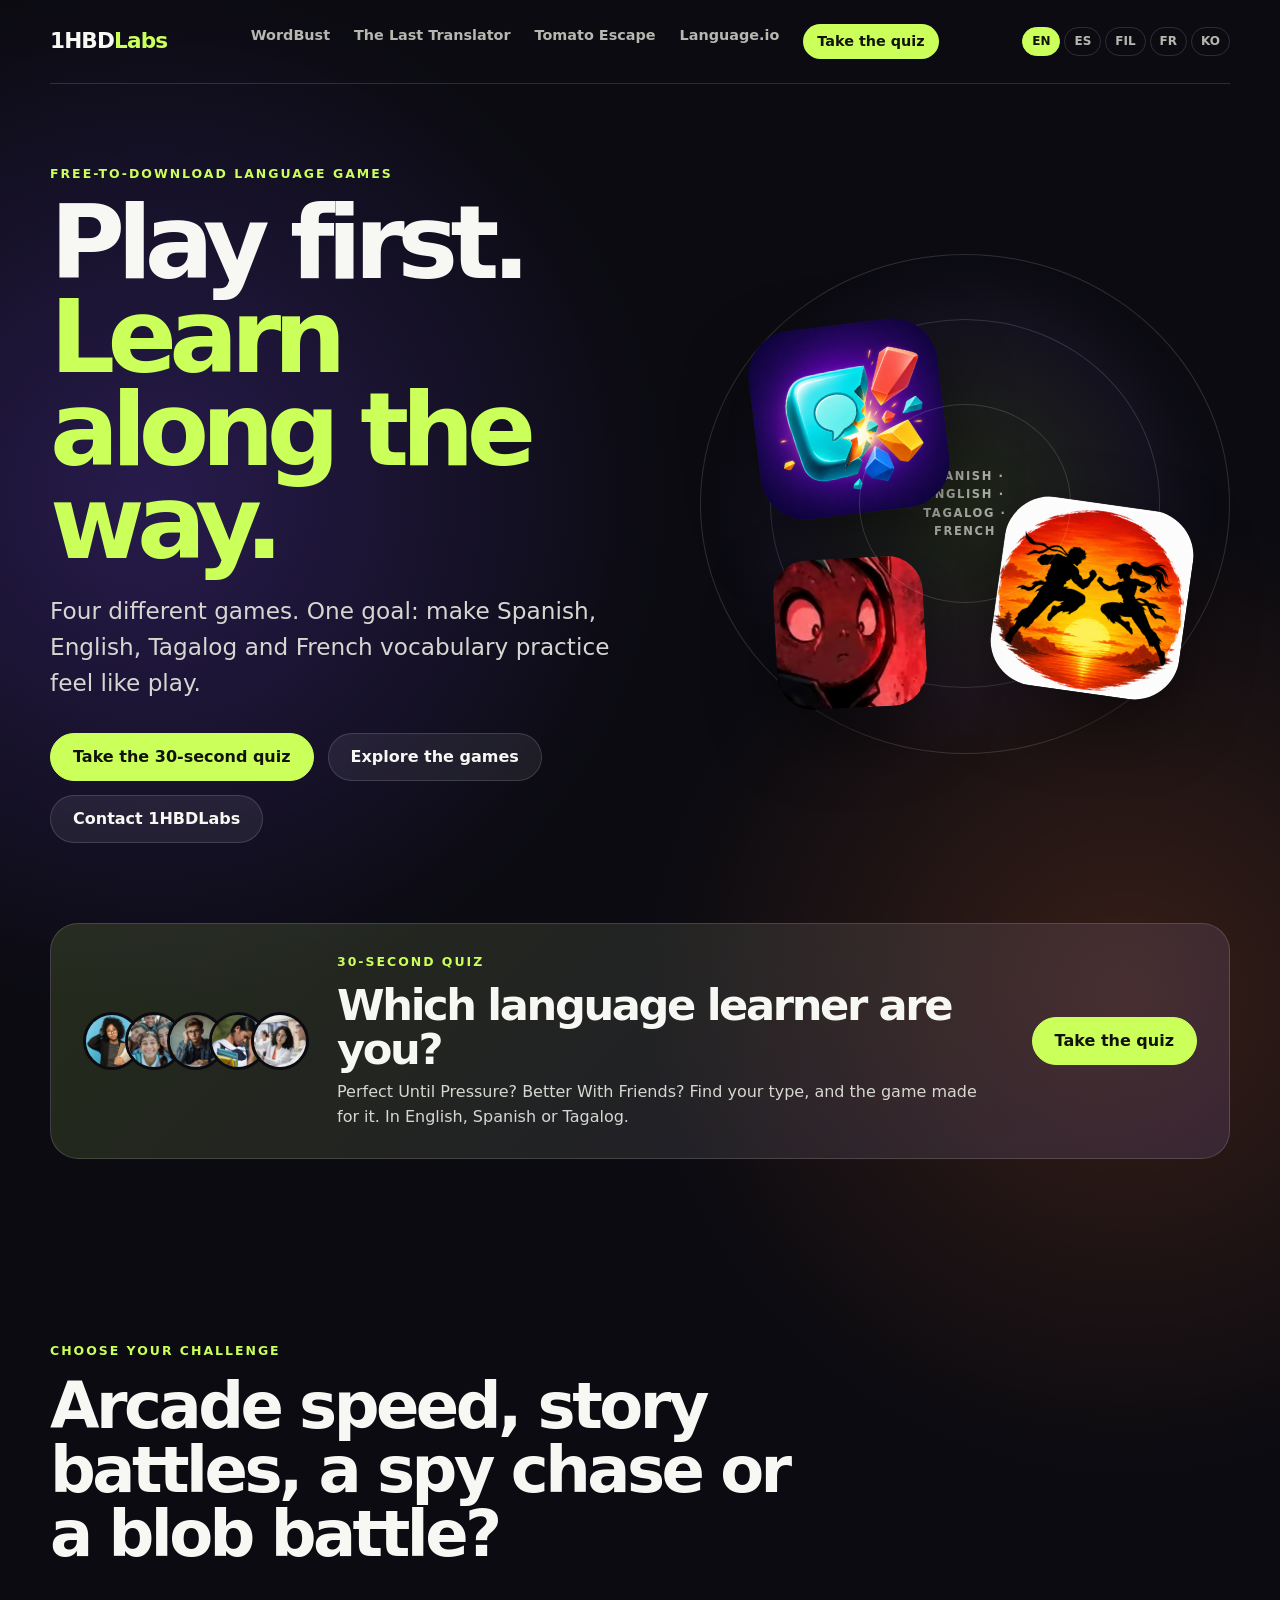
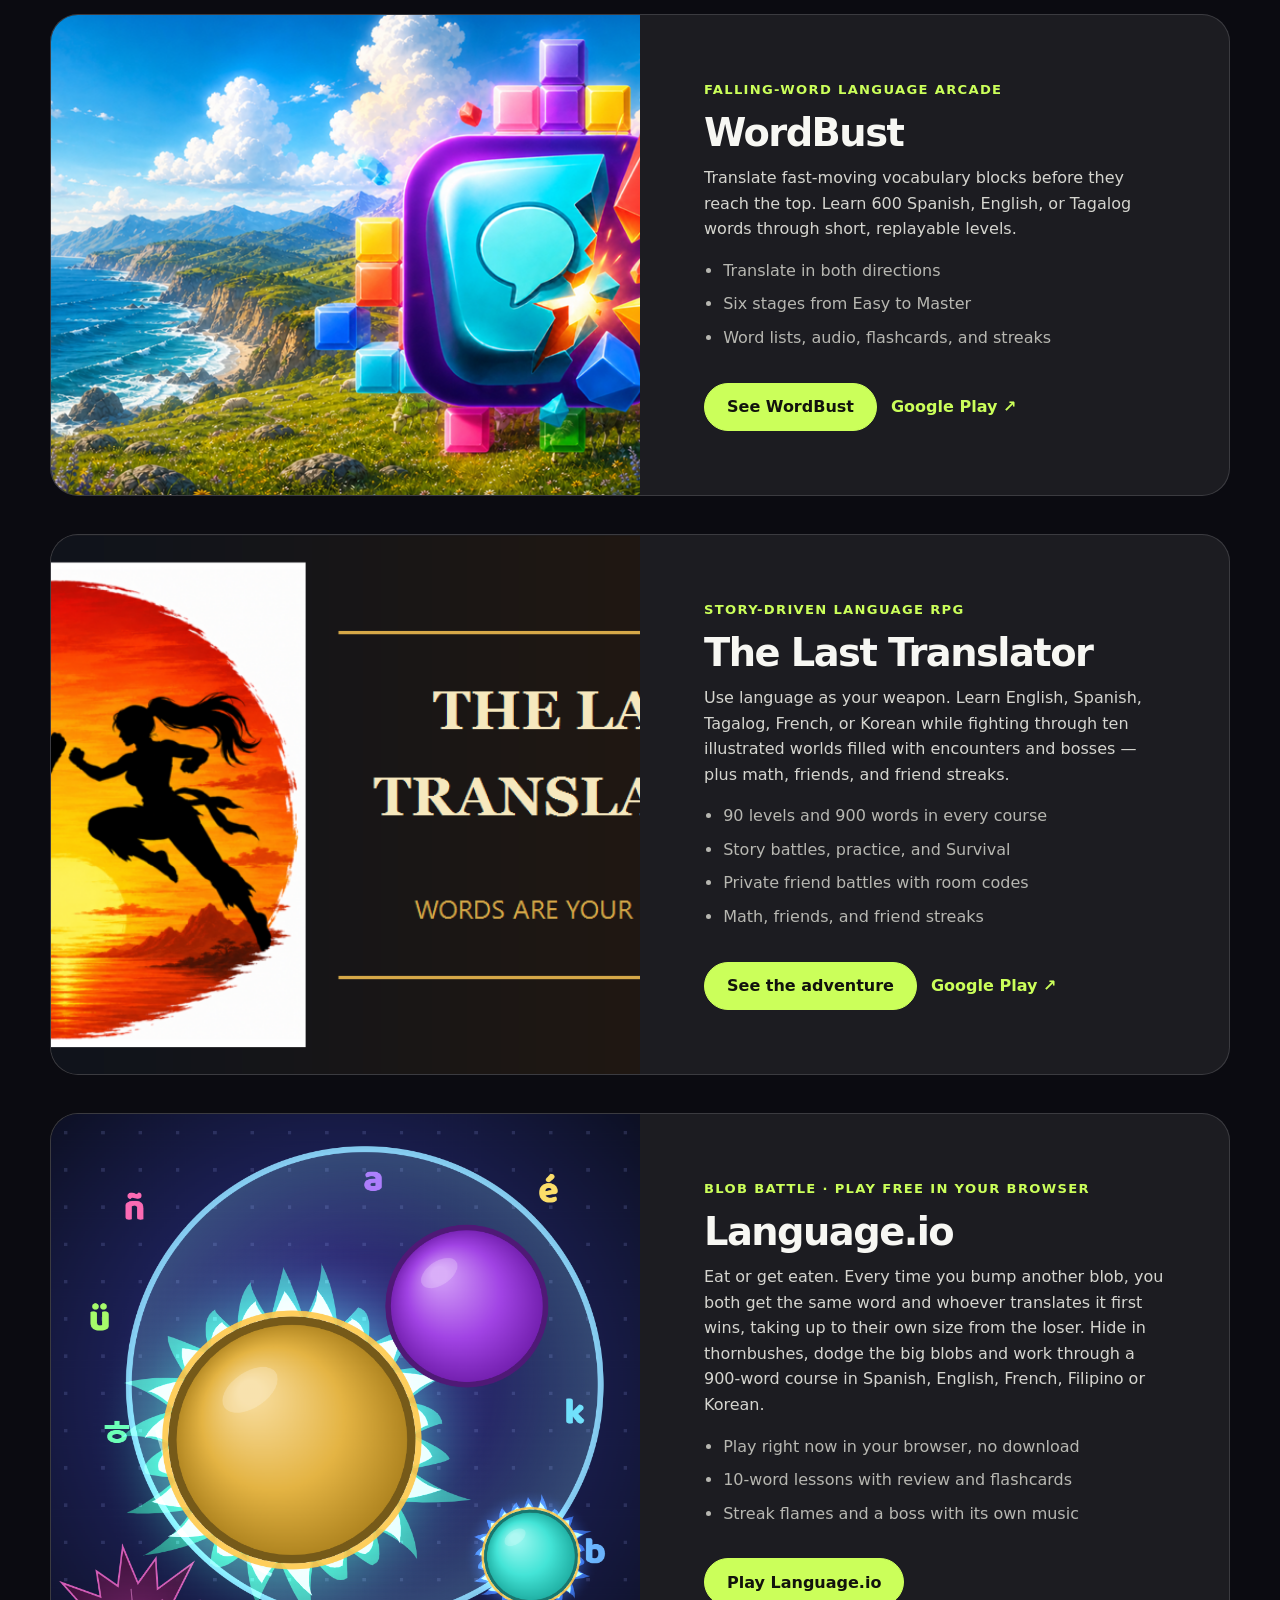
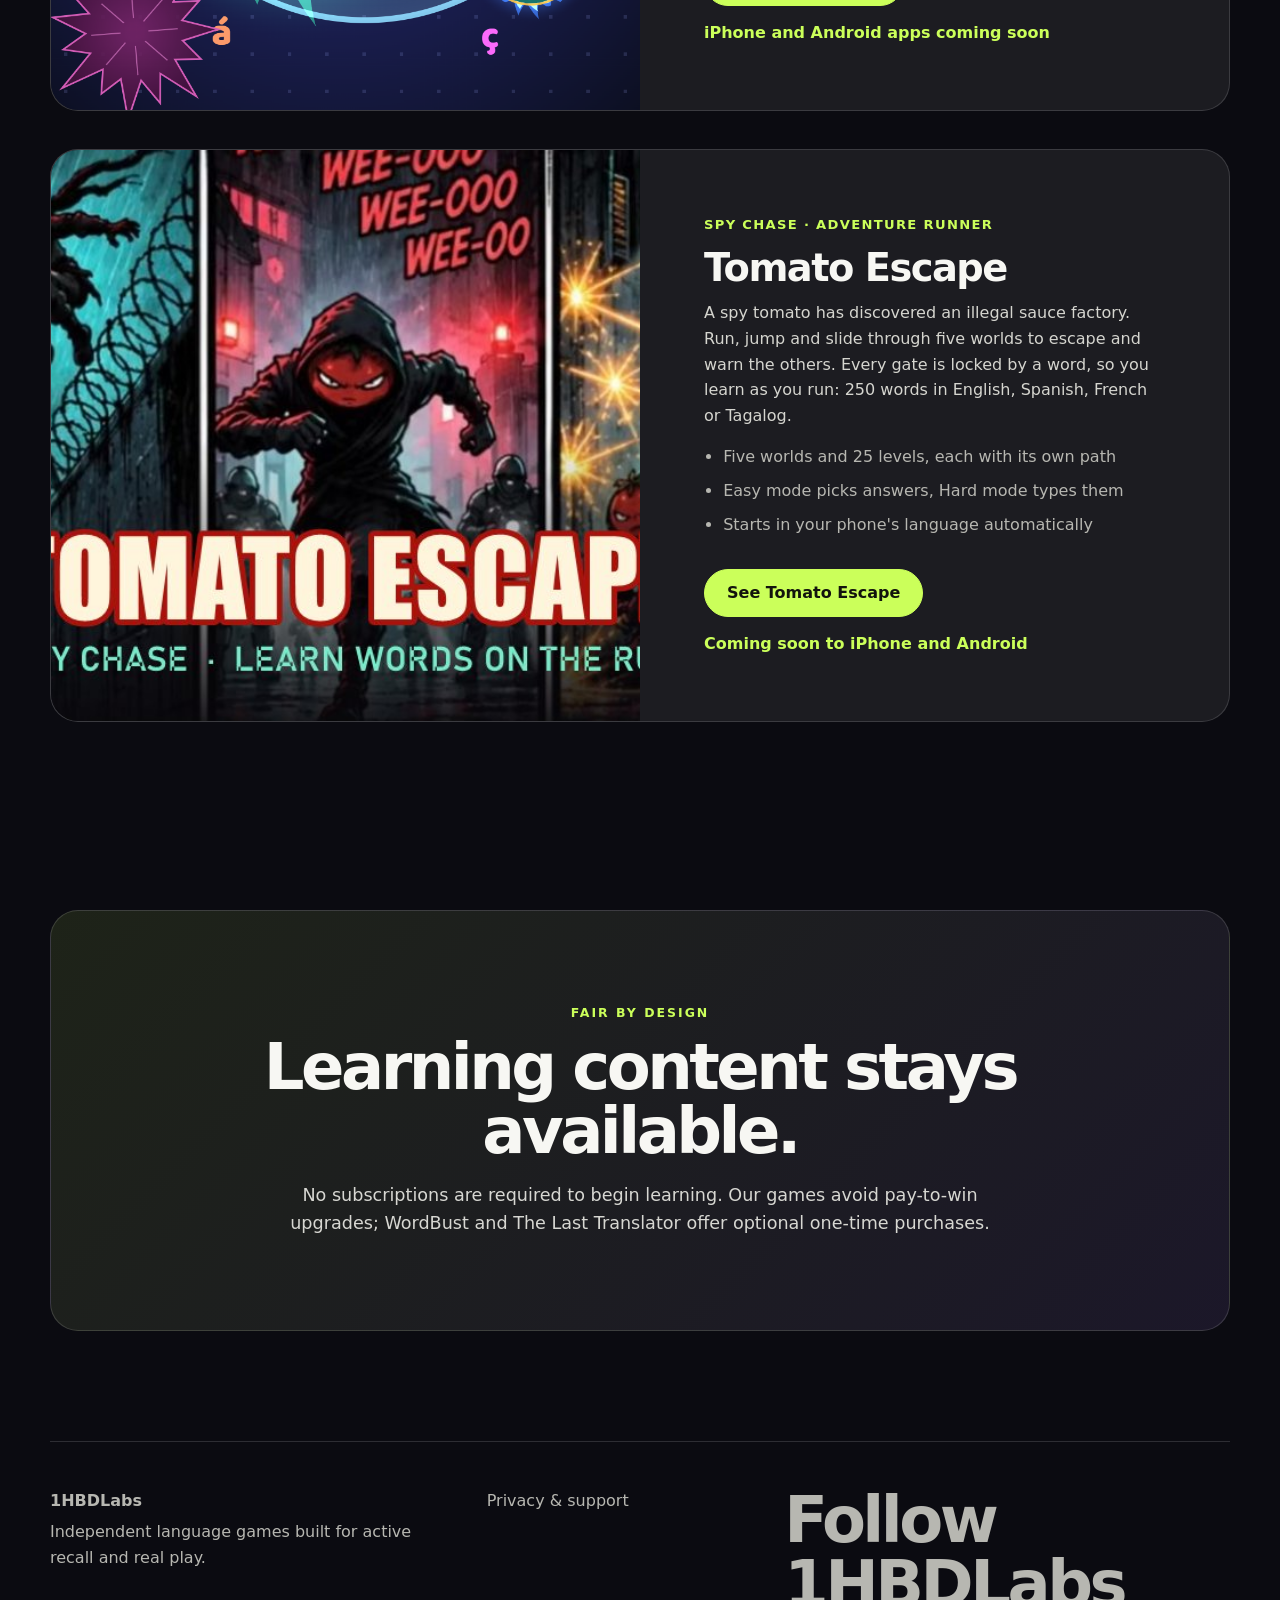
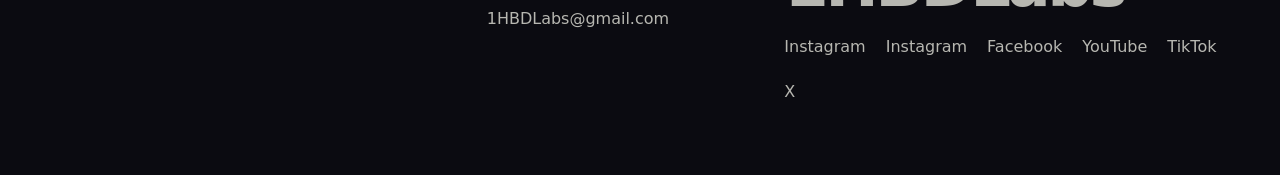
<file: index.html>
<!doctype html>
<html lang="en">
<head>
    <meta name="naver-site-verification" content="46e0f52aac4cc8a5b42002eeebf2fa727393f2ba" />
    <meta name="msvalidate.01" content="D8A7E4CD30D67AF1D0B50E3CD3E9DF0C" />    
  <meta charset="utf-8">
  <meta name="viewport" content="width=device-width, initial-scale=1">
  <title>1HBDLabs Language Games</title>
  <meta name="description" content="Learn Spanish, English, Tagalog and French through free-to-download games from 1HBDLabs: WordBust, The Last Translator, Tomato Escape and Language.io.">
  <link rel="canonical" href="https://westautomotivellc.github.io/1hbdlabs-games/">
  <meta property="og:title" content="1HBDLabs Language Games">
  <meta property="og:description" content="Arcade vocabulary practice and a story-driven language RPG for Spanish, English, and Tagalog learners.">
  <meta property="og:type" content="website">
  <meta property="og:url" content="https://westautomotivellc.github.io/1hbdlabs-games/">
  <meta property="og:image" content="https://westautomotivellc.github.io/1hbdlabs-games/assets/translator-feature.png">
  <link rel="alternate" hreflang="en" href="https://westautomotivellc.github.io/1hbdlabs-games/">
  <link rel="alternate" hreflang="es" href="https://westautomotivellc.github.io/1hbdlabs-games/es/">
  <link rel="alternate" hreflang="fr" href="https://westautomotivellc.github.io/1hbdlabs-games/fr/">
  <link rel="alternate" hreflang="ko" href="https://westautomotivellc.github.io/1hbdlabs-games/ko/">
  <link rel="alternate" hreflang="tl" href="https://westautomotivellc.github.io/1hbdlabs-games/tl/">
  <link rel="alternate" hreflang="x-default" href="https://westautomotivellc.github.io/1hbdlabs-games/">
  <script src="assets/lang.js" data-home-redirect></script>
  <link rel="stylesheet" href="assets/site.css">
  <script type="application/ld+json">
  {
    "@context": "https://schema.org",
    "@graph": [
      {
        "@type": "MobileApplication",
        "name": "The Last Translator",
        "description": "Story-driven language RPG. Learn English, Spanish, Tagalog, French and Korean through translation-based combat — plus math, friends and friend streaks.",
        "applicationCategory": "GameApplication",
        "operatingSystem": ["iOS", "Android"],
        "url": "https://westautomotivellc.github.io/1hbdlabs-games/the-last-translator/",
        "offers": { "@type": "Offer", "price": "0", "priceCurrency": "USD" },
        "installUrl": [
          "https://apps.apple.com/us/app/the-last-translator/id6797645925",
          "https://play.google.com/store/apps/details?id=com.lasttranslator.game"
        ],
        "author": { "@type": "Organization", "name": "1HBDLabs" }
      },
      {
        "@type": "MobileApplication",
        "name": "WordBust",
        "applicationCategory": "GameApplication",
        "operatingSystem": ["iOS", "Android"],
        "url": "https://westautomotivellc.github.io/1hbdlabs-games/wordbust/",
        "offers": { "@type": "Offer", "price": "0", "priceCurrency": "USD" },
        "installUrl": [
          "https://apps.apple.com/us/app/wordbust-spanish-arcade/id6800866615",
          "https://play.google.com/store/apps/details?id=com.hbdlabs.wordbust"
        ],
        "author": { "@type": "Organization", "name": "1HBDLabs" }
      },
      {
        "@type": ["MobileApplication", "VideoGame"],
        "name": "Tomato Escape: Word Runner",
        "description": "Adventure chase game first, language app second. Help a spy tomato escape an illegal sauce factory and learn 250 words in English, Spanish, French or Tagalog.",
        "applicationCategory": "GameApplication",
        "operatingSystem": ["iOS", "Android"],
        "url": "https://westautomotivellc.github.io/1hbdlabs-games/tomato-escape/",
        "offers": { "@type": "Offer", "price": "0", "priceCurrency": "USD" },
        "author": { "@type": "Organization", "name": "1HBDLabs" }
      },
      {
        "@type": "VideoGame",
        "name": "Language.io",
        "description": "Free browser blob battle game where every bump is a word duel. Learn Spanish, English, French, Filipino or Korean through a 900-word course.",
        "genre": ["Action", "Educational"],
        "gamePlatform": "Web browser",
        "url": "https://westautomotivellc.github.io/1hbdlabs-games/language-io/",
        "image": "https://westautomotivellc.github.io/1hbdlabs-games/assets/languageio-icon.png",
        "offers": { "@type": "Offer", "price": "0", "priceCurrency": "USD" },
        "author": { "@type": "Organization", "name": "1HBDLabs" }
      }
    ]
  }
  </script>
    <script type="application/ld+json">
        {
        "@context": "https://schema.org", "@type": "Organization", "name": "1HBDLabs", "url": "https://westautomotivellc.github.io/1hbdlabs-games/", "sameAs": ["https://www.instagram.com/1hbdlabs/", "https://www.instagram.com/1hbdlabspinoy/", "https://www.facebook.com/profile.php?id=61595015621183", "https://www.youtube.com/@Literawy_land", "https://www.tiktok.com/@bdotroad", "https://x.com/1hbdlabs"]}
    </script>
</head>
<body>
  <header class="site-header">
    <a class="brand" href="./" aria-label="1HBDLabs home">1HBD<span>Labs</span></a>
    <nav aria-label="Main navigation">
      <a href="wordbust/">WordBust</a>
      <a href="the-last-translator/">The Last Translator</a>
      <a href="tomato-escape/">Tomato Escape</a>
      <a href="language-io/">Language.io</a>
      <a class="nav-quiz" href="quiz/">Take the quiz</a>
    </nav>
    <div class="lang-switch" aria-label="Language">
      <a href="./" data-setlang="en" aria-current="true" lang="en">EN</a>
      <a href="es/" data-setlang="es" lang="es">ES</a>
      <a href="tl/" data-setlang="tl" lang="tl">FIL</a>
      <a href="fr/" data-setlang="fr" lang="fr">FR</a>
      <a href="ko/" data-setlang="ko" lang="ko">KO</a>
    </div>
  </header>

  <main>
    <section class="hero home-hero">
      <div class="hero-copy">
        <p class="eyebrow">Free-to-download language games</p>
        <h1>Play first.<br><span>Learn along the way.</span></h1>
        <p class="lede">Four different games. One goal: make Spanish, English, Tagalog and French vocabulary practice feel like play.</p>
        <div class="hero-actions">
          <a class="button primary" href="quiz/">Take the 30-second quiz</a>
          <a class="button ghost" href="#games">Explore the games</a>
          <a class="button ghost" href="mailto:1HBDLabs@gmail.com">Contact 1HBDLabs</a>
        </div>
      </div>
      <div class="icon-orbit" aria-label="WordBust, The Last Translator and Tomato Escape app icons">
        <img class="orbit-icon orbit-one" src="assets/wordbust-icon.png" alt="WordBust app icon">
        <img class="orbit-icon orbit-two" src="assets/translator-icon.png" alt="The Last Translator app icon">
        <img class="orbit-icon orbit-three" src="assets/tomato-icon.png" alt="Tomato Escape app icon">
        <span class="orbit-label">SPANISH · ENGLISH · TAGALOG · FRENCH</span>
      </div>
    </section>

    <section class="quiz-banner" aria-label="Learner type quiz">
      <div class="quiz-faces" aria-hidden="true">
        <img src="assets/type-pressure.jpg" alt="">
        <img src="assets/type-friends.jpg" alt="">
        <img src="assets/type-school.jpg" alt="">
        <img src="assets/type-forgetful.jpg" alt="">
        <img src="assets/type-science.jpg" alt="">
      </div>
      <div>
        <p class="eyebrow">30-second quiz</p>
        <h2>Which language learner are you?</h2>
        <p>Perfect Until Pressure? Better With Friends? Find your type, and the game made for it. In English, Spanish or Tagalog.</p>
      </div>
      <a class="button primary" href="quiz/">Take the quiz</a>
    </section>

    <section class="games-section" id="games">
      <div class="section-heading">
        <p class="eyebrow">Choose your challenge</p>
        <h2>Arcade speed, story battles, a spy chase or a blob battle?</h2>
      </div>

      <article class="game-card wordbust-card">
        <div class="game-art">
          <img src="assets/wordbust-feature.png" alt="WordBust falling-word arcade game artwork">
        </div>
        <div class="game-copy">
          <p class="game-type">Falling-word language arcade</p>
          <h3>WordBust</h3>
          <p>Translate fast-moving vocabulary blocks before they reach the top. Learn 600 Spanish, English, or Tagalog words through short, replayable levels.</p>
          <ul class="feature-list">
            <li>Translate in both directions</li>
            <li>Six stages from Easy to Master</li>
            <li>Word lists, audio, flashcards, and streaks</li>
          </ul>
          <div class="card-actions">
            <a class="button primary" href="wordbust/">See WordBust</a>
            <a class="text-link" href="https://play.google.com/store/apps/details?id=com.hbdlabs.wordbust">Google Play ↗</a>
          </div>
        </div>
      </article>

      <article class="game-card translator-card">
        <div class="game-art">
          <img src="assets/translator-feature.png" alt="The Last Translator fantasy language adventure artwork">
        </div>
        <div class="game-copy">
          <p class="game-type">Story-driven language RPG</p>
          <h3>The Last Translator</h3>
          <p>Use language as your weapon. Learn English, Spanish, Tagalog, French, or Korean while fighting through ten illustrated worlds filled with encounters and bosses — plus math, friends, and friend streaks.</p>
          <ul class="feature-list">
            <li>90 levels and 900 words in every course</li>
            <li>Story battles, practice, and Survival</li>
            <li>Private friend battles with room codes</li>
            <li>Math, friends, and friend streaks</li>
          </ul>
          <div class="card-actions">
            <a class="button primary" href="the-last-translator/">See the adventure</a>
            <a class="text-link" href="https://play.google.com/store/apps/details?id=com.lasttranslator.game">Google Play ↗</a>
          </div>
        </div>
      </article>

      <article class="game-card languageio-card">
        <div class="game-art">
          <img src="assets/languageio-icon.png" alt="Language.io artwork: two blobs locked in a glowing word-duel bubble">
        </div>
        <div class="game-copy">
          <p class="game-type">Blob battle · play free in your browser</p>
          <h3>Language.io</h3>
          <p>Eat or get eaten. Every time you bump another blob, you both get the same word and whoever translates it first wins, taking up to their own size from the loser. Hide in thornbushes, dodge the big blobs and work through a 900-word course in Spanish, English, French, Filipino or Korean.</p>
          <ul class="feature-list">
            <li>Play right now in your browser, no download</li>
            <li>10-word lessons with review and flashcards</li>
            <li>Streak flames and a boss with its own music</li>
          </ul>
          <div class="card-actions">
            <a class="button primary" href="language-io/">Play Language.io</a>
            <span class="text-link">iPhone and Android apps coming soon</span>
          </div>
        </div>
      </article>

      <article class="game-card tomato-card">
        <div class="game-art">
          <img src="assets/tomato-feature.jpg" alt="Tomato Escape comic art: spy tomatoes escaping guards">
        </div>
        <div class="game-copy">
          <p class="game-type">Spy chase · adventure runner</p>
          <h3>Tomato Escape</h3>
          <p>A spy tomato has discovered an illegal sauce factory. Run, jump and slide through five worlds to escape and warn the others. Every gate is locked by a word, so you learn as you run: 250 words in English, Spanish, French or Tagalog.</p>
          <ul class="feature-list">
            <li>Five worlds and 25 levels, each with its own path</li>
            <li>Easy mode picks answers, Hard mode types them</li>
            <li>Starts in your phone's language automatically</li>
          </ul>
          <div class="card-actions">
            <a class="button primary" href="tomato-escape/">See Tomato Escape</a>
            <span class="text-link">Coming soon to iPhone and Android</span>
          </div>
        </div>
      </article>
    </section>

    <section class="promise">
      <p class="eyebrow">Fair by design</p>
      <h2>Learning content stays available.</h2>
      <p>No subscriptions are required to begin learning. Our games avoid pay-to-win upgrades; WordBust and The Last Translator offer optional one-time purchases.</p>
    </section>
  </main>

  <footer>
    <div>
      <strong>1HBDLabs</strong>
      <p>Independent language games built for active recall and real play.</p>
    </div>
    <div class="footer-links">
      <a href="https://the-last-translator-privacy.westautomotive123.chatgpt.site/">Privacy & support</a>
      <a href="mailto:1HBDLabs@gmail.com">1HBDLabs@gmail.com</a>
    </div>
  <section class="social-links"><h2>Follow 1HBDLabs</h2><div class="footer-links"><a href="https://www.instagram.com/1hbdlabs/">Instagram</a><a href="https://www.instagram.com/1hbdlabspinoy/">Instagram</a><a href="https://www.facebook.com/profile.php?id=61595015621183">Facebook</a><a href="https://www.youtube.com/@Literawy_land">YouTube</a><a href="https://www.tiktok.com/@bdotroad">TikTok</a><a href="https://x.com/1hbdlabs">X</a></div></section></footer>
</body>
</html>
</file>
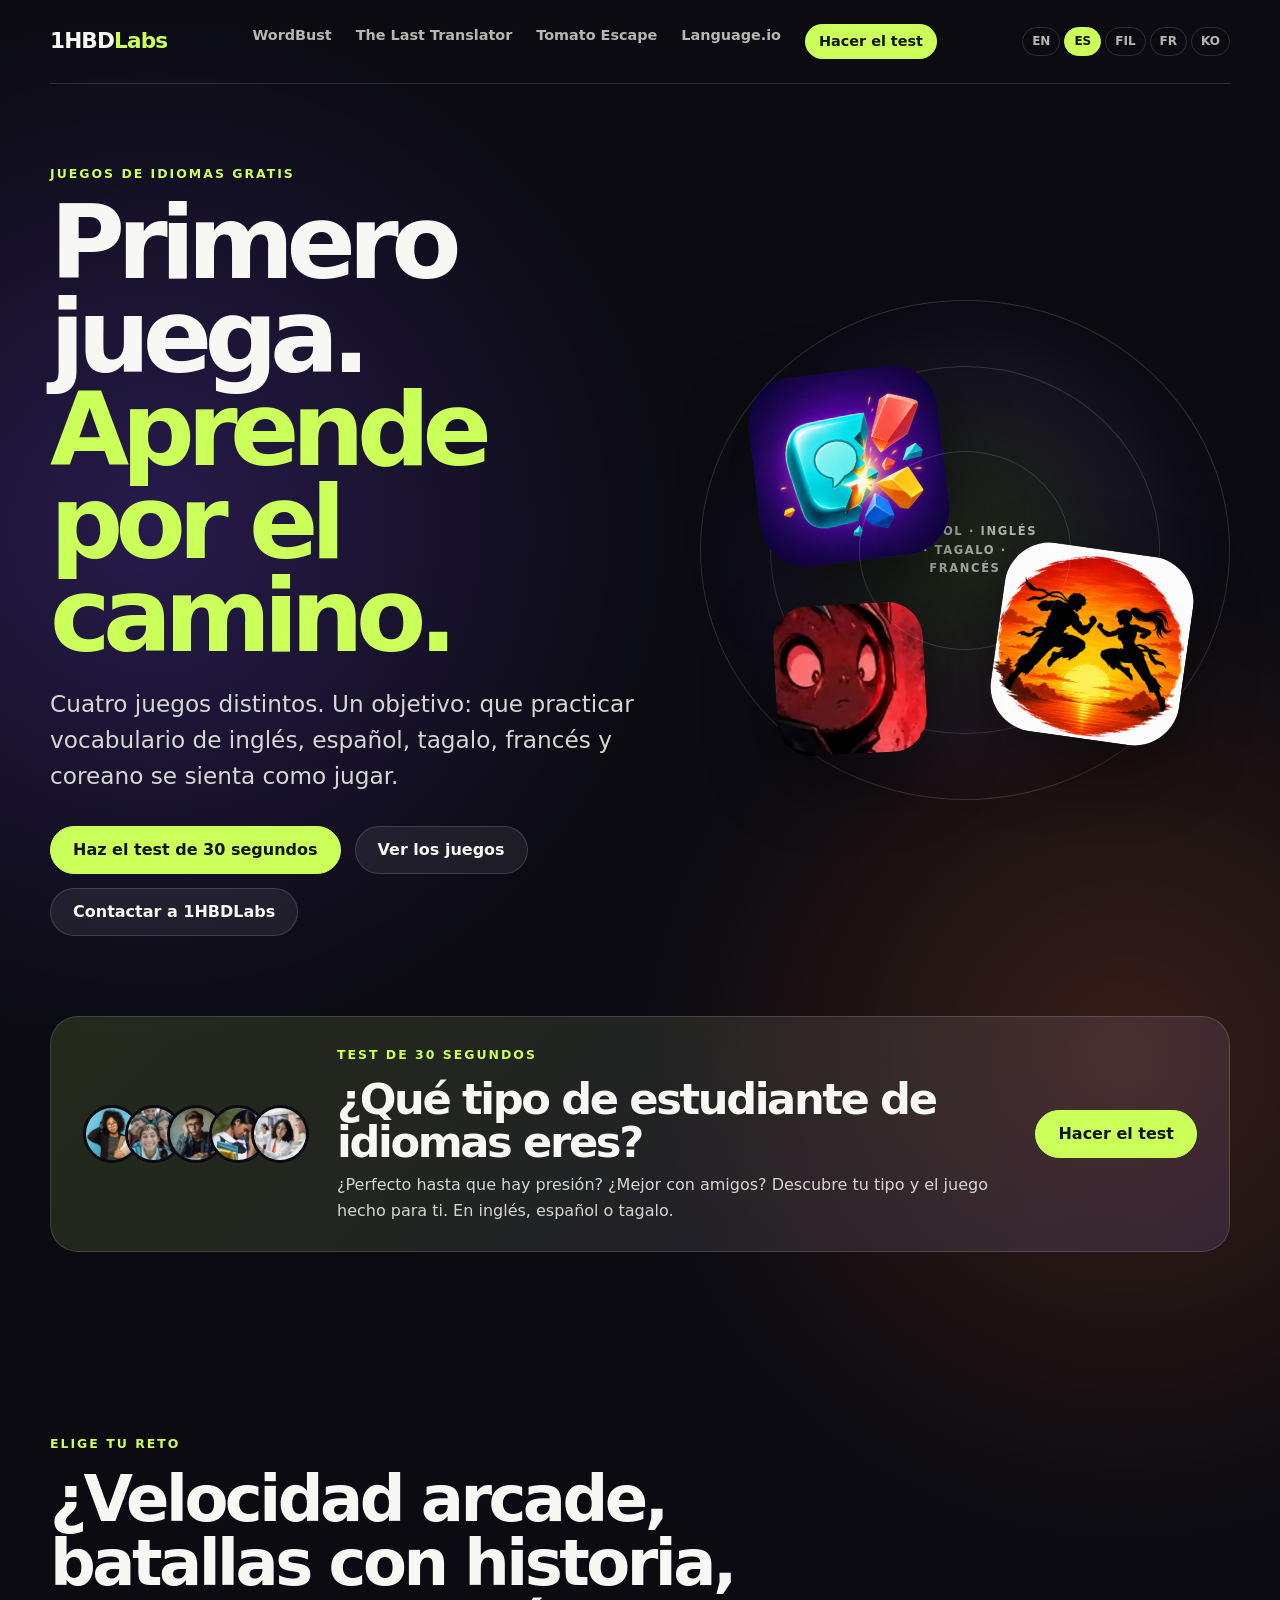
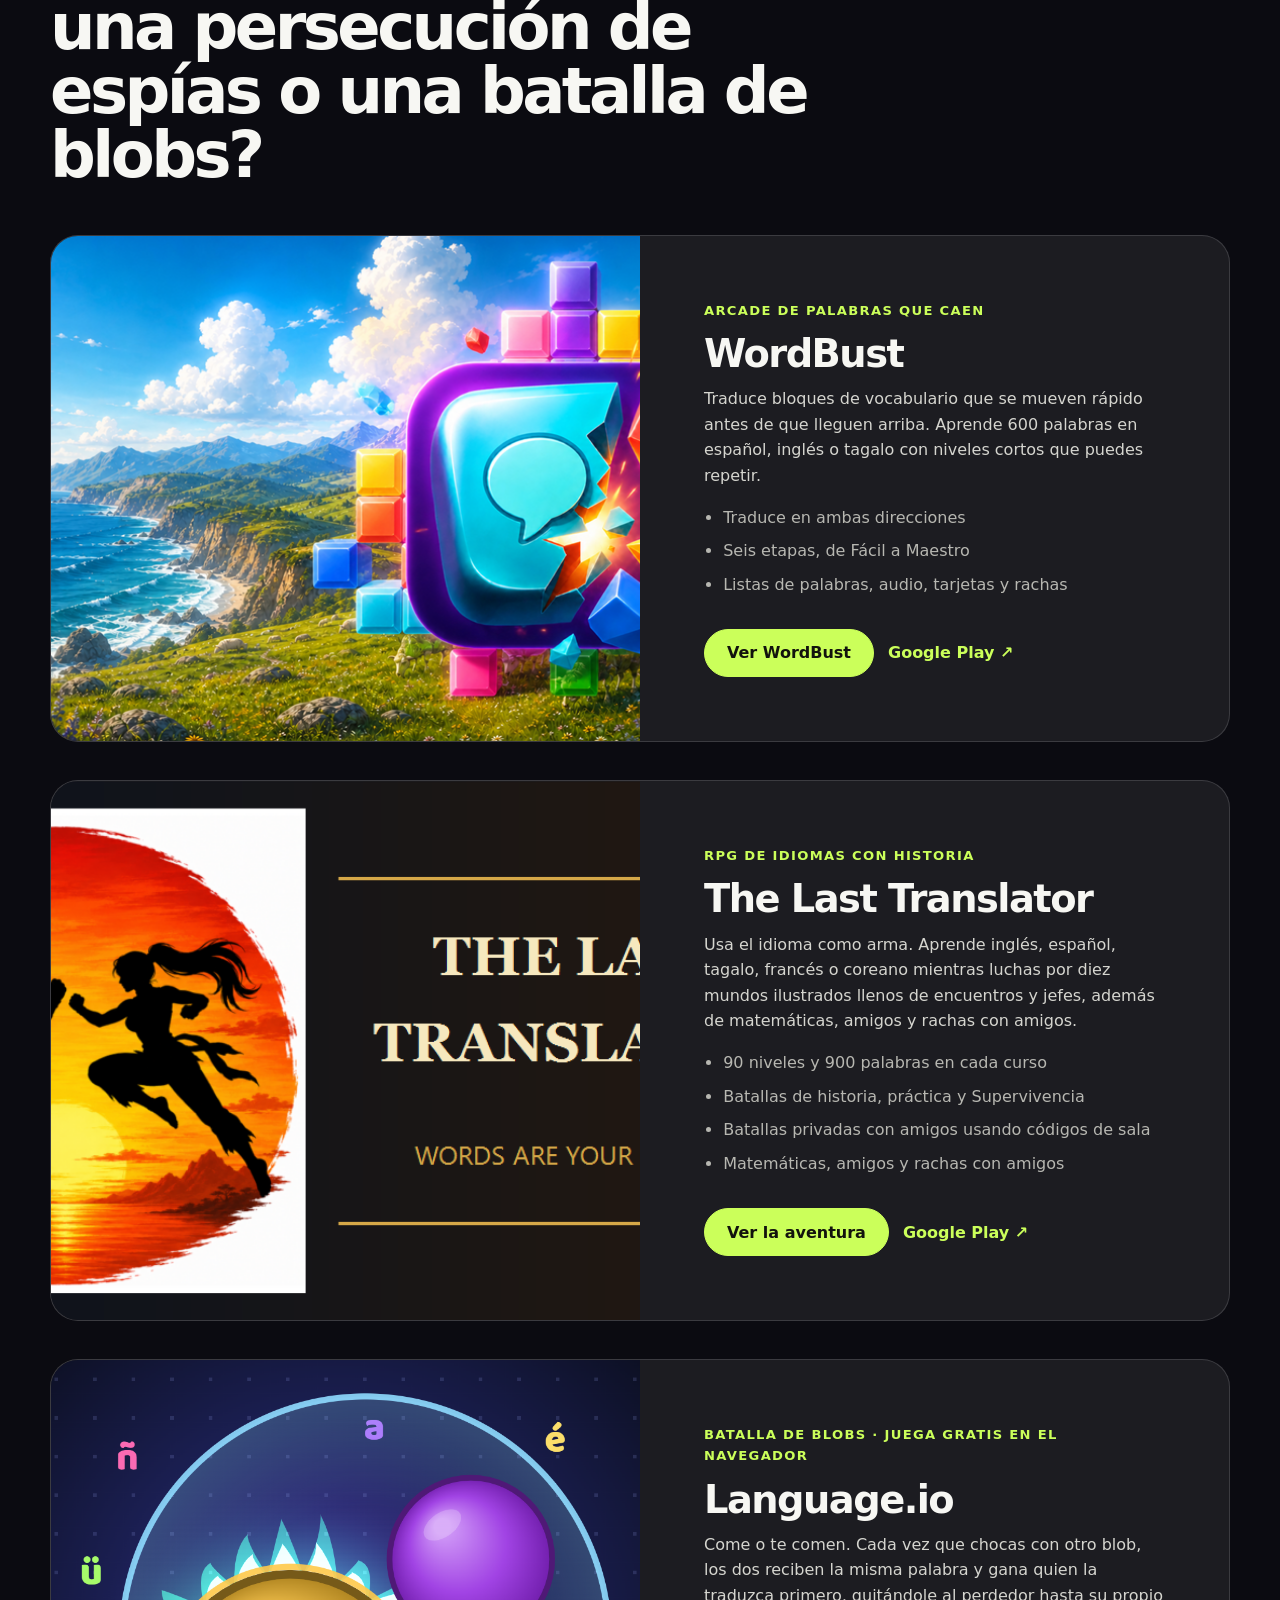
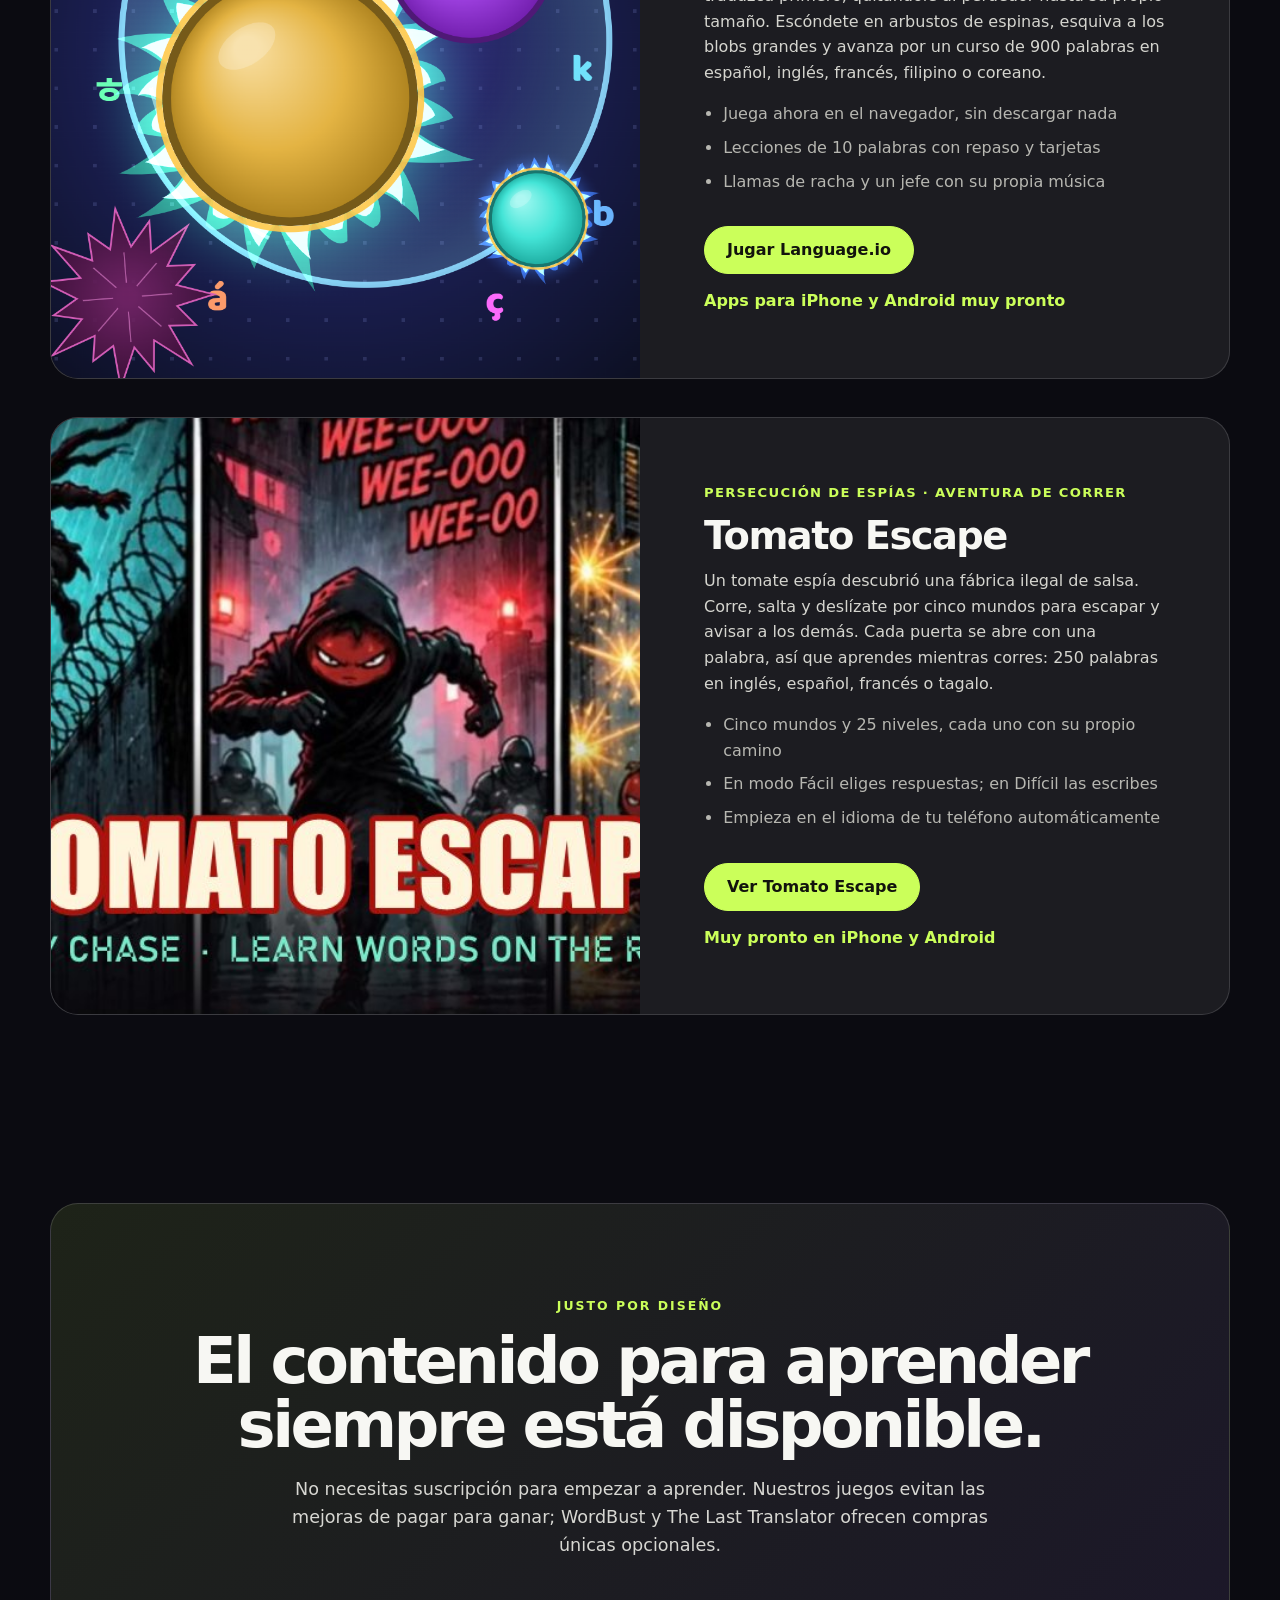
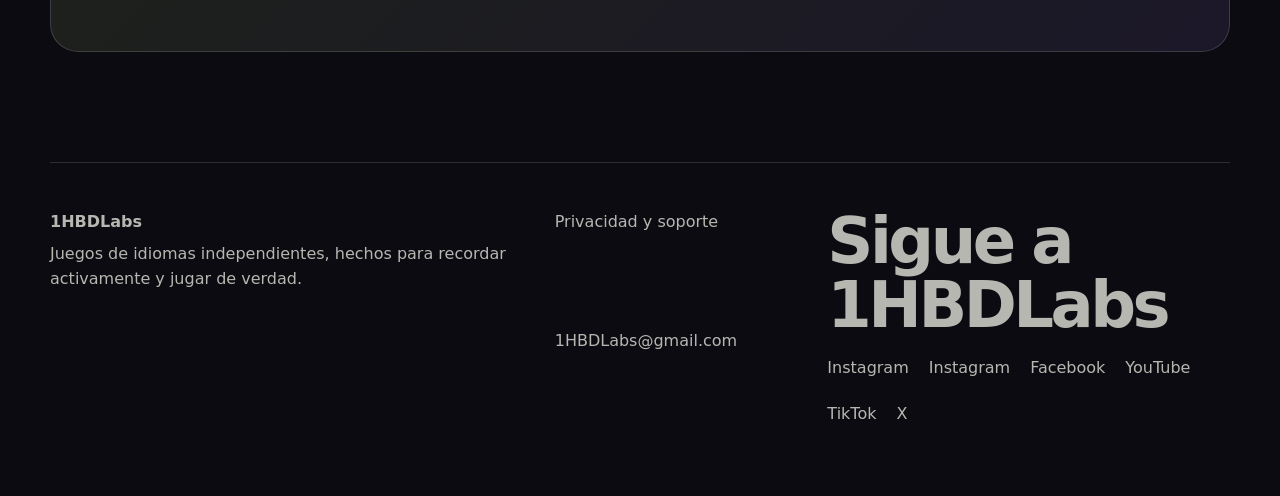
<file: es/index.html>
<!doctype html>
<html lang="es">
<head>
    <meta name="naver-site-verification" content="46e0f52aac4cc8a5b42002eeebf2fa727393f2ba" />
    <meta name="msvalidate.01" content="D8A7E4CD30D67AF1D0B50E3CD3E9DF0C" />    
  <meta charset="utf-8">
  <meta name="viewport" content="width=device-width, initial-scale=1">
  <title>Juegos para aprender idiomas gratis | 1HBDLabs</title>
  <meta name="description" content="Aprende inglés, español, francés, coreano y tagalo jugando. Juegos gratis de vocabulario de 1HBDLabs: WordBust, The Last Translator, Tomato Escape y Language.io, que se juega gratis en el navegador.">
  <link rel="canonical" href="https://westautomotivellc.github.io/1hbdlabs-games/es/">
  <meta property="og:title" content="Juegos para aprender idiomas gratis | 1HBDLabs">
  <meta property="og:description" content="Juegos de vocabulario arcade, un RPG de idiomas con historia y un juego de blobs en el navegador para aprender inglés, español, francés, coreano y tagalo.">
  <meta property="og:type" content="website">
  <meta property="og:url" content="https://westautomotivellc.github.io/1hbdlabs-games/es/">
  <meta property="og:image" content="https://westautomotivellc.github.io/1hbdlabs-games/assets/translator-feature.png">
  <link rel="alternate" hreflang="en" href="https://westautomotivellc.github.io/1hbdlabs-games/">
  <link rel="alternate" hreflang="es" href="https://westautomotivellc.github.io/1hbdlabs-games/es/">
  <link rel="alternate" hreflang="fr" href="https://westautomotivellc.github.io/1hbdlabs-games/fr/">
  <link rel="alternate" hreflang="ko" href="https://westautomotivellc.github.io/1hbdlabs-games/ko/">
  <link rel="alternate" hreflang="tl" href="https://westautomotivellc.github.io/1hbdlabs-games/tl/">
  <link rel="alternate" hreflang="x-default" href="https://westautomotivellc.github.io/1hbdlabs-games/">
  <script src="../assets/lang.js"></script>
  <link rel="stylesheet" href="../assets/site.css">
  <script type="application/ld+json">
  {
    "@context": "https://schema.org",
    "@graph": [
      {
        "@type": "MobileApplication",
        "name": "The Last Translator",
        "description": "RPG de idiomas con historia. Learn English, Spanish, Tagalog, French and Korean through translation-based combat — plus math, friends and friend streaks.",
        "applicationCategory": "GameApplication",
        "operatingSystem": ["iOS", "Android"],
        "url": "https://westautomotivellc.github.io/1hbdlabs-games/the-last-translator/",
        "offers": { "@type": "Offer", "price": "0", "priceCurrency": "USD" },
        "installUrl": [
          "https://apps.apple.com/us/app/the-last-translator/id6797645925",
          "https://play.google.com/store/apps/details?id=com.lasttranslator.game"
        ],
        "author": { "@type": "Organization", "name": "1HBDLabs" }
      },
      {
        "@type": "MobileApplication",
        "name": "WordBust",
        "applicationCategory": "GameApplication",
        "operatingSystem": ["iOS", "Android"],
        "url": "https://westautomotivellc.github.io/1hbdlabs-games/wordbust/",
        "offers": { "@type": "Offer", "price": "0", "priceCurrency": "USD" },
        "installUrl": [
          "https://apps.apple.com/us/app/wordbust-spanish-arcade/id6800866615",
          "https://play.google.com/store/apps/details?id=com.hbdlabs.wordbust"
        ],
        "author": { "@type": "Organization", "name": "1HBDLabs" }
      },
      {
        "@type": ["MobileApplication", "VideoGame"],
        "name": "Tomato Escape: Word Runner",
        "description": "Adventure chase game first, language app second. Help a spy tomato escape an illegal sauce factory and learn 250 words in English, Spanish, French or Tagalog.",
        "applicationCategory": "GameApplication",
        "operatingSystem": ["iOS", "Android"],
        "url": "https://westautomotivellc.github.io/1hbdlabs-games/tomato-escape/",
        "offers": { "@type": "Offer", "price": "0", "priceCurrency": "USD" },
        "author": { "@type": "Organization", "name": "1HBDLabs" }
      },
      {
        "@type": "VideoGame",
        "name": "Language.io",
        "description": "Free browser blob battle game where every bump is a word duel. Learn Spanish, English, French, Filipino or Korean through a 900-word course.",
        "genre": ["Action", "Educational"],
        "gamePlatform": "Web browser",
        "url": "https://westautomotivellc.github.io/1hbdlabs-games/language-io/",
        "image": "https://westautomotivellc.github.io/1hbdlabs-games/assets/languageio-icon.png",
        "offers": { "@type": "Offer", "price": "0", "priceCurrency": "USD" },
        "author": { "@type": "Organization", "name": "1HBDLabs" }
      }
    ]
  }
  </script>
    <script type="application/ld+json">
        {
        "@context": "https://schema.org", "@type": "Organization", "name": "1HBDLabs", "url": "https://westautomotivellc.github.io/1hbdlabs-games/", "sameAs": ["https://www.instagram.com/1hbdlabs/", "https://www.instagram.com/1hbdlabspinoy/", "https://www.facebook.com/profile.php?id=61595015621183", "https://www.youtube.com/@Literawy_land", "https://www.tiktok.com/@bdotroad", "https://x.com/1hbdlabs"]}
    </script>
</head>
<body>
  <header class="site-header">
    <a class="brand" href="../" aria-label="1HBDLabs home">1HBD<span>Labs</span></a>
    <nav aria-label="Main navigation">
      <a href="../wordbust/">WordBust</a>
      <a href="../the-last-translator/">The Last Translator</a>
      <a href="../tomato-escape/">Tomato Escape</a>
      <a href="../language-io/?lang=es">Language.io</a>
      <a class="nav-quiz" href="../quiz/">Hacer el test</a>
    </nav>
    <div class="lang-switch" aria-label="Language">
      <a href="../" data-setlang="en" lang="en">EN</a>
      <a href="./" data-setlang="es" aria-current="true" lang="es">ES</a>
      <a href="../tl/" data-setlang="tl" lang="tl">FIL</a>
      <a href="../fr/" data-setlang="fr" lang="fr">FR</a>
      <a href="../ko/" data-setlang="ko" lang="ko">KO</a>
    </div>
  </header>

  <main>
    <section class="hero home-hero">
      <div class="hero-copy">
        <p class="eyebrow">Juegos de idiomas gratis</p>
        <h1>Primero juega.<br><span>Aprende por el camino.</span></h1>
        <p class="lede">Cuatro juegos distintos. Un objetivo: que practicar vocabulario de inglés, español, tagalo, francés y coreano se sienta como jugar.</p>
        <div class="hero-actions">
          <a class="button primary" href="../quiz/">Haz el test de 30 segundos</a>
          <a class="button ghost" href="#games">Ver los juegos</a>
          <a class="button ghost" href="mailto:1HBDLabs@gmail.com">Contactar a 1HBDLabs</a>
        </div>
      </div>
      <div class="icon-orbit" aria-label="WordBust, The Last Translator and Tomato Escape app icons">
        <img class="orbit-icon orbit-one" src="../assets/wordbust-icon.png" alt="WordBust app icon">
        <img class="orbit-icon orbit-two" src="../assets/translator-icon.png" alt="The Last Translator app icon">
        <img class="orbit-icon orbit-three" src="../assets/tomato-icon.png" alt="Tomato Escape app icon">
        <span class="orbit-label">ESPAÑOL · INGLÉS · TAGALO · FRANCÉS</span>
      </div>
    </section>

    <section class="quiz-banner" aria-label="Learner type quiz">
      <div class="quiz-faces" aria-hidden="true">
        <img src="../assets/type-pressure.jpg" alt="">
        <img src="../assets/type-friends.jpg" alt="">
        <img src="../assets/type-school.jpg" alt="">
        <img src="../assets/type-forgetful.jpg" alt="">
        <img src="../assets/type-science.jpg" alt="">
      </div>
      <div>
        <p class="eyebrow">Test de 30 segundos</p>
        <h2>¿Qué tipo de estudiante de idiomas eres?</h2>
        <p>¿Perfecto hasta que hay presión? ¿Mejor con amigos? Descubre tu tipo y el juego hecho para ti. En inglés, español o tagalo.</p>
      </div>
      <a class="button primary" href="../quiz/">Hacer el test</a>
    </section>

    <section class="games-section" id="games">
      <div class="section-heading">
        <p class="eyebrow">Elige tu reto</p>
        <h2>¿Velocidad arcade, batallas con historia, una persecución de espías o una batalla de blobs?</h2>
      </div>

      <article class="game-card wordbust-card">
        <div class="game-art">
          <img src="../assets/wordbust-feature.png" alt="WordBust falling-word arcade game artwork">
        </div>
        <div class="game-copy">
          <p class="game-type">Arcade de palabras que caen</p>
          <h3>WordBust</h3>
          <p>Traduce bloques de vocabulario que se mueven rápido antes de que lleguen arriba. Aprende 600 palabras en español, inglés o tagalo con niveles cortos que puedes repetir.</p>
          <ul class="feature-list">
            <li>Traduce en ambas direcciones</li>
            <li>Seis etapas, de Fácil a Maestro</li>
            <li>Listas de palabras, audio, tarjetas y rachas</li>
          </ul>
          <div class="card-actions">
            <a class="button primary" href="../wordbust/">Ver WordBust</a>
            <a class="text-link" href="https://play.google.com/store/apps/details?id=com.hbdlabs.wordbust">Google Play ↗</a>
          </div>
        </div>
      </article>

      <article class="game-card translator-card">
        <div class="game-art">
          <img src="../assets/translator-feature.png" alt="The Last Translator fantasy language adventure artwork">
        </div>
        <div class="game-copy">
          <p class="game-type">RPG de idiomas con historia</p>
          <h3>The Last Translator</h3>
          <p>Usa el idioma como arma. Aprende inglés, español, tagalo, francés o coreano mientras luchas por diez mundos ilustrados llenos de encuentros y jefes, además de matemáticas, amigos y rachas con amigos.</p>
          <ul class="feature-list">
            <li>90 niveles y 900 palabras en cada curso</li>
            <li>Batallas de historia, práctica y Supervivencia</li>
            <li>Batallas privadas con amigos usando códigos de sala</li>
            <li>Matemáticas, amigos y rachas con amigos</li>
          </ul>
          <div class="card-actions">
            <a class="button primary" href="../the-last-translator/">Ver la aventura</a>
            <a class="text-link" href="https://play.google.com/store/apps/details?id=com.lasttranslator.game">Google Play ↗</a>
          </div>
        </div>
      </article>

      <article class="game-card languageio-card">
        <div class="game-art">
          <img src="../assets/languageio-icon.png" alt="Language.io artwork: two blobs locked in a glowing word-duel bubble">
        </div>
        <div class="game-copy">
          <p class="game-type">Batalla de blobs · juega gratis en el navegador</p>
          <h3>Language.io</h3>
          <p>Come o te comen. Cada vez que chocas con otro blob, los dos reciben la misma palabra y gana quien la traduzca primero, quitándole al perdedor hasta su propio tamaño. Escóndete en arbustos de espinas, esquiva a los blobs grandes y avanza por un curso de 900 palabras en español, inglés, francés, filipino o coreano.</p>
          <ul class="feature-list">
            <li>Juega ahora en el navegador, sin descargar nada</li>
            <li>Lecciones de 10 palabras con repaso y tarjetas</li>
            <li>Llamas de racha y un jefe con su propia música</li>
          </ul>
          <div class="card-actions">
            <a class="button primary" href="../language-io/?lang=es">Jugar Language.io</a>
            <span class="text-link">Apps para iPhone y Android muy pronto</span>
          </div>
        </div>
      </article>

      <article class="game-card tomato-card">
        <div class="game-art">
          <img src="../assets/tomato-feature.jpg" alt="Tomato Escape comic art: spy tomatoes escaping guards">
        </div>
        <div class="game-copy">
          <p class="game-type">Persecución de espías · aventura de correr</p>
          <h3>Tomato Escape</h3>
          <p>Un tomate espía descubrió una fábrica ilegal de salsa. Corre, salta y deslízate por cinco mundos para escapar y avisar a los demás. Cada puerta se abre con una palabra, así que aprendes mientras corres: 250 palabras en inglés, español, francés o tagalo.</p>
          <ul class="feature-list">
            <li>Cinco mundos y 25 niveles, cada uno con su propio camino</li>
            <li>En modo Fácil eliges respuestas; en Difícil las escribes</li>
            <li>Empieza en el idioma de tu teléfono automáticamente</li>
          </ul>
          <div class="card-actions">
            <a class="button primary" href="../tomato-escape/">Ver Tomato Escape</a>
            <span class="text-link">Muy pronto en iPhone y Android</span>
          </div>
        </div>
      </article>
    </section>

    <section class="promise">
      <p class="eyebrow">Justo por diseño</p>
      <h2>El contenido para aprender siempre está disponible.</h2>
      <p>No necesitas suscripción para empezar a aprender. Nuestros juegos evitan las mejoras de pagar para ganar; WordBust y The Last Translator ofrecen compras únicas opcionales.</p>
    </section>
  </main>

  <footer>
    <div>
      <strong>1HBDLabs</strong>
      <p>Juegos de idiomas independientes, hechos para recordar activamente y jugar de verdad.</p>
    </div>
    <div class="footer-links">
      <a href="https://the-last-translator-privacy.westautomotive123.chatgpt.site/">Privacidad y soporte</a>
      <a href="mailto:1HBDLabs@gmail.com">1HBDLabs@gmail.com</a>
    </div>
  <section class="social-links"><h2>Sigue a 1HBDLabs</h2><div class="footer-links"><a href="https://www.instagram.com/1hbdlabs/">Instagram</a><a href="https://www.instagram.com/1hbdlabspinoy/">Instagram</a><a href="https://www.facebook.com/profile.php?id=61595015621183">Facebook</a><a href="https://www.youtube.com/@Literawy_land">YouTube</a><a href="https://www.tiktok.com/@bdotroad">TikTok</a><a href="https://x.com/1hbdlabs">X</a></div></section></footer>
</body>
</html>
</file>
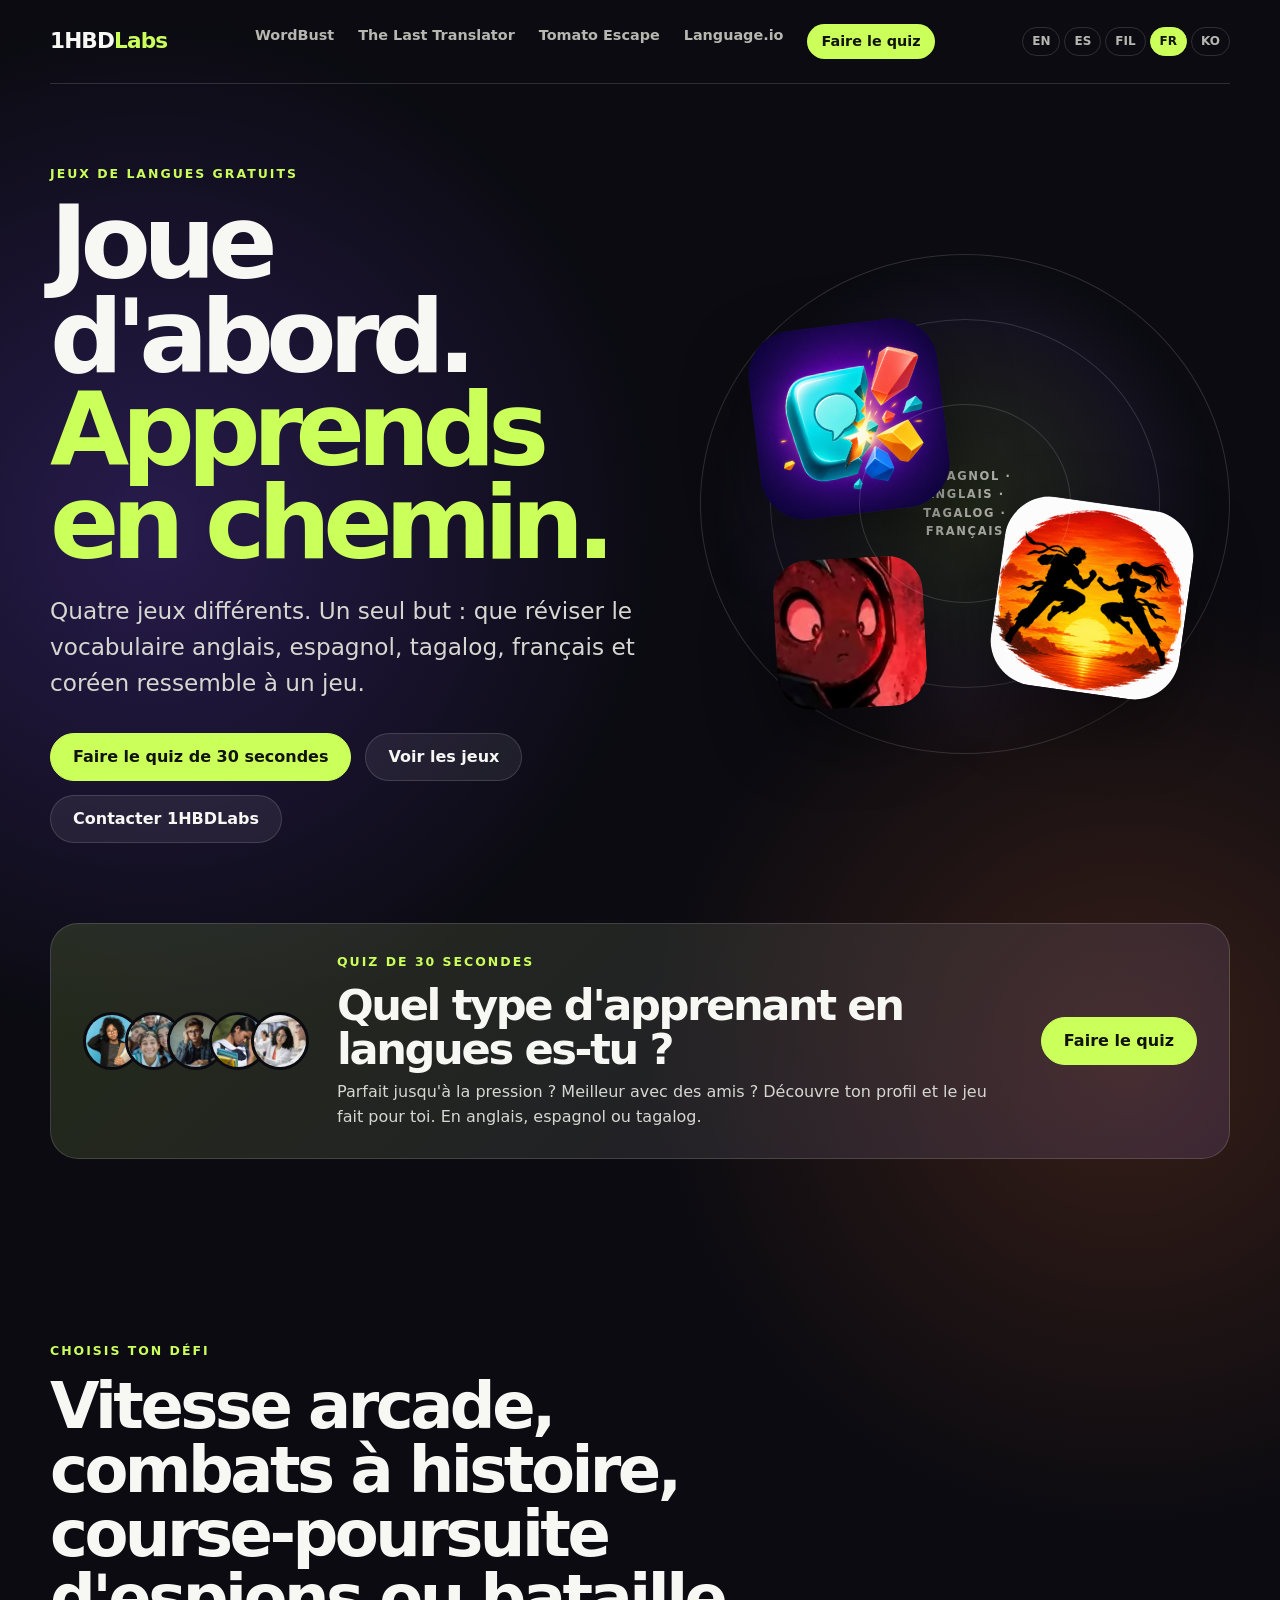
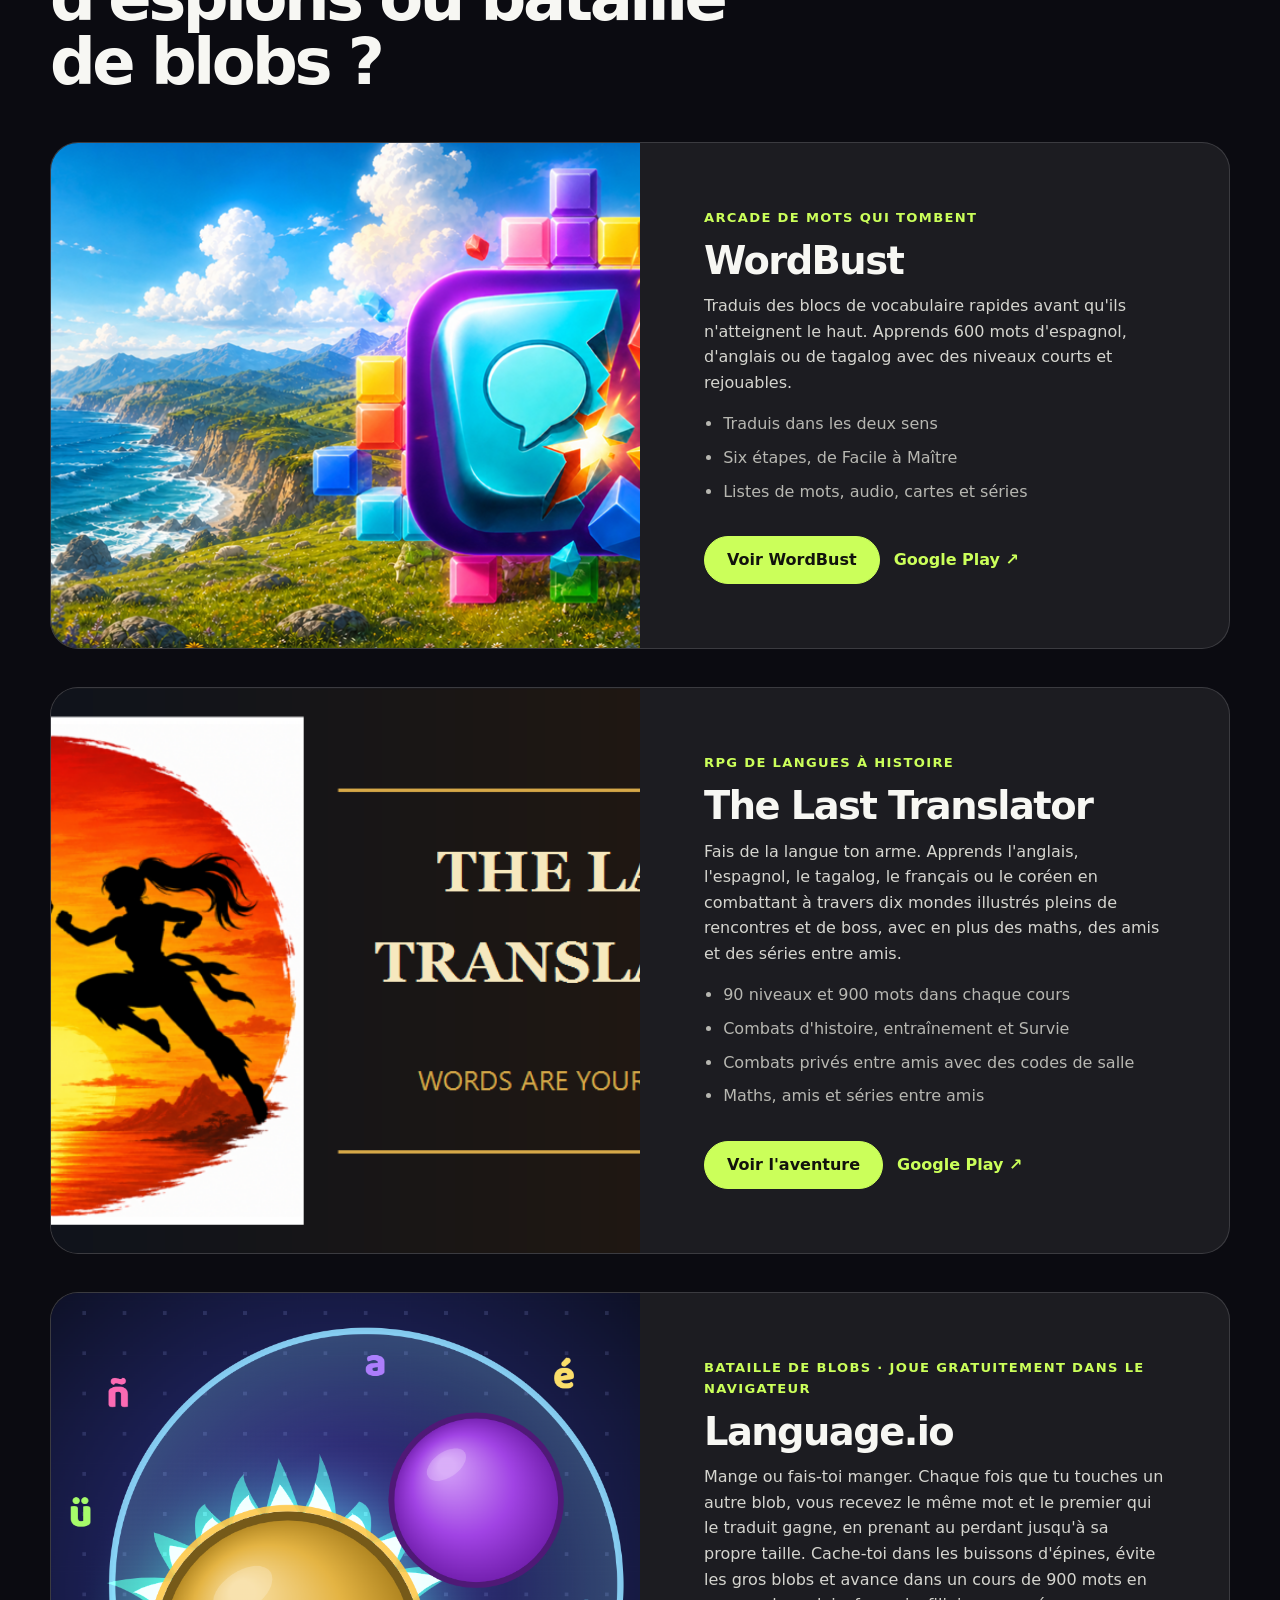
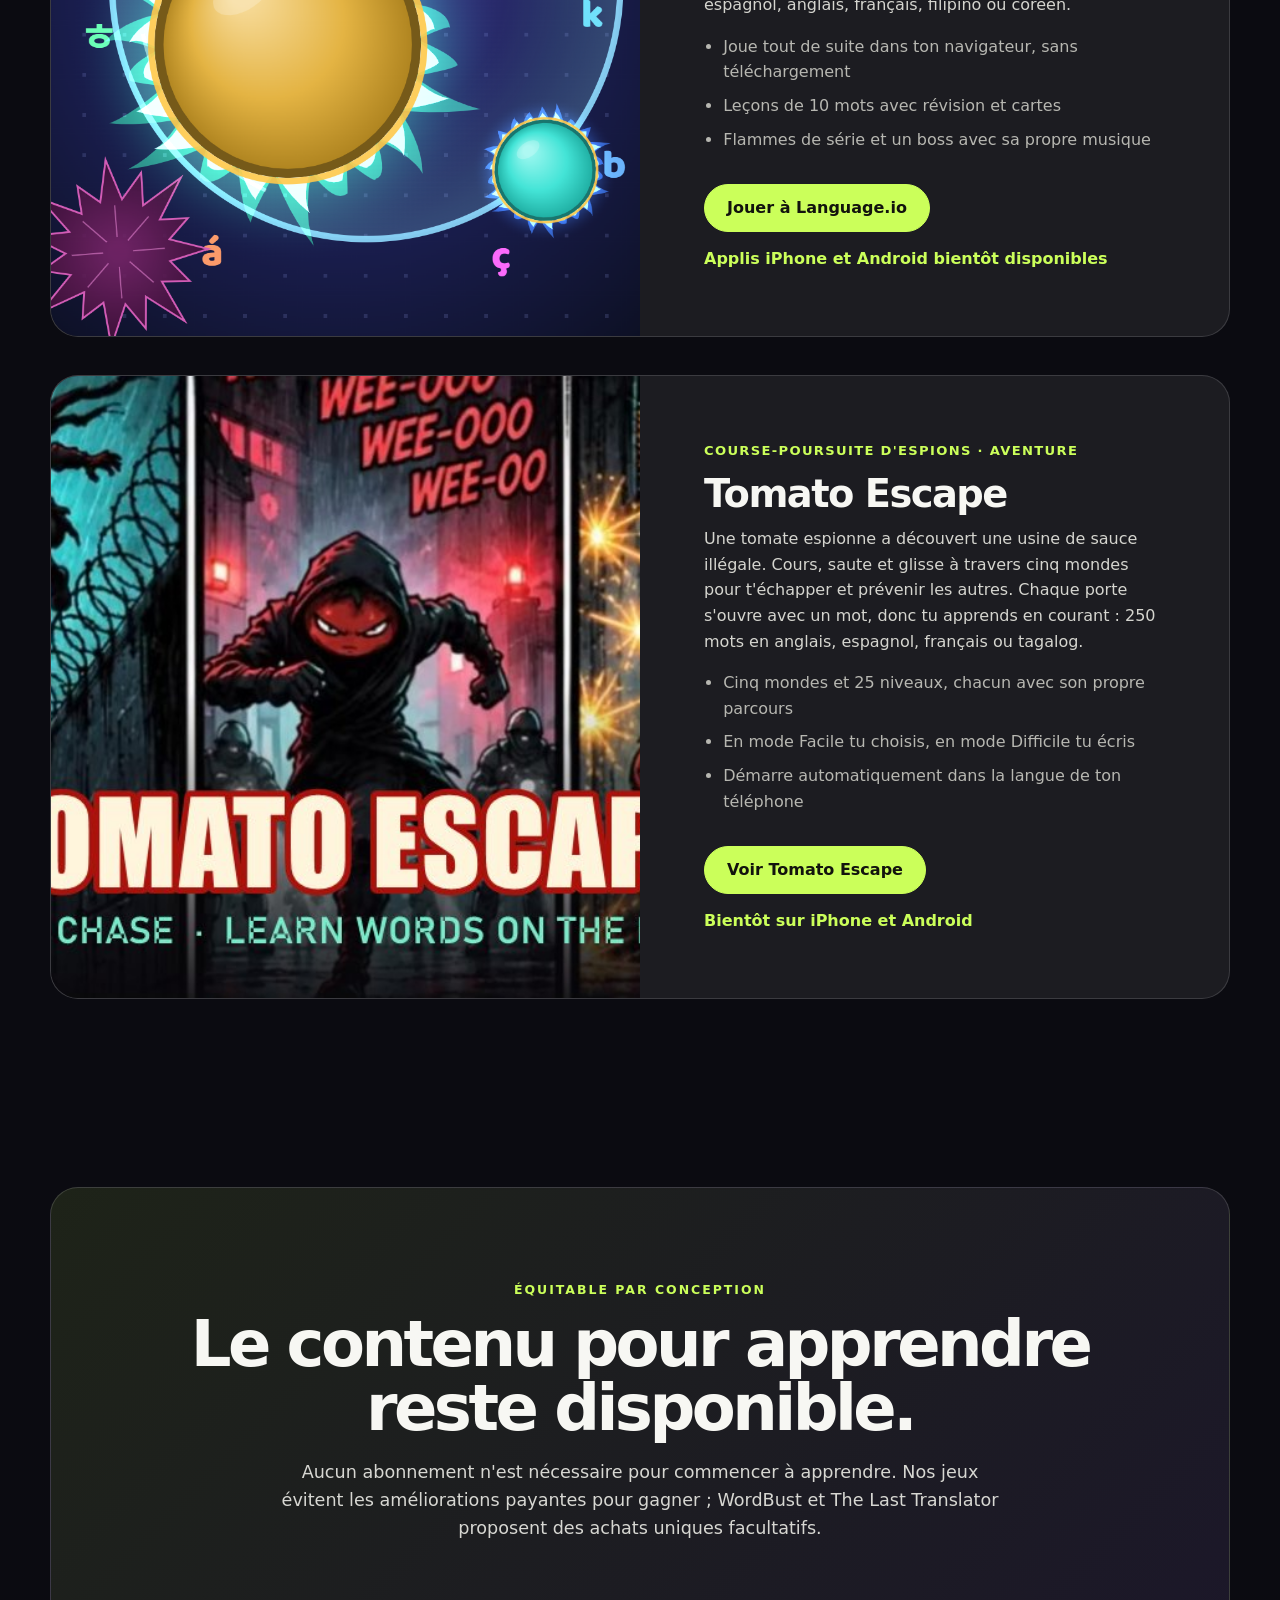
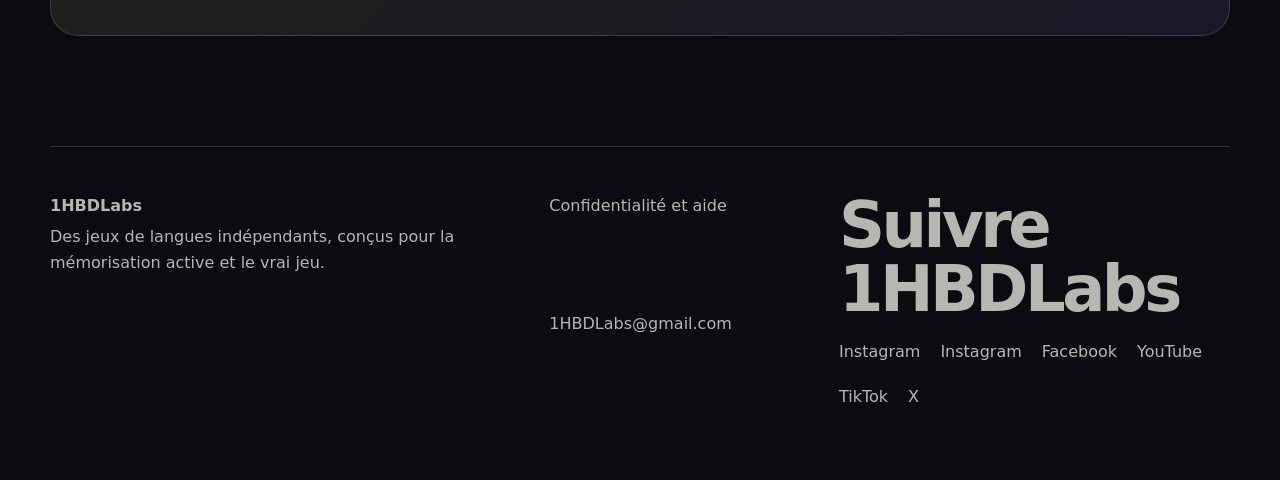
<file: fr/index.html>
<!doctype html>
<html lang="fr">
<head>
    <meta name="naver-site-verification" content="46e0f52aac4cc8a5b42002eeebf2fa727393f2ba" />
    <meta name="msvalidate.01" content="D8A7E4CD30D67AF1D0B50E3CD3E9DF0C" />    
  <meta charset="utf-8">
  <meta name="viewport" content="width=device-width, initial-scale=1">
  <title>Jeux gratuits pour apprendre les langues | 1HBDLabs</title>
  <meta name="description" content="Apprends l'anglais, l'espagnol, le coréen et le tagalog en jouant. Jeux de vocabulaire gratuits de 1HBDLabs : WordBust, The Last Translator, Tomato Escape et Language.io, jouable gratuitement dans le navigateur.">
  <link rel="canonical" href="https://westautomotivellc.github.io/1hbdlabs-games/fr/">
  <meta property="og:title" content="Jeux gratuits pour apprendre les langues | 1HBDLabs">
  <meta property="og:description" content="Jeux de vocabulaire arcade, un RPG de langues à histoire et un jeu de blobs dans le navigateur pour apprendre l'anglais, l'espagnol, le français, le coréen et le tagalog.">
  <meta property="og:type" content="website">
  <meta property="og:url" content="https://westautomotivellc.github.io/1hbdlabs-games/fr/">
  <meta property="og:image" content="https://westautomotivellc.github.io/1hbdlabs-games/assets/translator-feature.png">
  <link rel="alternate" hreflang="en" href="https://westautomotivellc.github.io/1hbdlabs-games/">
  <link rel="alternate" hreflang="es" href="https://westautomotivellc.github.io/1hbdlabs-games/es/">
  <link rel="alternate" hreflang="fr" href="https://westautomotivellc.github.io/1hbdlabs-games/fr/">
  <link rel="alternate" hreflang="ko" href="https://westautomotivellc.github.io/1hbdlabs-games/ko/">
  <link rel="alternate" hreflang="tl" href="https://westautomotivellc.github.io/1hbdlabs-games/tl/">
  <link rel="alternate" hreflang="x-default" href="https://westautomotivellc.github.io/1hbdlabs-games/">
  <script src="../assets/lang.js"></script>
  <link rel="stylesheet" href="../assets/site.css">
  <script type="application/ld+json">
  {
    "@context": "https://schema.org",
    "@graph": [
      {
        "@type": "MobileApplication",
        "name": "The Last Translator",
        "description": "RPG de langues à histoire. Learn English, Spanish, Tagalog, French and Korean through translation-based combat — plus math, friends and friend streaks.",
        "applicationCategory": "GameApplication",
        "operatingSystem": ["iOS", "Android"],
        "url": "https://westautomotivellc.github.io/1hbdlabs-games/the-last-translator/",
        "offers": { "@type": "Offer", "price": "0", "priceCurrency": "USD" },
        "installUrl": [
          "https://apps.apple.com/us/app/the-last-translator/id6797645925",
          "https://play.google.com/store/apps/details?id=com.lasttranslator.game"
        ],
        "author": { "@type": "Organization", "name": "1HBDLabs" }
      },
      {
        "@type": "MobileApplication",
        "name": "WordBust",
        "applicationCategory": "GameApplication",
        "operatingSystem": ["iOS", "Android"],
        "url": "https://westautomotivellc.github.io/1hbdlabs-games/wordbust/",
        "offers": { "@type": "Offer", "price": "0", "priceCurrency": "USD" },
        "installUrl": [
          "https://apps.apple.com/us/app/wordbust-spanish-arcade/id6800866615",
          "https://play.google.com/store/apps/details?id=com.hbdlabs.wordbust"
        ],
        "author": { "@type": "Organization", "name": "1HBDLabs" }
      },
      {
        "@type": ["MobileApplication", "VideoGame"],
        "name": "Tomato Escape: Word Runner",
        "description": "Adventure chase game first, language app second. Help a spy tomato escape an illegal sauce factory and learn 250 words in English, Spanish, French or Tagalog.",
        "applicationCategory": "GameApplication",
        "operatingSystem": ["iOS", "Android"],
        "url": "https://westautomotivellc.github.io/1hbdlabs-games/tomato-escape/",
        "offers": { "@type": "Offer", "price": "0", "priceCurrency": "USD" },
        "author": { "@type": "Organization", "name": "1HBDLabs" }
      },
      {
        "@type": "VideoGame",
        "name": "Language.io",
        "description": "Free browser blob battle game where every bump is a word duel. Learn Spanish, English, French, Filipino or Korean through a 900-word course.",
        "genre": ["Action", "Educational"],
        "gamePlatform": "Web browser",
        "url": "https://westautomotivellc.github.io/1hbdlabs-games/language-io/",
        "image": "https://westautomotivellc.github.io/1hbdlabs-games/assets/languageio-icon.png",
        "offers": { "@type": "Offer", "price": "0", "priceCurrency": "USD" },
        "author": { "@type": "Organization", "name": "1HBDLabs" }
      }
    ]
  }
  </script>
    <script type="application/ld+json">
        {
        "@context": "https://schema.org", "@type": "Organization", "name": "1HBDLabs", "url": "https://westautomotivellc.github.io/1hbdlabs-games/", "sameAs": ["https://www.instagram.com/1hbdlabs/", "https://www.instagram.com/1hbdlabspinoy/", "https://www.facebook.com/profile.php?id=61595015621183", "https://www.youtube.com/@Literawy_land", "https://www.tiktok.com/@bdotroad", "https://x.com/1hbdlabs"]}
    </script>
</head>
<body>
  <header class="site-header">
    <a class="brand" href="../" aria-label="1HBDLabs home">1HBD<span>Labs</span></a>
    <nav aria-label="Main navigation">
      <a href="../wordbust/">WordBust</a>
      <a href="../the-last-translator/">The Last Translator</a>
      <a href="../tomato-escape/">Tomato Escape</a>
      <a href="../language-io/?lang=fr">Language.io</a>
      <a class="nav-quiz" href="../quiz/">Faire le quiz</a>
    </nav>
    <div class="lang-switch" aria-label="Language">
      <a href="../" data-setlang="en" lang="en">EN</a>
      <a href="../es/" data-setlang="es" lang="es">ES</a>
      <a href="../tl/" data-setlang="tl" lang="tl">FIL</a>
      <a href="./" data-setlang="fr" aria-current="true" lang="fr">FR</a>
      <a href="../ko/" data-setlang="ko" lang="ko">KO</a>
    </div>
  </header>

  <main>
    <section class="hero home-hero">
      <div class="hero-copy">
        <p class="eyebrow">Jeux de langues gratuits</p>
        <h1>Joue d'abord.<br><span>Apprends en chemin.</span></h1>
        <p class="lede">Quatre jeux différents. Un seul but : que réviser le vocabulaire anglais, espagnol, tagalog, français et coréen ressemble à un jeu.</p>
        <div class="hero-actions">
          <a class="button primary" href="../quiz/">Faire le quiz de 30 secondes</a>
          <a class="button ghost" href="#games">Voir les jeux</a>
          <a class="button ghost" href="mailto:1HBDLabs@gmail.com">Contacter 1HBDLabs</a>
        </div>
      </div>
      <div class="icon-orbit" aria-label="WordBust, The Last Translator and Tomato Escape app icons">
        <img class="orbit-icon orbit-one" src="../assets/wordbust-icon.png" alt="WordBust app icon">
        <img class="orbit-icon orbit-two" src="../assets/translator-icon.png" alt="The Last Translator app icon">
        <img class="orbit-icon orbit-three" src="../assets/tomato-icon.png" alt="Tomato Escape app icon">
        <span class="orbit-label">ESPAGNOL · ANGLAIS · TAGALOG · FRANÇAIS</span>
      </div>
    </section>

    <section class="quiz-banner" aria-label="Learner type quiz">
      <div class="quiz-faces" aria-hidden="true">
        <img src="../assets/type-pressure.jpg" alt="">
        <img src="../assets/type-friends.jpg" alt="">
        <img src="../assets/type-school.jpg" alt="">
        <img src="../assets/type-forgetful.jpg" alt="">
        <img src="../assets/type-science.jpg" alt="">
      </div>
      <div>
        <p class="eyebrow">Quiz de 30 secondes</p>
        <h2>Quel type d'apprenant en langues es-tu ?</h2>
        <p>Parfait jusqu'à la pression ? Meilleur avec des amis ? Découvre ton profil et le jeu fait pour toi. En anglais, espagnol ou tagalog.</p>
      </div>
      <a class="button primary" href="../quiz/">Faire le quiz</a>
    </section>

    <section class="games-section" id="games">
      <div class="section-heading">
        <p class="eyebrow">Choisis ton défi</p>
        <h2>Vitesse arcade, combats à histoire, course-poursuite d'espions ou bataille de blobs ?</h2>
      </div>

      <article class="game-card wordbust-card">
        <div class="game-art">
          <img src="../assets/wordbust-feature.png" alt="WordBust falling-word arcade game artwork">
        </div>
        <div class="game-copy">
          <p class="game-type">Arcade de mots qui tombent</p>
          <h3>WordBust</h3>
          <p>Traduis des blocs de vocabulaire rapides avant qu'ils n'atteignent le haut. Apprends 600 mots d'espagnol, d'anglais ou de tagalog avec des niveaux courts et rejouables.</p>
          <ul class="feature-list">
            <li>Traduis dans les deux sens</li>
            <li>Six étapes, de Facile à Maître</li>
            <li>Listes de mots, audio, cartes et séries</li>
          </ul>
          <div class="card-actions">
            <a class="button primary" href="../wordbust/">Voir WordBust</a>
            <a class="text-link" href="https://play.google.com/store/apps/details?id=com.hbdlabs.wordbust">Google Play ↗</a>
          </div>
        </div>
      </article>

      <article class="game-card translator-card">
        <div class="game-art">
          <img src="../assets/translator-feature.png" alt="The Last Translator fantasy language adventure artwork">
        </div>
        <div class="game-copy">
          <p class="game-type">RPG de langues à histoire</p>
          <h3>The Last Translator</h3>
          <p>Fais de la langue ton arme. Apprends l'anglais, l'espagnol, le tagalog, le français ou le coréen en combattant à travers dix mondes illustrés pleins de rencontres et de boss, avec en plus des maths, des amis et des séries entre amis.</p>
          <ul class="feature-list">
            <li>90 niveaux et 900 mots dans chaque cours</li>
            <li>Combats d'histoire, entraînement et Survie</li>
            <li>Combats privés entre amis avec des codes de salle</li>
            <li>Maths, amis et séries entre amis</li>
          </ul>
          <div class="card-actions">
            <a class="button primary" href="../the-last-translator/">Voir l'aventure</a>
            <a class="text-link" href="https://play.google.com/store/apps/details?id=com.lasttranslator.game">Google Play ↗</a>
          </div>
        </div>
      </article>

      <article class="game-card languageio-card">
        <div class="game-art">
          <img src="../assets/languageio-icon.png" alt="Language.io artwork: two blobs locked in a glowing word-duel bubble">
        </div>
        <div class="game-copy">
          <p class="game-type">Bataille de blobs · joue gratuitement dans le navigateur</p>
          <h3>Language.io</h3>
          <p>Mange ou fais-toi manger. Chaque fois que tu touches un autre blob, vous recevez le même mot et le premier qui le traduit gagne, en prenant au perdant jusqu'à sa propre taille. Cache-toi dans les buissons d'épines, évite les gros blobs et avance dans un cours de 900 mots en espagnol, anglais, français, filipino ou coréen.</p>
          <ul class="feature-list">
            <li>Joue tout de suite dans ton navigateur, sans téléchargement</li>
            <li>Leçons de 10 mots avec révision et cartes</li>
            <li>Flammes de série et un boss avec sa propre musique</li>
          </ul>
          <div class="card-actions">
            <a class="button primary" href="../language-io/?lang=fr">Jouer à Language.io</a>
            <span class="text-link">Applis iPhone et Android bientôt disponibles</span>
          </div>
        </div>
      </article>

      <article class="game-card tomato-card">
        <div class="game-art">
          <img src="../assets/tomato-feature.jpg" alt="Tomato Escape comic art: spy tomatoes escaping guards">
        </div>
        <div class="game-copy">
          <p class="game-type">Course-poursuite d'espions · aventure</p>
          <h3>Tomato Escape</h3>
          <p>Une tomate espionne a découvert une usine de sauce illégale. Cours, saute et glisse à travers cinq mondes pour t'échapper et prévenir les autres. Chaque porte s'ouvre avec un mot, donc tu apprends en courant : 250 mots en anglais, espagnol, français ou tagalog.</p>
          <ul class="feature-list">
            <li>Cinq mondes et 25 niveaux, chacun avec son propre parcours</li>
            <li>En mode Facile tu choisis, en mode Difficile tu écris</li>
            <li>Démarre automatiquement dans la langue de ton téléphone</li>
          </ul>
          <div class="card-actions">
            <a class="button primary" href="../tomato-escape/">Voir Tomato Escape</a>
            <span class="text-link">Bientôt sur iPhone et Android</span>
          </div>
        </div>
      </article>
    </section>

    <section class="promise">
      <p class="eyebrow">Équitable par conception</p>
      <h2>Le contenu pour apprendre reste disponible.</h2>
      <p>Aucun abonnement n'est nécessaire pour commencer à apprendre. Nos jeux évitent les améliorations payantes pour gagner ; WordBust et The Last Translator proposent des achats uniques facultatifs.</p>
    </section>
  </main>

  <footer>
    <div>
      <strong>1HBDLabs</strong>
      <p>Des jeux de langues indépendants, conçus pour la mémorisation active et le vrai jeu.</p>
    </div>
    <div class="footer-links">
      <a href="https://the-last-translator-privacy.westautomotive123.chatgpt.site/">Confidentialité et aide</a>
      <a href="mailto:1HBDLabs@gmail.com">1HBDLabs@gmail.com</a>
    </div>
  <section class="social-links"><h2>Suivre 1HBDLabs</h2><div class="footer-links"><a href="https://www.instagram.com/1hbdlabs/">Instagram</a><a href="https://www.instagram.com/1hbdlabspinoy/">Instagram</a><a href="https://www.facebook.com/profile.php?id=61595015621183">Facebook</a><a href="https://www.youtube.com/@Literawy_land">YouTube</a><a href="https://www.tiktok.com/@bdotroad">TikTok</a><a href="https://x.com/1hbdlabs">X</a></div></section></footer>
</body>
</html>
</file>
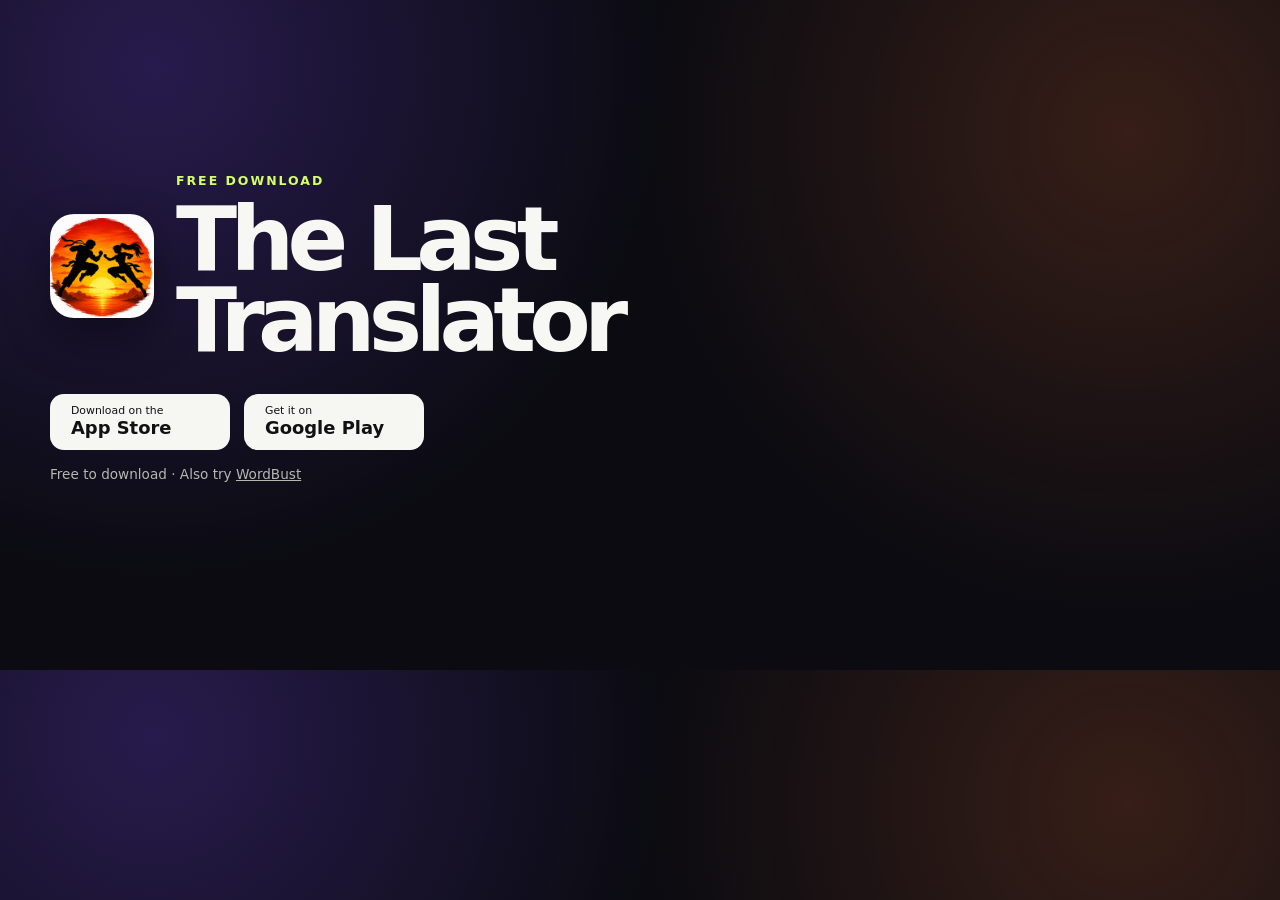
<file: get/index.html>
<!doctype html>
<html lang="en">
<head>
  <meta charset="utf-8">
  <meta name="viewport" content="width=device-width, initial-scale=1">
  <meta name="robots" content="noindex">
  <title>Download The Last Translator</title>
  <meta property="og:title" content="The Last Translator: Language RPG">
  <meta property="og:description" content="Free download. Fight through story worlds with language as your weapon.">
  <meta property="og:image" content="https://westautomotivellc.github.io/1hbdlabs-games/assets/translator-feature.png">
  <link rel="stylesheet" href="../assets/site.css">
</head>
<body class="translator-page"
      data-ios="https://apps.apple.com/us/app/the-last-translator/id6797645925"
      data-android="https://play.google.com/store/apps/details?id=com.lasttranslator.game">
  <main>
    <section class="game-hero">
      <div class="hero-copy">
        <div class="title-lockup">
          <img src="../assets/translator-icon.png" alt="The Last Translator icon">
          <div><p class="eyebrow">Opening your app store…</p><h1>The Last Translator</h1></div>
        </div>
        <div class="store-actions">
          <a class="store-button" data-store="ios" href="https://apps.apple.com/us/app/the-last-translator/id6797645925"><small>Download on the</small><strong>App Store</strong></a>
          <a class="store-button" data-store="android" href="https://play.google.com/store/apps/details?id=com.lasttranslator.game"><small>Get it on</small><strong>Google Play</strong></a>
        </div>
        <p class="fine-print">Free to download · Also try <a href="wordbust/">WordBust</a></p>
      </div>
    </section>
  </main>
  <script src="../assets/get.js"></script>
</body>
</html>
</file>
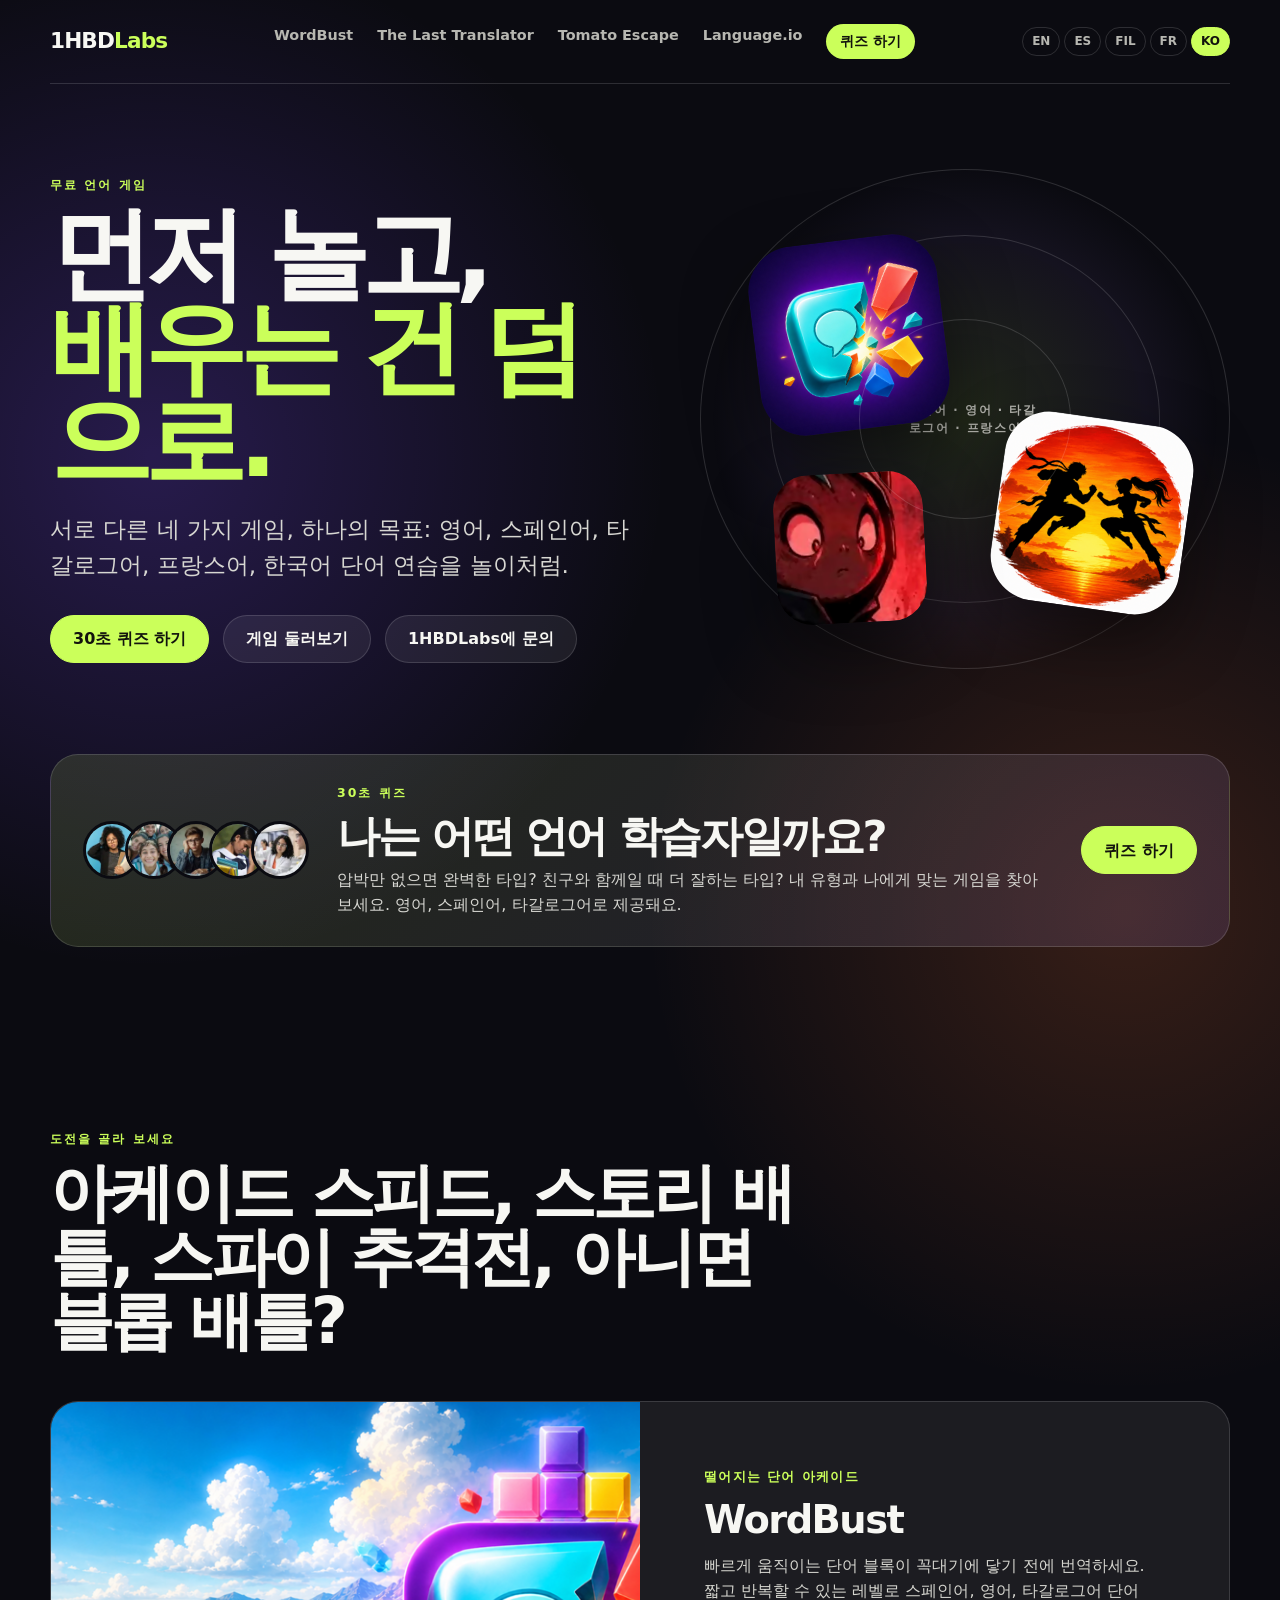
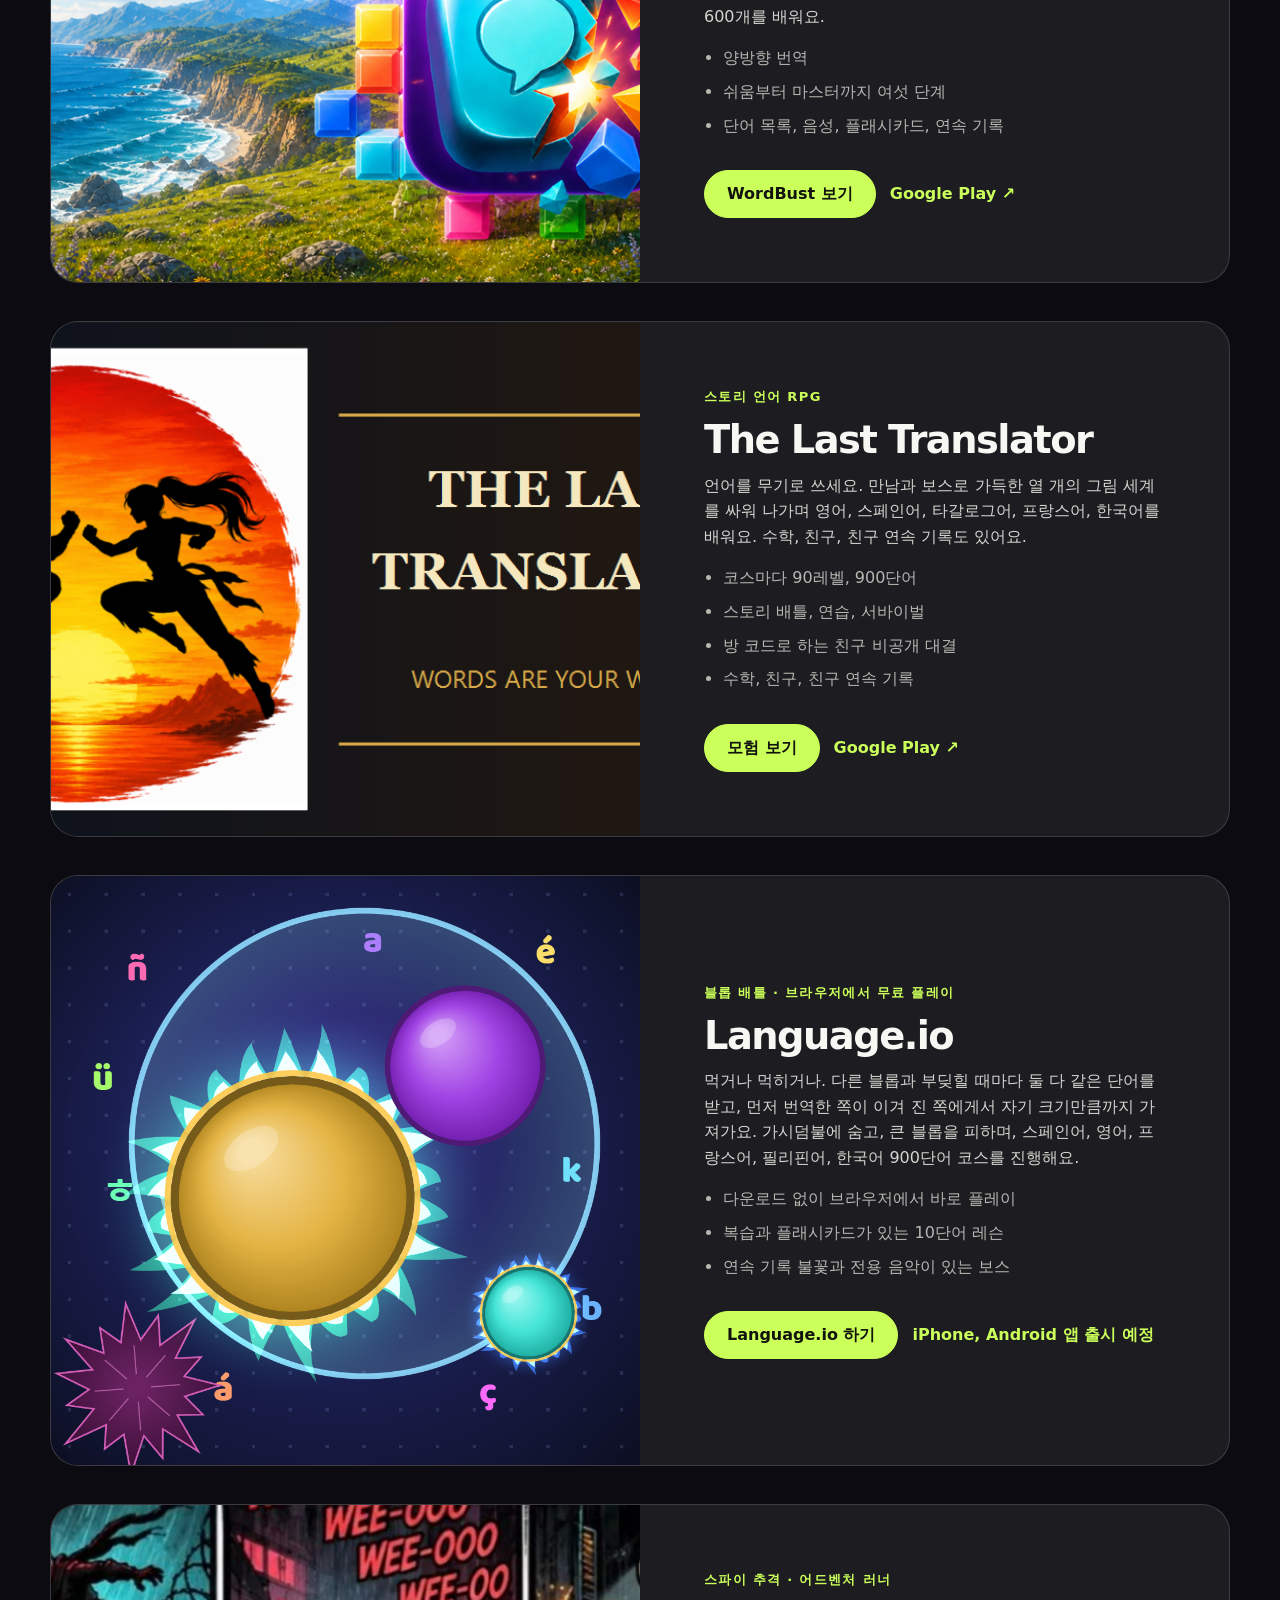
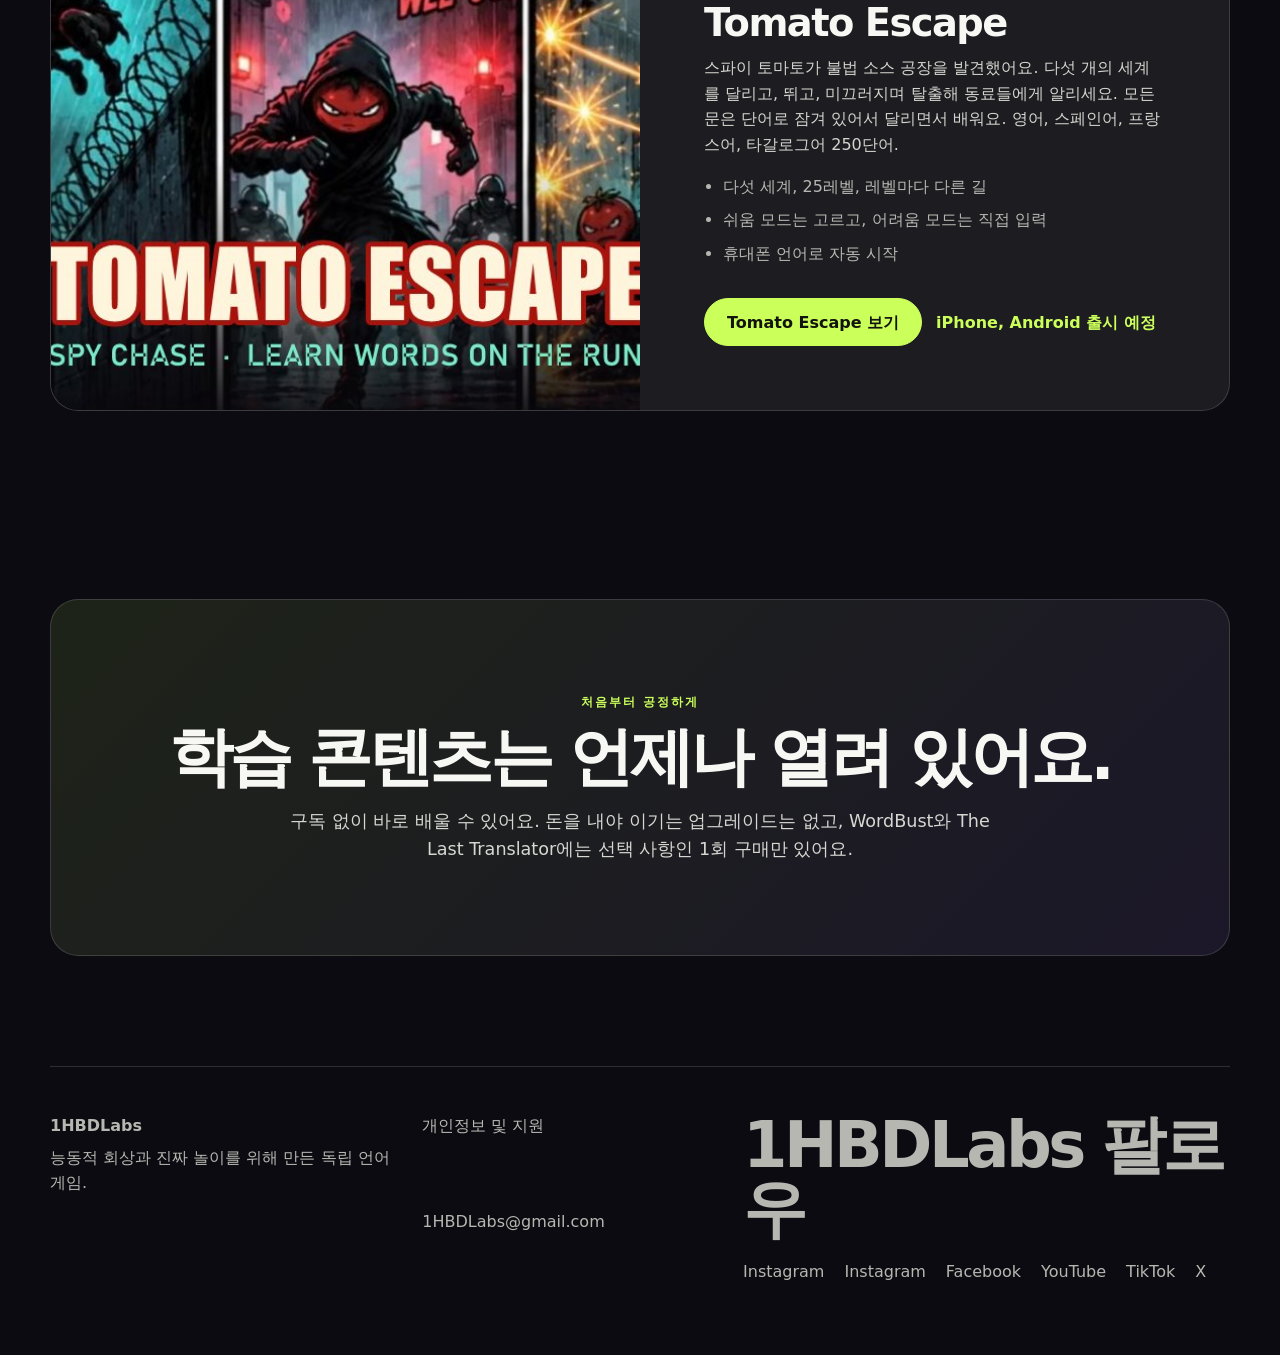
<file: ko/index.html>
<!doctype html>
<html lang="ko">
<head>
    <meta name="naver-site-verification" content="46e0f52aac4cc8a5b42002eeebf2fa727393f2ba" />
    <meta name="msvalidate.01" content="D8A7E4CD30D67AF1D0B50E3CD3E9DF0C" />    
  <meta charset="utf-8">
  <meta name="viewport" content="width=device-width, initial-scale=1">
  <title>무료 외국어 학습 게임 | 1HBDLabs</title>
  <meta name="description" content="게임으로 영어, 스페인어, 프랑스어, 타갈로그어 단어를 배워 보세요. 1HBDLabs의 무료 단어 게임: WordBust, The Last Translator, Tomato Escape, 그리고 브라우저에서 무료로 하는 Language.io.">
  <link rel="canonical" href="https://westautomotivellc.github.io/1hbdlabs-games/ko/">
  <meta property="og:title" content="무료 외국어 학습 게임 | 1HBDLabs">
  <meta property="og:description" content="아케이드 단어 게임, 스토리 언어 RPG, 브라우저 블롭 배틀로 영어, 스페인어, 프랑스어, 한국어, 타갈로그어를 배워요.">
  <meta property="og:type" content="website">
  <meta property="og:url" content="https://westautomotivellc.github.io/1hbdlabs-games/ko/">
  <meta property="og:image" content="https://westautomotivellc.github.io/1hbdlabs-games/assets/translator-feature.png">
  <link rel="alternate" hreflang="en" href="https://westautomotivellc.github.io/1hbdlabs-games/">
  <link rel="alternate" hreflang="es" href="https://westautomotivellc.github.io/1hbdlabs-games/es/">
  <link rel="alternate" hreflang="fr" href="https://westautomotivellc.github.io/1hbdlabs-games/fr/">
  <link rel="alternate" hreflang="ko" href="https://westautomotivellc.github.io/1hbdlabs-games/ko/">
  <link rel="alternate" hreflang="tl" href="https://westautomotivellc.github.io/1hbdlabs-games/tl/">
  <link rel="alternate" hreflang="x-default" href="https://westautomotivellc.github.io/1hbdlabs-games/">
  <script src="../assets/lang.js"></script>
  <link rel="stylesheet" href="../assets/site.css">
  <script type="application/ld+json">
  {
    "@context": "https://schema.org",
    "@graph": [
      {
        "@type": "MobileApplication",
        "name": "The Last Translator",
        "description": "스토리 언어 RPG. Learn English, Spanish, Tagalog, French and Korean through translation-based combat — plus math, friends and friend streaks.",
        "applicationCategory": "GameApplication",
        "operatingSystem": ["iOS", "Android"],
        "url": "https://westautomotivellc.github.io/1hbdlabs-games/the-last-translator/",
        "offers": { "@type": "Offer", "price": "0", "priceCurrency": "USD" },
        "installUrl": [
          "https://apps.apple.com/us/app/the-last-translator/id6797645925",
          "https://play.google.com/store/apps/details?id=com.lasttranslator.game"
        ],
        "author": { "@type": "Organization", "name": "1HBDLabs" }
      },
      {
        "@type": "MobileApplication",
        "name": "WordBust",
        "applicationCategory": "GameApplication",
        "operatingSystem": ["iOS", "Android"],
        "url": "https://westautomotivellc.github.io/1hbdlabs-games/wordbust/",
        "offers": { "@type": "Offer", "price": "0", "priceCurrency": "USD" },
        "installUrl": [
          "https://apps.apple.com/us/app/wordbust-spanish-arcade/id6800866615",
          "https://play.google.com/store/apps/details?id=com.hbdlabs.wordbust"
        ],
        "author": { "@type": "Organization", "name": "1HBDLabs" }
      },
      {
        "@type": ["MobileApplication", "VideoGame"],
        "name": "Tomato Escape: Word Runner",
        "description": "Adventure chase game first, language app second. Help a spy tomato escape an illegal sauce factory and learn 250 words in English, Spanish, French or Tagalog.",
        "applicationCategory": "GameApplication",
        "operatingSystem": ["iOS", "Android"],
        "url": "https://westautomotivellc.github.io/1hbdlabs-games/tomato-escape/",
        "offers": { "@type": "Offer", "price": "0", "priceCurrency": "USD" },
        "author": { "@type": "Organization", "name": "1HBDLabs" }
      },
      {
        "@type": "VideoGame",
        "name": "Language.io",
        "description": "Free browser blob battle game where every bump is a word duel. Learn Spanish, English, French, Filipino or Korean through a 900-word course.",
        "genre": ["Action", "Educational"],
        "gamePlatform": "Web browser",
        "url": "https://westautomotivellc.github.io/1hbdlabs-games/language-io/",
        "image": "https://westautomotivellc.github.io/1hbdlabs-games/assets/languageio-icon.png",
        "offers": { "@type": "Offer", "price": "0", "priceCurrency": "USD" },
        "author": { "@type": "Organization", "name": "1HBDLabs" }
      }
    ]
  }
  </script>
    <script type="application/ld+json">
        {
        "@context": "https://schema.org", "@type": "Organization", "name": "1HBDLabs", "url": "https://westautomotivellc.github.io/1hbdlabs-games/", "sameAs": ["https://www.instagram.com/1hbdlabs/", "https://www.instagram.com/1hbdlabspinoy/", "https://www.facebook.com/profile.php?id=61595015621183", "https://www.youtube.com/@Literawy_land", "https://www.tiktok.com/@bdotroad", "https://x.com/1hbdlabs"]}
    </script>
</head>
<body>
  <header class="site-header">
    <a class="brand" href="../" aria-label="1HBDLabs home">1HBD<span>Labs</span></a>
    <nav aria-label="Main navigation">
      <a href="../wordbust/">WordBust</a>
      <a href="../the-last-translator/">The Last Translator</a>
      <a href="../tomato-escape/">Tomato Escape</a>
      <a href="../language-io/?lang=ko">Language.io</a>
      <a class="nav-quiz" href="../quiz/">퀴즈 하기</a>
    </nav>
    <div class="lang-switch" aria-label="Language">
      <a href="../" data-setlang="en" lang="en">EN</a>
      <a href="../es/" data-setlang="es" lang="es">ES</a>
      <a href="../tl/" data-setlang="tl" lang="tl">FIL</a>
      <a href="../fr/" data-setlang="fr" lang="fr">FR</a>
      <a href="./" data-setlang="ko" aria-current="true" lang="ko">KO</a>
    </div>
  </header>

  <main>
    <section class="hero home-hero">
      <div class="hero-copy">
        <p class="eyebrow">무료 언어 게임</p>
        <h1>먼저 놀고,<br><span>배우는 건 덤으로.</span></h1>
        <p class="lede">서로 다른 네 가지 게임, 하나의 목표: 영어, 스페인어, 타갈로그어, 프랑스어, 한국어 단어 연습을 놀이처럼.</p>
        <div class="hero-actions">
          <a class="button primary" href="../quiz/">30초 퀴즈 하기</a>
          <a class="button ghost" href="#games">게임 둘러보기</a>
          <a class="button ghost" href="mailto:1HBDLabs@gmail.com">1HBDLabs에 문의</a>
        </div>
      </div>
      <div class="icon-orbit" aria-label="WordBust, The Last Translator and Tomato Escape app icons">
        <img class="orbit-icon orbit-one" src="../assets/wordbust-icon.png" alt="WordBust app icon">
        <img class="orbit-icon orbit-two" src="../assets/translator-icon.png" alt="The Last Translator app icon">
        <img class="orbit-icon orbit-three" src="../assets/tomato-icon.png" alt="Tomato Escape app icon">
        <span class="orbit-label">스페인어 · 영어 · 타갈로그어 · 프랑스어</span>
      </div>
    </section>

    <section class="quiz-banner" aria-label="Learner type quiz">
      <div class="quiz-faces" aria-hidden="true">
        <img src="../assets/type-pressure.jpg" alt="">
        <img src="../assets/type-friends.jpg" alt="">
        <img src="../assets/type-school.jpg" alt="">
        <img src="../assets/type-forgetful.jpg" alt="">
        <img src="../assets/type-science.jpg" alt="">
      </div>
      <div>
        <p class="eyebrow">30초 퀴즈</p>
        <h2>나는 어떤 언어 학습자일까요?</h2>
        <p>압박만 없으면 완벽한 타입? 친구와 함께일 때 더 잘하는 타입? 내 유형과 나에게 맞는 게임을 찾아보세요. 영어, 스페인어, 타갈로그어로 제공돼요.</p>
      </div>
      <a class="button primary" href="../quiz/">퀴즈 하기</a>
    </section>

    <section class="games-section" id="games">
      <div class="section-heading">
        <p class="eyebrow">도전을 골라 보세요</p>
        <h2>아케이드 스피드, 스토리 배틀, 스파이 추격전, 아니면 블롭 배틀?</h2>
      </div>

      <article class="game-card wordbust-card">
        <div class="game-art">
          <img src="../assets/wordbust-feature.png" alt="WordBust falling-word arcade game artwork">
        </div>
        <div class="game-copy">
          <p class="game-type">떨어지는 단어 아케이드</p>
          <h3>WordBust</h3>
          <p>빠르게 움직이는 단어 블록이 꼭대기에 닿기 전에 번역하세요. 짧고 반복할 수 있는 레벨로 스페인어, 영어, 타갈로그어 단어 600개를 배워요.</p>
          <ul class="feature-list">
            <li>양방향 번역</li>
            <li>쉬움부터 마스터까지 여섯 단계</li>
            <li>단어 목록, 음성, 플래시카드, 연속 기록</li>
          </ul>
          <div class="card-actions">
            <a class="button primary" href="../wordbust/">WordBust 보기</a>
            <a class="text-link" href="https://play.google.com/store/apps/details?id=com.hbdlabs.wordbust">Google Play ↗</a>
          </div>
        </div>
      </article>

      <article class="game-card translator-card">
        <div class="game-art">
          <img src="../assets/translator-feature.png" alt="The Last Translator fantasy language adventure artwork">
        </div>
        <div class="game-copy">
          <p class="game-type">스토리 언어 RPG</p>
          <h3>The Last Translator</h3>
          <p>언어를 무기로 쓰세요. 만남과 보스로 가득한 열 개의 그림 세계를 싸워 나가며 영어, 스페인어, 타갈로그어, 프랑스어, 한국어를 배워요. 수학, 친구, 친구 연속 기록도 있어요.</p>
          <ul class="feature-list">
            <li>코스마다 90레벨, 900단어</li>
            <li>스토리 배틀, 연습, 서바이벌</li>
            <li>방 코드로 하는 친구 비공개 대결</li>
            <li>수학, 친구, 친구 연속 기록</li>
          </ul>
          <div class="card-actions">
            <a class="button primary" href="../the-last-translator/">모험 보기</a>
            <a class="text-link" href="https://play.google.com/store/apps/details?id=com.lasttranslator.game">Google Play ↗</a>
          </div>
        </div>
      </article>

      <article class="game-card languageio-card">
        <div class="game-art">
          <img src="../assets/languageio-icon.png" alt="Language.io artwork: two blobs locked in a glowing word-duel bubble">
        </div>
        <div class="game-copy">
          <p class="game-type">블롭 배틀 · 브라우저에서 무료 플레이</p>
          <h3>Language.io</h3>
          <p>먹거나 먹히거나. 다른 블롭과 부딪힐 때마다 둘 다 같은 단어를 받고, 먼저 번역한 쪽이 이겨 진 쪽에게서 자기 크기만큼까지 가져가요. 가시덤불에 숨고, 큰 블롭을 피하며, 스페인어, 영어, 프랑스어, 필리핀어, 한국어 900단어 코스를 진행해요.</p>
          <ul class="feature-list">
            <li>다운로드 없이 브라우저에서 바로 플레이</li>
            <li>복습과 플래시카드가 있는 10단어 레슨</li>
            <li>연속 기록 불꽃과 전용 음악이 있는 보스</li>
          </ul>
          <div class="card-actions">
            <a class="button primary" href="../language-io/?lang=ko">Language.io 하기</a>
            <span class="text-link">iPhone, Android 앱 출시 예정</span>
          </div>
        </div>
      </article>

      <article class="game-card tomato-card">
        <div class="game-art">
          <img src="../assets/tomato-feature.jpg" alt="Tomato Escape comic art: spy tomatoes escaping guards">
        </div>
        <div class="game-copy">
          <p class="game-type">스파이 추격 · 어드벤처 러너</p>
          <h3>Tomato Escape</h3>
          <p>스파이 토마토가 불법 소스 공장을 발견했어요. 다섯 개의 세계를 달리고, 뛰고, 미끄러지며 탈출해 동료들에게 알리세요. 모든 문은 단어로 잠겨 있어서 달리면서 배워요. 영어, 스페인어, 프랑스어, 타갈로그어 250단어.</p>
          <ul class="feature-list">
            <li>다섯 세계, 25레벨, 레벨마다 다른 길</li>
            <li>쉬움 모드는 고르고, 어려움 모드는 직접 입력</li>
            <li>휴대폰 언어로 자동 시작</li>
          </ul>
          <div class="card-actions">
            <a class="button primary" href="../tomato-escape/">Tomato Escape 보기</a>
            <span class="text-link">iPhone, Android 출시 예정</span>
          </div>
        </div>
      </article>
    </section>

    <section class="promise">
      <p class="eyebrow">처음부터 공정하게</p>
      <h2>학습 콘텐츠는 언제나 열려 있어요.</h2>
      <p>구독 없이 바로 배울 수 있어요. 돈을 내야 이기는 업그레이드는 없고, WordBust와 The Last Translator에는 선택 사항인 1회 구매만 있어요.</p>
    </section>
  </main>

  <footer>
    <div>
      <strong>1HBDLabs</strong>
      <p>능동적 회상과 진짜 놀이를 위해 만든 독립 언어 게임.</p>
    </div>
    <div class="footer-links">
      <a href="https://the-last-translator-privacy.westautomotive123.chatgpt.site/">개인정보 및 지원</a>
      <a href="mailto:1HBDLabs@gmail.com">1HBDLabs@gmail.com</a>
    </div>
  <section class="social-links"><h2>1HBDLabs 팔로우</h2><div class="footer-links"><a href="https://www.instagram.com/1hbdlabs/">Instagram</a><a href="https://www.instagram.com/1hbdlabspinoy/">Instagram</a><a href="https://www.facebook.com/profile.php?id=61595015621183">Facebook</a><a href="https://www.youtube.com/@Literawy_land">YouTube</a><a href="https://www.tiktok.com/@bdotroad">TikTok</a><a href="https://x.com/1hbdlabs">X</a></div></section></footer>
</body>
</html>
</file>
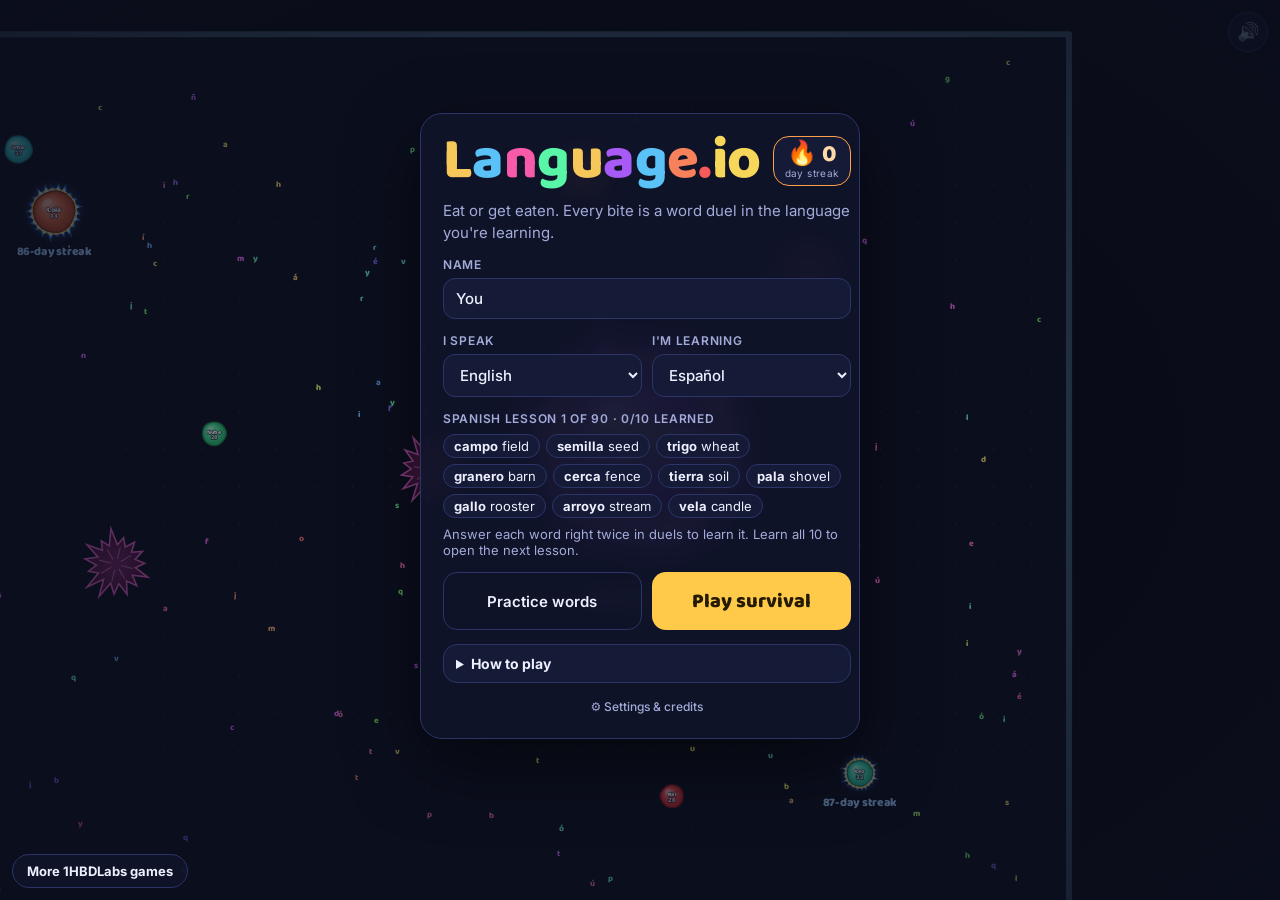
<file: language-io/index.html>
<!doctype html>
<html lang="en">
<head>
<meta charset="utf-8">
<meta name="viewport" content="width=device-width, initial-scale=1, viewport-fit=cover, user-scalable=no">
<meta name="description" content="Language.io: a free blob battle game where every bump is a word duel. Learn Spanish, English, French, Filipino or Korean.">
<link rel="canonical" href="https://westautomotivellc.github.io/1hbdlabs-games/language-io/">
<meta property="og:title" content="Language.io">
<meta property="og:description" content="Eat or get eaten. Every bump is a word duel in the language you're learning.">
<meta property="og:type" content="website">
<style>:root{padding-top:env(safe-area-inset-top,0px);padding-bottom:env(safe-area-inset-bottom,0px)}body{margin:0}</style>
</head>
<body>
<meta charset="utf-8">
<title>Language.io</title>
<link rel="preconnect" href="https://fonts.googleapis.com">
<link rel="preconnect" href="https://fonts.gstatic.com" crossorigin>
<link rel="stylesheet" href="https://fonts.googleapis.com/css2?family=Baloo+2:wght@500;700;800&family=Inter:wght@400;500;600;700&display=swap">
<style>
/* Layout: full-bleed canvas arena; small glass panels float at the edges; the duel card docks at the bottom. One committed night-pond look. */
:root{
  --ink:#0b0e1d; --ink-2:#151b36; --panel:rgba(16,20,42,.9); --line:#2c3468;
  --text:#eef0ff; --muted:#a3abd9; --gold:#ffc94a; --good:#46e09a; --bad:#ff5f77;
  --bubble:#8fdcff; --ember:#ff9f4a; --thorn:#d25cb6;
  --display:"Baloo 2","Trebuchet MS",system-ui,sans-serif;
  --body:"Inter",system-ui,-apple-system,"Segoe UI",sans-serif;
  color-scheme:dark;
}
[hidden]{display:none!important}
html,body{height:100%;margin:0;overflow:hidden;background:var(--ink);color:var(--text);font-family:var(--body)}
#game{position:fixed;inset:0;display:block;touch-action:none;cursor:crosshair}
button{font:inherit;color:inherit}
button:focus-visible,select:focus-visible,input:focus-visible{outline:2px solid var(--gold);outline-offset:2px}

/* ---------- start / over screens ---------- */
.screen{position:fixed;inset:0;display:grid;place-items:center;overflow:auto;z-index:20;
  padding-block:max(16px,env(safe-area-inset-top,0px)) max(16px,env(safe-area-inset-bottom,0px));
  padding-left:max(16px,env(safe-area-inset-left,0px));padding-right:max(16px,env(safe-area-inset-right,0px));
  background:radial-gradient(ellipse at center,rgba(11,14,29,.25),rgba(11,14,29,.82))}
#start,#over{padding-bottom:calc(64px + env(safe-area-inset-bottom,0px))}
.card{width:100%;max-width:440px;box-sizing:border-box;background:var(--panel);border:1px solid var(--line);border-radius:22px;
  padding:22px;display:grid;gap:14px;box-shadow:0 24px 70px rgba(0,0,0,.5);backdrop-filter:blur(10px)}
.logo{font-family:var(--display);font-weight:800;font-size:clamp(34px,10vw,58px);line-height:.85;margin:0;letter-spacing:-.01em;white-space:nowrap}
.logo span{display:inline-block}
.logo-row{display:flex;justify-content:space-between;align-items:flex-start;gap:12px}
.streak-badge{flex-shrink:0;display:grid;justify-items:center;background:var(--ink-2);border:1.5px solid #ff9f4a;border-radius:16px;padding:6px 10px;min-width:56px}
.streak-badge b{font:800 24px var(--display);line-height:1;color:#ffd9a8}
.streak-badge small{font-size:10px;color:var(--muted);letter-spacing:.04em;text-align:center}
.tag{margin:0;color:var(--muted);font-size:15px;line-height:1.45}
.field{display:grid;gap:6px;min-width:0}
.field label{font-size:12px;font-weight:600;letter-spacing:.06em;text-transform:uppercase;color:var(--muted)}
.hint{text-transform:none;letter-spacing:0;font-weight:500;color:var(--ember)}
.field input,.field select{width:100%;box-sizing:border-box;background:var(--ink-2);border:1px solid var(--line);color:var(--text);
  border-radius:12px;padding:10px 12px;font:500 15px var(--body)}
.row2{display:grid;grid-template-columns:1fr 1fr;gap:10px}
.note{margin:0;font-size:13px;color:var(--muted)}
.today{display:grid;gap:8px}
.today .lbl{font-size:12px;font-weight:600;letter-spacing:.06em;text-transform:uppercase;color:var(--muted)}
.chips{display:flex;flex-wrap:wrap;gap:6px}
.chip{background:var(--ink-2);border:1px solid var(--line);border-radius:999px;padding:3px 10px;font-size:13px}
.chip b{font-weight:700}
.chip.done{border-color:var(--good);background:rgba(70,224,154,.12)}
.err{margin:0;color:var(--bad);font-size:14px}
.btn-primary{background:var(--gold);color:#241a00;border:0;border-radius:14px;padding:13px 16px;font:800 20px var(--display);cursor:pointer}
.btn-primary:hover{filter:brightness(1.07)}
.btn-ghost{background:transparent;border:1px solid var(--line);border-radius:14px;padding:11px 16px;font:600 15px var(--body);cursor:pointer}
.how{margin:0;padding:0;list-style:none;display:grid;gap:8px;font-size:13.5px;line-height:1.45;color:var(--muted)}
.how li{display:grid;grid-template-columns:18px 1fr;gap:8px}
.how li::before{content:"";width:10px;height:10px;border-radius:50%;margin-top:5px;background:var(--dot,var(--gold))}
.stats{display:grid;grid-template-columns:1fr 1fr;gap:8px}
.stat{background:var(--ink-2);border:1px solid var(--line);border-radius:14px;padding:10px 12px}
.stat .k{font-size:12px;color:var(--muted)}
.stat .v{font:800 26px var(--display);font-variant-numeric:tabular-nums;line-height:1.1}
.btnrow{display:grid;grid-template-columns:1fr 1fr;gap:10px}

.rules{background:var(--ink-2);border:1px solid var(--line);border-radius:14px;padding:10px 12px}
.rules summary{cursor:pointer;font:700 14px var(--body);color:var(--text)}
.rules[open] summary{margin-bottom:10px}
.info-link{justify-self:center;background:none;border:0;color:var(--muted);font:500 12px var(--body);cursor:pointer;padding:2px 6px}
.info-link:hover{color:var(--text)}
.credits{display:grid;gap:8px;font-size:13px;line-height:1.45;color:var(--muted)}
.credits h3{margin:0;font:800 16px var(--display);color:var(--text)}
.credits p{margin:0}
.credits b{color:var(--text)}
.credits a{color:var(--bubble)}
/* ---------- practice ---------- */
.p-head{display:flex;justify-content:space-between;align-items:center;gap:12px}
.p-title{font:800 30px var(--display);margin:0;line-height:1}
.p-close{padding:7px 14px}
.p-controls{display:grid;grid-template-columns:repeat(3,minmax(0,1fr));gap:8px}
.p-controls select{padding:8px 8px;font-size:14px}
.p-card{min-height:190px;background:var(--ink-2);border:1.5px solid var(--line);border-radius:18px;padding:18px;cursor:pointer;
  display:grid;align-content:center;justify-items:center;gap:8px;text-align:center}
.p-card:hover{border-color:var(--bubble)}
.p-card.flipped{border-color:var(--gold)}
.p-lang{font:700 11px var(--body);letter-spacing:.14em;text-transform:uppercase;color:var(--muted)}
.p-front{font:800 clamp(30px,9vw,44px) var(--display);line-height:1.05;overflow-wrap:anywhere}
.p-back{font:700 22px var(--body);color:var(--gold);overflow-wrap:anywhere}
.p-hint{font-size:13px;color:var(--muted)}
.p-count{text-align:center;font-size:14px;color:var(--muted);font-variant-numeric:tabular-nums}
@media (max-width:420px){ .p-controls{grid-template-columns:1fr 1fr} }

/* ---------- more games corner ---------- */
.more{position:fixed;z-index:25;left:max(12px,env(safe-area-inset-left,0px));bottom:calc(12px + env(safe-area-inset-bottom,0px));
  display:flex;flex-direction:column-reverse;align-items:flex-start;gap:8px;max-width:calc(100% - 24px)}
.more-btn{background:var(--panel);border:1px solid var(--line);border-radius:999px;padding:8px 14px;font:700 13px var(--body);cursor:pointer}
.more-btn:hover{border-color:var(--gold)}
.more-panel{width:300px;max-width:100%;box-sizing:border-box;background:var(--panel);border:1px solid var(--line);border-radius:16px;padding:12px;
  display:grid;gap:10px;backdrop-filter:blur(10px);box-shadow:0 16px 40px rgba(0,0,0,.45)}
.more-head{font:800 16px var(--display)}
.more-list{display:grid;gap:10px}
.mg{display:grid;grid-template-columns:48px 1fr;gap:10px;align-items:center}
.mg-icon{width:48px;height:48px;border-radius:12px;background:var(--ink-2);object-fit:cover;display:grid;place-items:center;font:800 20px var(--display)}
.mg-name{font:700 14px var(--body)}
.mg-links{display:flex;flex-wrap:wrap;gap:6px;margin-top:4px}
.mg-links a,.mg-links span{font:600 12px var(--body);color:var(--text);text-decoration:none;border:1px solid var(--line);border-radius:8px;padding:3px 8px}
.mg-links a:hover{border-color:var(--gold)}
.mg-links span{color:var(--muted)}
.more-foot{font-size:12px;color:var(--muted)}
.more-foot a{color:var(--muted)}

/* ---------- HUD ---------- */
.hud{position:fixed;z-index:10}
#hudL{top:calc(12px + env(safe-area-inset-top,0px));left:max(12px,env(safe-area-inset-left,0px));max-width:calc(100% - 84px);display:flex;gap:8px;flex-wrap:wrap;pointer-events:none}
.pill.fire{border-color:#ff9f4a;color:#ffd9a8}
.pill.ring{border-color:#ff5f77;color:#ffc2cc}
#dashBtn{right:max(18px,env(safe-area-inset-right,0px));bottom:calc(22px + env(safe-area-inset-bottom,0px));width:72px;height:72px;border-radius:50%;border:2px solid var(--gold);background:conic-gradient(rgba(255,201,74,.85) var(--cd,360deg), rgba(16,20,42,.9) 0);display:grid;place-items:center;font-size:30px;cursor:pointer;touch-action:manipulation;-webkit-user-select:none;user-select:none}
#dashBtn span{display:grid;place-items:center;width:58px;height:58px;border-radius:50%;background:var(--panel)}
#dashBtn.cool{opacity:.7}
.place{font:800 18px var(--display);color:var(--gold);letter-spacing:.04em}
.pill{background:var(--panel);border:1px solid var(--line);border-radius:999px;padding:4px 12px;font:700 15px var(--display);white-space:nowrap}
.pill .k{color:var(--muted);font-weight:600;margin-right:4px}
#lb{top:calc(56px + env(safe-area-inset-top,0px));right:max(12px,env(safe-area-inset-right,0px));background:var(--panel);
  border:1px solid var(--line);border-radius:14px;padding:8px 10px;font-size:13px;min-width:150px;pointer-events:none;display:grid;gap:2px}
#lb .row{display:grid;grid-template-columns:18px 1fr auto;gap:6px;font-variant-numeric:tabular-nums}
#lb .row.me{color:var(--gold);font-weight:700}
#lb .n{overflow:hidden;text-overflow:ellipsis;white-space:nowrap}
#lb .h{font:700 12px var(--body);letter-spacing:.06em;text-transform:uppercase;color:var(--muted);margin-bottom:2px}
#muteBtn{top:calc(12px + env(safe-area-inset-top,0px));right:max(12px,env(safe-area-inset-right,0px));background:var(--panel);
  border:1px solid var(--line);border-radius:999px;padding:6px 12px;font:600 13px var(--body);cursor:pointer}
#muteBtn{width:40px;height:40px;padding:0;display:grid;place-items:center;font-size:18px;line-height:1}
#banner{top:calc(56px + env(safe-area-inset-top,0px));left:50%;transform:translateX(-50%);max-width:min(460px,calc(100% - 32px));
  background:var(--panel);border:1px solid var(--line);border-radius:14px;padding:8px 14px;font:700 16px var(--display);text-align:center;pointer-events:none}
#banner.good{border-color:var(--good)} #banner.bad{border-color:var(--bad)}
#revChip{bottom:calc(16px + env(safe-area-inset-bottom,0px));left:50%;transform:translateX(-50%);background:var(--panel);
  border:1.5px solid var(--ember);color:var(--ember);border-radius:999px;padding:6px 14px;font:700 15px var(--display);pointer-events:none;white-space:nowrap}
#bossTag{top:calc(100px + env(safe-area-inset-top,0px));left:50%;transform:translateX(-50%);font:700 13px var(--body);letter-spacing:.14em;
  text-transform:uppercase;color:#d9a6ff;pointer-events:none;text-shadow:0 0 12px rgba(160,60,255,.8)}

/* ---------- duel card ---------- */
#duel{position:fixed;z-index:15;left:50%;transform:translateX(-50%);bottom:calc(14px + env(safe-area-inset-bottom,0px));
  width:min(560px,calc(100% - 32px));box-sizing:border-box;background:var(--panel);border:1.5px solid var(--bubble);border-radius:22px;
  padding:14px 16px 16px;display:grid;gap:10px;box-shadow:0 0 0 6px rgba(143,220,255,.08),0 20px 60px rgba(0,0,0,.5);backdrop-filter:blur(10px)}
#duel.revenge{border-color:var(--ember);box-shadow:0 0 0 6px rgba(255,159,74,.1),0 20px 60px rgba(0,0,0,.5)}
.d-top{display:flex;justify-content:space-between;gap:12px;align-items:flex-start}
.d-title{font:800 19px var(--display);line-height:1.1}
.d-goal{font-size:13px;color:var(--muted);margin-top:2px}
.d-pips{display:flex;gap:6px;padding-top:4px;flex-shrink:0}
.d-pips i{width:14px;height:14px;border-radius:50%;border:2px solid var(--bubble);box-sizing:border-box}
.d-pips i.on{background:var(--bubble)}
#duel.revenge .d-pips i{border-color:var(--ember)} #duel.revenge .d-pips i.on{background:var(--ember)}
.d-word{display:grid;justify-items:center;gap:2px}
.d-lang{font:700 11px var(--body);letter-spacing:.14em;text-transform:uppercase;color:var(--muted)}
.d-prompt{font:800 clamp(34px,9vw,50px) var(--display);line-height:1;text-align:center;overflow-wrap:anywhere}
.d-timer{height:6px;background:var(--ink-2);border-radius:99px;overflow:hidden}
.d-timer i{display:block;height:100%;width:100%;background:var(--bubble);transform-origin:left center}
#duel.revenge .d-timer i{background:var(--ember)}
.d-opts{display:grid;grid-template-columns:1fr 1fr;gap:8px}
.d-opts button{min-height:52px;min-width:0;background:var(--ink-2);border:1.5px solid var(--line);border-radius:14px;padding:8px 12px;
  display:flex;align-items:center;gap:10px;text-align:left;cursor:pointer;font:600 16px var(--body)}
.d-opts button:hover:not(:disabled){border-color:var(--bubble)}
.d-opts button:disabled{cursor:default;opacity:.75}
.d-opts button.right{background:rgba(70,224,154,.18);border-color:var(--good);opacity:1}
.d-opts button.wrong{background:rgba(255,95,119,.16);border-color:var(--bad);opacity:1}
.d-opts kbd{font:700 12px var(--body);color:var(--muted);border:1px solid var(--line);border-radius:6px;padding:1px 6px;flex-shrink:0}
.d-opts span{overflow-wrap:anywhere;min-width:0}
.d-status{min-height:20px;font-size:14px;text-align:center;color:var(--muted)}
.d-status.good{color:var(--good)} .d-status.bad{color:var(--bad)}

@media (max-width:560px){
  #lb{min-width:0;font-size:11px;padding:6px 8px;top:calc(100px + env(safe-area-inset-top,0px));opacity:.85}
  #banner{top:calc(100px + env(safe-area-inset-top,0px));font-size:14px}
  #lb .row:nth-child(n+5){display:none}
  .pill{font-size:13px;padding:3px 10px}
  #lb .row:nth-child(n+6){display:none}
  .d-opts button{min-height:46px;font-size:15px}
}
@media (prefers-reduced-motion:reduce){ .btn-primary:hover{filter:none} }
</style>

<canvas id="game" aria-label="Language.io arena"></canvas>

<div class="hud" id="hudL" hidden>
  <div class="pill"><span class="k" data-i18n="size">Size</span><span id="hudSize">20</span></div>
  <div class="pill fire" id="hudStreak"></div>
  <div class="pill" id="hudLesson"></div>
  <div class="pill" id="hudAlive"></div>
  <div class="pill ring" id="hudRing"></div>
</div>
<button class="hud" id="dashBtn" type="button" hidden aria-label="Dash"><span>⚡</span></button>
<div class="hud" id="lb" hidden></div>
<button class="hud" id="muteBtn" type="button" aria-label="Sound on">🔊</button>
<div class="hud" id="banner" hidden></div>
<div class="hud" id="revChip" hidden></div>
<div class="hud" id="bossTag" hidden data-i18n="bossNear">La Sombra is near</div>

<div id="duel" hidden role="dialog" aria-label="Word duel">
  <div class="d-top">
    <div><div class="d-title" id="dTitle"></div><div class="d-goal" id="dGoal"></div></div>
    <div class="d-pips" id="dPips"></div>
  </div>
  <div class="d-word"><span class="d-lang" id="dLang"></span><span class="d-prompt" id="dPrompt"></span></div>
  <div class="d-timer"><i id="dBar"></i></div>
  <div class="d-opts" id="dOpts">
    <button type="button" data-i="0"><kbd>1</kbd><span></span></button>
    <button type="button" data-i="1"><kbd>2</kbd><span></span></button>
    <button type="button" data-i="2"><kbd>3</kbd><span></span></button>
    <button type="button" data-i="3"><kbd>4</kbd><span></span></button>
  </div>
  <div class="d-status" id="dStatus"></div>
</div>

<div class="screen" id="start">
  <div class="card">
    <div class="logo-row"><h1 class="logo" id="logo">Language.io</h1><div class="streak-badge" id="streakBadge" aria-live="polite"></div></div>
    <p class="tag" data-i18n="tagline">Eat or get eaten. Every bite is a word duel in the language you're learning.</p>
    <div class="field"><label for="nameIn" data-i18n="name">Name</label><input id="nameIn" maxlength="14" autocomplete="off"></div>
    <div class="row2">
      <div class="field"><label for="speakIn" data-i18n="speak">I speak</label><select id="speakIn"></select></div>
      <div class="field"><label for="learnIn" data-i18n="learning">I'm learning</label><select id="learnIn"></select></div>
    </div>
    <div class="field" hidden><!-- streak look preview, test builds only -->
      <label for="streakIn"><span data-i18n="streak">Daily streak</span> <span class="hint" data-i18n="streakTest">(test setting)</span></label>
      <select id="streakIn">
        <option value="-1" data-i18n="realStreak">My streak</option><option value="0" data-i18n="days" data-n="0">0 days</option><option value="10" data-i18n="days" data-n="10">10 days</option><option value="50" data-i18n="days" data-n="50">50 days</option>
        <option value="100" data-i18n="days" data-n="100">100 days</option><option value="500" data-i18n="days" data-n="500">500 days</option>
      </select>
      <p class="note" id="streakNote"></p>
    </div>
    <div class="today"><div class="lbl" id="todayLbl">Lesson 1</div><div class="chips" id="chips"></div><p class="note" id="courseNote"></p></div>
    <p class="err" id="err" hidden></p>
    <div class="btnrow">
      <button class="btn-ghost" id="practiceBtn" type="button" data-i18n="practiceBtn">Practice words</button>
      <button class="btn-primary" id="playBtn" type="button" data-i18n="playBtn">Play survival</button>
    </div>
    <details class="rules">
      <summary data-i18n="howTo">How to play</summary>
      <ul class="how">
      <li data-i18n="how1">Steer with your mouse or finger. Eat floating letters to grow.</li>
      <li style="--dot:var(--bubble)" data-i18n="how2">Bump any blob to start a one-word duel. Whoever answers first wins.</li>
      <li style="--dot:var(--ember)" data-i18n="how3">The winner takes up to their own size from the loser. Run out of size and you're eaten, so big blobs are deadly. Big losers barely get knocked back, so small blobs can hit them again.</li>
      <li style="--dot:#ff5f77" data-i18n="how6">Each round is an arena.</li>
      <li style="--dot:var(--good)" data-i18n="how4">Blobs near you show what a duel is worth: green is what you'd win, red is what you'd lose.</li>
      <li style="--dot:var(--thorn)" data-i18n="how5">Small blobs can hide in thornbushes. A big blob can smash a bush to expose who's hiding, but it cracks open: it loses 20% of its size, slows down, and loses more in duels for a few seconds. Bushes grow back after 40 seconds.</li>
    </ul>
    </details>
    <button class="info-link" id="infoBtn" type="button">⚙ <span data-i18n="settingsCredits">Settings &amp; credits</span></button>
  </div>
</div>

<div class="screen" id="practice" hidden>
  <div class="card">
    <div class="p-head">
      <h2 class="p-title" data-i18n="practiceTitle">Practice</h2>
      <button class="btn-ghost p-close" id="pClose" type="button" data-i18n="back">Back</button>
    </div>
    <div class="p-controls">
      <div class="field"><label for="pScope" data-i18n="words">Words</label>
        <select id="pScope"><option value="lesson" data-i18n="thisLesson">This lesson</option><option value="all" data-i18n="allSoFar">All lessons so far</option></select></div>
      <div class="field"><label for="pOrder" data-i18n="order">Order</label>
        <select id="pOrder"><option value="course" data-i18n="courseOrder">Course order</option><option value="shuffle" data-i18n="shuffled">Shuffled</option><option value="hard" data-i18n="hardest">Hardest first</option><option value="reverse" data-i18n="newest">Newest first</option></select></div>
      <div class="field"><label for="pFront" data-i18n="showFirst">Show first</label>
        <select id="pFront"><option value="learn" data-i18n="wordToLearn">Word to learn</option><option value="speak" data-i18n="meaning">Meaning</option></select></div>
    </div>
    <button class="p-card" id="pCard" type="button" aria-live="polite">
      <span class="p-lang" id="pLang"></span>
      <span class="p-front" id="pFrontTxt"></span>
      <span class="p-back" id="pBackTxt" hidden></span>
      <span class="p-hint" id="pHint">Tap to flip</span>
    </button>
    <div class="p-count" id="pCount"></div>
    <div class="btnrow">
      <button class="btn-ghost p-again" id="pAgain" type="button" data-i18n="again">Again</button>
      <button class="btn-primary" id="pGot" type="button" data-i18n="gotIt">Got it</button>
    </div>
    <p class="note" data-i18n="practiceNote">Space flips the card. Left arrow is Again, right arrow is Got it. Practice doesn't change your lesson progress; duels do.</p>
  </div>
</div>

<div id="moreGames" class="more" hidden>
  <button class="more-btn" id="moreBtn" type="button" aria-expanded="false" aria-controls="morePanel" data-i18n="moreBtn">More 1HBDLabs games</button>
  <div class="more-panel" id="morePanel" hidden>
    <div class="more-head" data-i18n="moreHead">More games by 1HBDLabs</div>
    <div class="more-list" id="moreList"></div>
    <div class="more-foot"><a href="https://westautomotivellc.github.io/1hbdlabs-games/" target="_blank" rel="noopener" data-i18n="allGames">All games</a> · <a href="https://westautomotivellc.github.io/1hbdlabs-games/language-io/privacy/" target="_blank" rel="noopener" data-i18n="privacy">Privacy</a></div>
  </div>
</div>

<div class="screen" id="info" hidden>
  <div class="card">
    <div class="p-head"><h2 class="p-title" data-i18n="settingsCredits">Settings &amp; credits</h2><button class="btn-ghost p-close" id="infoClose" type="button" data-i18n="back">Back</button></div>
    <button class="btn-ghost" id="infoSound" type="button"></button>
    <div class="credits">
      <h3 data-i18n="credits">Credits</h3>
      <p><b data-i18n="musicLabel">Boss music</b><br>"Esoteric Execution – Epic Dark and Horror Soundtrack" by <a href="https://pixabay.com/users/joelfazhari-16466931/" target="_blank" rel="noopener">Joel Fazhari</a>, from <a href="https://pixabay.com/music/mystery-esoteric-execution-epic-dark-and-horror-soundtrack-197591/" target="_blank" rel="noopener">Pixabay</a> (Pixabay Content License)</p>
      <p><b data-i18n="wordsLabel">Word course</b><br><span data-i18n="wordsCredit">900-word course from The Last Translator by 1HBDLabs</span></p>
      <p><b data-i18n="gameLabel">Game</b><br><span data-i18n="madeBy">Made by 1HBDLabs</span> · <a href="mailto:1HBDLabs@gmail.com">1HBDLabs@gmail.com</a></p>
      <p><a href="https://westautomotivellc.github.io/1hbdlabs-games/language-io/privacy/" target="_blank" rel="noopener" data-i18n="privacy">Privacy</a></p>
    </div>
  </div>
</div>

<div class="screen" id="adWait" hidden><div class="card" style="text-align:center;max-width:260px"><p class="tag" data-i18n="adLoading">Loading a quick ad…</p></div></div>

<div class="screen" id="over" hidden>
  <div class="card">
    <div class="place" id="overPlace"></div>
    <h2 class="logo" style="font-size:40px" id="overTitle">Eaten</h2>
    <p class="tag" id="overSub"></p>
    <div class="stats">
      <div class="stat"><div class="k" data-i18n="peak">Peak size</div><div class="v" id="sPeak">0</div></div>
      <div class="stat"><div class="k" data-i18n="wordsRight">Words right</div><div class="v" id="sWords">0</div></div>
      <div class="stat"><div class="k" data-i18n="duelsWon">Duels won</div><div class="v" id="sDuels">0</div></div>
      <div class="stat"><div class="k" data-i18n="survived">Survived</div><div class="v" id="sTime">0s</div></div>
    </div>
    <div class="btnrow">
      <button class="btn-ghost" id="menuBtn" type="button" data-i18n="settingsBtn">Settings</button>
      <button class="btn-primary" id="againBtn" type="button" data-i18n="playAgain">Play again</button>
    </div>
  </div>
</div>

<script>
(() => {
'use strict';

/* ================= words: The Last Translator curriculum, 900 concepts in course order (en | es | fil | fr | ko) ================= */
const RAW = `field|campo|bukid|champ|밭
seed|semilla|buto|graine|씨앗
wheat|trigo|trigo|blé|밀
barn|granero|kamalig|grange|헛간
fence|cerca|bakod|clôture|울타리
soil|tierra|lupa|sol|토양
shovel|pala|pala|pelle|삽
rooster|gallo|tandang|coq|수탉
stream|arroyo|batis|ruisseau|개울
candle|vela|kandila|bougie|양초
blanket|manta|kumot|couverture|담요
spoon|cuchara|kutsara|cuillère|숟가락
boot|bota|bota|botte|부츠
belt|cinturón|sinturon|ceinture|벨트
scarf|bufanda|bandana|foulard|스카프
hand|mano|kamay|main|손
foot|pie|paa|pied|발
head|cabeza|ulo|tête|머리
arm|brazo|braso|bras|팔
leg|pierna|binti|jambe|다리
to be|ser|maging|être|이다
to have|tener|mayroon|avoir|가지다
to do|hacer|gawin|faire|하다
to go|ir|pumunta|aller|가다
to come|venir|dumating|venir|오다
to see|ver|makita|voir|보다
to look|mirar|tumingin|regarder|바라보다
to hear|oír|marinig|entendre|듣다
to listen|escuchar|makinig|écouter|귀 기울여 듣다
to say|decir|sabihin|dire|말하다
big|grande|malaki|grand|큰
small|pequeño|maliit|petit|작은
tall|alto|matangkad|grand|키가 큰
short|corto|maikli|court|짧은
long|largo|mahaba|long|긴
new|nuevo|bago|nouveau|새로운
old|viejo|luma|vieux|오래된
young|joven|bata pa|jeune|어린
good|bueno|mabuti|bon|좋은
bad|malo|masama|mauvais|나쁜
face|cara|mukha|visage|얼굴
eye|ojo|mata|œil|눈
mouth|boca|bibig|bouche|입
ear|oreja|tainga|oreille|귀
nose|nariz|ilong|nez|코
house|casa|bahay|maison|집
door|puerta|pinto|porte|문
window|ventana|bintana|fenêtre|창문
room|habitación|silid|chambre|방
bed|cama|kama|lit|침대
to tell|contar|magkuwento|raconter|이야기하다
to ask|preguntar|magtanong|demander|묻다
to answer|responder|sumagot|répondre|대답하다
to read|leer|basahin|lire|읽다
to write|escribir|magsulat|écrire|쓰다
to speak|hablar|magsalita|parler|말하다
to learn|aprender|matuto|apprendre|배우다
to teach|enseñar|magturo|enseigner|가르치다
to study|estudiar|mag-aral|étudier|공부하다
to play|jugar|maglaro|jouer|놀다
chair|silla|upuan|chaise|의자
table|mesa|mesa|table|테이블
book|libro|aklat|livre|책
pencil|lápiz|lapis|crayon|연필
paper|papel|papel|papier|종이
school|escuela|paaralan|école|학교
teacher|maestro|guro|professeur|선생님
student|estudiante|estudyante|étudiant|학생
friend|amigo|kaibigan|ami|친구
family|familia|pamilya|famille|가족
happy|feliz|masaya|heureux|행복하다
sad|triste|malungkot|triste|슬픈
hot|caliente|mainit|chaud|뜨거운
cold|frío|malamig|froid|추운
warm|cálido|mainit-init|chaud|따뜻한
cool|fresco|malamig-lamig|frais|시원한
fast|rápido|mabilis|rapide|빠른
slow|lento|mabagal|lent|느린
easy|fácil|madali|facile|쉬운
hard|difícil|mahirap|difficile|어려운
to work|trabajar|magtrabaho|travailler|일하다
to help|ayudar|tumulong|aider|돕다
to make|fabricar|gumawa|faire|만들다
to use|usar|gumamit|utiliser|사용하다
to take|tomar|kunin|prendre|가져가다
to give|dar|magbigay|donner|주다
to put|poner|ilagay|mettre|놓다
to get|obtener|makuha|obtenir|얻다
to keep|guardar|panatilihin|garder|유지하다
to open|abrir|buksan|ouvrir|열다
mother|madre|ina|mère|어머니
father|padre|ama|père|아버지
sister|hermana|kapatid na babae|sœur|여자 형제
brother|hermano|kapatid na lalaki|frère|남자 형제
baby|bebé|sanggol|bébé|아기
boy|niño|batang lalaki|garçon|소년
girl|niña|batang babae|fille|소녀
man|hombre|lalaki|homme|남성
woman|mujer|babae|femme|여성
food|comida|pagkain|nourriture|음식
water|agua|tubig|eau|물
milk|leche|gatas|lait|우유
bread|pan|tinapay|pain|빵
rice|arroz|kanin|riz|밥
apple|manzana|mansanas|pomme|사과
banana|plátano|saging|banane|바나나
egg|huevo|itlog|œuf|계란
breakfast|desayuno|almusal|petit-déjeuner|아침 식사
lunch|almuerzo|tanghalian|déjeuner|점심 식사
dinner|cena|hapunan|dîner|저녁 식사
to close|cerrar|isara|fermer|닫다
to start|empezar|magsimula|commencer|시작하다
to stop|parar|huminto|arrêter|멈추다
to walk|caminar|maglakad|marcher|걷다
to run|correr|tumakbo|courir|달리다
to jump|saltar|lumukso|sauter|점프하다
to sit|sentarse|umupo|s'asseoir|앉다
to stand|estar de pie|tumayo|se tenir debout|서다
to sleep|dormir|matulog|dormir|잠을 자다
to wake up|despertarse|gumising|se réveiller|잠에서 깨다
clean|limpio|malinis|propre|깨끗한
dirty|sucio|marumi|sale|더러운
full|lleno|puno|plein|가득한
empty|vacío|walang laman|vide|비어 있는
open|abierto|bukas|ouvert|열려 있는
closed|cerrado|sarado|fermé|닫힌
light|claro|maliwanag|clair|밝은
dark|oscuro|madilim|sombre|어두운
wet|mojado|basa|mouillé|젖은
dry|seco|tuyo|sec|마른
cat|gato|pusa|chat|고양이
dog|perro|aso|chien|개
bird|pájaro|ibon|oiseau|새
fish|pez|isda|poisson|물고기
horse|caballo|kabayo|cheval|말
cow|vaca|baka|vache|암소
pig|cerdo|baboy|cochon|돼지
chicken|pollo|manok|poulet|닭
tree|árbol|puno|arbre|나무
flower|flor|bulaklak|fleur|꽃
to eat|comer|kumain|manger|먹다
to drink|beber|uminom|boire|마시다
to cook|cocinar|magluto|cuisiner|요리하다
to wash|lavar|maghugas|laver|씻다
to clean|limpiar|maglinis|nettoyer|청소하다
to wear|llevar puesto|magsuot|porter|입다
to buy|comprar|bumili|acheter|구입하다
to pay|pagar|magbayad|payer|지불하다
to like|gustar|magustuhan|aimer|좋아하다
to love|amar|magmahal|aimer|사랑하다
grass|césped|damo|herbe|잔디
river|río|ilog|rivière|강
lake|lago|lawa|lac|호수
rain|lluvia|ulan|pluie|비
sun|sol|araw|soleil|해
moon|luna|buwan|lune|달
star|estrella|bituin|étoile|별
cloud|nube|ulap|nuage|구름
day|día|araw|jour|낮
night|noche|gabi|nuit|밤
soft|suave|malambot|doux|부드러운
strong|fuerte|malakas|fort|강한
weak|débil|mahina|faible|약한
loud|ruidoso|maingay|fort|시끄러운
quiet|tranquilo|tahimik|calme|조용한
kind|amable|mabait|gentil|친절한
mean|antipático|masama ang ugali|méchant|심술궂은
funny|gracioso|nakakatawa|drôle|재미있는
serious|serio|Seryoso|sérieux|심각한
pretty|bonito|maganda|joli|예쁜
to want|querer|gusto|vouloir|원하다
to need|necesitar|kailangan|avoir besoin|필요하다
to know|saber|alam|savoir|알다
to think|pensar|isipin|penser|생각하다
to feel|sentir|makaramdam|ressentir|느끼다
to find|encontrar|mahanap|trouver|찾다
to lose|perder|maiwala|perdre|잃다
to bring|traer|dalhin|apporter|가져오다
to send|enviar|ipadala|envoyer|보내다
to show|mostrar|ipakita|montrer|보여주다
morning|mañana|umaga|matin|아침
afternoon|tarde|hapon|après-midi|오후
street|calle|kalye|rue|거리
car|carro|sasakyan|voiture|자동차
bus|autobús|bus|bus|버스
bicycle|bicicleta|bisikleta|vélo|자전거
store|tienda|tindahan|magasin|가게
money|dinero|pera|argent|돈
shirt|camisa|kamiseta|chemise|셔츠
pants|pantalones|pantalon|pantalon|바지
shoes|zapatos|sapatos|chaussures|신발
hat|sombrero|sumbrero|chapeau|모자
coat|abrigo|amerikana|manteau|코트
sock|calcetín|medyas|chaussette|양말
body|cuerpo|katawan|corps|몸
back|espalda|likod|dos|등
knee|rodilla|tuhod|genou|무릎
tooth|diente|ngipin|dent|이빨
hair|cabello|buhok|cheveux|머리카락
bathroom|baño|banyo|salle de bain|화장실
to wait|esperar|maghintay|attendre|기다리다
to live|vivir|mabuhay|vivre|살다
to stay|quedarse|manatili|rester|머무르다
to leave|salir|umalis|partir|떠나다
to arrive|llegar|dumating|arriver|도착하다
to visit|visitar|bisitahin|visiter|방문하다
to call|llamar|tumawag|appeler|부르다
to smile|sonreír|ngumiti|sourire|미소 짓다
to laugh|reír|tumawa|rire|웃다
to cry|llorar|umiyak|pleurer|울다
ugly|feo|pangit|laid|못생긴
red|rojo|pula|rouge|빨간색
blue|azul|asul|bleu|파란색
green|verde|berde|vert|녹색
yellow|amarillo|dilaw|jaune|노란색
black|negro|itim|noir|검은색
white|blanco|puti|blanc|하얀색
brown|marrón|kayumanggi|brun|갈색
orange|naranja|kulay kahel|orange|주황색
purple|morado|lila|violet|보라
kitchen|cocina|kusina|cuisine|주방
clock|reloj|orasan|horloge|시계
phone|teléfono|telepono|téléphone|핸드폰
bag|bolsa|bag|sac|가방
box|caja|kahon|boîte|상자
cup|taza|tasa|tasse|컵
plate|plato|plato|assiette|접시
fork|tenedor|tinidor|fourchette|포크
knife|cuchillo|kutsilyo|couteau|칼
ball|pelota|bola|balle|공
to sing|cantar|kumanta|chanter|노래하다
to dance|bailar|sumayaw|danser|춤을 추다
to swim|nadar|lumangoy|nager|수영하다
to drive|conducir|magmaneho|conduire|운전하다
to ride|montar|sumakay|rouler|타다
to turn|girar|paikutin|tourner|회전하다
to move|mover|gumalaw|bouger|이동하다
to cut|cortar|gupitin|couper|자르다
to break|romper|basagin|briser|부수다
to fix|arreglar|ayusin|réparer|고치다
game|juego|laro|jeu|게임
home|hogar|bahay|maison|집
city|ciudad|lungsod|ville|도시
country|país|bansa|pays|국가
map|mapa|mapa|carte|지도
key|llave|susi|clé|열쇠
bottle|botella|bote|bouteille|병
towel|toalla|tuwalya|serviette|수건
beach|playa|tabing dagat|plage|해변
park|parque|parke|parc|공원
hungry|hambriento|gutom|affamé|배고픈
thirsty|sediento|nauuhaw|assoiffé|목마른
tired|cansado|pagod|fatigué|피곤한
sick|enfermo|may sakit|malade|아픈
ready|listo|handa na|prêt|준비가 된
safe|seguro|ligtas|sûr|안전한
lost|perdido|nawala|perdu|잃어버린
right|correcto|tama|correct|맞는
wrong|equivocado|nagkakamali|faux|잘못된
near|cercano|malapit|près|가까운
to try|intentar|subukan|essayer|노력하다
to choose|elegir|pumili|choisir|선택하다
to remember|recordar|tandaan|se souvenir|기억하다
to forget|olvidar|kalimutan|oublier|잊다
to carry|llevar|dalhin|porter|나르다
to follow|seguir|sumunod|suivre|따르다
to watch|observar|manood|regarder|보다
to meet|conocer|makilala|rencontrer|만나다
to share|compartir|ibahagi|partager|공유하다
to hold|sostener|humawak|tenir|잡고 있다
suitcase|maleta|maleta|valise|여행 가방
backpack|mochila|backpack|sac à dos|배낭
wall|pared|pader|mur|벽
notebook|cuaderno|kuwaderno|carnet de notes|공책
exercise|ejercicio|ehersisyo|exercice|운동
eraser|goma|pambura|gomme|지우개
page|página|pahina|page|페이지
cellphone|celular|selpon|téléphone portable|핸드폰
entrance|entrada|pasukan|entrée|입구
ice cream|helado|sorbetes|glace|아이스크림
to converse|conversar|makipag-usap|converser|대화하다
to explain|explicar|magpaliwanag|expliquer|설명하다
to finish|terminar|tapusin|finir|마치다
to prefer|preferir|mas gusto|préférer|선호하다
to encourage|alentar|hikayatin|encourager|장려하다
to calm down|calmarse|kumalma|se calmer|진정하다
to take out|sacar|ilabas|sortir|꺼내다
to regret|arrepentirse|magsisi|regretter|후회하다
to ride a horse|cabalgar|sumakay sa kabayo|monter à cheval|말을 타다
to happen|suceder|mangyari|arriver|일어나다
to attend|asistir|dumalo|assister à|참석하다
to hurry|apurarse|magmadali|se dépêcher|서두르다
to approve|aprobar|aprubahan|approuver|승인하다
to risk|arriesgar|ipagsapalaran|risquer|위험을 감수하다
to dare|atreverse|maglakas-loob|oser|도전하다
to throw|lanzar|ihagis|jeter|던지다
to burn|quemar|sunugin|brûler|태우다
to crash|chocar|bumangga|entrer en collision|충돌하다
to appear|aparecer|lumitaw|apparaître|나타나다
to sign up|inscribirse|magpatala|s'inscrire|가입하다
surrounding|circundante|nakapaligid|environnant|주변
early|temprano|maaga|tôt|일찍
enough|suficiente|sapat na|assez|충분한
alone|solo|mag-isa|seul|홀로
worried|preocupado|nag-aalala|inquiet|걱정하는
relieved|aliviado|gumaan ang loob|soulagé|안도하는
stubborn|terco|matigas ang ulo|têtu|고집스러운
ashamed|avergonzado|nahihiya|honteux|부끄러운
tangled|enredado|gusot|emmêlé|얽힌
poisonous|venenoso|nakakalason|toxique|독이 있는
tart|tarta|tart|tarte|타트
baseball cap|gorra|baseball cap|casquette de baseball|야구 모자
sandwich|sándwich|sanwits|sandwich|샌드위치
beer|cerveza|beer|bière|맥주
wine glass|copa|baso ng alak|verre à vin|와인잔
umbrella|paraguas|payong|parapluie|우산
card|tarjeta|card|carte|카드
letter|carta|sulat|lettre|편지
boat|barco|bangka|bateau|보트
tie|corbata|kurbata|cravate|넥타이
to confess|confesar|umamin|avouer|고백하다
to fall|caer|mahulog|tomber|떨어지다
to plant|plantar|magtanim|planter|심다
to repair|reparar|ayusin|réparer|수리하다
to protect|proteger|protektahan|protéger|보호하다
to proceed|proceder|magpatuloy|procéder|진행하다
to pass|pasar|dumaan|passer|통과하다
to improve|mejorar|pagbutihin|améliorer|개선하다
to solve|resolver|lutasin|résoudre|해결하다
to practice|practicar|magsanay|pratiquer|연습하다
to climb|trepar|umakyat|grimper|오르다
to push|empujar|itulak|pousser|밀다
to pull|jalar|hilahin|tirer|당기다
to cross|cruzar|tumawid|traverser|건너다
to rescue|rescatar|iligtas|sauver|구조하다
to point|señalar|ituro|pointer|가리키다
to guide|guiar|gumabay|guider|안내하다
to shelter|refugiarse|magsilungan|se mettre à l'abri|피신하다
to measure|medir|sukatin|mesurer|측정하다
to trade|comerciar|makipagkalakalan|échanger|거래하다
blouse|blusa|blusa|blouse|블라우스
gloves|guantes|guwantes|gants|장갑
noise|ruido|ingay|bruit|소음
bridge|puente|tulay|pont|다리
sound|sonido|tunog|son|소리
commotion|alboroto|kaguluhan|agitation|동요
protection|amparo|proteksyon|protection|보호
trouble|apuro|gulo|ennuis|문제
amazement|asombro|pagkamangha|stupéfaction|놀람
chance|posibilidad|posibilidad|chance|가능성
to trust|confiar|magtiwala|faire confiance|신뢰하다
to apologize|disculparse|humingi ng paumanhin|s'excuser|사과하다
to accept|aceptar|tanggapin|accepter|수용하다
to agree|estar de acuerdo|sumang-ayon|être d'accord|동의하다
to avoid|evitar|iwasan|éviter|피하다
to bake|hornear|maghurno|faire cuire|굽다
to borrow|pedir prestado|humiram|emprunter|빌리다
to breathe|respirar|huminga|respirer|숨 쉬다
to build|construir|magtayo|construire|짓다
to cancel|cancelar|Kanselahin|annuler|취소하다
embarrassment|vergüenza|kahihiyan|embarras|당황
anger|enojo|galit|colère|화
disappointment|decepción|pagkabigo|déception|실망
gossip|chisme|tsismis|potins|험담
beginning|comienzo|simula|début|시작
commitment|compromiso|pangako|engagement|약속
appointment|cita|tipanan|rendez-vous|약속
conversation|conversación|pag-uusap|conversation|대화
email|correo electrónico|email|e-mail|이메일
job|empleo|trabaho|emploi|직업
to change|cambiar|magbago|changer|변화하다
to check|revisar|suriin|vérifier|확인하다
to compare|comparar|ihambing|comparer|비교하다
to complain|quejarse|magreklamo|se plaindre|불평하다
to add up|sumar|pagbuuin|additionner|합산하다
to decide|decidir|magpasya|décider|결정하다
to describe|describir|ilarawan|décrire|설명하다
to discover|descubrir|tuklasin|découvrir|발견하다
to enter|entrar|pumasok|entrer|들어가다
to escape|escapar|tumakas|s'échapper|탈출하다
to anticipate|anticipar|asahan|anticiper|예상하다
to forgive|perdonar|magpatawad|pardonner|용서하다
to grow|crecer|lumaki|grandir|자라다
to guess|adivinar|hulaan|deviner|추측하다
to invite|invitar|mag-imbita|inviter|초대하다
to join|unirse|sumali|rejoindre|가입하다
to lend|prestar|magpahiram|prêter|빌려주다
to look for|buscar|hanapin|chercher|찾다
to miss|extrañar|mangulila|manquer|그리워하다
to offer|ofrecer|mag-alok|offrir|권하다
hidden|oculto|nakatago|caché|숨겨진
distant|lejano|malayo|loin|먼
wild|silvestre|ligaw|sauvage|야생의
available|disponible|magagamit|disponible|사용 가능
busy|ocupado|abala|occupé|바쁘다
careful|cuidadoso|maingat|prudent|주의 깊은
cheap|barato|mura|bon marché|값이 싼
obvious|evidente|halata|évident|분명한
comfortable|cómodo|komportable|confortable|편안한
exact|exacto|eksakto|exact|정확한
button|botón|butones|bouton|단추
envelope|sobre|sobre|enveloppe|봉투
package|paquete|pakete|colis|패키지
eyeglasses|lentes|salamin|lunettes|안경
magazine|revista|magasin|revue|잡지
finger|dedo|daliri|doigt|손가락
ice|hielo|yelo|glace|얼음
ink|tinta|tinta|encre|잉크
mailbox|buzón|kahon ng sulat|boîte aux lettres|사서함
truck|camión|trak|camion|트럭
to plan|planear|magplano|planifier|계획하다
to prepare|preparar|maghanda|préparer|준비하다
to promise|prometer|mangako|promettre|약속하다
to receive|recibir|tumanggap|recevoir|받다
to refuse|rechazar|tumanggi|refuser|거절하다
to relax|relajarse|magrelaks|se détendre|긴장을 풀다
to rent|alquilar|umupa|louer|임대하다
to repeat|repetir|ulitin|répéter|반복하다
to rest|descansar|magpahinga|se reposer|쉬다
to save money|ahorrar|mag-ipon ng pera|économiser de l'argent|돈을 절약하다
to shop|ir de compras|mamili|faire du shopping|쇼핑하다
to spend|gastar|gumastos|dépenser|지출하다
to touch|tocar|hawakan|toucher|만지다
to understand|entender|maintindihan|comprendre|이해하다
to win|ganar|manalo|gagner|이기다
to add|agregar|idagdag|ajouter|추가하다
to believe|creer|maniwala|croire|믿다
to belong|pertenecer|nabibilang|appartenir|속하다
to catch|atrapar|mahuli|attraper|잡다
to celebrate|celebrar|magdiwang|célébrer|축하하다
drawer|cajón|kahon ng mesa|tiroir|서랍
sidewalk|acera|bangketa|trottoir|보도
padlock|candado|kandado|cadenas|맹꽁이 자물쇠
helmet|casco|helmet|casque|헬멧
brush|cepillo|sipilyo|brosse|브러시
seat|asiento|upuan|siège|좌석
exit|salida|labasan|sortie|출구
wire|alambre|kawad|fil|철사
ring|anillo|singsing|anneau|반지
post office|oficina de correos|tanggapan ng koreo|bureau de poste|우체국
to collect|coleccionar|mangolekta|collecter|모으다
to cost|costar|magkahalaga|coûter|비용이 들다
to cover|cubrir|takpan|couvrir|씌우다
to create|crear|lumikha|créer|만들다
to draw|dibujar|gumuhit|dessiner|그리다
to drop|dejar caer|maihulog|laisser tomber|떨어뜨리다
to earn money|ganar dinero|kumita ng pera|gagner de l'argent|돈을 벌다
to enjoy|disfrutar|magsaya|profiter|즐기다
to fill|llenar|punan|remplir|채우다
to fly|volar|lumipad|voler|날다
forest|bosque|kagubatan|forêt|숲
breeze|brisa|simoy ng hangin|brise|미풍
building|edificio|gusali|bâtiment|건물
business|negocio|negosyo|entreprise|사업
pitcher|jarra|pitsel|pichet|물주전자
pantry|despensa|dispensa|garde-manger|식료품 저장실
stew|guiso|nilaga|ragoût|스튜
loaf|hogaza|tinapay|miche de pain|빵 한 덩어리
kettle|tetera|takure|bouilloire|주전자
doorway|umbral|pintuan|porte|출입구
to get dressed|vestirse|magbihis|s'habiller|옷을 입다
to lift|levantar|buhatin|soulever|들어 올리다
to lock|cerrar con llave|ikandado|verrouiller|잠그다
to pack|empacar|mag-empake|emballer|포장하다
to pick up|recoger|pulutin|ramasser|줍다
to sell|vender|magbenta|vendre|팔다
to sign|firmar|pumirma|signer|서명하다
to stand up|ponerse de pie|tumayo|se lever|일어서다
to throw away|tirar|itapon|jeter|버리다
to turn off|apagar|patayin|éteindre|끄다
to turn on|encender|buksan|allumer|켜다
to unpack|desempacar|i-unpack|déballer|짐 등에서 꺼내다
to unlock|abrir con llave|buksan gamit ang susi|déverrouiller|잠금을 풀다
to deliver|entregar|ihatid|livrer|배달하다
to divide|dividir|hatiin|diviser|나누다
to exchange|intercambiar|palitan|échanger|교환하다
to include|incluir|isama|inclure|포함하다
to increase|aumentar|tumaas|augmenter|증가하다
to introduce|presentar|ipakilala|présenter|소개하다
to lead|liderar|mamuno|diriger|이끌다
dangerous|peligroso|mapanganib|dangereux|위험한
different|diferente|magkaiba|différent|다른
complicated|complicado|kumplikado|compliqué|복잡한
expensive|caro|mahal|cher|값비싼
healthy|saludable|malusog|en bonne santé|건강한
heavy|pesado|mabigat|lourd|무거운
important|importante|mahalaga|important|중요한
late|atrasado|huli na|en retard|늦은
possible|posible|posible|possible|가능한
same|igual|pareho|même|같은
sleeve|manga|manggas|manche|소매
shoulder|hombro|balikat|épaule|어깨
wound|herida|sugat|blessure|상처
breath|aliento|hininga|haleine|호흡
merchant|comerciante|mangangalakal|marchand|상인
cart|carreta|kariton|charrette|카트
crossroads|cruce|sangang-daan|carrefour|교차로
workshop|taller|pagawaan|atelier|작업장
market stall|puesto de mercado|puwesto sa palengke|étal de marché|시장 매점
lesson|lección|aralin|leçon|수업
to mention|mencionar|banggitin|mentionner|언급하다
to order|pedir|umorder|commander|주문하다
to report|informar|iulat|signaler|보고하다
to publish|publicar|ilathala|publier|출판하다
to reach|alcanzar|maabot|atteindre|도달하다
to return|regresar|bumalik|revenir|돌아오다
to review|repasar|balikan ang aralin|revoir|복습하다
to request|solicitar|humiling|demander|요청하다
to select|seleccionar|pumili|sélectionner|선택하다
to travel|viajar|maglakbay|voyager|여행하다
to update|actualizar|i-update|mettre à jour|업데이트하다
to vote|votar|bumoto|voter|투표하다
to weigh|pesar|timbangin|peser|무게를 재다
to wonder|preguntarse|magtaka|se demander|궁금하다
to check in|registrarse|magparehistro|s'enregistrer|체크인하다
to download|descargar|mag-download|télécharger|다운로드하다
to upload|subir|mag-upload|mettre en ligne|업로드하다
to print|imprimir|mag-print|imprimer|인쇄하다
to reserve|reservar|magpareserba|réserver|예약하다
to schedule|programar|mag-iskedyul|planifier|일정을 잡다
form|formulario|formularyo|formulaire|양식
message|mensaje|mensahe|message|메시지
promise|promesa|pangako|promesse|약속
answer|respuesta|sagot|réponse|답변
drizzle|llovizna|ambon|bruine|이슬비
thunder|trueno|kulog|tonnerre|천둥
sunrise|amanecer|pagsikat ng araw|lever du soleil|해돋이
twilight|crepúsculo|takipsilim|crépuscule|어스름
translator|traductor|tagasalin|traducteur|역자
address|dirección|address|adresse|주소
to charge a phone|cargar un teléfono|i-charge ang telepono|recharger un téléphone|전화를 충전하다
to plug in|enchufar|isaksak|se brancher|플러그를 꽂다
to sign in|iniciar sesión|mag-sign in|se connecter|로그인하다
to sign out|cerrar sesión|mag-sign out|se déconnecter|로그아웃하다
to copy|copiar|kopyahin|copier|복사하다
to paste|pegar|i-paste|coller|붙여넣다
to click|hacer clic|mag-click|cliquer|클릭하다
to press|presionar|pindutin|appuyer|누르다
to delete|borrar|burahin|supprimer|삭제하다
to install|instalar|mag-install|installer|설치하다
agreement|acuerdo|kasunduan|accord|합의
advantage|ventaja|kalamangan|avantage|이점
attitude|actitud|saloobin|attitude|태도
behavior|comportamiento|pag-uugali|comportement|행동
cause|causa|dahilan|cause|원인
choice|elección|pagpili|choix|선택
community|comunidad|pamayanan|communauté|지역 사회
decision|decisión|desisyon|décision|결정
difference|diferencia|pagkakaiba|différence|차이점
environment|medio ambiente|kapaligiran|environnement|환경
account|cuenta|account|compte|계정
bill|factura|bayarin|facture|청구서
border|frontera|hangganan|frontière|국경
customer|cliente|kostumer|client|고객
document|documento|dokumento|document|문서
emergency|emergencia|emerhensiya|urgence|비상
employee|empleado|empleyado|employé|직원
employer|empleador|amo|employeur|고용주
neighborhood|vecindario|kapitbahayan|quartier|동네
receipt|recibo|resibo|reçu|영수증
to advise|aconsejar|payuhan|conseiller|권하다
to allow|permitir|payagan|permettre|허용하다
to apply|postularse|mag-apply|postuler|지원하다
to arrange|coordinar|ayusin|arranger|마련하다
to behave|comportarse|umasal|se comporter|행동하다
to disagree|discrepar|hindi sumang-ayon|être en désaccord|동의하지 않다
to exercise|hacer ejercicio|mag-ehersisyo|faire de l'exercice|운동하다
to graduate|graduarse|magtapos|obtenir un diplôme|졸업하다
to interview|entrevistar|interbyuhin|interviewer|인터뷰하다
to pay attention|prestar atención|magbigay-pansin|faire attention|주의를 기울이다
accurate|preciso|tumpak|précis|정확한
aware|consciente|may kamalayan|conscient|알고 있는
confident|seguro de sí mismo|may tiwala sa sarili|confiant|자신 있는
effective|eficaz|mabisa|efficace|효과적인
fair|justo|patas|équitable|공정한
flexible|flexible|nababaluktot|flexible|유연한
independent|independiente|malaya|indépendant|독립적인
likely|probable|malamang|probable|~할 것 같은
responsible|responsable|responsable|responsable|책임이 있는
successful|exitoso|matagumpay|réussi|성공적인
experience|experiencia|karanasan|expérience|경험
goal|meta|layunin|but|목표
habit|hábito|ugali|habitude|습관
idea|idea|ideya|idée|아이디어
information|información|impormasyon|information|정보
opportunity|oportunidad|pagkakataon|opportunité|기회
opinion|opinión|opinyon|avis|의견
problem|problema|problema|problème|문제
reason|razón|dahilan|raison|이유
result|resultado|resulta|résultat|결과
afraid|asustado|takot|effrayé|두려워하는
angry|enojado|galit|en colère|화난
bored|aburrido|nababagot|ennuyé|지루한
excited|emocionado|sabik|excité|흥분한
nervous|nervioso|kinakabahan|nerveux|불안한
proud|orgulloso|ipinagmamalaki|fier|자랑스러운
surprised|sorprendido|nagulat|surpris|놀란
useful|útil|kapaki-pakinabang|utile|유용한
useless|inútil|walang silbi|inutile|쓸모 없는
necessary|necesario|kailangan|nécessaire|필요한
battery|batería|baterya|batterie|배터리
charger|cargador|charger|chargeur|충전기
password|contraseña|password|mot de passe|비밀번호
screen|pantalla|screen|écran|화면
website|sitio web|website|site web|웹사이트
application|aplicación|aplikasyon|application|애플리케이션
file|archivo|file|fichier|파일
folder|carpeta|folder|dossier|폴더
keyboard|teclado|keyboard|clavier|키보드
internet|internet|internet|Internet|인터넷
solution|solución|solusyon|solution|해결책
success|éxito|tagumpay|succès|성공
tradition|tradición|tradisyon|tradition|전통
value|valor|halaga|valeur|값
challenge|desafío|hamon|défi|도전
consequence|consecuencia|kahihinatnan|conséquence|결과
evidence|evidencia|ebidensya|preuve|증거
method|método|paraan|méthode|방법
responsibility|responsabilidad|responsibilidad|responsabilité|책임
relationship|relación|relasyon|relation|관계
to attach|adjuntar|ilakip|attacher|붙이다
to charge|cobrar|singilin|facturer|요금을 청구하다
to edit|editar|i-edit|éditer|편집하다
to forward|reenviar|ipasa|transmettre|전달하다
to restart|reiniciar|i-restart|redémarrer|다시 시작하다
to scan|escanear|i-scan|scanner|스캔하다
to scroll|desplazarse|mag-scroll|faire défiler|스크롤하다
to swipe|deslizar|mag-swipe|glisser|스와이프하다
to text|enviar un mensaje de texto|mag-text|envoyer un SMS|문자를 보내다
to zoom|acercar|mag-zoom|zoomer|확대/축소하다
argument|argumento|argumento|argument|논거
article|artículo|artikulo|article|기사
background|antecedentes|background|arrière-plan|배경
benefit|beneficio|benepisyo|avantage|혜택
budget|presupuesto|badyet|budget|예산
career|carrera|karera|carrière|직업
citizen|ciudadano|mamamayan|citoyen|시민
culture|cultura|kultura|culture|문화
detail|detalle|detalye|détail|세부 사항
education|educación|edukasyon|éducation|교육
airport|aeropuerto|paliparan|aéroport|공항
bank|banco|bangko|banque|은행
pharmacy|farmacia|botika|pharmacie|약국
hospital|hospital|ospital|hôpital|병원
hotel|hotel|hotel|hôtel|호텔
restaurant|restaurante|restawran|restaurant|식당
station|estación|estasyon|gare|역
ticket|boleto|tiket|billet|표
traffic|tráfico|trapiko|trafic|교통
trip|viaje|biyahe|voyage|여행
to book a room|reservar una habitación|magpareserba ng kuwarto|réserver une chambre|방을 예약하다
to board|abordar|sumakay|embarquer|탑승하다
to depart|partir|umalis|partir|출발하다
to land|aterrizar|lumapag|atterrir|착륙하다
to miss a flight|perder un vuelo|maiwan sa lipad|rater un vol|비행기를 놓치다
to cancel a reservation|cancelar una reserva|kanselahin ang reserbasyon|annuler une réservation|예약을 취소하다
to exchange money|cambiar dinero|magpalit ng pera|échanger de l'argent|환전하다
to ask for directions|pedir indicaciones|magtanong ng direksyon|demander son chemin|길을 묻다
to rent a car|alquilar un auto|umarkila ng kotse|louer une voiture|차를 렌트하다
to check a bag|facturar una maleta|mag-check in ng maleta|enregistrer un bagage|수하물을 부치다
traditional|tradicional|tradisyonal|traditionnel|전통적인
unusual|inusual|hindi pangkaraniwan|inhabituel|특이한
valuable|valioso|mahalaga|précieux|귀중한
willing|dispuesto|payag|disposé|자발적인
complex|complejo|kumplikado|complexe|복잡한
creative|creativo|malikhain|créatif|창의적인
efficient|eficiente|mabisa|efficace|효율적인
equivalent|equivalente|katumbas|équivalent|동등한
essential|esencial|mahalaga|essentiel|필수적인
familiar|familiar|pamilyar|familier|친숙한
effect|efecto|epekto|effet|효과
effort|esfuerzo|pagsisikap|effort|노력
example|ejemplo|halimbawa|exemple|예
future|futuro|kinabukasan|avenir|미래
government|gobierno|pamahalaan|gouvernement|정부
health|salud|kalusugan|santé|건강
history|historia|kasaysayan|histoire|역사
knowledge|conocimiento|kaalaman|connaissance|지식
law|ley|batas|loi|법
level|nivel|antas|niveau|수준
crowded|lleno de gente|matao|bondé|붐비는
delayed|retrasado|naantala|retardé|지연된
direct|directo|direkta|direct|직접
foreign|extranjero|dayuhan|étranger|외국의
local|local|lokal|locale|현지의
one-way|solo de ida|one-way|aller simple|편도
round-trip|de ida y vuelta|balikan|aller-retour|왕복
international|internacional|internasyonal|international|국제적인
domestic|nacional|domestiko|intérieur|국내의
urgent|urgente|apurahan|urgent|긴급한
Where is...?|¿Dónde está...?|Nasaan ang...?|Où est...?|어디에...?
How much does it cost?|¿Cuánto cuesta?|Magkano ito?|Combien ça coûte?|비용은 얼마입니까?
I need help.|Necesito ayuda.|Kailangan ko ng tulong.|J'ai besoin d'aide.|도움이 필요해요.
I have a reservation.|Tengo una reserva.|May reserbasyon ako.|J'ai une réservation.|예약이 있어요.
Can you repeat that?|¿Puede repetir eso?|Maaari mo bang ulitin iyon?|Pouvez-vous répéter cela ?|반복해 주실 수 있나요?
Please speak slowly.|Hable despacio, por favor.|Magsalita nang dahan-dahan, pakiusap.|S'il vous plaît, parlez lentement.|천천히 말씀해주세요.
I don't understand.|No entiendo.|Hindi ko naiintindihan.|Je ne comprends pas.|이해하지 못하겠어요.
Which way is...?|¿Por dónde queda...?|Saan ang daan papunta sa...?|Comment aller à... ?|어느 쪽이...?
What time does it leave?|¿A qué hora sale?|Anong oras ito aalis?|A quelle heure part-il ?|몇 시에 떠나나요?
Is this seat free?|¿Está libre este asiento?|Bakante ba ang upuang ito?|Cette place est-elle libre ?|이 자리가 비어 있나요?
limit|límite|limitasyon|limite|한계
material|material|materyal|matériel|재료
memory|memoria|alaala|mémoire|기억
news|noticias|balita|nouvelles|소식
pattern|patrón|pattern|modèle|무늬
plan|plan|plano|plan|계획
policy|política|patakaran|politique|정책
population|población|populasyon|population|인구
purpose|propósito|layunin|but|목적
research|investigación|pagsisiyasat|recherche|연구
medicine|medicamento|gamot|médicament|약
prescription|receta|reseta|ordonnance|처방
symptom|síntoma|sintomas|symptôme|증상
pain|dolor|sakit|douleur|통증
allergy|alergia|alerhiya|allergie|알레르기
fever|fiebre|lagnat|fièvre|발열
cough|tos|ubo|toux|기침
insurance|seguro|seguro|assurance|보험
doctor|médico|doktor|médecin|의사
nurse|enfermero|nars|infirmière|간호사
risk|riesgo|panganib|risque|위험
rule|regla|tuntunin|règle|규칙
skill|habilidad|kakayahan|compétence|기량
society|sociedad|lipunan|société|사회
source|fuente|pinagmulan|source|원천
system|sistema|sistema|système|체계
technology|tecnología|teknolohiya|technologie|기술
transportation|transporte|transportasyon|transport|운송
truth|verdad|katotohanan|vérité|진실
viewpoint|punto de vista|pananaw|point de vue|견해
salary|salario|sahod|salaire|급여
interview|entrevista|interbyu|entretien|회견
résumé|currículum|résumé|CV|이력서
work shift|turno de trabajo|oras ng trabaho|quart de travail|근무 교대
deadline|fecha límite|deadline|date limite|마감일
meeting|reunión|pulong|réunion|회의
project|proyecto|proyekto|projet|프로젝트
task|tarea|gawain|tâche|일
training|capacitación|pagsasanay|entraînement|훈련
vacation|vacaciones|bakasyon|vacances|휴가
to apply for a job|solicitar empleo|mag-apply ng trabaho|postuler pour un emploi|일자리에 지원하다
to hire|contratar|tanggapin sa trabaho|embaucher|고용하다
to fire an employee|despedir a un empleado|tanggalin sa trabaho|licencier un employé|직원을 해고하다
to quit a job|renunciar a un trabajo|magbitiw sa trabaho|quitter un emploi|직장을 그만두다
to retire|jubilarse|magretiro|prendre sa retraite|은퇴하다
to negotiate a salary|negociar un salario|makipag-usap sa sahod|négocier un salaire|급여를 협상하다
to file a document|presentar un documento|maghain ng dokumento|déposer un document|서류를 제출하다
to sign a contract|firmar un contrato|pumirma ng kontrata|signer un contrat|계약서에 서명하다
to attend a meeting|asistir a una reunión|dumalo sa pulong|assister à une réunion|회의에 참석하다
to meet a deadline|cumplir un plazo|umabot sa deadline|respecter un délai|마감일을 지키다
formal|formal|pormal|formel|공식적인
general|general|pangkalahatan|général|일반적인
logical|lógico|lohikal|logique|논리적
natural|natural|natural|naturel|자연스러운
practical|práctico|praktikal|pratique|현실적인
reliable|confiable|maaasahan|fiable|믿을 수 있는
specific|específico|tiyak|spécifique|특정한
temporary|temporal|pansamantala|temporaire|일시적인
typical|típico|tipikal|typique|전형적인
unfair|injusto|hindi patas|injuste|불공정
ability|capacidad|kakayahan|capacité|능력
access|acceso|access|accès|접근
action|acción|aksyon|action|행동
activity|actividad|aktibidad|activité|활동
amount|cantidad|halaga|montant|양
approach|enfoque|diskarte|approche|접근법
area|área|lugar|zone|영역
authority|autoridad|awtoridad|autorité|권한
balance|equilibrio|balanse|équilibre|균형
case|caso|kaso|cas|사례
to calculate|calcular|kalkulahin|calculer|계산하다
to challenge|desafiar|hamunin|défier|도전하다
to communicate|comunicar|makipag-usap|communiquer|의사소통하다
to concentrate|concentrarse|tumutok|se concentrer|집중하다
to consider|considerar|isaalang-alang|considérer|고려하다
to convince|convencer|kumbinsihin|convaincre|확신시키다
to cooperate|cooperar|makipagtulungan|coopérer|협력하다
to criticize|criticar|pumuna|critiquer|흠잡다
to defend|defender|ipagtanggol|défendre|지키다
to depend|depender|umasa|dépendre|의존하다
to yawn|bostezar|humikab|bâiller|하품하다
to scare away|ahuyentar|itaboy|faire fuir|쫓아내다
to overwhelm|agobiar|bigatan ng loob|accabler|압도하다
to boast|alardear|magyabang|se vanter|자랑하다
to lack|carecer|magkulang|manquer de|부족하다
to amaze|asombrar|pamanghain|étonner|놀라게 하다
to please|complacer|palugurin|faire plaisir à|기쁘게 하다
to reconcile|conciliar|pagkasunduin|réconcilier|화해시키다
to drown|ahogar|lunurin|noyer|물에 빠뜨리다
to vouch for|avalar|managot para sa|se porter garant de|보증하다
relief|alivio|ginhawa|soulagement|안도감
craving|antojo|pananabik|envie irrésistible|갈망
affection|cariño|pagmamahal|affection|애정
rest|descanso|pahinga|repos|휴식
unease|desasosiego|pagkabalisa|malaise|불안감
longing|anhelo|pangungulila|désir ardent|그리움
downpour|aguacero|buhos ng ulan|averse|폭우
well-being|bienestar|kagalingan|bien-être|건강과 행복
earring|arete|hikaw|boucle d’oreille|귀걸이
handle|asa|hawakan|anse|손잡이
to prevent|prevenir|pigilan|empêcher|예방하다
to recommend|recomendar|magrekomenda|recommander|추천하다
to reduce|reducir|bawasan|réduire|줄이다
to troubleshoot|solucionar problemas|lutasin ang problema|dépanner|문제를 해결하다
to support|apoyar|suportahan|soutenir|지원하다
to translate|traducir|isalin|traduire|번역하다
to volunteer|ofrecerse|magboluntaryo|faire du bénévolat|자원봉사하다
to adapt|adaptarse|umangkop|s'adapter|적응하다
to achieve|lograr|makamit|atteindre|성취하다
to admit|admitir|umamin|admettre|인정하다
data|datos|datos|données|데이터
debate|debate|debate|débat|토론
demand|demanda|demand|demande|수요
direction|rumbo|direksyon|direction|방향
economy|economía|ekonomiya|économie|경제
energy|energía|enerhiya|énergie|에너지
event|evento|kaganapan|événement|이벤트
fact|hecho|katotohanan|fait|사실
freedom|libertad|kalayaan|liberté|자유
growth|crecimiento|paglago|croissance|성장
to compromise|llegar a un acuerdo|magkasundo|faire des compromis|타협하다
to conclude|concluir|tapusin|conclure|끝내다
to confirm|confirmar|kumpirmahin|confirmer|확인하다
to contribute|contribuir|mag-ambag|contribuer|기여하다
to demonstrate|demostrar|ipakita|démontrer|입증하다
to evaluate|evaluar|tasahin|évaluer|평가하다
to identify|identificar|kilalanin|identifier|식별하다
to interpret|interpretar|bigyang kahulugan|interpréter|해석하다
to negotiate|negociar|makipag-ayos|négocier|협상하다
to participate|participar|lumahok|participer|참가하다
to propose|proponer|magmungkahi|proposer|제안하다
to recognize|reconocer|kilalanin|reconnaître|인정하다
to replace|reemplazar|palitan|remplacer|바꾸다
to represent|representar|kumatawan|représenter|대표하다
to require|requerir|nangangailangan|exiger|필요하다
to summarize|resumir|ibuod|résumer|요약하다
to verify|verificar|patunayan|vérifier|확인하다
to warn|advertir|magbabala|avertir|경고하다
to connect|conectar|kumonekta|se connecter|연결하다
to contain|contener|naglalaman ng|contenir|포함하다
as far as I know|hasta donde sé|sa pagkakaalam ko|Pour autant que je sache|내가 아는 한
on the other hand|por otro lado|sa kabilang banda|d'autre part|반면에
in my opinion|en mi opinión|sa aking palagay|à mon avis|내 생각에는
it depends on...|depende de...|depende sa...|ça dépend de...|그것은 ...에 달려있다
I completely agree|estoy totalmente de acuerdo|lubos akong sumasang-ayon|Je suis tout à fait d'accord|나는 전적으로 동의한다
I disagree|no estoy de acuerdo|hindi ako sang-ayon|je ne suis pas d'accord|나는 동의하지 않는다
what do you mean?|¿qué quieres decir?|anong ibig mong sabihin|que veux-tu dire ?|무슨 뜻이에요?
could you explain that?|¿podrías explicar eso?|pwede mo bang ipaliwanag yun?|peux-tu expliquer ça ?|그걸 설명해 주시겠어요?
let me think|déjame pensar|pag-isipan ko|laisse-moi réfléchir|생각해볼게
that makes sense|eso tiene sentido|may katuturan iyan|ça a du sens|그게 말이 되네요
impact|impacto|epekto|impact|영향
issue|asunto|usapin|problème|문제
leader|líder|pinuno|chef|지도자
media|medios de comunicación|media|médias|미디어
option|opción|opsyon|option|옵션
organization|organización|organisasyon|organisation|조직
performance|rendimiento|pagganap|performance|성능
period|período|panahon|période|기간
pressure|presión|presyon|pression|압력
process|proceso|proseso|processus|프로세스
to continue|continuar|magpatuloy|continuer|계속하다
to control|controlar|kontrolin|contrôler|통제하다
to define|definir|tukuyin|définir|정의하다
to determine|determinar|matukoy|déterminer|결정하다
to establish|establecer|magtatag|établir|설립하다
to express|expresar|ipahayag|exprimer|표현하다
to prioritize|priorizar|unahin|prioriser|우선순위를 정하다
to imagine|imaginar|isipin|imaginer|상상하다
to maintain|mantener|panatilihin|maintenir|유지하다
to persuade|persuadir|manghikayat|persuader|설득하다
to predict|predecir|hulaan|prédire|예측하다
to produce|producir|gumawa|produire|생산하다
to react|reaccionar|magreaksyon|réagir|반응하다
to realize|darse cuenta|mapagtanto|se rendre compte|깨닫다
to reflect|reflexionar|magnilay|réfléchir|곰곰이 생각하다
to relate|relacionar|iugnay|mettre en relation|관련짓다
to remove|quitar|tanggalin|supprimer|제거하다
to respond|contestar|tumugon|répondre|대답하다
to reveal|revelar|ihayag|révéler|드러내다
to suggest|sugerir|magmungkahi|suggérer|제안하다
product|producto|produkto|produit|제품
quality|calidad|kalidad|qualité|품질
report|informe|ulat|rapport|보고서
resource|recurso|mapagkukunan|ressource|자원
feedback|comentarios|puna|retour|피드백
safety|seguridad|seguridad|sécurité|안전
standard|norma|tuntunin|standard|기준
statement|declaración|pahayag|déclaration|성명
strategy|estrategia|diskarte|stratégie|전략
structure|estructura|istraktura|structure|구조
to rate|calificar|bigyan ng marka|évaluer|평가하다
to classify|clasificar|uriin|classer|나누다
to combine|combinar|pagsamahin|combiner|결합하다
to complete|completar|kumpletuhin|compléter|완료하다
to conduct|realizar|isagawa|mener|수행하다
to assemble|ensamblar|buoin|assembler|모으다
to contact|contactar|makipag-ugnayan|contacter|연락하다
to decrease|disminuir|bumaba|diminuer|감소하다
to distinguish|distinguir|makilala|distinguer|구별하다
to emphasize|enfatizar|bigyang-diin|souligner|강조하다`;
const LANGS = {en:'English', es:'Spanish', fil:'Filipino', fr:'French', ko:'Korean'};
const CODES = {en:'EN', es:'ES', fil:'FIL', fr:'FR', ko:'KO'};
const LI = {en:0, es:1, fil:2, fr:3, ko:4};
const CONCEPTS = RAW.trim().split('\n').map(l => l.split('|').map(s => s.trim()));
const wordOf = (c, l) => c[LI[l]];
const LETTERS = {
  es:'abcdefghijlmnopqrstuvyzñáéíóú', fr:'abcdefghijlmnopqrstuvéèàçêô', fil:'abdeghiklmnopstuwyng',
  en:'abcdefghijklmnopqrstuvwxyz', ko:'ㄱㄴㄷㄹㅁㅂㅅㅇㅈㅊㅋㅌㅍㅎㅏㅓㅗㅜㅡㅣ'
};
function shuffle(arr, rnd=Math.random){for(let i=arr.length-1;i>0;i--){const j=Math.floor(rnd()*(i+1));[arr[i],arr[j]]=[arr[j],arr[i]];}return arr;}

/* ================= interface translations =================
   The interface follows the player's "I speak" language. On first launch that defaults to the device or
   browser language (or the phone app's locale, passed in as window.LANGUAGEIO_DEVICE_LANG). */
const I18N = {
  en: {
    tagline: "Eat or get eaten. Every bite is a word duel in the language you're learning.",
    name: "Name", speak: "I speak", learning: "I'm learning", streak: "Daily streak", streakTest: "(test setting)",
    realStreak: "My real streak", streakWord: "day streak",
    howTo: "How to play", settingsCredits: "Settings & credits", credits: "Credits", musicLabel: "Boss music", wordsLabel: "Word course", wordsCredit: "900-word course from The Last Translator by 1HBDLabs", gameLabel: "Game", madeBy: "Made by 1HBDLabs",
    days: "{n} days", looksOnly: "Looks only, no power: {x}.",
    noLook: "No look yet", goldRing: "Gold ring", blueFlame: "Blue flame", greenFlame: "Big green flame", purpleFlame: "Purple flame + boss music",
    lessonHead: "{lang} lesson {n} of {total} · {k}/{m} learned",
    courseFirst: "Answer each word right twice in duels to learn it. Learn all 10 to open the next lesson.",
    courseReview: "Duels also review words from lessons you've finished ({n}).",
    pickTwo: "Pick two different languages.",
    practiceBtn: "Practice words", playBtn: "Play survival",
    how1: "Steer with your mouse. On a phone, put your thumb down anywhere and slide it a little, like a joystick; lift it and you keep going. Eat floating letters to grow.",
    how2: "Bump any blob to start a one-word duel. Whoever answers first wins.",
    how3: "The winner takes up to their own size from the loser. Run out of size and you're eaten, so big blobs are deadly. Big losers barely get knocked back, so small blobs can hit them again.",
    how4: "Blobs near you show what a duel is worth: green is what you'd win, red is what you'd lose.",
    how5: "Small blobs can hide in thornbushes. A big blob can smash a bush to expose who's hiding, but it cracks open: it loses 20% of its size, slows down, and loses more in duels for a few seconds. Bushes grow back after 40 seconds.",
    practiceTitle: "Practice", back: "Back", words: "Words", thisLesson: "This lesson", allSoFar: "All lessons so far",
    order: "Order", courseOrder: "Course order", shuffled: "Shuffled", hardest: "Hardest first", newest: "Newest first",
    showFirst: "Show first", wordToLearn: "Word to learn", meaning: "Meaning",
    tapFlip: "Tap to flip", tapAgain: "Tap to go again", deckDone: "Deck finished", cards: "{n} cards", countOf: "{a} of {b}",
    repeats: " · repeats queued", again: "Again", gotIt: "Got it", lessonN: "Lesson {n}",
    practiceNote: "Space flips the card. Left arrow is Again, right arrow is Got it. Practice doesn't change your lesson progress; duels do.",
    moreBtn: "More 1HBDLabs games", moreHead: "More games by 1HBDLabs", allGames: "All games", privacy: "Privacy",
    comingSoon: "Coming soon", seeIt: "See it", adLoading: "Loading a quick ad…",
    eaten: "Eaten", eatenBy: "Eaten by {name}", overBoss: "La Sombra got you. Listen for the music next time.",
    overSub: "Every duel is a word. Every word makes you faster.",
    peak: "Peak size", wordsRight: "Words right", duelsWon: "Duels won", survived: "Survived", settingsBtn: "Settings", playAgain: "Play again",
    size: "Size", streakDays: "{n}-day streak", biggest: "Biggest blobs", soundOn: "Sound on", soundOff: "Sound off", bossNear: "La Sombra is near",
    cracked: "CRACKED", smashed: "BUSH SMASHED", exposed: "EXPOSED", ate: "ATE {name}",
    missed: "{name} missed!", bounce: "Nobody got it. You bounce apart.", youAte: "You ate {name}!",
    youTook: "You took {n} from {name}", tookFromYou: "{name} took {n} from you",
    youAttacked: "You attacked {name}", attackedYou: "{name} attacked you",
    winEat: "Win: you eat them (+{n})", win: "Win: +{n}", loseEaten: "Lose: you get eaten", lose: "Lose: -{n}",
    answerFirst: "Answer first.", getReady: "Get ready…", thinking: "{name} is thinking…",
    unlocked: "Lesson {a} complete! Lesson {b} unlocked", notQuite: "Not quite. Waiting on your opponent…",
    youFirst: "You answered first!", oppFirst: "{name} answered first",
    timeUp: "Time's up. Nobody takes anything.", bothMissed: "Both missed. Nobody takes anything.",
    startBanner: "Last blob standing wins. Stay inside the ring!",
    ringClosing: "Ring closing!", ringWarn: "Get back inside the ring!", champion: "Champion!", champSub: "Last blob standing. Wins so far: {n}.", placeOf: "#{p} of {n}", outRing: "The ring got you.", dash: "Dash", how6: "Each round is an arena: the glowing ring shrinks, and anyone outside it shrinks too. Be the last blob standing. Tap ⚡ (or press Space) to dash forward.",
    eatYou: "EATS YOU", eatThem: "EAT +{n}", mins: "{m}m {s}s", secs: "{s}s",
    langs: {en: "English", es: "Spanish", fil: "Filipino", fr: "French", ko: "Korean"}
  },
  es: {
    tagline: "Come o te comen. Cada mordida es un duelo de palabras en el idioma que estás aprendiendo.",
    name: "Nombre", speak: "Hablo", learning: "Estoy aprendiendo", streak: "Racha diaria", streakTest: "(ajuste de prueba)",
    realStreak: "Mi racha real", streakWord: "días de racha",
    howTo: "Cómo jugar", settingsCredits: "Ajustes y créditos", credits: "Créditos", musicLabel: "Música del jefe", wordsLabel: "Curso de palabras", wordsCredit: "Curso de 900 palabras de The Last Translator, de 1HBDLabs", gameLabel: "Juego", madeBy: "Hecho por 1HBDLabs",
    days: "{n} días", looksOnly: "Solo apariencia, sin poder: {x}.",
    noLook: "Sin apariencia aún", goldRing: "Anillo dorado", blueFlame: "Llama azul", greenFlame: "Gran llama verde", purpleFlame: "Llama morada + música de jefe",
    lessonHead: "{lang}: lección {n} de {total} · {k}/{m} aprendidas",
    courseFirst: "Responde bien cada palabra dos veces en duelos para aprenderla. Aprende las 10 para abrir la siguiente lección.",
    courseReview: "Los duelos también repasan palabras de las lecciones que ya terminaste ({n}).",
    pickTwo: "Elige dos idiomas diferentes.",
    practiceBtn: "Practicar palabras", playBtn: "Jugar supervivencia",
    how1: "Muévete con el ratón. En el teléfono, pon el pulgar en cualquier parte y deslízalo un poco, como un joystick; si lo levantas, sigues avanzando. Come letras flotantes para crecer.",
    how2: "Choca con cualquier blob para empezar un duelo de una palabra. Gana quien responda primero.",
    how3: "El ganador le quita al perdedor hasta su propio tamaño. Si te quedas sin tamaño, te comen, así que los blobs grandes son peligrosos. Los grandes que pierden apenas retroceden, así que los pequeños pueden volver a atacarlos.",
    how4: "Los blobs cerca de ti muestran cuánto vale un duelo: en verde lo que ganarías, en rojo lo que perderías.",
    how5: "Los blobs pequeños pueden esconderse en arbustos de espinas. Un blob grande puede destrozar un arbusto para descubrir quién se esconde, pero se agrieta: pierde el 20% de su tamaño, se vuelve lento y pierde más en duelos durante unos segundos. Los arbustos vuelven a crecer después de 40 segundos.",
    practiceTitle: "Práctica", back: "Volver", words: "Palabras", thisLesson: "Esta lección", allSoFar: "Todas las lecciones hasta ahora",
    order: "Orden", courseOrder: "Orden del curso", shuffled: "Mezcladas", hardest: "Las más difíciles primero", newest: "Las más nuevas primero",
    showFirst: "Mostrar primero", wordToLearn: "Palabra a aprender", meaning: "Significado",
    tapFlip: "Toca para voltear", tapAgain: "Toca para empezar de nuevo", deckDone: "Mazo terminado", cards: "{n} tarjetas", countOf: "{a} de {b}",
    repeats: " · repeticiones en cola", again: "Otra vez", gotIt: "Me la sé", lessonN: "Lección {n}",
    practiceNote: "Espacio voltea la tarjeta. Flecha izquierda es Otra vez, flecha derecha es Me la sé. La práctica no cambia tu progreso de lecciones; los duelos sí.",
    moreBtn: "Más juegos de 1HBDLabs", moreHead: "Más juegos de 1HBDLabs", allGames: "Todos los juegos", privacy: "Privacidad",
    comingSoon: "Próximamente", seeIt: "Verlo", adLoading: "Cargando un anuncio corto…",
    eaten: "Te comieron", eatenBy: "Te comió {name}", overBoss: "La Sombra te atrapó. La próxima vez, escucha la música.",
    overSub: "Cada duelo es una palabra. Cada palabra te hace más rápido.",
    peak: "Tamaño máximo", wordsRight: "Palabras correctas", duelsWon: "Duelos ganados", survived: "Sobreviviste", settingsBtn: "Ajustes", playAgain: "Jugar otra vez",
    size: "Tamaño", streakDays: "Racha de {n} días", biggest: "Blobs más grandes", soundOn: "Sonido sí", soundOff: "Sonido no", bossNear: "La Sombra está cerca",
    cracked: "AGRIETADO", smashed: "ARBUSTO DESTROZADO", exposed: "DESCUBIERTO", ate: "SE COMIÓ A {name}",
    missed: "¡{name} falló!", bounce: "Nadie acertó. Rebotan.", youAte: "¡Te comiste a {name}!",
    youTook: "Le quitaste {n} a {name}", tookFromYou: "{name} te quitó {n}",
    youAttacked: "Atacaste a {name}", attackedYou: "{name} te atacó",
    winEat: "Ganas: te lo comes (+{n})", win: "Ganas: +{n}", loseEaten: "Pierdes: te comen", lose: "Pierdes: -{n}",
    answerFirst: "Responde primero.", getReady: "Prepárate…", thinking: "{name} está pensando…",
    unlocked: "¡Lección {a} completada! Lección {b} desbloqueada", notQuite: "Casi. Esperando a tu rival…",
    youFirst: "¡Respondiste primero!", oppFirst: "{name} respondió primero",
    timeUp: "Se acabó el tiempo. Nadie se lleva nada.", bothMissed: "Los dos fallaron. Nadie se lleva nada.",
    startBanner: "Gana el último blob en pie. ¡Quédate dentro del anillo!",
    ringClosing: "¡El anillo se cierra!", ringWarn: "¡Vuelve dentro del anillo!", champion: "¡Campeón!", champSub: "El último blob en pie. Victorias: {n}.", placeOf: "#{p} de {n}", outRing: "Te atrapó el anillo.", dash: "Impulso", how6: "Cada ronda es una arena: el anillo brillante se encoge y quien quede fuera también se encoge. Sé el último blob en pie. Toca ⚡ (o pulsa Espacio) para lanzarte hacia delante.",
    eatYou: "TE COME", eatThem: "COMER +{n}", mins: "{m} min {s} s", secs: "{s} s",
    langs: {en: "Inglés", es: "Español", fil: "Filipino", fr: "Francés", ko: "Coreano"}
  },
  fr: {
    tagline: "Mange ou fais-toi manger. Chaque bouchée est un duel de mots dans la langue que tu apprends.",
    name: "Nom", speak: "Je parle", learning: "J'apprends", streak: "Série quotidienne", streakTest: "(réglage de test)",
    realStreak: "Ma vraie série", streakWord: "jours de série",
    howTo: "Comment jouer", settingsCredits: "Réglages et crédits", credits: "Crédits", musicLabel: "Musique du boss", wordsLabel: "Cours de mots", wordsCredit: "Cours de 900 mots tiré de The Last Translator, par 1HBDLabs", gameLabel: "Jeu", madeBy: "Créé par 1HBDLabs",
    days: "{n} jours", looksOnly: "Apparence seulement, aucun pouvoir : {x}.",
    noLook: "Pas encore d'apparence", goldRing: "Anneau doré", blueFlame: "Flamme bleue", greenFlame: "Grande flamme verte", purpleFlame: "Flamme violette + musique de boss",
    lessonHead: "{lang} : leçon {n} sur {total} · {k}/{m} appris",
    courseFirst: "Réponds juste deux fois à chaque mot en duel pour l'apprendre. Apprends les 10 pour ouvrir la leçon suivante.",
    courseReview: "Les duels font aussi réviser les mots des leçons terminées ({n}).",
    pickTwo: "Choisis deux langues différentes.",
    practiceBtn: "S'entraîner", playBtn: "Jouer en survie",
    how1: "Dirige avec la souris. Sur téléphone, pose le pouce n'importe où et fais-le glisser un peu, comme un joystick ; lève-le et tu continues tout droit. Mange les lettres qui flottent pour grandir.",
    how2: "Touche n'importe quel blob pour lancer un duel d'un mot. Le premier qui répond gagne.",
    how3: "Le gagnant prend au perdant jusqu'à sa propre taille. Si tu n'as plus de taille, tu es mangé : les gros blobs sont dangereux. Les gros perdants reculent à peine, donc les petits peuvent les frapper à nouveau.",
    how4: "Les blobs proches de toi montrent ce que vaut un duel : en vert ce que tu gagnerais, en rouge ce que tu perdrais.",
    how5: "Les petits blobs peuvent se cacher dans les buissons d'épines. Un gros blob peut écraser un buisson pour révéler qui s'y cache, mais il se fissure : il perd 20 % de sa taille, ralentit et perd plus en duel pendant quelques secondes. Les buissons repoussent après 40 secondes.",
    practiceTitle: "Entraînement", back: "Retour", words: "Mots", thisLesson: "Cette leçon", allSoFar: "Toutes les leçons jusqu'ici",
    order: "Ordre", courseOrder: "Ordre du cours", shuffled: "Mélangé", hardest: "Les plus difficiles d'abord", newest: "Les plus récents d'abord",
    showFirst: "Afficher d'abord", wordToLearn: "Mot à apprendre", meaning: "Sens",
    tapFlip: "Touche pour retourner", tapAgain: "Touche pour recommencer", deckDone: "Paquet terminé", cards: "{n} cartes", countOf: "{a} sur {b}",
    repeats: " · répétitions en attente", again: "Encore", gotIt: "Je sais", lessonN: "Leçon {n}",
    practiceNote: "Espace retourne la carte. Flèche gauche = Encore, flèche droite = Je sais. L'entraînement ne change pas ta progression ; les duels, si.",
    moreBtn: "Plus de jeux 1HBDLabs", moreHead: "Plus de jeux par 1HBDLabs", allGames: "Tous les jeux", privacy: "Confidentialité",
    comingSoon: "Bientôt", seeIt: "Voir", adLoading: "Chargement d'une courte pub…",
    eaten: "Mangé", eatenBy: "Mangé par {name}", overBoss: "La Sombra t'a eu. Écoute la musique la prochaine fois.",
    overSub: "Chaque duel est un mot. Chaque mot te rend plus rapide.",
    peak: "Taille max", wordsRight: "Mots justes", duelsWon: "Duels gagnés", survived: "Survie", settingsBtn: "Réglages", playAgain: "Rejouer",
    size: "Taille", streakDays: "Série de {n} jours", biggest: "Plus gros blobs", soundOn: "Son activé", soundOff: "Son coupé", bossNear: "La Sombra est proche",
    cracked: "FISSURÉ", smashed: "BUISSON ÉCRASÉ", exposed: "RÉVÉLÉ", ate: "A MANGÉ {name}",
    missed: "{name} s'est trompé !", bounce: "Personne n'a trouvé. Vous rebondissez.", youAte: "Tu as mangé {name} !",
    youTook: "Tu as pris {n} à {name}", tookFromYou: "{name} t'a pris {n}",
    youAttacked: "Tu as attaqué {name}", attackedYou: "{name} t'a attaqué",
    winEat: "Victoire : tu le manges (+{n})", win: "Victoire : +{n}", loseEaten: "Défaite : tu es mangé", lose: "Défaite : -{n}",
    answerFirst: "Réponds en premier.", getReady: "Prépare-toi…", thinking: "{name} réfléchit…",
    unlocked: "Leçon {a} terminée ! Leçon {b} débloquée", notQuite: "Pas tout à fait. On attend ton adversaire…",
    youFirst: "Tu as répondu en premier !", oppFirst: "{name} a répondu en premier",
    timeUp: "Temps écoulé. Personne ne prend rien.", bothMissed: "Vous vous êtes trompés tous les deux. Personne ne prend rien.",
    startBanner: "Le dernier blob debout gagne. Reste dans l'anneau !",
    ringClosing: "L'anneau se resserre !", ringWarn: "Reviens dans l'anneau !", champion: "Champion !", champSub: "Dernier blob debout. Victoires : {n}.", placeOf: "#{p} sur {n}", outRing: "L'anneau t'a eu.", dash: "Élan", how6: "Chaque manche est une arène : l'anneau lumineux rétrécit, et ceux qui sont dehors rétrécissent aussi. Sois le dernier blob debout. Touche ⚡ (ou Espace) pour foncer.",
    eatYou: "TE MANGE", eatThem: "MANGER +{n}", mins: "{m} min {s} s", secs: "{s} s",
    langs: {en: "Anglais", es: "Espagnol", fil: "Filipino", fr: "Français", ko: "Coréen"}
  },
  ko: {
    tagline: "먹거나 먹히거나. 한 입 한 입이 배우는 언어로 펼치는 단어 대결이에요.",
    name: "이름", speak: "내 언어", learning: "배우는 언어", streak: "연속 학습일", streakTest: "(테스트 설정)",
    realStreak: "내 실제 연속 기록", streakWord: "일 연속",
    howTo: "게임 방법", settingsCredits: "설정 및 크레딧", credits: "크레딧", musicLabel: "보스 음악", wordsLabel: "단어 코스", wordsCredit: "1HBDLabs의 The Last Translator 900단어 코스", gameLabel: "게임", madeBy: "제작: 1HBDLabs",
    days: "{n}일", looksOnly: "외형만 바뀌고 능력은 없어요: {x}.",
    noLook: "아직 외형 없음", goldRing: "금색 고리", blueFlame: "파란 불꽃", greenFlame: "큰 초록 불꽃", purpleFlame: "보라 불꽃 + 보스 음악",
    lessonHead: "{lang} 레슨 {n}/{total} · {k}/{m}개 익힘",
    courseFirst: "대결에서 각 단어를 두 번 맞히면 익힌 거예요. 10개를 모두 익히면 다음 레슨이 열려요.",
    courseReview: "대결에서는 끝낸 레슨({n}개)의 단어도 복습해요.",
    pickTwo: "서로 다른 두 언어를 고르세요.",
    practiceBtn: "단어 연습", playBtn: "서바이벌 시작",
    how1: "마우스로 움직이세요. 휴대폰에서는 아무 곳에나 엄지를 대고 조이스틱처럼 살짝 밀면 돼요. 손을 떼도 계속 그 방향으로 가요. 떠다니는 글자를 먹으면 커져요.",
    how2: "아무 블롭과 부딪히면 단어 하나로 대결이 시작돼요. 먼저 맞힌 쪽이 이겨요.",
    how3: "이긴 쪽은 진 쪽에게서 자기 크기만큼까지 가져가요. 크기가 바닥나면 먹히니까 큰 블롭은 위험해요. 큰 블롭은 져도 거의 밀려나지 않아서, 작은 블롭이 다시 공격할 수 있어요.",
    how4: "가까운 블롭 위에 대결의 가치가 보여요. 초록은 이기면 얻는 양, 빨강은 지면 잃는 양이에요.",
    how5: "작은 블롭은 가시덤불에 숨을 수 있어요. 큰 블롭은 덤불을 부숴 숨은 블롭을 드러낼 수 있지만, 금이 가서 크기의 20%를 잃고 느려지며 몇 초 동안 대결에서 더 많이 잃어요. 덤불은 40초 뒤에 다시 자라요.",
    practiceTitle: "연습", back: "뒤로", words: "단어", thisLesson: "이번 레슨", allSoFar: "지금까지의 모든 레슨",
    order: "순서", courseOrder: "코스 순서", shuffled: "섞기", hardest: "어려운 단어 먼저", newest: "최신 단어 먼저",
    showFirst: "먼저 보기", wordToLearn: "배울 단어", meaning: "뜻",
    tapFlip: "탭해서 뒤집기", tapAgain: "탭해서 다시 하기", deckDone: "카드 끝", cards: "카드 {n}장", countOf: "{a} / {b}",
    repeats: " · 반복 대기 중", again: "다시", gotIt: "알아요", lessonN: "레슨 {n}",
    practiceNote: "스페이스는 카드 뒤집기, 왼쪽 화살표는 다시, 오른쪽 화살표는 알아요예요. 연습은 레슨 진도에 영향이 없고, 대결만 반영돼요.",
    moreBtn: "1HBDLabs 게임 더 보기", moreHead: "1HBDLabs의 다른 게임", allGames: "모든 게임", privacy: "개인정보",
    comingSoon: "출시 예정", seeIt: "보기", adLoading: "짧은 광고를 불러오는 중…",
    eaten: "먹혔어요", eatenBy: "{name}에게 먹혔어요", overBoss: "라 솜브라에게 잡혔어요. 다음엔 음악에 귀 기울이세요.",
    overSub: "대결 하나가 단어 하나. 단어 하나하나가 당신을 더 빠르게 만들어요.",
    peak: "최대 크기", wordsRight: "맞힌 단어", duelsWon: "이긴 대결", survived: "생존 시간", settingsBtn: "설정", playAgain: "다시 하기",
    size: "크기", streakDays: "{n}일 연속", biggest: "가장 큰 블롭", soundOn: "소리 켬", soundOff: "소리 끔", bossNear: "라 솜브라가 가까이 있어요",
    cracked: "금 감", smashed: "덤불 부서짐", exposed: "들킴", ate: "{name} 먹음",
    missed: "{name} 오답!", bounce: "아무도 못 맞혔어요. 서로 튕겨 나가요.", youAte: "{name}을(를) 먹었어요!",
    youTook: "{name}에게서 {n} 가져왔어요", tookFromYou: "{name}이(가) {n} 가져갔어요",
    youAttacked: "{name}을(를) 공격했어요", attackedYou: "{name}이(가) 공격했어요",
    winEat: "이기면: 잡아먹기 (+{n})", win: "이기면: +{n}", loseEaten: "지면: 먹혀요", lose: "지면: -{n}",
    answerFirst: "먼저 맞히세요.", getReady: "준비하세요…", thinking: "{name}이(가) 생각 중…",
    unlocked: "레슨 {a} 완료! 레슨 {b} 열림", notQuite: "아쉬워요. 상대를 기다리는 중…",
    youFirst: "먼저 맞혔어요!", oppFirst: "{name}이(가) 먼저 맞혔어요",
    timeUp: "시간 끝. 아무도 가져가지 않아요.", bothMissed: "둘 다 틀렸어요. 아무도 가져가지 않아요.",
    startBanner: "마지막까지 살아남는 블롭이 승리! 링 안에 머무세요!",
    ringClosing: "링이 좁혀져요!", ringWarn: "링 안으로 돌아가세요!", champion: "챔피언!", champSub: "마지막까지 살아남았어요. 지금까지 {n}승.", placeOf: "{n}명 중 {p}위", outRing: "링에 잡혔어요.", dash: "돌진", how6: "매 라운드는 아레나예요. 빛나는 링이 줄어들고, 링 밖에 있으면 크기가 줄어요. 마지막까지 살아남으세요. ⚡를 탭하거나 스페이스를 누르면 앞으로 돌진해요.",
    eatYou: "먹혀요", eatThem: "먹기 +{n}", mins: "{m}분 {s}초", secs: "{s}초",
    langs: {en: "영어", es: "스페인어", fil: "필리핀어", fr: "프랑스어", ko: "한국어"}
  },
  fil: {
    tagline: "Kumain o kainin. Bawat kagat ay word duel sa wikang pinag-aaralan mo.",
    name: "Pangalan", speak: "Wika ko", learning: "Pinag-aaralan ko", streak: "Araw-araw na streak", streakTest: "(test setting)",
    realStreak: "Totoong streak ko", streakWord: "araw na streak",
    howTo: "Paano maglaro", settingsCredits: "Settings at credits", credits: "Credits", musicLabel: "Boss music", wordsLabel: "Kurso ng salita", wordsCredit: "900-salitang kurso mula sa The Last Translator ng 1HBDLabs", gameLabel: "Laro", madeBy: "Gawa ng 1HBDLabs",
    days: "{n} araw", looksOnly: "Itsura lang, walang dagdag na lakas: {x}.",
    noLook: "Wala pang itsura", goldRing: "Gintong singsing", blueFlame: "Asul na apoy", greenFlame: "Malaking berdeng apoy", purpleFlame: "Lilang apoy + boss music",
    lessonHead: "{lang} lesson {n} ng {total} · {k}/{m} natutunan",
    courseFirst: "Sagutin nang tama ang bawat salita nang dalawang beses sa duel para matutunan ito. Matutunan ang lahat ng 10 para mabuksan ang susunod na lesson.",
    courseReview: "Nire-review din ng mga duel ang mga salita mula sa mga natapos mong lesson ({n}).",
    pickTwo: "Pumili ng dalawang magkaibang wika.",
    practiceBtn: "Mag-practice", playBtn: "Maglaro: survival",
    how1: "Gumalaw gamit ang mouse. Sa phone, idiin ang hinlalaki kahit saan at i-slide nang kaunti, parang joystick; kapag inangat mo, tuloy pa rin ang galaw. Kainin ang mga lumulutang na letra para lumaki.",
    how2: "Banggain ang kahit anong blob para magsimula ng duel na isang salita. Panalo ang unang makasagot.",
    how3: "Kukunin ng panalo mula sa talo hanggang sa sarili niyang laki. Kapag naubos ang laki mo, kakainin ka, kaya delikado ang malalaking blob. Halos hindi tumatalsik ang malalaking natalo, kaya puwede silang atakihin ulit ng maliliit.",
    how4: "Ipinapakita ng mga blob na malapit sa iyo ang halaga ng duel: berde ang makukuha mo, pula ang mawawala sa iyo.",
    how5: "Puwedeng magtago ang maliliit na blob sa matinik na halaman. Kayang durugin ng malaking blob ang halaman para makita kung sino ang nagtatago, pero mabibitak siya: mawawala ang 20% ng laki niya, babagal siya, at mas malaki ang mawawala sa kanya sa duel nang ilang segundo. Tumutubo ulit ang halaman pagkalipas ng 40 segundo.",
    practiceTitle: "Practice", back: "Bumalik", words: "Mga salita", thisLesson: "Lesson na ito", allSoFar: "Lahat ng lesson sa ngayon",
    order: "Ayos", courseOrder: "Ayos ng kurso", shuffled: "Pinaghalo", hardest: "Pinakamahirap muna", newest: "Pinakabago muna",
    showFirst: "Unang ipakita", wordToLearn: "Salitang aaralin", meaning: "Kahulugan",
    tapFlip: "I-tap para baligtarin", tapAgain: "I-tap para ulitin", deckDone: "Tapos na ang deck", cards: "{n} card", countOf: "{a} ng {b}",
    repeats: " · may mga uulitin", again: "Ulit", gotIt: "Alam ko na", lessonN: "Lesson {n}",
    practiceNote: "Space para baligtarin ang card. Kaliwang arrow ay Ulit, kanang arrow ay Alam ko na. Hindi binabago ng practice ang progreso mo sa lesson; ang mga duel lang.",
    moreBtn: "Iba pang laro ng 1HBDLabs", moreHead: "Iba pang laro ng 1HBDLabs", allGames: "Lahat ng laro", privacy: "Privacy",
    comingSoon: "Malapit na", seeIt: "Tingnan", adLoading: "Naglo-load ng maikling ad…",
    eaten: "Nakain ka", eatenBy: "Kinain ka ni {name}", overBoss: "Nahuli ka ni La Sombra. Pakinggan ang music sa susunod.",
    overSub: "Bawat duel ay isang salita. Bawat salita ay nagpapabilis sa iyo.",
    peak: "Pinakamalaking laki", wordsRight: "Tamang salita", duelsWon: "Panalong duel", survived: "Tumagal", settingsBtn: "Settings", playAgain: "Maglaro ulit",
    size: "Laki", streakDays: "{n}-araw na streak", biggest: "Pinakamalalaking blob", soundOn: "May tunog", soundOff: "Walang tunog", bossNear: "Malapit si La Sombra",
    cracked: "NABITAK", smashed: "NADUROG ANG HALAMAN", exposed: "NAKITA", ate: "KINAIN SI {name}",
    missed: "Mali si {name}!", bounce: "Walang nakasagot. Tumalsik kayo.", youAte: "Kinain mo si {name}!",
    youTook: "Kumuha ka ng {n} kay {name}", tookFromYou: "Kumuha si {name} ng {n} sa iyo",
    youAttacked: "Inatake mo si {name}", attackedYou: "Inatake ka ni {name}",
    winEat: "Panalo: kakainin mo siya (+{n})", win: "Panalo: +{n}", loseEaten: "Talo: kakainin ka", lose: "Talo: -{n}",
    answerFirst: "Sumagot nang mauna.", getReady: "Humanda…", thinking: "Nag-iisip si {name}…",
    unlocked: "Tapos na ang Lesson {a}! Bukas na ang Lesson {b}", notQuite: "Hindi pa tama. Hinihintay ang kalaban mo…",
    youFirst: "Ikaw ang naunang sumagot!", oppFirst: "Naunang sumagot si {name}",
    timeUp: "Ubos na ang oras. Walang kukunin.", bothMissed: "Parehong mali. Walang kukunin.",
    startBanner: "Panalo ang huling blob na nakatayo. Manatili sa loob ng ring!",
    ringClosing: "Sumisikip ang ring!", ringWarn: "Bumalik sa loob ng ring!", champion: "Kampeon!", champSub: "Huling blob na nakatayo. Panalo sa ngayon: {n}.", placeOf: "#{p} sa {n}", outRing: "Nahuli ka ng ring.", dash: "Dash", how6: "Bawat round ay arena: lumiliit ang kumikinang na ring, at lumiliit din ang sinumang nasa labas nito. Maging huling blob na nakatayo. I-tap ang ⚡ (o pindutin ang Space) para sumugod.",
    eatYou: "KAKAININ KA", eatThem: "KAININ +{n}", mins: "{m}m {s}s", secs: "{s}s",
    langs: {en: "Ingles", es: "Espanyol", fil: "Filipino", fr: "Pranses", ko: "Koreano"}
  }
};
const NATIVE_NAMES = {en: "English", es: "Español", fil: "Filipino", fr: "Français", ko: "한국어"};
function detectLang(){
  let urlLang = null;
  try { urlLang = new URLSearchParams(location.search).get('lang'); } catch (e) {}
  const list = [urlLang, window.LANGUAGEIO_DEVICE_LANG].concat(navigator.languages || [], navigator.language || []).filter(Boolean);
  for (const raw of list) {
    const l = String(raw).toLowerCase();
    if (l.startsWith('es')) return 'es';
    if (l.startsWith('fr')) return 'fr';
    if (l.startsWith('ko')) return 'ko';
    if (l.startsWith('fil') || l.startsWith('tl')) return 'fil';
    if (l.startsWith('en')) return 'en';
  }
  return 'en';
}
let UI = 'en';
function t(key, vars){
  let s = (I18N[UI] && I18N[UI][key]) ?? I18N.en[key] ?? key;
  if (vars) for (const k in vars) s = s.split('{' + k + '}').join(vars[k]);
  return s;
}
const langName = code => (I18N[UI].langs || I18N.en.langs)[code];
function applyUI(){
  document.documentElement.lang = UI === 'fil' ? 'fil' : UI;
  document.querySelectorAll('[data-i18n]').forEach(el => {
    el.textContent = t(el.dataset.i18n, el.dataset.n !== undefined ? {n: el.dataset.n} : null);
  });
}

let settings = {name:'You', speak:'en', learn:'es', streak:-1, muted:false};
/* ----- daily streak: one game on a calendar day counts. Miss a day and it starts over. ----- */
const STREAK_KEY = 'languageio-daily-streak';
const dayKey = (d = new Date()) => `${d.getFullYear()}-${String(d.getMonth()+1).padStart(2,'0')}-${String(d.getDate()).padStart(2,'0')}`;
function readStreak(){ try { return JSON.parse(localStorage.getItem(STREAK_KEY) || 'null') || {count: 0, last: ''}; } catch (e) { return {count: 0, last: ''}; } }
function realStreak(){
  const s = readStreak(), y = new Date(); y.setDate(y.getDate() - 1);
  return s.last === dayKey() || s.last === dayKey(y) ? s.count : 0;
}
function bumpStreak(){
  const s = readStreak(), today = dayKey(), y = new Date(); y.setDate(y.getDate() - 1);
  if (s.last === today) return s.count;
  const next = {count: s.last === dayKey(y) ? s.count + 1 : 1, last: today};
  try { localStorage.setItem(STREAK_KEY, JSON.stringify(next)); } catch (e) {}
  return next.count;
}
// The test menu can preview a look; 'My real streak' (-1) uses the real count.
const effStreak = () => settings.streak >= 0 ? settings.streak : realStreak();
// In the phone app, send the streak to the home-screen widget.
function reportStreak(){
  const bridge = window.ReactNativeWebView; if (!bridge) return;
  try { bridge.postMessage(JSON.stringify({type: 'streak', count: realStreak(), lastDay: readStreak().last, language: UI})); } catch (e) {}
}
let savedSettings = null;
try { savedSettings = JSON.parse(localStorage.getItem('languageio-settings') || 'null'); } catch (e) {}
if (savedSettings) Object.assign(settings, savedSettings);
else { settings.speak = detectLang(); settings.learn = settings.speak === 'en' ? 'es' : 'en'; }
settings.streak = -1;   // the real daily streak decides your look (the test preview menu is hidden)
if (!LANGS[settings.speak]) settings.speak = 'en';
if (!LANGS[settings.learn]) settings.learn = 'es';
function saveSettings(){ try { localStorage.setItem('languageio-settings', JSON.stringify(settings)); } catch (e) {} }

/* ----- curriculum: the course goes in order, 10 words per lesson.
   A word is learned after 2 correct duel answers; learn all 10 and the next lesson opens.
   Duels use the current lesson's words 70% of the time and review older lessons 30% of the time. ----- */
const LESSON_SIZE = 10, LESSONS = Math.ceil(CONCEPTS.length / LESSON_SIZE), MASTERY = 2;
let progress = {lesson: 0, hits: {}};
let progressFor = '';
const progressKey = () => progressFor;
function loadProgress(learn = settings.learn, speak = settings.speak){
  progressFor = `languageio-course-${learn}-${speak}`;
  progress = {lesson: 0, hits: {}};
  try { const p = JSON.parse(localStorage.getItem(progressKey()) || 'null'); if (p && typeof p.lesson === 'number') progress = {lesson: clamp(p.lesson, 0, LESSONS-1), hits: p.hits || {}}; } catch (e) {}
}
function saveProgress(){ try { localStorage.setItem(progressKey(), JSON.stringify(progress)); } catch (e) {} }
const lessonIdx = n => { const out = []; for (let i = n*LESSON_SIZE; i < Math.min(CONCEPTS.length, (n+1)*LESSON_SIZE); i++) out.push(i); return out; };
const learnedCount = () => lessonIdx(progress.lesson).filter(i => (progress.hits[i] || 0) >= MASTERY).length;

let lastQ = -1;
function pickConcept(){
  const review = progress.lesson > 0 && Math.random() < 0.3;
  let pool;
  if (review) {
    // favour the most recent lessons, but reach back through the whole course
    const back = Math.min(progress.lesson, 1 + Math.floor(Math.pow(Math.random(), 2) * progress.lesson));
    pool = lessonIdx(progress.lesson - back);
  } else {
    const cur = lessonIdx(progress.lesson);
    const unlearned = cur.filter(i => (progress.hits[i] || 0) < MASTERY);
    pool = unlearned.length && Math.random() < 0.75 ? unlearned : cur;
  }
  if (pool.length > 1) pool = pool.filter(i => i !== lastQ);
  return lastQ = pool[Math.floor(Math.random()*pool.length)];
}
function makeQuestion(){
  const ci = pickConcept(), c = CONCEPTS[ci];
  const prompt = wordOf(c, settings.learn), answer = wordOf(c, settings.speak);
  const used = new Set([answer]); const opts = [answer];
  // distractors come from nearby lessons so they look like real choices
  const lo = Math.max(0, (progress.lesson - 3)*LESSON_SIZE), hi = Math.min(CONCEPTS.length, (progress.lesson + 4)*LESSON_SIZE);
  const near = shuffle(Array.from({length: hi - lo}, (_, k) => lo + k));
  for (const oi of near.concat(shuffle(Array.from({length: CONCEPTS.length}, (_, k) => k)))) {
    if (opts.length >= 4) break;
    const o = CONCEPTS[oi], t = wordOf(o, settings.speak);
    if (oi === ci || used.has(t) || wordOf(o, settings.learn) === prompt) continue;
    used.add(t); opts.push(t);
  }
  shuffle(opts);
  return {ci, prompt, answer, options: opts, correct: opts.indexOf(answer)};
}
function recordCorrect(ci){
  const before = learnedCount();
  progress.hits[ci] = (progress.hits[ci] || 0) + 1;
  let unlocked = false;
  if (learnedCount() >= lessonIdx(progress.lesson).length && progress.lesson < LESSONS - 1) { progress.lesson++; unlocked = true; }
  saveProgress();
  return {unlocked, newlyLearned: !unlocked && learnedCount() > before};
}

/* ================= helpers ================= */
const rand = (a,b) => a + Math.random()*(b-a);
const clamp = (v,a,b) => v<a?a:v>b?b:v;
const $ = id => document.getElementById(id);
const reduceMotion = matchMedia('(prefers-reduced-motion: reduce)').matches;

/* ================= audio ================= */
let AC = null, master = null, bossGain = null, lastPop = 0, musicLoading = false;
// Threat music: "Esoteric Execution" by Joel Fazhari (Pixabay). Only a player who is smaller hears it, fading in
// as a bigger blob closes in, and at full strength during a duel against a bigger blob.
const MUSIC_URLS = ['boss-music.mp3', 'https://westautomotivellc.github.io/1hbdlabs-games/language-io/boss-music.mp3'];
function initAudio(){
  if (AC) { if (AC.state === 'suspended') AC.resume(); return; }
  try {
    AC = new (window.AudioContext || window.webkitAudioContext)();
    master = AC.createGain(); master.gain.value = settings.muted ? 0 : 0.9; master.connect(AC.destination);
    bossGain = AC.createGain(); bossGain.gain.value = 0; bossGain.connect(master);
    if (!window.LANGUAGEIO_NATIVE_MUSIC) loadMusic();   // in the phone app the music plays natively
  } catch (e) { AC = null; }
}
async function loadMusic(){
  if (musicLoading || !AC) return; musicLoading = true;
  for (const url of MUSIC_URLS) {
    try {
      const res = await fetch(url);
      if (!res.ok) continue;
      const data = await res.arrayBuffer();
      const buf = await new Promise((ok, bad) => AC.decodeAudioData(data, ok, bad));
      const src = AC.createBufferSource(); src.buffer = buf; src.loop = true;
      src.connect(bossGain); src.start();   // loops silently; the gain decides when it's heard
      return;
    } catch (e) { /* try the next copy */ }
  }
  musicLoading = false;
}
function tone(f, dur, type='sine', vol=0.15, slide=0, delay=0, dest){
  if (!AC || settings.muted) return;
  const t = AC.currentTime + delay;
  const o = AC.createOscillator(), g = AC.createGain();
  o.type = type; o.frequency.setValueAtTime(f, t);
  if (slide) o.frequency.exponentialRampToValueAtTime(f*slide, t+dur);
  g.gain.setValueAtTime(0.0001, t); g.gain.exponentialRampToValueAtTime(vol, t+0.012); g.gain.exponentialRampToValueAtTime(0.0001, t+dur);
  o.connect(g); g.connect(dest || master); o.start(t); o.stop(t+dur+0.05);
}
const sfx = {
  duel(){ tone(330,.12,'square',.07); tone(495,.18,'square',.07,0,.1); },
  right(){ tone(660,.1,'triangle',.15); tone(990,.18,'triangle',.13,0,.08); },
  wrong(){ tone(220,.28,'sawtooth',.07,.6); },
  win(){ [523,659,784,1047].forEach((f,i) => tone(f,.2,'triangle',.12,0,i*.07)); },
  lose(){ tone(300,.55,'sawtooth',.08,.4); },
  crack(){ tone(160,.28,'square',.09,.45); },
  pop(){ if (!AC) return; if (AC.currentTime - lastPop < 0.06) return; lastPop = AC.currentTime; tone(rand(720,900),.05,'sine',.04,1.4); },
};
let bossVol = 0, threatIsBoss = false, lastMusicSent = -1, lastMusicAt = 0;
function audioStep(){
  let vol = 0; threatIsBoss = false;
  if (state === 'play' && player && !player.dead) {
    const du = player.duel;
    if (du) {
      const opp = du.att === player ? du.def : du.att;
      if (opp.mass > player.mass) { vol = 1; threatIsBoss = !!opp.boss; }
    }
    for (const e of ents) {
      if (e === player || e.dead || e.mass <= player.mass * 1.15) continue;
      const d = Math.max(0, Math.hypot(e.x-player.x, e.y-player.y) - e.r - player.r);
      // Only once the bigger blob is close (about half a screen away): a whisper at first, loud right next to you.
      const range = Math.min(520, 0.42 * Math.min(W, H) / cam.z + player.r);
      if (d >= range) continue;
      const near = 1 - d / range;
      const v = 0.04 + 0.96 * Math.pow(near, 2.4);
      if (v > vol) { vol = v; threatIsBoss = !!e.boss; }
    }
  }
  bossVol += (vol - bossVol) * 0.05;
  // Phone app: hand the volume to the app's own player (it plays even with the silent switch on).
  if (window.LANGUAGEIO_NATIVE_MUSIC && window.ReactNativeWebView) {
    const level = settings.muted ? 0 : Math.round(bossVol * 50) / 50;
    const now = performance.now();
    if (level !== lastMusicSent && (now - lastMusicAt > 150 || level === 0)) {
      lastMusicSent = level; lastMusicAt = now;
      try { window.ReactNativeWebView.postMessage(JSON.stringify({type: 'music', level})); } catch (e) {}
    }
  }
  if (!AC) return;
  bossGain.gain.setTargetAtTime(settings.muted ? 0 : vol*0.75, AC.currentTime, 0.6);
}

/* ================= world ================= */
const WORLD = 4200, MIN_MASS = 12, BOT_COUNT = 26, PELLETS = 900, BUSH_R = 52, ROUND_TIME = 5;
const radius = m => Math.sqrt(m) * 4.2;
const NAMES = ['Luna','Mateo','Sofi','Bao','Kai','Nube','Pip','Rosa','Tito','Mika','Gus','Lola','Dani','Yuki','Omar','Inés','Remy','Paz','Teo','Coco','Nico','Vale','Sam','Juno','Ziggy','Bea','Fer','Min','Hana','Leo','Ari','Tomi',
  'Joon','Amara','Lucas','Chloé','Diego','Mei','Rafa','Zoe','Tala','Ikaika','Noor','Elio','Sora','Ana','Jae','Mila','Bruno','Lila','Oti','Pau','Rin','Kiko','Malia','Dex','Iris','Tavo','Nia','Ezra'];
let ents = [], pellets = [], bushes = [], duels = [], parts = [], floats = [], regrow = [];
let player = null, state = 'menu', T = 0, nextId = 1, respawnT = 0, bossT = 0;
let stats = null, lastPlayerPos = {x: WORLD/2, y: WORLD/2};
/* ----- arena: each round, a glowing ring shrinks in stages. Anyone outside it shrinks too.
   No new bots join mid-round; the last blob standing wins. ----- */
const ARENA_BOTS = 45;
const RING_STAGES = [2980, 2250, 1650, 1150, 760, 440, 200];
const RING_WAIT = 14, RING_SHRINK = 12;
let arena = false;
const ring = {cx: WORLD/2, cy: WORLD/2, r: RING_STAGES[0], from: RING_STAGES[0], to: RING_STAGES[0], stage: 0, phase: 'wait', t: RING_WAIT};
function resetRing(){ Object.assign(ring, {r: RING_STAGES[0], from: RING_STAGES[0], to: RING_STAGES[1], stage: 0, phase: 'wait', t: RING_WAIT}); }
function ringStep(dt){
  ring.t -= dt;
  if (ring.phase === 'wait' && ring.t <= 0 && ring.stage < RING_STAGES.length - 1) {
    ring.phase = 'shrink'; ring.t = RING_SHRINK; ring.from = ring.r; ring.to = RING_STAGES[ring.stage + 1];
    if (state === 'play') showBanner(t('ringClosing'), null);
  } else if (ring.phase === 'shrink') {
    const k = 1 - Math.max(0, ring.t) / RING_SHRINK;
    ring.r = ring.from + (ring.to - ring.from) * (k*k*(3 - 2*k));
    if (ring.t <= 0) { ring.stage++; ring.r = ring.to; ring.phase = 'wait'; ring.t = RING_WAIT; ring.to = RING_STAGES[Math.min(ring.stage + 1, RING_STAGES.length - 1)]; }
  }
  // outside the ring you shrink; run out and you're out
  for (const e of ents) {
    if (e.dead || e.duel) continue;
    const out = Math.hypot(e.x - ring.cx, e.y - ring.cy) - ring.r;
    e.outside = out > 0;
    if (!e.outside) continue;
    e.mass -= Math.max(2, e.mass * 0.07) * dt;
    if (e.isPlayer && (!e.warnT || T > e.warnT)) { e.warnT = T + 4; showBanner(t('ringWarn'), false); }
    if (e.mass < MIN_MASS) { e.ringOut = true; eliminate(e, null); }
  }
}
const randInRing = (pad = 40) => { const a = Math.random()*Math.PI*2, d = Math.sqrt(Math.random()) * Math.max(60, ring.r - pad);
  return {x: clamp(ring.cx + Math.cos(a)*d, 30, WORLD-30), y: clamp(ring.cy + Math.sin(a)*d, 30, WORLD-30)}; };
const aliveCount = () => ents.filter(e => !e.dead).length;

function pickName(){
  const taken = new Set(ents.map(e => e.name));
  const free = NAMES.filter(n => !taken.has(n));
  const pool = free.length ? free : NAMES;
  return pool[Math.floor(Math.random()*pool.length)];
}
function spawnPos(avoidPlayer){
  for (let k=0; k<40; k++) {
    const x = rand(120, WORLD-120), y = rand(120, WORLD-120);
    if (!avoidPlayer || !player || player.dead || Math.hypot(x-player.x, y-player.y) > 750) return {x, y};
  }
  return {x: rand(120, WORLD-120), y: rand(120, WORLD-120)};
}
function mkEnt(o){
  const p = spawnPos(!o.isPlayer);
  const e = Object.assign({id: nextId++, x: p.x, y: p.y, vx: 0, vy: 0, mass: 20, r: 0, hue: 200, name: '',
    isPlayer: false, duel: null, immune: 0, burst: 0, cracked: 0, slow: 0, bushCd: 0, hidden: false,
    streak: 0, revenge: null, wob: Math.random()*100, dead: false, bot: null, boss: false}, o);
  e.r = radius(e.mass);
  return e;
}
function pickStreak(){ const r = Math.random(); return r<.45 ? 0 : r<.7 ? Math.floor(rand(10,49)) : r<.88 ? Math.floor(rand(50,99)) : Math.floor(rand(100,320)); }
function randomBotMass(fresh){ const r = Math.random(); if (fresh) return r<.8 ? rand(12,40) : rand(60,180); return r<.6 ? rand(12,45) : r<.87 ? rand(60,260) : rand(300,800); }
function makeBot(mass){
  return mkEnt({mass, name: pickName(), hue: Math.floor(rand(0,360)), streak: pickStreak(),
    bot: {acc: rand(.55,.9), spd: rand(.8,1.2), aggr: rand(.3,1), careful: rand(.3,1), think: 0, tx: 0, ty: 0, wx: 0, wy: 0,
      brave: Math.random() < 0.5}});   // about half the bots hunt anyone, even bigger blobs; the rest play it safe
}
function makeBoss(){
  return mkEnt({mass: rand(900,1300), name: 'La Sombra', hue: 272, streak: 500, boss: true,
    bot: {acc: .86, spd: 1.1, aggr: .95, careful: .9, think: 0, tx: 0, ty: 0, wx: 0, wy: 0}});
}
function mkPellet(x, y, m=1){
  const L = LETTERS[settings.learn] || LETTERS.es;
  const h = Math.floor(rand(0,360));
  const at = (x == null && arena) ? randInRing() : null;
  return {x: x ?? (at ? at.x : rand(30, WORLD-30)), y: y ?? (at ? at.y : rand(30, WORLD-30)), vx: 0, vy: 0, m,
    ch: L[Math.floor(Math.random()*L.length)], c: `hsl(${h},90%,70%)`, noEat: 0, noEatT: 0};
}
function buildWorld(isArena = false){
  arena = isArena; resetRing();
  ents = []; pellets = []; bushes = []; duels = []; parts = []; floats = []; regrow = []; player = null; respawnT = 0; bossT = 0;
  for (let i=0; i<24; i++) {
    let x, y, ok, tries = 0;
    do { x = rand(220, WORLD-220); y = rand(220, WORLD-220); ok = bushes.every(b => Math.hypot(b.x-x, b.y-y) > 380); } while (!ok && ++tries < 50);
    bushes.push({x, y, r: BUSH_R, seed: Math.random()*100, spikes: Array.from({length: 15}, () => rand(.86, 1.16))});
  }
  for (let i=0; i<PELLETS; i++) pellets.push(mkPellet());
  if (arena) {
    // a fair start: mostly small blobs, a few medium ones, and La Sombra as the round's boss
    for (let i=0; i<ARENA_BOTS - 1; i++) ents.push(makeBot(i < 30 ? rand(16, 40) : rand(55, 110)));
    const boss = makeBoss(); boss.mass = rand(220, 300); ents.push(boss);
    for (const e of ents) { const p = randInRing(300); e.x = p.x; e.y = p.y; e.immune = 2; }
  } else {
    for (let i=0; i<BOT_COUNT; i++) ents.push(makeBot(randomBotMass(false)));
    ents.push(makeBoss());
  }
}
function spawnPlayer(){
  player = mkEnt({isPlayer: true, mass: 24, name: settings.name || 'You', hue: 42, streak: effStreak(), immune: 3, crown: lastRoundWon});
  for (let k=0; k<60; k++) {
    const x = rand(300, WORLD-300), y = rand(300, WORLD-300);
    if (ents.every(e => e.mass < 60 || Math.hypot(e.x-x, e.y-y) > 650)) { player.x = x; player.y = y; break; }
  }
  ents.push(player);
  stats = {words: 0, duels: 0, peak: 24, start: T, field: aliveCount()};
}

/* ================= input ================= */
const mouse = {x: 0, y: 0, active: false};
const cv = $('game'); let ctx = cv.getContext('2d');
// Mouse: the blob heads toward the pointer. Touch: an invisible thumb joystick. Put a thumb down anywhere and
// slide it a little; the blob goes that way. Lift the thumb and it keeps cruising the same way, so you don't
// have to keep a finger on the screen.
const JOY_R = 55;
const joy = {on: false, used: false, id: null, ax: 0, ay: 0, dx: 0, dy: 0, thr: 0};
cv.addEventListener('pointerdown', e => {
  if (e.pointerType === 'mouse') { mouse.x = e.clientX; mouse.y = e.clientY; mouse.active = true; joy.used = false; return; }
  joy.on = true; joy.used = true; joy.id = e.pointerId; joy.ax = e.clientX; joy.ay = e.clientY;
});
cv.addEventListener('pointermove', e => {
  if (e.pointerType === 'mouse') { mouse.x = e.clientX; mouse.y = e.clientY; mouse.active = true; joy.used = false; return; }
  if (!joy.on || e.pointerId !== joy.id) return;
  let dx = e.clientX - joy.ax, dy = e.clientY - joy.ay;
  const d = Math.hypot(dx, dy);
  if (d > JOY_R) { joy.ax += dx/d*(d - JOY_R); joy.ay += dy/d*(d - JOY_R); dx = dx/d*JOY_R; dy = dy/d*JOY_R; }  // the stick follows a thumb that slides too far
  if (d > 6) { const n = Math.hypot(dx, dy); joy.dx = dx/n; joy.dy = dy/n; joy.thr = clamp(n / (JOY_R*0.7), 0, 1); }
});
const joyEnd = e => { if (e.pointerType !== 'mouse' && e.pointerId === joy.id) joy.on = false; };
cv.addEventListener('pointerup', joyEnd);
cv.addEventListener('pointercancel', joyEnd);
addEventListener('keydown', e => {
  if (e.key >= '1' && e.key <= '4') answer(+e.key - 1);
  if (e.key === ' ' && state === 'play' && player && !player.duel && e.target === document.body) { e.preventDefault(); playerDash(); }
});

let W = 0, H = 0, DPR = 1;
function resize(){ DPR = Math.min(2, devicePixelRatio || 1); W = innerWidth; H = innerHeight; cv.width = W*DPR; cv.height = H*DPR; cv.style.width = W+'px'; cv.style.height = H+'px'; }
addEventListener('resize', resize); resize();

/* ================= simulation ================= */
function speedOf(e){ return 400*Math.pow(e.mass, -0.27) * (e.slow>0 ? 0.45 : 1) * (e.burst>0 ? 1.9 : 1) * (e.dash>0 ? 2.9 : 1); }
/* ----- dash: a short burst forward. Costs a little size, then needs a few seconds to recharge. ----- */
const DASH_TIME = 0.32, DASH_COOLDOWN = 2.6;
function tryDash(e, dx, dy){
  if (!e || e.dead || e.duel || (e.dashCd || 0) > 0 || e.mass < MIN_MASS + 6) return false;
  const n = Math.hypot(dx, dy); if (n < 0.01) return false;
  e.dashDx = dx/n; e.dashDy = dy/n; e.dash = DASH_TIME; e.dashCd = DASH_COOLDOWN;
  e.mass -= Math.max(1, e.mass * 0.04);
  burst(e.x - e.dashDx*e.r, e.y - e.dashDy*e.r, e.r*0.3, `hsl(${e.hue},90%,70%)`, 10);
  if (e.isPlayer) tone(520, .12, 'triangle', .08, 1.8);
  return true;
}
function playerDash(){
  if (state !== 'play' || !player) return;
  let dx = 0, dy = 0;
  if (joy.used) { dx = joy.dx; dy = joy.dy; }
  else { dx = mouse.x - W/2; dy = mouse.y - H/2; }
  if (Math.hypot(dx, dy) < 0.01) { dx = player.vx; dy = player.vy; }
  tryDash(player, dx, dy);
}

function botThink(e, dt){
  const b = e.bot; b.think -= dt; if (b.think > 0) return; b.think = rand(.18, .35);
  const view = (b.brave ? 620 : 420) + e.r*2.2;
  // Survive the ring first: head inward before it closes, and dash back in if caught outside.
  let safeR = WORLD;
  if (arena) {
    safeR = (ring.phase === 'shrink' || ring.t < 7) ? Math.min(ring.r, ring.to) : ring.r;
    const ox = e.x - ring.cx, oy = e.y - ring.cy, od = Math.hypot(ox, oy) || 1;
    if (od > safeR - e.r - 180) {
      const goal = Math.max(0, safeR * 0.45);
      b.tx = ring.cx + ox/od*goal; b.ty = ring.cy + oy/od*goal;
      if (e.outside || od > ring.r - e.r) tryDash(e, -ox, -oy);
      return;
    }
  }
  const inSafe = (x, y, pad = 0) => !arena || Math.hypot(x - ring.cx, y - ring.cy) < safeR - pad;
  let threat = null, td = 1e9, prey = null, ps = 0;
  for (const o of ents) {
    if (o === e || o.dead) continue;
    const dx = o.x-e.x, dy = o.y-e.y;
    if (Math.abs(dx) > view || Math.abs(dy) > view) continue;
    const d = Math.hypot(dx, dy) - o.r - e.r;
    const free = !o.duel && !o.hidden && o.immune <= 0;
    // bold, accurate bots will poke a bigger blob to steal their own size from it
    const bold = b.brave ? (o.mass < e.mass*4 && b.acc > 0.7) : (b.aggr > 0.85 && b.acc > 0.8 && o.mass < e.mass*3);
    const lure = o.isPlayer ? (b.brave ? 2.5 : 1.3) : 1;   // the real player is the most interesting target
    if (o.r > e.r*1.1 && !bold && !o.duel && o.immune <= 0.5 && d < (b.brave ? 260 : 380) + o.r && d < td) { td = d; threat = o; }
    if (free && e.r > o.r*1.1) { const s = o.mass/(d+80)*lure; if (s > ps) { ps = s; prey = o; } }
    else if (free && bold && o.r > e.r*1.1) { const s = e.mass*0.6/(d+80)*lure; if (s > ps) { ps = s; prey = o; } }
    else if (free && b.brave && o.isPlayer) { const s = e.mass*0.5/(d+80)*lure; if (s > ps) { ps = s; prey = o; } }
  }
  if (threat && e.hidden) { b.tx = e.x; b.ty = e.y; return; }
  if (threat) {
    if (e.r < BUSH_R*0.95) {
      let best = null, bd = 1e9;
      for (const k of bushes) { if ((k.grow ?? 1) < 1 || !inSafe(k.x, k.y, 120)) continue; const d = Math.hypot(k.x-e.x, k.y-e.y); if (d < bd) { bd = d; best = k; } }
      if (best && bd < 520) { b.tx = best.x; b.ty = best.y; if (td < 150) tryDash(e, best.x - e.x, best.y - e.y); return; }
    }
    let dx = e.x-threat.x, dy = e.y-threat.y; const d = Math.hypot(dx, dy) || 1; dx /= d; dy /= d;
    // don't flee out of the ring: bend the escape toward the middle when near the edge
    if (arena) { const ox = ring.cx - e.x, oy = ring.cy - e.y, od = Math.hypot(ox, oy) || 1, edgeW = clamp((od - safeR*0.55) / (safeR*0.45), 0, 1);
      dx += ox/od*edgeW*1.2; dy += oy/od*edgeW*1.2; const n = Math.hypot(dx, dy) || 1; dx /= n; dy /= n; }
    b.tx = e.x + dx*300; b.ty = e.y + dy*300;
    if (td < 150 && Math.random() < 0.6) tryDash(e, dx, dy);
    return;
  }
  // bold big bots will ram a bush to flush out a juicy blob hiding in it
  b.smash = null;
  if (e.r > BUSH_R*1.25 && b.aggr > 0.6 && e.cracked <= 0) {
    for (const k of bushes) {
      if ((k.grow ?? 1) < 1 || Math.hypot(k.x-e.x, k.y-e.y) > view) continue;
      const hider = ents.find(o => o.hidden && o !== e && Math.hypot(o.x-k.x, o.y-k.y) < k.r && o.mass > e.mass*0.08);
      if (hider && (!prey || hider.mass > prey.mass)) { b.smash = k; b.tx = k.x; b.ty = k.y; return; }
    }
  }
  if (prey && (b.brave || Math.random() < b.aggr + 0.2)) {
    b.tx = prey.x + prey.vx*0.3; b.ty = prey.y + prey.vy*0.3;
    const gap = Math.hypot(prey.x - e.x, prey.y - e.y) - prey.r - e.r;
    if (gap < 220 && gap > 30 && Math.random() < (b.brave ? 0.35 : 0.15)) tryDash(e, prey.x - e.x, prey.y - e.y);
    return;
  }
  if (e.r < 140) {
    let pp = null, pd = 1e9;
    for (const p of pellets) { const dx = p.x-e.x, dy = p.y-e.y; if (Math.abs(dx) > 450 || Math.abs(dy) > 450) continue; const d = dx*dx+dy*dy; if (d < pd && inSafe(p.x, p.y, e.r + 60)) { pd = d; pp = p; } }
    if (pp) { b.tx = pp.x; b.ty = pp.y; return; }
  }
  if (!b.wx || Math.hypot(b.wx-e.x, b.wy-e.y) < 80 || Math.random() < 0.02 || !inSafe(b.wx, b.wy, 150)) {
    if (arena) { const q = randInRing(Math.max(150, ring.r - safeR*0.8)); b.wx = q.x; b.wy = q.y; }
    else { b.wx = rand(200, WORLD-200); b.wy = rand(200, WORLD-200); }
  }
  b.tx = b.wx; b.ty = b.wy;
}

function moveStep(dt){
  for (const e of ents) {
    if (e.dead) continue;
    if (e.duel) { e.vx = e.vy = 0; continue; }
    let dx = 0, dy = 0, thr = 1;
    if (e.isPlayer) {
      if (joy.used) { dx = joy.dx; dy = joy.dy; thr = joy.thr; }
      else {
        const mx = mouse.x - W/2, my = mouse.y - H/2, d = Math.hypot(mx, my);
        if (d > 1) { dx = mx/d; dy = my/d; }
        thr = mouse.active ? clamp((d - 4)/(e.r*cam.z + 60), 0, 1) : 0;
      }
    } else {
      botThink(e, dt);
      const tx = e.bot.tx - e.x, ty = e.bot.ty - e.y, d = Math.hypot(tx, ty);
      if (d > 1) { dx = tx/d; dy = ty/d; }
      thr = d < 5 ? 0 : 1;
      if (e.r > BUSH_R*1.25) {
        for (const b of bushes) {
          if (b === e.bot.smash) continue;
          const bx = e.x-b.x, by = e.y-b.y, bd = Math.hypot(bx, by), lim = e.r + b.r + 70*e.bot.careful;
          if (bd < lim && bd > 0) { const k = (lim-bd)/lim*2*e.bot.careful; dx += bx/bd*k; dy += by/bd*k; }
        }
        const n = Math.hypot(dx, dy); if (n > 0) { dx /= n; dy /= n; }
      }
    }
    if (e.dash > 0) { dx = e.dashDx; dy = e.dashDy; thr = 1; }
    // in an arena round, bots steer back inside a closing ring
    if (arena && !e.isPlayer) {
      const ox = e.x - ring.cx, oy = e.y - ring.cy, od = Math.hypot(ox, oy), edge = ring.r - e.r - 140;
      if (od > edge && od > 1) { const w = clamp((od - edge)/160, 0, 1.5); dx -= ox/od*w*1.6; dy -= oy/od*w*1.6; const n = Math.hypot(dx, dy) || 1; dx /= n; dy /= n; thr = 1; }
    }
    const sp = speedOf(e)*thr, k = e.dash > 0 ? 1 : Math.min(1, dt*7);
    e.vx += (dx*sp - e.vx)*k; e.vy += (dy*sp - e.vy)*k;
    e.x = clamp(e.x + e.vx*dt, e.r*0.5, WORLD - e.r*0.5);
    e.y = clamp(e.y + e.vy*dt, e.r*0.5, WORLD - e.r*0.5);
  }
}

function crack(e, b, nx, ny){
  const lost = e.mass*0.2; e.mass -= lost; e.r = radius(e.mass);
  const n = Math.max(6, Math.min(16, Math.round(lost/6)));
  for (let i=0; i<n; i++) {
    const a = Math.atan2(ny, nx) + rand(-1.7, 1.7), sp = rand(260, 540);
    const p = mkPellet(e.x + Math.cos(a)*e.r*0.7, e.y + Math.sin(a)*e.r*0.7, lost/n);
    p.vx = Math.cos(a)*sp; p.vy = Math.sin(a)*sp; p.noEat = e.id; p.noEatT = T + 0.9;
    pellets.push(p);
  }
  e.cracked = 6; e.slow = 2; e.bushCd = 2.5;
  burst(e.x, e.y, e.r, `hsl(${e.hue},80%,65%)`, 22);
  addFloat(e.x, e.y - e.r - 10, t('cracked'), '#d25cb6');
  if (near(e)) sfx.crack();
}
function bushStep(dt){
  for (const e of ents) {
    e.hidden = false;
    if (e.dead || e.duel) continue;
    for (const b of bushes) {
      if (b.dead || (b.grow ?? 1) < 1) continue;
      const dx = e.x-b.x, dy = e.y-b.y, d = Math.hypot(dx, dy) || 0.01;
      if (e.r < b.r*0.95) { if (d < b.r*0.8) e.hidden = true; continue; }
      const lim = e.r + b.r*0.55;
      if (d < lim) {
        // a big blob that rams a bush pays for it (cracked + weakened) but smashes the bush
        if (e.r > b.r*1.25 && e.bushCd <= 0) { crack(e, b, dx/d, dy/d); smashBush(b, e); continue; }
        e.x = b.x + dx/d*lim; e.y = b.y + dy/d*lim;
      }
    }
  }
  if (bushes.some(b => b.dead)) bushes = bushes.filter(b => !b.dead);
  for (const b of bushes) if ((b.grow ?? 1) < 1) b.grow = Math.min(1, b.grow + dt/3);
  // smashed bushes grow back in the same spot after 40 seconds
  for (let i = regrow.length - 1; i >= 0; i--) {
    const g = regrow[i];
    if (T >= g.t) { regrow.splice(i, 1); bushes.push({x: g.x, y: g.y, r: BUSH_R, seed: Math.random()*100, spikes: Array.from({length: 15}, () => rand(.86, 1.16)), grow: 0}); }
  }
}
const BUSH_REGROW = 40;
function smashBush(b, by){
  b.dead = true;
  regrow.push({t: T + BUSH_REGROW, x: b.x, y: b.y});
  burst(b.x, b.y, b.r, '#d25cb6', 34);
  addFloat(b.x, b.y - b.r - 14, t('smashed'), '#d25cb6');
  for (const e of ents) if (e.hidden && Math.hypot(e.x-b.x, e.y-b.y) < b.r*1.2) { e.hidden = false; addFloat(e.x, e.y - e.r - 8, t('exposed'), '#ffc94a'); }
}
function pelletStep(dt){
  const f = Math.pow(0.03, dt);
  for (const p of pellets) {
    if (p.vx || p.vy) {
      p.x = clamp(p.x + p.vx*dt, 10, WORLD-10); p.y = clamp(p.y + p.vy*dt, 10, WORLD-10);
      p.vx *= f; p.vy *= f;
      if (Math.abs(p.vx) < 3 && Math.abs(p.vy) < 3) p.vx = p.vy = 0;
    }
  }
  for (const e of ents) {
    if (e.dead || e.duel) continue;
    const r = e.r, r2 = r*r;
    for (let i = pellets.length-1; i >= 0; i--) {
      const p = pellets[i], dx = p.x-e.x;
      if (dx > r || dx < -r) continue;
      const dy = p.y-e.y;
      if (dy > r || dy < -r || dx*dx+dy*dy > r2) continue;
      if (p.noEat === e.id && T < p.noEatT) continue;
      e.mass += p.m; pellets.splice(i, 1);
      if (e.isPlayer) sfx.pop();
    }
    e.r = radius(e.mass);
  }
  let n = 0; for (const p of pellets) if (p.m === 1) n++;
  for (; n < PELLETS; n++) pellets.push(mkPellet());
}

function pairStep(){
  for (let i=0; i<ents.length; i++) {
    const a = ents[i];
    if (a.dead || a.duel || a.hidden) continue;
    for (let j=i+1; j<ents.length; j++) {
      if (a.duel) break;
      const b = ents[j];
      if (b.dead || b.duel || b.hidden) continue;
      const dx = b.x-a.x, dy = b.y-a.y, rs = a.r + b.r;
      if (Math.abs(dx) > rs || Math.abs(dy) > rs) continue;
      const d = Math.hypot(dx, dy) || 0.01;
      if (d > rs - 3) continue;
      const nx = dx/d, ny = dy/d;
      if (a.immune <= 0 && b.immune <= 0) {
        // the attacker is whoever was moving into the other one, whatever their size
        const va = a.vx*nx + a.vy*ny, vb = -(b.vx*nx + b.vy*ny);
        if (va >= vb) startDuel(a, b); else startDuel(b, a);
        continue;
      }
      const ov = rs - d, wa = b.mass/(a.mass + b.mass), wb = 1 - wa;
      a.x -= nx*ov*wa*0.5; a.y -= ny*ov*wa*0.5; b.x += nx*ov*wb*0.5; b.y += ny*ov*wb*0.5;
    }
  }
}

/* ================= duels ================= */
function startDuel(att, def){
  const cx = (att.x + def.x)/2, cy = (att.y + def.y)/2;
  const R = Math.max(Math.hypot(att.x-cx, att.y-cy) + att.r, Math.hypot(def.x-cx, def.y-cy) + def.r) + 14;
  const du = {att, def, round: null, pause: 0.45, finish: null, cx, cy, R, age: 0,
    mine: att.isPlayer ? 'att' : def.isPlayer ? 'def' : null};
  att.duel = def.duel = du; att.vx = att.vy = def.vx = def.vy = 0;
  duels.push(du);
  if (du.mine) { sfx.duel(); openDuelUI(du); }
}
function startRound(du){
  const r = du.round = {t: 0, q: du.mine ? makeQuestion() : null, ans: {}, bot: {}, done: false, winner: null, why: ''};
  for (const side of ['att','def']) {
    const e = du[side]; if (e.isPlayer) continue;
    r.bot[side] = {at: (1.2 + Math.random()*2.3)/e.bot.spd, ok: Math.random() < e.bot.acc, done: false};
  }
  if (du.mine) renderRound(du);
}
function duelStep(du, dt){
  du.age += dt;
  if (du.pause > 0) {
    du.pause -= dt;
    if (du.pause <= 0) { if (du.finish) endDuel(du); else startRound(du); }
    return;
  }
  const r = du.round; r.t += dt;
  for (const side of ['att','def']) {
    const b = r.bot[side];
    if (b && !b.done && r.t >= b.at) { b.done = true; register(du, side, b.ok); if (r.done) return; }
  }
  if (!r.done && r.t >= ROUND_TIME) roundOver(du, null, 'timeout');
  if (du.mine && !r.done) $('dBar').style.transform = `scaleX(${clamp(1 - r.t/ROUND_TIME, 0, 1)})`;
}
function register(du, side, ok){
  const r = du.round;
  if (r.done || side in r.ans) return;
  r.ans[side] = ok;
  if (du.mine && side !== du.mine && !ok) setStatus(t('missed', {name: du[side].name}), 'good');
  if (ok) { roundOver(du, side, 'first'); return; }
  const other = side === 'att' ? 'def' : 'att';
  if (other in r.ans) roundOver(du, null, 'bothwrong');
}
function roundOver(du, side, why){
  const r = du.round; r.done = true; r.winner = side; r.why = why;
  du.finish = side || 'none';
  du.pause = du.mine ? 1.25 : 0.25;
  if (du.mine) showRoundResult(du);
}
// what the winner can take: up to their own size (1.5x from a cracked blob), never more than the loser has
function takeAmount(w, l){ return Math.min(w.mass*(l.cracked > 0 ? 1.5 : 1), l.mass); }
function separate(a, b){
  a.r = radius(a.mass); b.r = radius(b.mass);
  const dx = b.x-a.x, dy = b.y-a.y, d = Math.hypot(dx, dy) || 1, need = a.r + b.r + 6;
  if (d < need) {
    const nx = dx/d, ny = dy/d, wa = b.mass/(a.mass + b.mass);
    a.x -= nx*(need-d)*wa; a.y -= ny*(need-d)*wa; b.x += nx*(need-d)*(1-wa); b.y += ny*(need-d)*(1-wa);
  }
}
function takeFrom(w, l){
  const amt = takeAmount(w, l);
  if (l.mass - amt < MIN_MASS) { w.mass += l.mass; eliminate(l, w); return {eaten: true, amount: Math.round(l.mass)}; }
  l.mass -= amt; w.mass += amt;
  w.immune = 1.0; l.immune = 1.0;
  separate(w, l);
  // knockback shrinks with size: small losers fly off, big losers barely budge
  const dx = l.x - w.x, dy = l.y - w.y, d = Math.hypot(dx, dy) || 1;
  const kb = clamp(260*Math.sqrt(20/l.mass), 12, 260);
  l.vx = dx/d*kb*7; l.vy = dy/d*kb*7;
  addFloat(w.x, w.y - w.r - 10, `+${Math.round(amt)}`, '#46e09a');
  addFloat(l.x, l.y - l.r - 10, `-${Math.round(amt)}`, '#ff5f77');
  return {eaten: false, amount: Math.round(amt)};
}
function endDuel(du){
  duels.splice(duels.indexOf(du), 1);
  const {att, def} = du; att.duel = def.duel = null;
  burst(du.cx, du.cy, du.R, '#8fdcff', 30);
  let info = null;
  if (du.finish === 'none') {
    att.immune = def.immune = 1.0; separate(att, def);
    if (du.mine) info = {msg: t('bounce'), good: null};
  } else {
    const w = du[du.finish], l = du[du.finish === 'att' ? 'def' : 'att'];
    const res = takeFrom(w, l);
    if (w.isPlayer) { stats.duels++; info = {msg: res.eaten ? t('youAte', {name: l.name}) : t('youTook', {n: res.amount, name: l.name}), good: true}; }
    else if (l.isPlayer && !res.eaten) info = {msg: t('tookFromYou', {name: w.name, n: res.amount}), good: false};
  }
  if (du.mine) {
    closeDuelUI();
    if (info) { showBanner(info.msg, info.good); if (info.good === true) sfx.win(); else if (info.good === false) sfx.lose(); }
    if (pendingLesson) { const m = pendingLesson; pendingLesson = ''; setTimeout(() => showBanner(m, true), 1600); }
  }
}
function eliminate(l, killer){
  l.dead = true;
  burst(l.x, l.y, l.r, `hsl(${l.hue},80%,65%)`, 40);
  if (killer) addFloat(killer.x, killer.y - killer.r - 10, t('ate', {name: l.name.toUpperCase()}), '#46e09a');
  if (l.isPlayer) gameOver(killer);
}
function bubblePush(dt){
  for (const du of duels) {
    for (const e of ents) {
      if (e.dead || e.duel) continue;
      const dx = e.x-du.cx, dy = e.y-du.cy, d = Math.hypot(dx, dy) || 0.01, min = du.R + e.r*0.9;
      if (d < min) { const push = Math.min(min - d, (140 + (min-d)*3)*dt); e.x += dx/d*push; e.y += dy/d*push; }
    }
  }
}

/* ================= fx ================= */
function burst(x, y, r, c, n){
  if (parts.length > 500) return;
  for (let i=0; i<n; i++) {
    const a = Math.random()*Math.PI*2, sp = rand(80, 320);
    parts.push({x: x + Math.cos(a)*r*0.8, y: y + Math.sin(a)*r*0.8, vx: Math.cos(a)*sp, vy: Math.sin(a)*sp, life: rand(.4,.9), max: .9, c, s: rand(3, 8)});
  }
}
function addFloat(x, y, text, c){ floats.push({x, y, text, c, life: 1.4}); }
function near(e){ return player && !player.dead && Math.hypot(e.x-player.x, e.y-player.y) < 900; }

/* ================= camera ================= */
const cam = {x: WORLD/2, y: WORLD/2, z: 0.7};
function camStep(dt){
  let f;
  if (state === 'play' && player && !player.dead && player.duel) {
    const du = player.duel, panel = $('duel').offsetHeight || 0;
    f = {x: du.cx, y: du.cy + (panel*0.55)/cam.z, r: player.r};
  } else if (state === 'play' && player && !player.dead) f = player;
  else if (state === 'over') f = {x: lastPlayerPos.x, y: lastPlayerPos.y, r: 40};
  else f = ents.find(e => e.boss && !e.dead) || ents[0] || {x: WORLD/2, y: WORLD/2, r: 60};
  const screen = clamp(Math.min(W, H)/820, 0.6, 1.4);
  const tz = Math.min(1.35, Math.pow(42/(f.r || 40), 0.45)) * screen * (state === 'menu' ? 0.85 : 1);
  const k = Math.min(1, dt*5);
  cam.x += (f.x - cam.x)*k; cam.y += (f.y - cam.y)*k; cam.z += (tz - cam.z)*Math.min(1, dt*2.5);
}

/* ================= main update ================= */
let hudT = 0;
function update(dt){
  T += dt;
  for (const e of ents) {
    e.r = radius(e.mass);
    if (e.immune > 0) e.immune -= dt;
    if (e.burst > 0) e.burst -= dt;
    if (e.cracked > 0) e.cracked -= dt;
    if (e.slow > 0) e.slow -= dt;
    if (e.bushCd > 0) e.bushCd -= dt;
    if (e.dash > 0) e.dash -= dt;
    if (e.dashCd > 0) e.dashCd -= dt;
    if (e.revenge && T > e.revenge.until) e.revenge = null;
  }
  moveStep(dt);
  bushStep(dt);
  pelletStep(dt);
  pairStep();
  for (const du of duels.slice()) duelStep(du, dt);
  bubblePush(dt);
  for (const e of ents) if (!e.duel && e.mass > 150) e.mass -= (e.mass - 150)*0.0035*dt;
  if (arena) ringStep(dt);
  ents = ents.filter(e => !e.dead);
  if (arena) {
    if (state === 'play' && player && !player.dead && ents.length === 1) victory();
  } else {
    // menu backdrop: keep the world busy
    if (ents.filter(e => e.bot && !e.boss).length < BOT_COUNT) { respawnT -= dt; if (respawnT <= 0) { ents.push(makeBot(randomBotMass(true))); respawnT = rand(1, 3); } }
    if (!ents.some(e => e.boss)) { bossT += dt; if (bossT > 45) { ents.push(makeBoss()); bossT = 0; } }
  }
  // fx
  for (const p of parts) { p.x += p.vx*dt; p.y += p.vy*dt; p.vx *= 0.94; p.vy *= 0.94; p.life -= dt; }
  parts = parts.filter(p => p.life > 0);
  for (const f of floats) { f.y -= 40*dt; f.life -= dt; }
  floats = floats.filter(f => f.life > 0);
  if (player && !player.dead) { lastPlayerPos.x = player.x; lastPlayerPos.y = player.y; if (stats) stats.peak = Math.max(stats.peak, player.mass); }
  camStep(dt);
  if (player && state === 'play') {
    const cd = Math.max(0, player.dashCd || 0), deg = 360 * (1 - cd / DASH_COOLDOWN);
    const btn = $('dashBtn'); btn.style.setProperty('--cd', deg + 'deg'); btn.classList.toggle('cool', cd > 0);
  }
  audioStep();
  hudT -= dt; if (hudT <= 0) { hudT = 0.2; updateHUD(); }
}

/* ================= render ================= */
function drawBlob(e){
  const r = e.r;
  if (e.streak >= 50) drawFlame(e);
  const N = Math.max(22, Math.min(56, Math.round(r/2)));
  ctx.beginPath();
  for (let i=0; i<=N; i++) {
    const a = i/N*Math.PI*2;
    const w = (reduceMotion || e.round) ? 0 : Math.sin(T*2.6 + a*3 + e.wob)*0.022 + Math.sin(T*4.1 - a*5 + e.wob*1.7)*0.014;
    const rr = r*(1 + w), x = e.x + Math.cos(a)*rr, y = e.y + Math.sin(a)*rr;
    i ? ctx.lineTo(x, y) : ctx.moveTo(x, y);
  }
  ctx.closePath();
  const g = ctx.createRadialGradient(e.x - r*.35, e.y - r*.4, r*.1, e.x, e.y, r);
  g.addColorStop(0, `hsl(${e.hue},85%,78%)`); g.addColorStop(.55, `hsl(${e.hue},75%,58%)`); g.addColorStop(1, `hsl(${e.hue},70%,40%)`);
  ctx.fillStyle = g; ctx.fill();
  ctx.lineWidth = Math.max(2, r*.07); ctx.strokeStyle = `hsl(${e.hue},65%,28%)`; ctx.stroke();
  ctx.fillStyle = 'rgba(255,255,255,.22)';
  ctx.beginPath(); ctx.ellipse(e.x - r*.35, e.y - r*.42, r*.26, r*.15, -0.6, 0, Math.PI*2); ctx.fill();
  if (e.streak >= 10) {
    ctx.beginPath(); ctx.arc(e.x, e.y, r + Math.max(3, r*.06), 0, Math.PI*2);
    ctx.lineWidth = Math.max(2.5, r*.05); ctx.strokeStyle = 'rgba(255,201,74,.9)'; ctx.stroke();
  }
  if (e.cracked > 0) {
    ctx.save(); ctx.globalAlpha = clamp(e.cracked/2, 0, 1); ctx.strokeStyle = 'rgba(20,10,30,.75)'; ctx.lineWidth = Math.max(2, r*.04);
    for (let k=0; k<3; k++) {
      const a0 = e.wob + k*2.1; ctx.beginPath(); ctx.moveTo(e.x + Math.cos(a0)*r*.95, e.y + Math.sin(a0)*r*.95);
      for (let s=1; s<=4; s++) { const f = 1 - s*.2, ja = a0 + (s%2 ? .25 : -.25); ctx.lineTo(e.x + Math.cos(ja)*r*f, e.y + Math.sin(ja)*r*f); }
      ctx.stroke();
    }
    ctx.restore();
  }
  if (e.immune > 0 && !e.duel) {
    ctx.save(); ctx.setLineDash([8, 8]); ctx.lineDashOffset = -T*40; ctx.strokeStyle = 'rgba(255,255,255,.55)'; ctx.lineWidth = 2/cam.z;
    ctx.beginPath(); ctx.arc(e.x, e.y, r + 8, 0, Math.PI*2); ctx.stroke(); ctx.restore();
  }
  if (e.crown) drawCrown(e);
  if (e.noLabel) return;
  const fs = Math.max(11, r*.36);
  ctx.font = `800 ${fs}px "Baloo 2", sans-serif`; ctx.textAlign = 'center'; ctx.textBaseline = 'middle';
  ctx.lineWidth = fs*.2; ctx.strokeStyle = 'rgba(10,12,30,.75)'; ctx.lineJoin = 'round';
  ctx.strokeText(e.name, e.x, e.y - fs*.15); ctx.fillStyle = '#fff'; ctx.fillText(e.name, e.x, e.y - fs*.15);
  // exact size on every blob
  const ms = Math.max(10, fs*.62); ctx.font = `800 ${ms}px "Inter", sans-serif`;
  ctx.lineWidth = ms*.25; ctx.strokeText(Math.round(e.mass), e.x, e.y + fs*.62);
  ctx.fillStyle = 'rgba(255,255,255,.9)'; ctx.fillText(Math.round(e.mass), e.x, e.y + fs*.62);
  // streak name under the blob
  if (e.streak >= 10) {
    const ss = Math.max(10, 12/cam.z, r*.2);
    ctx.font = `800 ${ss}px "Baloo 2", sans-serif`;
    const col = e.streak >= 500 ? '#e9a6ff' : e.streak >= 100 ? '#7dffb0' : e.streak >= 50 ? '#9fd0ff' : '#ffc94a';
    const flameExtra = e.streak >= 50 ? e.r*(e.streak >= 500 ? .75 : e.streak >= 100 ? .6 : .34) + 8 : 6;
    const y = e.y + r + flameExtra + ss*.8;
    const label = t('streakDays', {n: e.streak});
    ctx.lineWidth = ss*.28; ctx.strokeStyle = 'rgba(10,12,30,.85)'; ctx.strokeText(label, e.x, y);
    ctx.fillStyle = col; ctx.fillText(label, e.x, y);
  }
}
// what a duel with this blob would win or cost you, shown above nearby blobs
function drawStake(e){
  const gain = Math.round(takeAmount(player, e)), loss = takeAmount(e, player);
  const eats = gain >= Math.round(e.mass) - MIN_MASS, dies = player.mass - loss < MIN_MASS;
  const g = eats ? t('eatThem', {n: Math.round(e.mass)}) : `+${gain}`;
  const l = dies ? t('eatYou') : `-${Math.round(loss)}`;
  const s = Math.max(12, 14/cam.z);
  ctx.font = `800 ${s}px "Inter", sans-serif`;
  const flameExtra = e.streak >= 50 ? e.r*(e.streak >= 500 ? .75 : e.streak >= 100 ? .6 : .34) + 8 : 4;
  const y = e.y - e.r - flameExtra - s*.9;
  const gw = ctx.measureText(g).width, lw = ctx.measureText(l).width, gap = s*.8, total = gw + gap + lw;
  const x0 = e.x - total/2;
  ctx.textAlign = 'left'; ctx.lineWidth = s*.28; ctx.strokeStyle = 'rgba(10,12,30,.9)';
  ctx.strokeText(g, x0, y); ctx.fillStyle = '#46e09a'; ctx.fillText(g, x0, y);
  ctx.strokeText(l, x0 + gw + gap, y); ctx.fillStyle = '#ff5f77'; ctx.fillText(l, x0 + gw + gap, y);
  ctx.textAlign = 'center';
}
// last round's champion wears a crown
function drawCrown(e){
  const w = Math.max(18, e.r*.75), h = w*.55, x = e.x - w/2, y = e.y - e.r - h*.55;
  ctx.beginPath();
  ctx.moveTo(x, y + h); ctx.lineTo(x, y + h*.3); ctx.lineTo(x + w*.25, y + h*.62); ctx.lineTo(x + w*.5, y);
  ctx.lineTo(x + w*.75, y + h*.62); ctx.lineTo(x + w, y + h*.3); ctx.lineTo(x + w, y + h); ctx.closePath();
  ctx.fillStyle = '#ffc94a'; ctx.fill(); ctx.lineWidth = Math.max(1.5, w*.06); ctx.strokeStyle = '#8a5a00'; ctx.stroke();
}
function drawFlame(e){
  const tier = e.streak >= 500 ? 3 : e.streak >= 100 ? 2 : 1;
  const cols = tier === 1 ? ['rgba(60,140,255,.5)','rgba(170,220,255,.75)'] : tier === 2 ? ['rgba(40,220,120,.5)','rgba(200,255,210,.8)'] : ['rgba(150,40,255,.55)','rgba(255,130,230,.8)'];
  const len = e.r*(tier === 1 ? .34 : tier === 2 ? .6 : .75) + 8;
  const N = 22, w = Math.PI/N*1.15;
  ctx.save(); ctx.globalCompositeOperation = 'lighter';
  const g = ctx.createRadialGradient(e.x, e.y, e.r*.9, e.x, e.y, e.r + len*1.1);
  g.addColorStop(0, cols[0]); g.addColorStop(1, 'rgba(0,0,0,0)');
  ctx.fillStyle = g; ctx.beginPath(); ctx.arc(e.x, e.y, e.r + len*1.1, 0, Math.PI*2); ctx.fill();
  for (let layer=0; layer<2; layer++) {
    ctx.fillStyle = cols[layer]; const L = len*(layer ? .55 : 1);
    ctx.beginPath();
    for (let i=0; i<N; i++) {
      const a = i/N*Math.PI*2 + T*0.5;
      const fl = reduceMotion ? .7 : Math.abs(Math.sin(T*9 + i*2.3 + e.wob)*Math.sin(T*5.3 + i*1.1));
      const tip = e.r + L*(.35 + .65*fl), sway = reduceMotion ? 0 : Math.sin(T*6 + i)*.09, br = e.r*.96;
      ctx.moveTo(e.x + Math.cos(a-w)*br, e.y + Math.sin(a-w)*br);
      ctx.quadraticCurveTo(e.x + Math.cos(a-w*.3)*(e.r + L*.45), e.y + Math.sin(a-w*.3)*(e.r + L*.45), e.x + Math.cos(a+sway)*tip, e.y + Math.sin(a+sway)*tip);
      ctx.quadraticCurveTo(e.x + Math.cos(a+w*.3)*(e.r + L*.45), e.y + Math.sin(a+w*.3)*(e.r + L*.45), e.x + Math.cos(a+w)*br, e.y + Math.sin(a+w)*br);
      ctx.closePath();
    }
    ctx.fill();
  }
  ctx.restore();
}
function drawBush(b){
  if ((b.grow ?? 1) < 1) {
    // regrowing: a small sprout that swells to full size over 3 seconds
    ctx.save(); ctx.translate(b.x, b.y); ctx.scale(.3 + .7*b.grow, .3 + .7*b.grow); ctx.translate(-b.x, -b.y); ctx.globalAlpha = .45 + .55*b.grow;
    const g = b.grow; b.grow = 1; drawBush(b); b.grow = g; ctx.restore(); return;
  }
  const n = b.spikes.length, sway = reduceMotion ? 0 : Math.sin(T*0.8 + b.seed)*0.04;
  ctx.beginPath();
  for (let i=0; i<n*2; i++) {
    const a = i/(n*2)*Math.PI*2 + sway;
    const rr = i%2 === 0 ? b.r*1.14*b.spikes[i/2] : b.r*0.7;
    const x = b.x + Math.cos(a)*rr, y = b.y + Math.sin(a)*rr;
    i ? ctx.lineTo(x, y) : ctx.moveTo(x, y);
  }
  ctx.closePath();
  const g = ctx.createRadialGradient(b.x, b.y, b.r*.1, b.x, b.y, b.r*1.1);
  g.addColorStop(0, 'rgba(120,36,104,.88)'); g.addColorStop(1, 'rgba(70,18,62,.9)');
  ctx.fillStyle = g; ctx.fill();
  ctx.lineWidth = 3; ctx.strokeStyle = '#d25cb6'; ctx.lineJoin = 'miter'; ctx.stroke();
  ctx.beginPath();
  for (let i=0; i<8; i++) { const a = i/8*Math.PI*2 + b.seed - sway*2; ctx.moveTo(b.x + Math.cos(a)*b.r*.2, b.y + Math.sin(a)*b.r*.2); ctx.lineTo(b.x + Math.cos(a)*b.r*.62, b.y + Math.sin(a)*b.r*.62); }
  ctx.lineWidth = 2; ctx.strokeStyle = 'rgba(240,140,220,.55)'; ctx.stroke();
}
function drawBubble(du){
  const R = du.R*(1 + (reduceMotion ? 0 : Math.sin(T*6)*0.012));
  const col = '143,220,255';
  const g = ctx.createRadialGradient(du.cx, du.cy, R*.55, du.cx, du.cy, R);
  g.addColorStop(0, `rgba(${col},0.03)`); g.addColorStop(1, `rgba(${col},0.24)`);
  ctx.fillStyle = g; ctx.beginPath(); ctx.arc(du.cx, du.cy, R, 0, Math.PI*2); ctx.fill();
  ctx.lineWidth = Math.max(3, R*.025); ctx.strokeStyle = `rgba(${col},.9)`; ctx.stroke();
  ctx.lineWidth = Math.max(2, R*.015); ctx.strokeStyle = 'rgba(255,255,255,.4)';
  ctx.beginPath(); ctx.arc(du.cx, du.cy, R*.9, T*1.5, T*1.5 + .9); ctx.stroke();
}
function render(){
  ctx.setTransform(DPR, 0, 0, DPR, 0, 0);
  ctx.fillStyle = '#070912'; ctx.fillRect(0, 0, W, H);
  const z = cam.z;
  const left = cam.x - W/2/z, top = cam.y - H/2/z, right = cam.x + W/2/z, bottom = cam.y + H/2/z;
  ctx.setTransform(DPR*z, 0, 0, DPR*z, DPR*(W/2 - cam.x*z), DPR*(H/2 - cam.y*z));
  ctx.fillStyle = '#0b0e1d'; ctx.fillRect(0, 0, WORLD, WORLD);
  const S = 70; ctx.fillStyle = 'rgba(150,165,255,.12)';
  for (let x = Math.max(S, Math.floor(left/S)*S); x <= Math.min(WORLD - S, right); x += S)
    for (let y = Math.max(S, Math.floor(top/S)*S); y <= Math.min(WORLD - S, bottom); y += S) ctx.fillRect(x - 1.5, y - 1.5, 3, 3);
  ctx.lineWidth = 6/z; ctx.strokeStyle = 'rgba(143,220,255,.35)'; ctx.strokeRect(0, 0, WORLD, WORLD);
  const inView = (x, y, r) => x + r > left && x - r < right && y + r > top && y - r < bottom;
  if (arena) {
    // dim everything outside the ring, then draw its glowing edge (and where it will close to next)
    ctx.save();
    ctx.beginPath(); ctx.rect(left - 50, top - 50, right - left + 100, bottom - top + 100);
    ctx.arc(ring.cx, ring.cy, ring.r, 0, Math.PI*2, true);
    ctx.fillStyle = 'rgba(150,20,55,.28)'; ctx.fill('evenodd');
    ctx.beginPath(); ctx.arc(ring.cx, ring.cy, ring.r, 0, Math.PI*2);
    ctx.lineWidth = 10/z; ctx.strokeStyle = `rgba(255,95,119,${ring.phase === 'shrink' ? .95 : .7})`; ctx.stroke();
    ctx.lineWidth = 3/z; ctx.strokeStyle = 'rgba(255,220,230,.8)'; ctx.stroke();
    if (ring.phase === 'wait' && ring.stage < RING_STAGES.length - 1) {
      ctx.setLineDash([18/z, 14/z]); ctx.lineWidth = 3/z; ctx.strokeStyle = 'rgba(255,255,255,.28)';
      ctx.beginPath(); ctx.arc(ring.cx, ring.cy, ring.to, 0, Math.PI*2); ctx.stroke(); ctx.setLineDash([]);
    }
    ctx.restore();
  }

  ctx.textAlign = 'center'; ctx.textBaseline = 'middle';
  ctx.font = '800 16px "Baloo 2", sans-serif';
  for (const p of pellets) { if (p.m !== 1 || !inView(p.x, p.y, 12)) continue; ctx.fillStyle = p.c; ctx.fillText(p.ch, p.x, p.y); }
  for (const p of pellets) {
    if (p.m === 1 || !inView(p.x, p.y, 30)) continue;
    const s = 16 + Math.sqrt(p.m)*4; ctx.font = `800 ${s}px "Baloo 2", sans-serif`; ctx.fillStyle = p.c; ctx.fillText(p.ch, p.x, p.y);
  }
  const vis = ents.filter(e => inView(e.x, e.y, e.r*2 + 30)).sort((a, b) => a.mass - b.mass);
  ctx.save(); ctx.globalAlpha = .7; for (const e of vis) if (e.hidden && !e.isPlayer) drawBlob(e); ctx.restore();
  for (const b of bushes) if (inView(b.x, b.y, b.r*1.3)) drawBush(b);
  // where a smashed bush will grow back, with a countdown
  for (const g of regrow) {
    if (!inView(g.x, g.y, BUSH_R*1.3)) continue;
    ctx.save(); ctx.setLineDash([10, 10]); ctx.strokeStyle = 'rgba(210,92,182,.35)'; ctx.lineWidth = 3;
    ctx.beginPath(); ctx.arc(g.x, g.y, BUSH_R*.8, 0, Math.PI*2); ctx.stroke(); ctx.restore();
    ctx.font = `800 ${Math.max(14, 13/cam.z)}px "Baloo 2", sans-serif`; ctx.fillStyle = 'rgba(210,92,182,.6)';
    ctx.fillText(`${Math.ceil(g.t - T)}s`, g.x, g.y);
  }
  for (const e of vis) if (!e.hidden) drawBlob(e);
  if (player && !player.dead && player.hidden) { ctx.save(); ctx.globalAlpha = .55; drawBlob(player); ctx.restore(); }
  for (const du of duels) if (inView(du.cx, du.cy, du.R + 40)) drawBubble(du);
  if (state === 'play' && player && !player.dead && !player.duel) {
    for (const e of vis) {
      if (e === player || e.duel || e.hidden) continue;
      if (Math.hypot(e.x - player.x, e.y - player.y) - e.r - player.r < 420) drawStake(e);
    }
  }
  ctx.save(); ctx.globalCompositeOperation = 'lighter';
  for (const p of parts) { ctx.globalAlpha = clamp(p.life/p.max, 0, 1); ctx.fillStyle = p.c; ctx.beginPath(); ctx.arc(p.x, p.y, p.s, 0, Math.PI*2); ctx.fill(); }
  ctx.restore();
  for (const f of floats) {
    ctx.globalAlpha = clamp(f.life, 0, 1); ctx.font = `800 ${20/z}px "Baloo 2", sans-serif`;
    ctx.lineWidth = 4/z; ctx.strokeStyle = 'rgba(10,12,30,.8)'; ctx.strokeText(f.text, f.x, f.y); ctx.fillStyle = f.c; ctx.fillText(f.text, f.x, f.y);
  }
  ctx.globalAlpha = 1;
  ctx.setTransform(DPR, 0, 0, DPR, 0, 0);
  if (joy.on && state === 'play') {
    // a very faint ring where the thumb is, so players can tell the stick is there
    ctx.strokeStyle = 'rgba(255,255,255,.12)'; ctx.lineWidth = 2;
    ctx.beginPath(); ctx.arc(joy.ax, joy.ay, JOY_R, 0, Math.PI*2); ctx.stroke();
    ctx.fillStyle = 'rgba(255,255,255,.14)';
    ctx.beginPath(); ctx.arc(joy.ax + joy.dx*joy.thr*JOY_R*0.7, joy.ay + joy.dy*joy.thr*JOY_R*0.7, 16, 0, Math.PI*2); ctx.fill();
  }
  if (bossVol > 0.02) {
    const g = ctx.createRadialGradient(W/2, H/2, Math.min(W, H)*.3, W/2, H/2, Math.max(W, H)*.75);
    g.addColorStop(0, 'rgba(60,0,90,0)'); g.addColorStop(1, `rgba(60,0,90,${bossVol*.45})`);
    ctx.fillStyle = g; ctx.fillRect(0, 0, W, H);
  }
}

/* ================= UI ================= */
const optBtns = [...document.querySelectorAll('#dOpts button')];
optBtns.forEach(b => b.addEventListener('click', () => answer(+b.dataset.i)));
function openDuelUI(du){
  const me = du.mine, opp = du[me === 'att' ? 'def' : 'att'];
  const el = $('duel');
  const gain = Math.round(takeAmount(player, opp)), loss = takeAmount(opp, player);
  const title = me === 'att' ? t('youAttacked', {name: opp.name}) : t('attackedYou', {name: opp.name});
  const winTxt = gain >= Math.round(opp.mass) - MIN_MASS ? t('winEat', {n: Math.round(opp.mass)}) : t('win', {n: gain});
  const loseTxt = player.mass - loss < MIN_MASS ? t('loseEaten') : t('lose', {n: Math.round(loss)});
  $('dTitle').textContent = title;
  $('dGoal').innerHTML = `${esc(t('answerFirst'))} <b style="color:var(--good)">${esc(winTxt)}</b> · <b style="color:var(--bad)">${esc(loseTxt)}</b>`;
  $('dLang').textContent = `${CODES[settings.learn]} → ${CODES[settings.speak]}`;
  $('dPrompt').textContent = '…';
  optBtns.forEach(b => { b.disabled = true; b.className = ''; b.querySelector('span').textContent = ''; });
  $('dBar').style.transform = 'scaleX(1)';
  renderPips(du); setStatus(t('getReady'), '');
  el.hidden = false;
}
function renderPips(){ $('dPips').innerHTML = ''; }
function renderRound(du){
  const q = du.round.q;
  $('dPrompt').textContent = q.prompt;
  optBtns.forEach((b, i) => { b.disabled = false; b.className = ''; b.querySelector('span').textContent = q.options[i]; });
  const opp = du[du.mine === 'att' ? 'def' : 'att'];
  setStatus(t('thinking', {name: opp.name}), '');
  renderPips(du);
}
function answer(i){
  const du = player && player.duel;
  if (!du || !du.round || du.round.done || du.pause > 0 || state !== 'play') return;
  if (du.mine in du.round.ans) return;
  const ok = i === du.round.q.correct;
  optBtns[i].classList.add(ok ? 'right' : 'wrong');
  optBtns.forEach(b => b.disabled = true);
  if (ok) {
    stats.words++; sfx.right();
    const res = recordCorrect(du.round.q.ci);
    if (res.unlocked) pendingLesson = t('unlocked', {a: progress.lesson, b: progress.lesson + 1});
    updateLessonPill();
  } else { sfx.wrong(); setStatus(t('notQuite'), 'bad'); }
  register(du, du.mine, ok);
}
function showRoundResult(du){
  const r = du.round, q = r.q, me = du.mine, opp = du[me === 'att' ? 'def' : 'att'];
  optBtns.forEach(b => b.disabled = true);
  optBtns[q.correct].classList.add('right');
  renderPips(du);
  let msg, cls;
  if (r.why === 'first') { const good = r.winner === me; cls = good ? 'good' : 'bad'; msg = good ? t('youFirst') : t('oppFirst', {name: opp.name}); if (!good && !(me in r.ans)) sfx.wrong(); }
  else { cls = ''; msg = r.why === 'timeout' ? t('timeUp') : t('bothMissed'); }
  setStatus(`${msg}  ·  ${q.prompt} = ${q.answer}`, cls);
}
function setStatus(t, cls){ const s = $('dStatus'); s.textContent = t; s.className = 'd-status ' + (cls || ''); }
function closeDuelUI(){ $('duel').hidden = true; }
let bannerTimer = 0, pendingLesson = '';
function updateLessonPill(){
  $('hudLesson').innerHTML = `<span class="k">${esc(t('lessonN', {n: progress.lesson + 1}))}</span>${learnedCount()}/${lessonIdx(progress.lesson).length}`;
}
function showBanner(msg, good){
  const b = $('banner'); b.textContent = msg; b.className = 'hud ' + (good === true ? 'good' : good === false ? 'bad' : ''); b.hidden = false;
  clearTimeout(bannerTimer); bannerTimer = setTimeout(() => { b.hidden = true; }, 3000);
}
function streakLabel(s){ return t(s >= 500 ? 'purpleFlame' : s >= 100 ? 'greenFlame' : s >= 50 ? 'blueFlame' : s >= 10 ? 'goldRing' : 'noLook'); }
function updateHUD(){
  const playing = state === 'play' && player && !player.dead;
  $('hudL').hidden = !playing; $('lb').hidden = state === 'menu';
  $('dashBtn').hidden = !playing || !!player.duel;
  if (playing) {
    $('hudSize').textContent = Math.round(player.mass);
    $('hudAlive').textContent = `👥 ${aliveCount()}`;
    $('hudRing').textContent = ring.phase === 'shrink' ? `⭕ ${t('ringClosing').replace(/[!¡！]/g, '')}` : (ring.stage >= RING_STAGES.length - 1 ? '⭕' : `⭕ ${Math.ceil(ring.t)}s`);
    $('hudStreak').textContent = `🔥 ${effStreak()}`; $('hudStreak').title = t('streakDays', {n: effStreak()});
  }
  $('bossTag').hidden = !(playing && bossVol > 0.25 && threatIsBoss);
  if (state !== 'menu') {
    const sorted = ents.slice().sort((a, b) => b.mass - a.mass);
    const rows = sorted.slice(0, 8).map((e, i) => `<div class="row${e === player ? ' me' : ''}"><span>${i+1}</span><span class="n">${esc(e.name)}</span><span>${Math.round(e.mass)}</span></div>`);
    const idx = player ? sorted.indexOf(player) : -1;
    if (idx >= 8) rows.push(`<div class="row me"><span>${idx+1}</span><span class="n">${esc(player.name)}</span><span>${Math.round(player.mass)}</span></div>`);
    $('lb').innerHTML = `<div class="h">${esc(t('biggest'))}</div>` + rows.join('');
  }
}
function esc(s){ return String(s).replace(/[&<>"']/g, c => ({'&':'&amp;','<':'&lt;','>':'&gt;','"':'&quot;',"'":'&#39;'}[c])); }

/* ----- start screen ----- */
$('logo').innerHTML = [...'Language.io'].map((ch, i) => `<span style="color:hsl(${[42,200,330,150,42,270,200,15,0,48,48][i]},90%,66%)">${ch}</span>`).join('');
// Language menus show each language in its own name, so anyone can find theirs whatever the interface language.
for (const k of Object.keys(LANGS)) {
  $('speakIn').insertAdjacentHTML('beforeend', `<option value="${k}">${NATIVE_NAMES[k]}</option>`);
  $('learnIn').insertAdjacentHTML('beforeend', `<option value="${k}">${NATIVE_NAMES[k]}</option>`);
}
$('nameIn').value = settings.name; $('speakIn').value = settings.speak; $('learnIn').value = settings.learn; $('streakIn').value = String(settings.streak);
UI = settings.speak;
applyUI();
function refreshStart(e){
  // Never leave both menus on the same language: move the other one out of the way.
  if ($('learnIn').value === $('speakIn').value) {
    const changed = e && e.target && e.target.id === 'learnIn' ? 'learn' : 'speak';
    if (changed === 'speak') $('learnIn').value = $('speakIn').value === 'en' ? 'es' : 'en';
    else $('speakIn').value = $('learnIn').value === 'en' ? 'es' : 'en';
  }
  const learn = $('learnIn').value, speak = $('speakIn').value;
  // "I speak" is also the interface language
  if (UI !== speak) { UI = speak; applyUI(); setMuteLabel(); buildMoreGames(); reportStreak(); }
  { const sv = +$('streakIn').value, shown = sv >= 0 ? sv : realStreak();
    $('streakNote').textContent = t('looksOnly', {x: streakLabel(shown)});
    $('streakBadge').innerHTML = `<b>🔥 ${realStreak()}</b><small>${esc(t('streakWord'))}</small>`; }
  const err = $('err');
  if (learn !== speak) {
    loadProgress(learn, speak);
    $('todayLbl').textContent = t('lessonHead', {lang: langName(learn), n: progress.lesson + 1, total: LESSONS, k: learnedCount(), m: lessonIdx(progress.lesson).length});
    $('chips').innerHTML = lessonIdx(progress.lesson).map(i => {
      const c = CONCEPTS[i], done = (progress.hits[i] || 0) >= MASTERY;
      return `<span class="chip${done ? ' done' : ''}"><b>${esc(wordOf(c, learn))}</b> ${esc(wordOf(c, speak))}</span>`;
    }).join('');
    $('courseNote').textContent = progress.lesson > 0 ? t('courseReview', {n: progress.lesson}) : t('courseFirst');
  }
  if (learn === speak) { err.hidden = false; err.textContent = t('pickTwo'); } else err.hidden = true;
}
['speakIn','learnIn','streakIn'].forEach(id => $(id).addEventListener('change', refreshStart));

/* ----- more games corner (lobby only). In the app, window.LANGUAGEIO_PLATFORM is 'ios' or 'android',
   so only that store's link shows; on the website both show. ----- */
const SITE = 'https://westautomotivellc.github.io/1hbdlabs-games/';
const OTHER_GAMES = [
  // Store links without a country code, so each player lands in their own country's store and language.
  {name: 'WordBust', icon: SITE + 'assets/wordbust-icon.png', apple: 'https://apps.apple.com/app/id6800866615', google: 'https://play.google.com/store/apps/details?id=com.hbdlabs.wordbust'},
  {name: 'The Last Translator', icon: SITE + 'assets/translator-icon.png', apple: 'https://apps.apple.com/app/id6797645925', google: 'https://play.google.com/store/apps/details?id=com.lasttranslator.game'},
  {name: 'Tomato Escape', icon: SITE + 'assets/tomato-icon.png', page: SITE + 'tomato-escape/', soon: true},
];
function buildMoreGames(){
  const plat = window.LANGUAGEIO_PLATFORM || 'web';
  $('moreList').innerHTML = OTHER_GAMES.map(g => {
    const links = [];
    if (g.soon) links.push(`<span>${esc(t('comingSoon'))}</span>`, `<a href="${g.page}" target="_blank" rel="noopener">${esc(t('seeIt'))}</a>`);
    else {
      if (plat !== 'android') links.push(`<a href="${g.apple}" target="_blank" rel="noopener">App Store ↗</a>`);
      if (plat !== 'ios') links.push(`<a href="${g.google}" target="_blank" rel="noopener">Google Play ↗</a>`);
    }
    return `<div class="mg"><img class="mg-icon" src="${g.icon}" alt="" onerror="this.replaceWith(Object.assign(document.createElement('div'),{className:'mg-icon',textContent:'${g.name[0]}'}))"><div><div class="mg-name">${esc(g.name)}</div><div class="mg-links">${links.join('')}</div></div></div>`;
  }).join('');
}
buildMoreGames();
setTimeout(reportStreak, 500);
$('moreBtn').addEventListener('click', () => {
  const open = $('morePanel').hidden; $('morePanel').hidden = !open; $('moreBtn').setAttribute('aria-expanded', String(open));
});
refreshStart();
function syncLobbyCorner(){
  const lobby = state !== 'play' && $('practice').hidden && $('adWait').hidden && $('info').hidden;
  $('moreGames').hidden = !lobby;
  if (!lobby) { $('morePanel').hidden = true; $('moreBtn').setAttribute('aria-expanded', 'false'); }
}
setInterval(syncLobbyCorner, 250);

/* ----- settings & credits ----- */
function syncInfoSound(){ $('infoSound').textContent = (settings.muted ? '🔇 ' : '🔊 ') + (settings.muted ? t('soundOff') : t('soundOn')); }
$('infoBtn').addEventListener('click', () => { syncInfoSound(); $('start').hidden = true; $('info').hidden = false; });
$('infoClose').addEventListener('click', () => { $('info').hidden = true; $('start').hidden = false; });
$('infoSound').addEventListener('click', () => { $('muteBtn').click(); syncInfoSound(); });

/* ----- practice flashcards ----- */
const pr = {deck: [], pos: 0, flipped: false, done: 0, total: 0, learn: 'es', speak: 'en'};
function buildDeck(){
  pr.learn = $('learnIn').value; pr.speak = $('speakIn').value;
  loadProgress(pr.learn, pr.speak);
  let ids = $('pScope').value === 'all'
    ? Array.from({length: Math.min(CONCEPTS.length, (progress.lesson + 1)*LESSON_SIZE)}, (_, i) => i)
    : lessonIdx(progress.lesson);
  const order = $('pOrder').value;
  if (order === 'shuffle') shuffle(ids);
  else if (order === 'reverse') ids.reverse();
  else if (order === 'hard') ids.sort((a, b) => (progress.hits[a] || 0) - (progress.hits[b] || 0) || a - b);
  pr.deck = ids; pr.pos = 0; pr.done = 0; pr.total = ids.length; pr.flipped = false;
  showCard();
}
function showCard(){
  const card = $('pCard'), front = $('pFrontTxt'), back = $('pBackTxt');
  card.classList.toggle('flipped', pr.flipped);
  if (pr.pos >= pr.deck.length) {
    $('pLang').textContent = t('deckDone');
    front.textContent = t('cards', {n: pr.total});
    back.hidden = true; $('pHint').textContent = t('tapAgain');
    $('pCount').textContent = '';
    $('pAgain').disabled = $('pGot').disabled = true;
    return;
  }
  $('pAgain').disabled = $('pGot').disabled = false;
  const c = CONCEPTS[pr.deck[pr.pos]];
  const firstLang = $('pFront').value === 'learn' ? pr.learn : pr.speak, otherLang = firstLang === pr.learn ? pr.speak : pr.learn;
  $('pLang').textContent = pr.flipped ? `${langName(firstLang)} → ${langName(otherLang)}` : langName(firstLang);
  front.textContent = wordOf(c, firstLang);
  back.textContent = wordOf(c, otherLang);
  back.hidden = !pr.flipped;
  $('pHint').textContent = pr.flipped ? t('lessonN', {n: Math.floor(pr.deck[pr.pos]/LESSON_SIZE) + 1}) : t('tapFlip');
  $('pCount').textContent = t('countOf', {a: pr.done + 1, b: pr.total}) + (pr.deck.length - pr.pos > pr.total - pr.done ? t('repeats') : '');
}
function flipCard(){ if (pr.pos >= pr.deck.length) { buildDeck(); return; } pr.flipped = !pr.flipped; showCard(); }
function nextCard(again){
  if (pr.pos >= pr.deck.length) return;
  const id = pr.deck[pr.pos];
  if (again) pr.deck.splice(Math.min(pr.deck.length, pr.pos + 4), 0, id);   // comes back a few cards later
  else pr.done++;
  pr.pos++; pr.flipped = false; showCard();
}
$('practiceBtn').addEventListener('click', () => {
  if ($('learnIn').value === $('speakIn').value) { refreshStart(); return; }
  $('start').hidden = true; $('practice').hidden = false; buildDeck(); $('pCard').focus();
});
$('pClose').addEventListener('click', () => { $('practice').hidden = true; $('start').hidden = false; refreshStart(); });
$('pCard').addEventListener('click', flipCard);
$('pAgain').addEventListener('click', () => nextCard(true));
$('pGot').addEventListener('click', () => nextCard(false));
['pScope','pOrder','pFront'].forEach(id => $(id).addEventListener('change', buildDeck));
addEventListener('keydown', e => {
  if ($('practice').hidden || e.target.tagName === 'SELECT') return;
  if (e.key === ' ' && e.target.tagName === 'BUTTON') return;   // a focused button already handles Space
  if (e.key === ' ') { e.preventDefault(); flipCard(); }
  else if (e.key === 'ArrowLeft') nextCard(true);
  else if (e.key === 'ArrowRight') nextCard(false);
});

function startGame(){
  const learn = $('learnIn').value, speak = $('speakIn').value;
  if (learn === speak) { refreshStart(); return; }
  settings.name = ($('nameIn').value || 'You').trim().slice(0, 14) || 'You';
  settings.speak = speak; settings.learn = learn; settings.streak = -1;
  saveSettings(); loadProgress(); lastQ = -1; updateLessonPill();
  initAudio();
  if (adPending) return;
  adPending = true;
  showPreGameAd().then(() => { adPending = false; beginRound(); });
}
let adPending = false;
// In the phone app an AdMob interstitial plays before every game. The app wrapper shows it and calls
// window.__languageioAdDone() when it closes (or fails). On the website there is no ad.
function showPreGameAd(){
  return new Promise(resolve => {
    const bridge = window.ReactNativeWebView;
    if (!bridge) { resolve(); return; }
    let done = false;
    const finish = () => { if (done) return; done = true; clearTimeout(timer); window.__languageioAdDone = null; $('adWait').hidden = true; if (AC && AC.state === 'suspended') AC.resume(); resolve(); };
    const timer = setTimeout(finish, 60000);
    window.__languageioAdDone = finish;
    $('adWait').hidden = false;
    try { bridge.postMessage(JSON.stringify({type: 'showAd', placement: 'pregame'})); } catch (e) { finish(); }
  });
}
function beginRound(){
  buildWorld(true); spawnPlayer();
  mouse.active = false; joy.on = false; joy.used = false; joy.thr = 0;
  state = 'play';
  $('start').hidden = true; $('over').hidden = true; $('duel').hidden = true;
  showBanner(t('startBanner'), true);
}
$('dashBtn').addEventListener('pointerdown', e => { e.preventDefault(); e.stopPropagation(); playerDash(); });
$('playBtn').addEventListener('click', startGame);
$('againBtn').addEventListener('click', startGame);
$('menuBtn').addEventListener('click', () => { $('over').hidden = true; $('start').hidden = false; state = 'menu'; buildWorld(false); });
$('nameIn').addEventListener('keydown', e => { if (e.key === 'Enter') startGame(); });

let lastRoundWon = false;
function winsSoFar(){ try { return +(localStorage.getItem('languageio-wins') || 0); } catch (e) { return 0; } }
// The daily streak counts any finished round, win or lose; lessons move on by learning words in duels.
function finishRound(){ bumpStreak(); reportStreak(); }
function showResults(){
  const secs = Math.round(T - stats.start);
  $('sPeak').textContent = Math.round(stats.peak); $('sWords').textContent = stats.words; $('sDuels').textContent = stats.duels;
  $('sTime').textContent = secs >= 60 ? t('mins', {m: Math.floor(secs/60), s: secs%60}) : t('secs', {s: secs});
  setTimeout(() => { if (state === 'over') $('over').hidden = false; }, 900);
}
function victory(){
  state = 'over'; lastRoundWon = true;
  closeDuelUI(); sfx.win(); finishRound();
  let wins = winsSoFar() + 1; try { localStorage.setItem('languageio-wins', String(wins)); } catch (e) {}
  burst(player.x, player.y, player.r*1.5, '#ffc94a', 60);
  $('overPlace').textContent = t('placeOf', {p: 1, n: stats.field});
  $('overTitle').textContent = t('champion');
  $('overSub').textContent = t('champSub', {n: wins});
  showResults();
}
function gameOver(killer){
  state = 'over'; lastRoundWon = false;
  closeDuelUI(); sfx.lose(); finishRound();
  const place = ents.filter(e => !e.dead && !e.isPlayer).length + 1;
  $('overPlace').textContent = t('placeOf', {p: place, n: stats.field});
  $('overTitle').textContent = killer ? t('eatenBy', {name: killer.name}) : (player && player.ringOut ? t('outRing') : t('eaten'));
  $('overSub').textContent = killer && killer.boss ? t('overBoss') : t('overSub');
  showResults();
}

function setMuteLabel(){ $('muteBtn').textContent = settings.muted ? '🔇' : '🔊'; $('muteBtn').setAttribute('aria-label', settings.muted ? t('soundOff') : t('soundOn')); }
$('muteBtn').addEventListener('click', () => {
  settings.muted = !settings.muted; saveSettings(); setMuteLabel();
  initAudio(); if (master) master.gain.setTargetAtTime(settings.muted ? 0 : 0.9, AC.currentTime, 0.05);
});
setMuteLabel();

/* ================= boot ================= */
buildWorld();
/* ----- app icon: open the page with #make-icon to draw the store icon from the game's own art.
   It posts icon.png (full square) and adaptive-icon.png (Android, art kept in the middle) to the local
   save server in scripts/icon-server.py. ----- */
function drawIconScene(size, opts){
  const c = document.createElement('canvas'); c.width = c.height = size;
  const saved = ctx; ctx = c.getContext('2d');
  const k = size / 1024 * (opts.scale || 1), off = size / 2 * (1 - (opts.scale || 1));
  ctx.setTransform(k, 0, 0, k, off, off);
  cam.z = 1; T = 1.35;
  if (!opts.transparent) {
    const bg = ctx.createRadialGradient(470, 430, 60, 512, 512, 760);
    bg.addColorStop(0, '#3a2f8f'); bg.addColorStop(.45, '#1b1f52'); bg.addColorStop(1, '#0b0e1d');
    ctx.fillStyle = bg; ctx.fillRect(-off/k, -off/k, 1024/(opts.scale||1), 1024/(opts.scale||1));
    ctx.fillStyle = 'rgba(160,175,255,.16)';
    for (let x = 32; x < 1024; x += 64) for (let y = 32; y < 1024; y += 64) ctx.fillRect(x - 3, y - 3, 6, 6);
  }
  // floating letters from the five languages
  ctx.textAlign = 'center'; ctx.textBaseline = 'middle';
  [['ñ', 150, 170, 330], ['é', 860, 140, 48], ['k', 905, 520, 190], ['ㅎ', 120, 560, 150], ['á', 300, 900, 20],
   ['a', 560, 120, 270], ['ç', 760, 905, 300], ['ü', 90, 360, 95], ['b', 940, 760, 210]].forEach(([ch, x, y, h]) => {
    ctx.font = '800 64px "Baloo 2", sans-serif'; ctx.fillStyle = `hsl(${h},95%,70%)`; ctx.fillText(ch, x, y);
  });
  // thornbush peeking in from the corner
  drawBush({x: 150, y: 890, r: 120, seed: 3, spikes: [1.05,.9,1.12,.95,1.1,.88,1.15,.92,1.04,1.1,.9,1.08,.96,1.13,.9]});
  // two blobs locked in a duel bubble, the player wearing a green 100-day flame
  const me = {x: 420, y: 560, r: 205, mass: 2400, hue: 42, streak: 100, wob: 1.2, noLabel: true, round: true};
  const foe = {x: 720, y: 330, r: 135, mass: 1000, hue: 275, streak: 0, wob: 4.1, noLabel: true, round: true};
  const small = {x: 830, y: 760, r: 78, mass: 340, hue: 175, streak: 50, wob: 7.7, noLabel: true, round: true};
  drawBubble({cx: 545, cy: 465, R: 400});
  drawBlob(small);
  drawBlob(me); drawBlob(foe);
  ctx = saved;
  return c;
}
function makeIcon(){
  const post = (name, canvas) => new Promise(res => canvas.toBlob(b => fetch('/save?name=' + name, {method: 'POST', body: b}).then(r => res(r.status)), 'image/png'));
  const full = drawIconScene(1024, {});
  const fg = drawIconScene(1024, {scale: .74});
  document.body.innerHTML = ''; document.body.appendChild(full); full.style.width = '512px';
  return Promise.all([post('icon.png', full), post('adaptive-icon.png', fg)]);
}
if (location.hash === '#make-icon') document.fonts.ready.then(() => setTimeout(() => makeIcon().then(r => { window.__iconDone = r; }), 300));
let last = performance.now();
function frame(t){ const dt = Math.min(0.05, (t - last)/1000); last = t; update(dt); render(); requestAnimationFrame(frame); }
requestAnimationFrame(frame);
})();
</script>

</body>
</html>
</file>
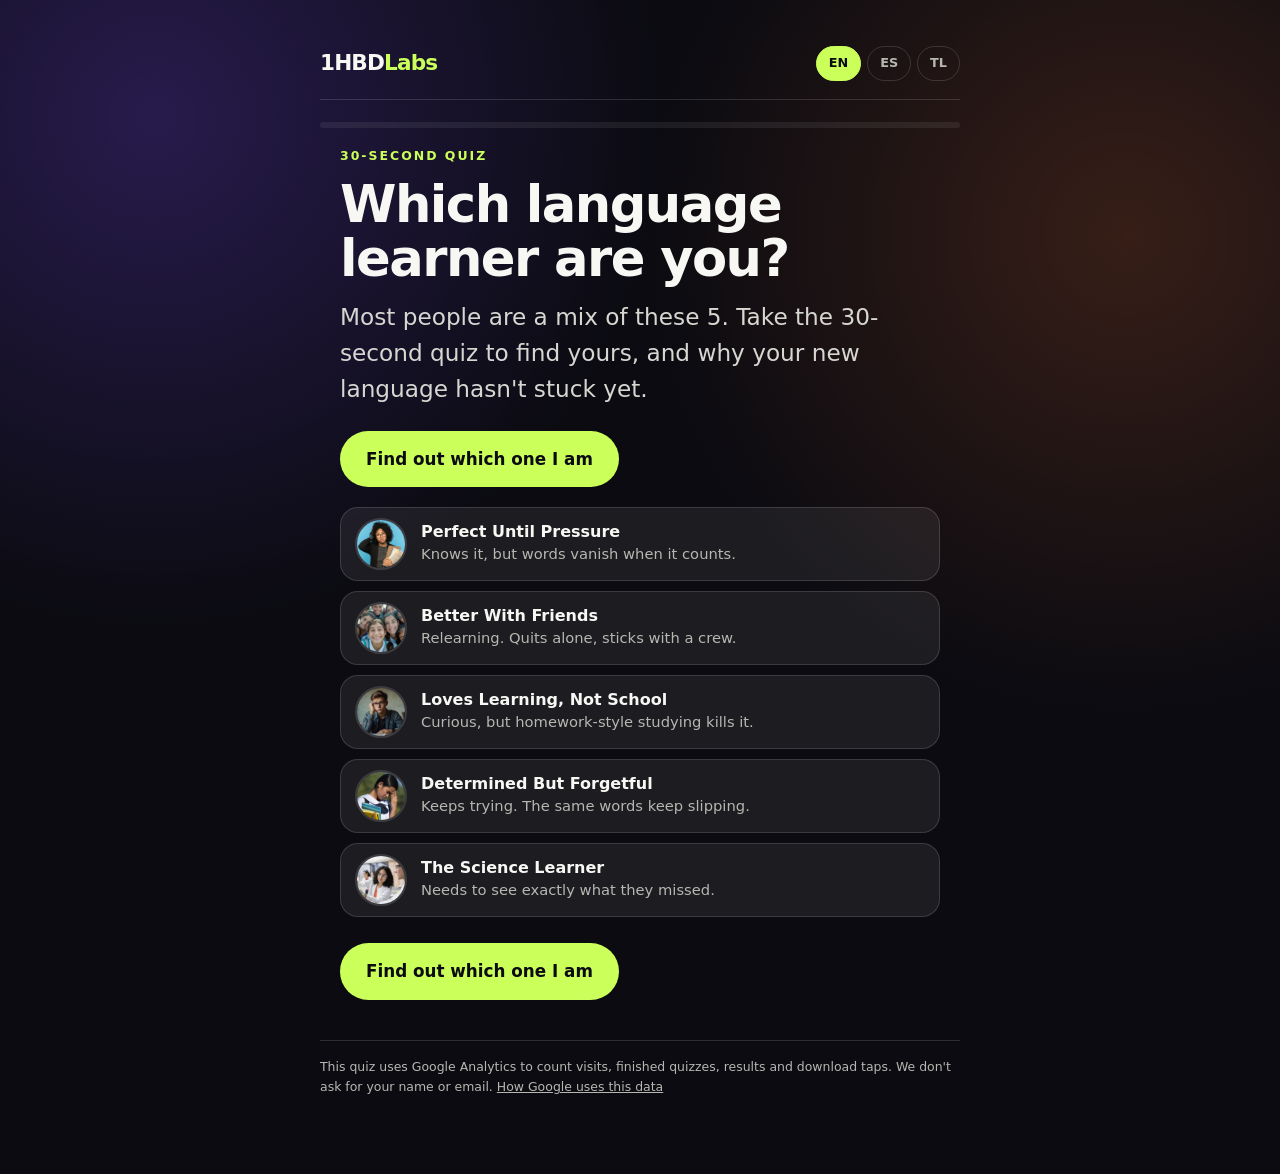
<file: quiz/index.html>
<!doctype html>
<html lang="en">
<head>
  <meta charset="utf-8">
  <meta name="viewport" content="width=device-width, initial-scale=1">
  <title>What's your language learning type? — 1HBDLabs quiz</title>
  <meta name="description" content="A 30-second quiz that tells you why your Spanish or English hasn't stuck yet, and which game fits the way you learn.">
  <meta property="og:title" content="What's your language learning type?">
  <meta property="og:description" content="Take the 30-second quiz and find out why it hasn't stuck yet, and what will.">
  <meta property="og:type" content="website">
  <meta property="og:image" content="https://westautomotivellc.github.io/1hbdlabs-games/assets/translator-feature.png">
  <meta property="og:url" content="https://westautomotivellc.github.io/1hbdlabs-games/quiz/">
  <link rel="canonical" href="https://westautomotivellc.github.io/1hbdlabs-games/quiz/">
  <link rel="stylesheet" href="../assets/site.css">
  <style>
    .quiz { width: min(640px, calc(100% - 32px)); margin: 0 auto; padding: 28px 0 64px; }
    .quiz-top { display: flex; justify-content: space-between; align-items: center; gap: 12px; padding: 18px 0; border-bottom: 1px solid var(--line); }
    .langs { display: flex; gap: 6px; }
    .langs button { font: inherit; font-size: .8rem; font-weight: 800; color: var(--muted); background: none; border: 1px solid var(--line); border-radius: 999px; padding: 6px 12px; cursor: pointer; }
    .langs button[aria-pressed="true"] { color: #0b0b11; background: var(--lime); border-color: var(--lime); }
    .progress { height: 6px; background: var(--panel); border-radius: 999px; overflow: hidden; margin: 22px 0 8px; }
    .progress span { display: block; height: 100%; width: 0; background: var(--lime); transition: width .3s; }
    .step-label { color: var(--muted); font-size: .8rem; font-weight: 700; margin: 0 0 18px; }
    .quiz h1 { font-size: clamp(2rem, 7vw, 3.2rem); line-height: 1.05; letter-spacing: -.03em; margin: 8px 0 14px; }
    .quiz h2 { font-size: clamp(1.4rem, 5vw, 1.9rem); line-height: 1.2; letter-spacing: -.02em; margin: 0 0 20px; }
    .options { display: grid; gap: 12px; }
    .option { font: inherit; text-align: left; color: var(--ink); background: var(--panel); border: 1px solid var(--line); border-radius: 18px; padding: 16px 18px; font-size: 1.02rem; line-height: 1.45; cursor: pointer; transition: border-color .15s, transform .15s; }
    .option:hover, .option:focus-visible { border-color: var(--lime); transform: translateY(-1px); outline: none; }
    .option.right { border-color: var(--lime); background: rgba(203,255,90,.14); }
    .option.wrong { border-color: var(--orange); background: rgba(255,139,77,.12); }
    .cta { font: inherit; font-weight: 900; font-size: 1.05rem; color: #0b0b11; background: var(--lime); border: 0; border-radius: 999px; padding: 15px 26px; cursor: pointer; text-decoration: none; display: inline-block; }
    .cta.secondary { color: var(--ink); background: var(--panel); border: 1px solid var(--line); }
    .timer { height: 10px; background: var(--panel); border-radius: 999px; overflow: hidden; margin: 0 0 20px; }
    .timer span { display: block; height: 100%; width: 100%; background: var(--orange); }
    .feedback { margin: 18px 0 0; color: #d7d7d2; }
    .speed { display: inline-block; margin: 18px 0 0; padding: 10px 16px; border-radius: 14px; background: var(--lime); color: #0b0b11; font-weight: 900; animation: pop .35s cubic-bezier(.2, 1.6, .4, 1); }
    .speed.slow { background: var(--violet); }
    @keyframes pop { from { transform: scale(.6); opacity: 0; } to { transform: scale(1); opacity: 1; } }
    .result-type { font-size: clamp(2.2rem, 8vw, 3.4rem); line-height: 1; letter-spacing: -.03em; margin: 6px 0 16px; color: var(--lime); }
    .fortune { font-size: 1.12rem; color: #e9e9e4; margin: 0 0 24px; }
    .why { list-style: none; padding: 0; margin: 0 0 28px; display: grid; gap: 10px; }
    .why li { background: var(--panel); border: 1px solid var(--line); border-radius: 14px; padding: 12px 14px 12px 40px; position: relative; }
    .why li::before { content: "✓"; position: absolute; left: 15px; top: 11px; color: var(--lime); font-weight: 900; }
    .game-card { background: var(--panel); border: 1px solid var(--line); border-radius: var(--radius); padding: 22px; margin: 0 0 22px; }
    .game-head { display: flex; gap: 16px; align-items: center; margin-bottom: 12px; }
    .game-head img { width: 72px; height: 72px; border-radius: 18px; }
    .game-head h3 { margin: 0; font-size: 1.5rem; line-height: 1.1; }
    .game-head p { margin: 2px 0 0; color: var(--muted); font-size: .9rem; }
    .made-for { font-weight: 800; font-size: 1.05rem; margin: 14px 0 18px; }
    .actions { display: flex; flex-wrap: wrap; gap: 10px; align-items: center; }
    .also { display: grid; gap: 10px; margin: 0 0 26px; }
    .also a { display: flex; gap: 12px; align-items: center; text-decoration: none; background: var(--panel); border: 1px solid var(--line); border-radius: 16px; padding: 10px 14px; }
    .also img { width: 40px; height: 40px; border-radius: 10px; }
    .small { color: var(--muted); font-size: .9rem; }
    .privacy-note { margin-top: 40px; padding-top: 16px; border-top: 1px solid var(--line); font-size: .78rem; }
    .mix { display: grid; gap: 10px; margin: 0 0 26px; }
    .mix-row { display: grid; grid-template-columns: 1fr auto; gap: 4px 12px; font-weight: 700; }
    .mix-row .pct { color: var(--muted); }
    .mix-bar { grid-column: 1 / -1; height: 8px; background: var(--panel); border-radius: 999px; overflow: hidden; }
    .mix-bar span { display: block; height: 100%; background: var(--violet); }
    .mix-row:first-child .mix-bar span { background: var(--lime); }
    details.all-types { background: var(--panel); border: 1px solid var(--line); border-radius: 16px; padding: 12px 16px; margin: 0 0 26px; }
    details.all-types summary { cursor: pointer; font-weight: 800; }
    details.all-types .type-list { margin: 12px 0 0; }
    .avatar { width: 52px; height: 52px; border-radius: 50%; object-fit: cover; flex: none; border: 2px solid var(--line); }
    .avatar.lg { width: 104px; height: 104px; border-color: var(--lime); }
    .avatar.sm { width: 36px; height: 36px; }
    .avatar.placeholder { display: grid; place-items: center; background: linear-gradient(135deg, var(--violet), #5b3bd6); font-size: 1.5rem; }
    .avatar.lg.placeholder { font-size: 2.8rem; }
    .avatar.sm.placeholder { font-size: 1.05rem; }
    .type-list { list-style: none; padding: 0; margin: 20px 0 26px; display: grid; gap: 10px; }
    .type-list li { display: flex; gap: 14px; align-items: center; background: var(--panel); border: 1px solid var(--line); border-radius: 18px; padding: 10px 14px; }
    .type-list strong { display: block; line-height: 1.2; }
    .type-list span { color: var(--muted); font-size: .92rem; line-height: 1.35; }
    .type-list li.mine { border-color: var(--lime); }
    .result-head { display: flex; gap: 18px; align-items: center; margin: 6px 0 16px; }
    .result-head .result-type { margin: 0; }
    .mix-row .who { display: flex; gap: 10px; align-items: center; }
    [hidden] { display: none !important; }
  </style>
</head>
<body>
  <div class="quiz">
    <div class="quiz-top">
      <a class="brand" href="../">1HBD<span>Labs</span></a>
      <div class="langs" role="group" aria-label="Language">
        <button type="button" data-lang="en">EN</button>
        <button type="button" data-lang="es">ES</button>
        <button type="button" data-lang="tl">TL</button>
      </div>
    </div>
    <div class="progress" aria-hidden="true"><span id="bar"></span></div>
    <p class="step-label" id="stepLabel"></p>
    <main id="screen" aria-live="polite"></main>
    <p class="small privacy-note"><span id="privacyText"></span> <a href="https://policies.google.com/technologies/partner-sites" id="privacyLink"></a></p>
  </div>

<script>
// Quiz flow: the five learner types → language to learn (skipped with
// ?learn=xx) → 5-second challenge in that language → [family (es/tl pages,
// learning English only)] → level → struggle (depends on level) → kind of fun
// → time → result.
// The result type comes from the struggle answer, and the game from the type
// (see chooseGame).

// Set to '../get/tomato-escape/' once Tomato Escape is in the stores.
var TOMATO_GET = null;

// Google Analytics 4 measurement ID (looks like 'G-XXXXXXXXXX'). While null,
// nothing is loaded and track() does nothing. Funnel events: quiz_view →
// quiz_start → quiz_challenge → quiz_complete → quiz_download (plus quiz_share).
var GA_ID = 'G-YH3DQZF1QB';
if (GA_ID) {
  var ga = document.createElement('script');
  ga.async = true;
  ga.src = 'https://www.googletagmanager.com/gtag/js?id=' + GA_ID;
  document.head.appendChild(ga);
  window.dataLayer = window.dataLayer || [];
  window.gtag = function () { window.dataLayer.push(arguments); };
  window.gtag('js', new Date());
  window.gtag('config', GA_ID);
}
function track(name, params) {
  var base = { quiz_lang: lang };
  if (state && state.learn) base.learn_lang = state.learn;
  if (window.gtag) window.gtag('event', name, Object.assign(base, params || {}));
}

// langs: the languages each game covers. A game is only recommended when it
// has both the language being learned and the player's own (page) language,
// so not every game shows up for every language. Edit these lists when a game
// adds or drops a language. play: a browser game, no download needed.
var GAMES = {
  lt: { icon: '../assets/translator-icon.png', name: 'The Last Translator', words: 900, get: '../get/', page: '../the-last-translator/', langs: ['en', 'es', 'tl', 'fr', 'ko'] },
  wb: { icon: '../assets/wordbust-icon.png', name: 'WordBust', words: 600, get: '../get/wordbust/', page: '../wordbust/', langs: ['en', 'es', 'tl'] },
  tomato: { icon: '../assets/tomato-icon.png', name: 'Tomato Escape', words: 250, get: TOMATO_GET, page: '../tomato-escape/', langs: ['en', 'es', 'fr', 'tl'] },
  lio: { icon: '../assets/languageio-icon.png', name: 'Language.io', words: 900, play: '../language-io/', page: '../language-io/', langs: ['en', 'es', 'tl', 'fr', 'ko'] }
};
var GAME_ORDER = ['lt', 'wb', 'tomato', 'lio'];
var LEARN = ['es', 'en', 'fr', 'tl', 'ko'];

// The challenge word ("dog") and "cat" in each language you can learn.
var WORDS = {
  es: { dog: 'perro', cat: 'gato' },
  en: { dog: 'dog', cat: 'cat' },
  tl: { dog: 'aso', cat: 'pusa' },
  fr: { dog: 'chien', cat: 'chat' },
  ko: { dog: '개 (gae)', cat: '고양이 (goyangi)' }
};

// Type keys → names: comeback = Better With Friends, gamebrain = Loves
// Learning Not School, fresh = The Science Learner, hidden = Determined But
// Forgetful, pressure = Perfect Until Pressure. null shows an emoji instead
// of a photo.
var TYPE_IMG = {
  comeback: '../assets/type-friends.jpg',
  gamebrain: '../assets/type-school.jpg',
  fresh: '../assets/type-science.jpg',
  hidden: '../assets/type-forgetful.jpg',
  pressure: '../assets/type-pressure.jpg'
};

// Each struggle answer: [learning type, feature it points to]
var STRUGGLE = {
  A: [['comeback', 'friends'], ['gamebrain', 'game'], ['gamebrain', 'useful'], ['fresh', 'small']],
  B: [['fresh', 'spelling'], ['hidden', 'both'], ['hidden', 'errors'], ['comeback', 'duels']],
  C: [['hidden', 'speed'], ['fresh', 'words'], ['comeback', 'friends'], ['fresh', 'errors']],
  D: [['pressure', 'pressure'], ['pressure', 'speed'], ['pressure', 'recall'], ['pressure', 'all']]
};
var FUN = ['battle', 'puzzle', 'adventure', 'anything'];
var FAMILY = ['kids', 'abroad', 'partner', 'work'];

var T = {
  en: {
    stepOf: 'Question {n} of {t}',
    eyebrow: '30-second quiz',
    title: 'Which {L} learner are you?',
    titleAny: 'Which language learner are you?',
    intro: "Most people are a mix of these 5. Take the 30-second quiz to find yours, and why {L} hasn't stuck yet.",
    introAny: "Most people are a mix of these 5. Take the 30-second quiz to find yours, and why your new language hasn't stuck yet.",
    learnQ: 'First: which language do you want to learn?',
    langNames: { es: 'Spanish', en: 'English', tl: 'Tagalog', fr: 'French', ko: 'Korean' },
    start: 'Find out which one I am',
    family: null,
    level: 'Be honest: what happens when someone actually speaks {L} to you?',
    levels: [
      'I catch one word, smile, and nod like I understood.',
      "I can build a sentence, as long as nobody's waiting on me.",
      'I get there slowly, but people switch to English to save time.',
      "I understand almost everything, until someone uses slang or a saying and the joke's over before I get it."
    ],
    struggleQ: { A: "Why hasn't it stuck yet?", B: 'What trips you up most?', C: 'What slows you down?', D: 'When does your {L} let you down?' },
    struggle: {
      A: ["I've started before. The app is still on my phone somewhere.",
          'Studying feels like homework, and I already did my time in school.',
          "I already know «{dog}» and «{cat}». I want words I'd actually use.",
          "I'm starting from zero and don't know where to begin."],
      B: ["I know the word, but I'd never spell it right.",
          'I understand more than I can say.',
          'I keep forgetting the same few words.',
          "I'd learn faster if I had someone to compete with."],
      C: ["I translate in my head first, and by then the moment's gone.",
          "I've stalled. I'm not getting better anymore.",
          'I have no one to practice with.',
          "I'm never sure if I'm saying it right."],
      D: ["When I'm nervous or put on the spot, words vanish.",
          "I know it, I just can't pull it up fast enough.",
          'Sayings and slang lose me.',
          'Nothing is at my level, so I stopped practicing.']
    },
    challengeTitle: 'Translate this {L} word as fast as you can. 5 seconds.',
    challengeQ: 'What does «{w}» mean?',
    challengeOpts: ['Dog', 'Cat', 'Bread', 'Door'],
    challengeRight: "You answered against a 5-second timer. That's how every round feels.",
    challengeMissed: "The timer got you. That's the skill nobody trains, until now.",
    speedFast: '⚡ {s}s: faster than about {p}% of people',
    speedSlow: "You're still faster than about {p}% of people. Speed comes with practice.",
    next: 'Next',
    funQ: 'Which sounds most like your kind of fun?',
    fun: ['Battling my friends, and winning.', 'A calm puzzle I can play anywhere.', 'An action adventure with a story.', "Honestly? Anything that doesn't feel like studying."],
    timeQ: 'How much time can you honestly give it each day?',
    times: ['Maybe 5 minutes.', '15 minutes on a good day.', "If it's fun, I lose track of time."],
    who: {},
    typeLabel: 'Your learning type',
    types: {
      comeback: ['Better With Friends', "You've started before, and you'll start again. You don't quit because it's hard; you quit because you're doing it alone and nobody notices when you stop. Put a friend on the other side of your streak and watch what happens."],
      gamebrain: ['Loves Learning, Not School', "You're curious. You just can't stand being taught like it's homework. The second it feels like class, your brain checks out. Disguise the learning as play and you'll be surprised how much sticks."],
      fresh: ['The Science Learner', "You don't want to be told you're doing great. You want to see exactly what you missed, why, and what to fix next. Give you a clear plan and real feedback and you'll outwork everyone."],
      hidden: ['Determined But Forgetful', "You keep showing up, and the same words keep slipping away. It's not effort you're missing. You need the words you forget to come back again and again until they stick for good."],
      pressure: ['Perfect Until Pressure', "Your {L} is good, until it matters. To truly own a language you have to recall words fast, under pressure. That's the one thing you've never practiced. This is the perfect practice for you."]
    },
    typeShort: {
      comeback: 'Relearning. Quits alone, sticks with a crew.',
      gamebrain: 'Curious, but homework-style studying kills it.',
      fresh: 'Needs to see exactly what they missed.',
      hidden: 'Keeps trying. The same words keep slipping.',
      pressure: 'Knows it, but words vanish when it counts.'
    },
    mixLabel: 'Your learner mix',
    allTypes: 'See all 5 learner types',
    whyLabel: 'How we knew',
    features: {
      friends: 'Invite friends and keep a streak together. Someone notices when you skip a day.',
      game: "It's a game first. You'll be playing, not studying.",
      useful: "No more cat-and-dog lists: everyday words you'll actually say.",
      small: 'Small lessons, just 10 words a day, with built-in flashcards.',
      spelling: 'You type the answers, so the spelling sticks.',
      both: 'You practice both ways: {L} → English and English → {L}.',
      errors: 'An error counter tracks the exact words you miss, so you fix your weak spots.',
      duels: 'Challenge friends to duels. Losing to your cousin is great motivation.',
      speed: "Timed rounds train you to answer before the moment's gone.",
      words: "Up to 900 words, so there's always a next level.",
      pressure: 'Every round is played under pressure, exactly when words used to vanish.',
      recall: 'Fast recall frees your brain to catch slang and sayings.',
      all: 'Different games, different speeds. Something is always at your level.'
    },
    tenADay: '10 words a day is all it takes.',
    yourGame: 'Made for you',
    blurbs: {
      lt: 'Battle through story worlds where every correct answer lands a hit.',
      wb: 'Catch falling words before they hit the top. An arcade game that teaches 600 words.',
      tomato: 'Help a spy tomato escape the sauce factory. Every gate opens with a word.',
      lio: 'A blob battle where every bump is a word duel. Plays right in your browser.'
    },
    words: '{n} words · free to download',
    wordsPlay: '{n} words · free in your browser',
    play: 'Play free now',
    madeFor: "This game was made for your learning type. It's designed to make you forget you're learning, and give you the tools to start speaking.",
    plan: 'Your plan: 10 words a day.',
    download: 'Download free',
    soon: 'Coming soon. See the game',
    meanwhile: 'Start today while you wait:',
    also: 'Also great for you:',
    share: 'Share my result',
    shareText: "I'm {type}. What's your learning type?",
    copied: 'Link copied!',
    retake: 'Retake the quiz',
    privacy: "This quiz uses Google Analytics to count visits, finished quizzes, results and download taps. We don't ask for your name or email.",
    privacyLink: 'How Google uses this data'
  },

  es: {
    stepOf: 'Pregunta {n} de {t}',
    eyebrow: 'Quiz de 30 segundos',
    title: '¿Qué tipo de aprendiz de {L} eres?',
    titleAny: '¿Qué tipo de aprendiz de idiomas eres?',
    intro: 'La mayoría es una mezcla de estos 5. Haz el quiz de 30 segundos y descubre el tuyo, y por qué el {L} no se te ha quedado.',
    introAny: 'La mayoría es una mezcla de estos 5. Haz el quiz de 30 segundos y descubre el tuyo, y por qué el idioma que estudias no se te ha quedado.',
    learnQ: 'Primero: ¿qué idioma quieres aprender?',
    langNames: { es: 'español', en: 'inglés', tl: 'tagalo', fr: 'francés', ko: 'coreano' },
    start: 'Descubrir cuál soy',
    family: '¿A quién quieres entender sin pedirle que te repita?',
    families: ['A mis hijos o nietos, que me contestan en inglés.', 'A mi familia en Estados Unidos.', 'A la familia de mi pareja.', 'A la gente del trabajo.'],
    level: 'Sé sincero: ¿qué pasa cuando alguien te habla en {L}?',
    levels: [
      'Entiendo una palabra, sonrío y digo que sí con la cabeza.',
      'Puedo armar una frase… si nadie está esperando.',
      'Me doy a entender despacio, pero me cambian al español para ahorrar tiempo.',
      'Entiendo casi todo, hasta que usan un dicho o slang y el chiste ya pasó.'
    ],
    struggleQ: { A: '¿Por qué no se te ha quedado?', B: '¿Qué es lo que más te cuesta?', C: '¿Qué te frena?', D: '¿Cuándo te falla el {L}?' },
    struggle: {
      A: ['Ya empecé antes. La app sigue por ahí en mi teléfono.',
          'Estudiar se siente como tarea, y yo ya terminé la escuela.',
          "Ya sé «{dog}» y «{cat}». Quiero palabras que de verdad voy a usar.",
          'Empiezo de cero y no sé por dónde empezar.'],
      B: ['Sé la palabra, pero no la escribiría bien.',
          'Entiendo más de lo que puedo decir.',
          'Siempre se me olvidan las mismas palabras.',
          'Aprendería más rápido si tuviera con quién competir.'],
      C: ['Traduzco en mi cabeza primero, y para entonces ya pasó el momento.',
          'Me estanqué. Ya no avanzo.',
          'No tengo con quién practicar.',
          'Nunca sé si lo estoy diciendo bien.'],
      D: ['Cuando estoy nervioso, las palabras desaparecen.',
          'La sé, pero no me sale a tiempo.',
          'Los dichos y el slang me pierden.',
          'Nada está a mi nivel, así que dejé de practicar.']
    },
    challengeTitle: 'Traduce esta palabra en {L} lo más rápido que puedas. 5 segundos.',
    challengeQ: '¿Qué significa «{w}»?',
    challengeOpts: ['Perro', 'Gato', 'Pan', 'Puerta'],
    challengeRight: 'Respondiste con 5 segundos en el reloj. Así se siente cada ronda.',
    challengeMissed: 'El reloj te ganó. Esa es la habilidad que nadie entrena… hasta ahora.',
    speedFast: '⚡ {s} s: más rápido que cerca del {p}% de las personas',
    speedSlow: 'Aun así, eres más rápido que cerca del {p}% de las personas. La velocidad llega con práctica.',
    next: 'Siguiente',
    funQ: '¿Qué suena más a tu tipo de diversión?',
    fun: ['Pelear contra mis amigos, y ganar.', 'Un rompecabezas tranquilo que pueda jugar donde sea.', 'Una aventura de acción con historia.', 'La verdad, cualquier cosa que no se sienta como estudiar.'],
    timeQ: '¿Cuánto tiempo le puedes dar de verdad cada día?',
    times: ['Tal vez 5 minutos.', '15 minutos en un buen día.', 'Si es divertido, pierdo la noción del tiempo.'],
    who: { kids: 'tus hijos o nietos', abroad: 'tu familia en Estados Unidos', partner: 'la familia de tu pareja', work: 'la gente del trabajo' },
    typeLabel: 'Tu tipo de aprendiz',
    types: {
      comeback: ['Mejor Con Amigos', 'Ya empezaste antes, y vas a volver a empezar. No lo dejas porque sea difícil; lo dejas porque estás solo y nadie nota cuando paras. Pon a alguien del otro lado de tu racha. Piensa en {who}: ahí está tu razón.'],
      gamebrain: ['Le Gusta Aprender, No La Escuela', 'Eres curioso; lo que no soportas es que te enseñen como si fuera tarea. En cuanto se siente como clase, tu mente se desconecta. Disfraza el aprendizaje de juego y te sorprenderá todo lo que se te queda.'],
      fresh: ['Aprendiz Científico', 'No quieres que te digan que vas muy bien. Quieres ver exactamente qué fallaste, por qué y qué corregir. Con un plan claro y resultados reales, nadie trabaja más duro que tú. Y cada palabra te acerca a {who}.'],
      hidden: ['Decidido Pero Olvidadizo', 'Sigues intentándolo, y las mismas palabras se te siguen escapando. No te falta esfuerzo. Necesitas que las palabras que olvidas regresen una y otra vez hasta quedarse. Cuando {who} te habla, quieres que la respuesta llegue a tiempo.'],
      pressure: ['Perfecto Hasta La Presión', 'Tu {L} es bueno… hasta que importa. Para dominar un idioma de verdad tienes que recordar las palabras rápido y bajo presión. Es lo único que nunca has practicado. Esta es la práctica perfecta para ti.']
    },
    typeShort: {
      comeback: 'Está reaprendiendo. Solo lo deja; con amigos sigue.',
      gamebrain: 'Curioso, pero estudiar como tarea lo apaga.',
      fresh: 'Necesita ver exactamente qué falló.',
      hidden: 'Sigue intentando; las mismas palabras se le escapan.',
      pressure: 'Lo sabe, pero las palabras se van cuando más importa.'
    },
    mixLabel: 'Tu mezcla de aprendiz',
    allTypes: 'Ver los 5 tipos de aprendiz',
    whyLabel: 'Cómo lo supimos',
    features: {
      friends: 'Invita a tu familia o amigos y mantengan una racha juntos. Alguien nota cuando faltas un día.',
      game: 'Primero es un juego. Vas a estar jugando, no estudiando.',
      useful: 'Nada de listas de «{cat}» y «{dog}»: palabras que usarás de verdad.',
      small: 'Lecciones pequeñas, solo 10 palabras al día, con tarjetas de estudio incluidas.',
      spelling: 'Tú escribes las respuestas, así se te queda la ortografía.',
      both: 'Practicas en los dos sentidos: {L} → español y español → {L}.',
      errors: 'Un contador de errores marca las palabras exactas que fallas para que las refuerces.',
      duels: 'Reta a tus amigos a duelos. Perder contra tu primo motiva mucho.',
      speed: 'Las rondas con tiempo te entrenan para responder antes de que pase el momento.',
      words: 'Hasta 900 palabras, así que siempre hay un siguiente nivel.',
      pressure: 'Cada ronda se juega bajo presión, justo cuando antes se te iban las palabras.',
      recall: 'Recordar rápido deja tu mente libre para captar dichos y expresiones.',
      all: 'Juegos distintos, velocidades distintas. Siempre hay algo a tu nivel.'
    },
    tenADay: 'Con 10 palabras al día es suficiente.',
    yourGame: 'Hecho para ti',
    blurbs: {
      lt: 'Pelea en mundos con historia donde cada respuesta correcta es un golpe.',
      wb: 'Atrapa las palabras que caen antes de que lleguen arriba. Un arcade que enseña 600 palabras.',
      tomato: 'Ayuda a un tomate espía a escapar de la fábrica de salsa. Cada puerta se abre con una palabra.',
      lio: 'Una batalla de blobs donde cada choque es un duelo de palabras. Se juega en tu navegador.'
    },
    words: '{n} palabras · descarga gratis',
    wordsPlay: '{n} palabras · gratis en tu navegador',
    play: 'Jugar gratis ahora',
    madeFor: 'Este juego fue hecho para tu forma de aprender. Está diseñado para que olvides que estás aprendiendo, y te da las herramientas para empezar a hablar.',
    plan: 'Tu plan: 10 palabras al día.',
    download: 'Descargar gratis',
    soon: 'Muy pronto. Ver el juego',
    meanwhile: 'Empieza hoy mientras tanto:',
    also: 'También es para ti:',
    share: 'Compartir mi resultado',
    shareText: 'Soy «{type}». ¿Cuál es tu forma de aprender?',
    copied: '¡Enlace copiado!',
    retake: 'Repetir el quiz',
    privacy: 'Este quiz usa Google Analytics para contar visitas, quizzes terminados, resultados y toques en descargar. No te pedimos tu nombre ni tu correo.',
    privacyLink: 'Cómo usa Google estos datos'
  },

  tl: {
    stepOf: 'Tanong {n} sa {t}',
    eyebrow: '30-segundong quiz',
    title: 'Anong klase ka ng {L} learner?',
    titleAny: 'Anong klase ka ng language learner?',
    intro: 'Karamihan ay halo ng 5 na ito. Sagutin ang 30-segundong quiz para malaman kung alin ka, at kung bakit hindi pa tumatatak ang {L} mo.',
    introAny: 'Karamihan ay halo ng 5 na ito. Sagutin ang 30-segundong quiz para malaman kung alin ka, at kung bakit hindi pa tumatatak ang bagong wika mo.',
    learnQ: 'Una: anong wika ang gusto mong matutunan?',
    langNames: { es: 'Spanish', en: 'English', tl: 'Tagalog', fr: 'French', ko: 'Korean' },
    start: 'Alamin kung alin ako',
    family: 'Sino ang gusto mong maintindihan nang hindi na pinapaulit?',
    families: ['Ang mga anak o apo ko, na sumasagot sa English.', 'Ang pamilya ko sa abroad.', 'Ang pamilya ng partner ko.', 'Ang mga customer o boss ko.'],
    level: "Aminin mo: ano ang nangyayari kapag may kumausap sa'yo sa {L}?",
    levels: [
      'May isang salita akong naiintindihan, tapos ngingiti at tatango na lang ako.',
      'Kaya kong bumuo ng sentence… basta walang naghihintay.',
      'Nakakaintindi ako nang dahan-dahan, pero nagta-Tagalog na lang sila para mabilis.',
      'Halos naiintindihan ko lahat, hanggang may gumamit ng slang o kasabihan at tapos na ang biro bago ko makuha.'
    ],
    struggleQ: { A: 'Bakit hindi pa tumatatak?', B: "Ano ang pinakamahirap para sa'yo?", C: "Ano ang nagpapabagal sa'yo?", D: 'Kailan ka iniiwan ng {L} mo?' },
    struggle: {
      A: ['Nasubukan ko na dati. Nasa phone ko pa yung app.',
          'Parang assignment ang pag-aaral, at tapos na ako sa school.',
          "Alam ko na ang «{dog}» at «{cat}». Gusto ko ng salitang talagang magagamit ko.",
          'Nagsisimula ako sa zero at hindi ko alam kung saan magsisimula.'],
      B: ['Alam ko ang salita, pero hindi ko ma-spell nang tama.',
          'Mas marami akong naiintindihan kaysa nasasabi.',
          'Lagi kong nakakalimutan ang parehong mga salita.',
          'Mas bibilis ako kung may kakumpitensya ako.'],
      C: ['Nagta-translate muna ako sa isip, at lumipas na ang moment.',
          'Na-stuck na ako. Hindi na ako umaasenso.',
          'Wala akong kasama mag-practice.',
          'Hindi ako sigurado kung tama ang sinasabi ko.'],
      D: ['Kapag kinakabahan ako, nawawala ang mga salita.',
          'Alam ko, pero hindi lumalabas agad.',
          'Nalilito ako sa slang at kasabihan.',
          'Walang nasa level ko, kaya tumigil na ako mag-practice.']
    },
    challengeTitle: 'I-translate ang {L} na salitang ito nang pinakamabilis. 5 segundo.',
    challengeQ: 'Ano ang ibig sabihin ng «{w}»?',
    challengeOpts: ['Aso', 'Pusa', 'Tinapay', 'Pinto'],
    challengeRight: 'Sumagot ka habang tumatakbo ang 5-segundong timer. Ganyan ang pakiramdam ng bawat round.',
    challengeMissed: 'Naunahan ka ng timer. Iyan ang skill na walang nagte-train… hanggang ngayon.',
    speedFast: '⚡ {s} s: mas mabilis ka sa mga {p}% ng mga tao',
    speedSlow: 'Mas mabilis ka pa rin sa mga {p}% ng mga tao. Bumibilis ka sa practice.',
    next: 'Susunod',
    funQ: 'Alin ang pinaka-kagaya ng trip mo?',
    fun: ['Lumaban sa barkada, at manalo.', 'Isang chill na puzzle na pwede kahit saan.', 'Isang action adventure na may kwento.', 'Totoo? Kahit ano basta hindi parang nag-aaral.'],
    timeQ: 'Gaano katagal mo talaga kayang ibigay kada araw?',
    times: ['Siguro 5 minuto.', '15 minuto kapag maganda ang araw.', 'Kapag masaya, hindi ko na namamalayan ang oras.'],
    who: { kids: 'ang mga anak o apo mo', abroad: 'ang pamilya mo sa abroad', partner: 'ang pamilya ng partner mo', work: 'ang mga customer o boss mo' },
    typeLabel: 'Ang learner type mo',
    types: {
      comeback: ['Mas Magaling Kasama Ang Barkada', 'Nasubukan mo na dati, at susubukan mo ulit. Hindi ka tumitigil dahil mahirap; tumitigil ka dahil mag-isa ka at walang nakakapansin kapag huminto ka. Maglagay ng kasama sa kabilang dulo ng streak mo. Isipin mo {who}: sila ang dahilan mo.'],
      gamebrain: ['Mahilig Matuto, Hindi Sa School', 'Curious ka; ayaw mo lang turuan na parang assignment. Kapag parang klase na, nawawala ang interes mo. Itago ang pag-aaral sa laro at magugulat ka kung gaano karami ang tatatak.'],
      fresh: ['Ang Science Learner', 'Ayaw mong sabihan na magaling ka na. Gusto mong makita kung ano mismo ang mali mo, bakit, at ano ang aayusin. Bigyan ka ng malinaw na plano at totoong feedback, at walang makakatalo sa sipag mo.'],
      hidden: ['Determinado Pero Makakalimutin', 'Patuloy kang sumusubok, at patuloy ding nawawala ang parehong mga salita. Hindi sipag ang kulang sa\'yo. Kailangan mong bumalik-balik ang mga salitang nakakalimutan mo hanggang tumatak na talaga.'],
      pressure: ['Perfect Hanggang May Pressure', "Magaling ang {L} mo… hanggang sa mahalagang sandali. Para tunay mong ma-master ang isang wika, kailangan mong maalala ang mga salita nang mabilis at may pressure. Iyan ang hindi mo pa napa-practice. Ito ang perpektong practice para sa'yo."]
    },
    typeShort: {
      comeback: 'Nag-aaral ulit. Tumitigil mag-isa, tuloy kapag may kasama.',
      gamebrain: 'Curious, pero ayaw ng pag-aaral na parang assignment.',
      fresh: 'Kailangang makita kung ano mismo ang mali.',
      hidden: 'Sumusubok pa rin; nawawala ang parehong salita.',
      pressure: 'Alam niya, pero nawawala ang salita kapag mahalaga na.'
    },
    mixLabel: 'Ang learner mix mo',
    allTypes: 'Tingnan ang 5 learner type',
    whyLabel: 'Paano namin nalaman',
    features: {
      friends: 'Imbitahin ang pamilya o barkada at magtuloy ng streak nang sabay. May makakapansin kapag lumiban ka.',
      game: 'Laro muna ito. Maglalaro ka, hindi mag-aaral.',
      useful: 'Hindi na puro «{cat}» at «{dog}»: mga salitang talagang gagamitin mo.',
      small: 'Maliliit na lesson, 10 salita lang kada araw, may kasamang flashcards.',
      spelling: 'Ikaw ang nagta-type ng sagot, kaya tumatatak ang spelling.',
      both: 'Magpa-practice ka sa dalawang direksyon: {L} → Tagalog at Tagalog → {L}.',
      errors: 'May error counter na nagtatala ng mga salitang lagi mong mali, para ma-practice mo ang mahina mo.',
      duels: 'Hamunin ang barkada sa duel. Nakaka-motivate ang matalo sa pinsan mo.',
      speed: "Ang mga timed round ay nagtuturo sa'yong sumagot bago lumipas ang moment.",
      words: 'Hanggang 900 salita, kaya laging may susunod na level.',
      pressure: 'Bawat round ay nilalaro nang may pressure, mismong oras na dati ay nawawala ang mga salita.',
      recall: 'Kapag mabilis kang nakakaalala, malaya ang isip mong makuha ang slang at kasabihan.',
      all: 'Iba-ibang laro, iba-ibang bilis. Laging may nasa level mo.'
    },
    tenADay: 'Sapat na ang 10 salita kada araw.',
    yourGame: "Ginawa para sa'yo",
    blurbs: {
      lt: 'Lumaban sa mga mundo ng kwento kung saan bawat tamang sagot ay isang tama sa kalaban.',
      wb: 'Saluhin ang mga bumabagsak na salita bago umabot sa itaas. Arcade na nagtuturo ng 600 salita.',
      tomato: 'Tulungan ang espiyang kamatis na tumakas sa pabrika ng sarsa. Bawat gate ay nabubuksan ng isang salita.',
      lio: 'Blob battle kung saan bawat banggaan ay word duel. Nilalaro mismo sa browser mo.'
    },
    words: '{n} salita · libreng i-download',
    wordsPlay: '{n} salita · libre sa browser',
    play: 'Laruin nang libre ngayon',
    madeFor: 'Ginawa ang larong ito para sa klase mo ng pag-aaral. Dinisenyo ito para makalimutan mong nag-aaral ka, at bigyan ka ng tools para magsimulang magsalita.',
    plan: 'Ang plano mo: 10 salita kada araw.',
    download: 'I-download nang libre',
    soon: 'Malapit na. Tingnan ang laro',
    meanwhile: 'Magsimula ngayon habang naghihintay:',
    also: "Bagay din sa'yo:",
    share: 'I-share ang resulta ko',
    shareText: 'Ako ay «{type}». Ano ang learner type mo?',
    copied: 'Nakopya ang link!',
    retake: 'Ulitin ang quiz',
    privacy: 'Gumagamit ang quiz na ito ng Google Analytics para bilangin ang mga bisita, natapos na quiz, resulta at pag-tap sa download. Hindi namin hinihingi ang pangalan o email mo.',
    privacyLink: 'Paano ginagamit ng Google ang data na ito'
  }
};

var lang = 'en';
var state;
var steps;
var stepIndex;
var screen = document.getElementById('screen');
var bar = document.getElementById('bar');
var stepLabel = document.getElementById('stepLabel');
var challengeTimer = null;

function fmt(s, vars) { return s.replace(/\{(\w+)\}/g, function (m, k) { return k in vars ? vars[k] : m; }); }
// Fills the chosen language into a string: {L} = its name in the page
// language, {dog}/{cat}/{w} = words in that language.
function L(s) {
  if (!state || !state.learn) return s;
  var w = WORDS[state.learn];
  return fmt(s, { L: T[lang].langNames[state.learn], dog: w.dog, cat: w.cat, w: w.dog });
}
function learnParam() {
  var q = new URLSearchParams(location.search).get('learn');
  return q && WORDS[q] && q !== lang ? q : null;
}
function el(tag, attrs, children) {
  var e = document.createElement(tag);
  for (var k in attrs || {}) {
    if (k === 'text') e.textContent = attrs[k];
    else if (k === 'onclick') e.onclick = attrs[k];
    else e.setAttribute(k, attrs[k]);
  }
  (children || []).forEach(function (c) { if (c) e.appendChild(c); });
  return e;
}

function pickLang() {
  var q = new URLSearchParams(location.search).get('lang');
  if (q && T[q]) return q;
  var nav = (navigator.language || 'en').slice(0, 2).toLowerCase();
  if (nav === 'es') return 'es';
  if (nav === 'tl' || nav === 'fi') return (navigator.language || '').toLowerCase().indexOf('fil') === 0 || nav === 'tl' ? 'tl' : 'en';
  return 'en';
}

function setLang(l) {
  lang = l;
  document.documentElement.lang = l === 'tl' ? 'fil' : l;
  document.querySelectorAll('.langs button').forEach(function (b) {
    b.setAttribute('aria-pressed', String(b.getAttribute('data-lang') === l));
  });
  document.getElementById('privacyText').textContent = T[l].privacy;
  document.getElementById('privacyLink').textContent = T[l].privacyLink;
  restart();
}

function restart() {
  clearInterval(challengeTimer);
  var preset = learnParam();
  state = { learn: preset, family: null, level: null, struggle: null, challenge: null, fun: null, time: null };
  steps = buildSteps(!preset);
  stepIndex = -1;
  renderIntro();
}

// The family question is about relatives who speak English, so it only shows
// on the es/tl pages when the player is learning English.
function buildSteps(askLearn) {
  return (askLearn ? ['learn'] : []).concat(['challenge'],
    T[lang].family && state.learn === 'en' ? ['family'] : [], ['level', 'struggle', 'fun', 'time']);
}

function setProgress() {
  var total = steps.length;
  bar.style.width = (stepIndex < 0 ? 0 : Math.min(stepIndex / total, 1) * 100) + '%';
  stepLabel.textContent = stepIndex >= 0 && stepIndex < total ? fmt(T[lang].stepOf, { n: stepIndex + 1, t: total }) : '';
}

function avatar(type, size) {
  var cls = 'avatar' + (size ? ' ' + size : '');
  if (TYPE_IMG[type]) return el('img', { class: cls, src: TYPE_IMG[type], alt: '' });
  return el('span', { class: cls + ' placeholder', 'aria-hidden': 'true', text: '🔬' });
}

function typeList(mine) {
  var t = T[lang];
  return el('ul', { class: 'type-list' }, TYPES.map(function (k) {
    return el('li', { class: k === mine ? 'mine' : '' }, [
      avatar(k),
      el('div', {}, [el('strong', { text: t.types[k][0] }), el('span', { text: t.typeShort[k] })])
    ]);
  }));
}

function renderIntro() {
  var t = T[lang];
  setProgress();
  screen.replaceChildren(
    el('p', { class: 'eyebrow', text: t.eyebrow }),
    el('h1', { text: state.learn ? L(t.title) : t.titleAny }),
    el('p', { class: 'lede', text: state.learn ? L(t.intro) : t.introAny }),
    startBtn(),
    typeList(null),
    startBtn()
  );
  // The start button sits above the five types so nobody has to scroll to
  // find it, with a second one at the bottom for people who read them all.
  function startBtn() {
    return el('p', {}, [el('button', { class: 'cta', type: 'button', text: t.start, onclick: function () { track('quiz_start'); next(); } })]);
  }
}

function next() {
  stepIndex++;
  setProgress();
  if (stepIndex >= steps.length) return renderResult();
  ({ learn: renderLearn, family: renderFamily, level: renderLevel, struggle: renderStruggle, challenge: renderChallenge, fun: renderFun, time: renderTime })[steps[stepIndex]]();
  window.scrollTo(0, 0);
}

function question(title, labels, onPick) {
  screen.replaceChildren(
    el('h2', { text: L(title) }),
    el('div', { class: 'options' }, labels.map(function (label, i) {
      return el('button', { class: 'option', type: 'button', text: L(label), onclick: function () { onPick(i); next(); } });
    }))
  );
}

function renderLearn() {
  var t = T[lang];
  var choices = LEARN.filter(function (k) { return k !== lang; });
  question(t.learnQ, choices.map(function (k) { return t.langNames[k][0].toUpperCase() + t.langNames[k].slice(1); }), function (i) {
    state.learn = choices[i];
    steps = buildSteps(true);
    track('quiz_learn', { learn_lang: state.learn });
  });
}
function renderFamily() { var t = T[lang]; question(t.family, t.families, function (i) { state.family = FAMILY[i]; }); }
function renderLevel() { var t = T[lang]; question(t.level, t.levels, function (i) { state.level = 'ABCD'[i]; }); }
function renderStruggle() {
  var t = T[lang];
  question(t.struggleQ[state.level], t.struggle[state.level], function (i) { state.struggle = STRUGGLE[state.level][i]; });
}
function renderFun() { var t = T[lang]; question(t.funQ, t.fun, function (i) { state.fun = FUN[i]; }); }
function renderTime() { var t = T[lang]; question(t.timeQ, t.times, function (i) { state.time = i; }); }

// Estimated "faster than X% of people" from the answer time on a fixed scale
// (no real player data yet): 1 second or less → 95%, sliding to 40% at the
// 5-second limit. Wrong answers and timeouts get the 40% floor.
function speedPercent(right, secs) {
  if (!right) return 40;
  var p = 95 - (secs - 1) / 4 * 55;
  return Math.round(Math.max(40, Math.min(95, p)));
}

function renderChallenge() {
  var t = T[lang];
  var timerFill = el('span');
  var feedback = el('p', { class: 'feedback' });
  var nextBtn = el('button', { class: 'cta', type: 'button', text: t.next, onclick: next, hidden: '' });
  var buttons = t.challengeOpts.map(function (label, i) {
    return el('button', { class: 'option', type: 'button', text: label, onclick: function () { finish(i === 0, i); } });
  });
  // Shuffle the answers so "Dog" isn't always first.
  var shuffled = buttons.slice().sort(function () { return Math.random() - 0.5; });
  var speed = el('p', { class: 'speed', hidden: '' });
  var done = false;
  function finish(right, i) {
    if (done) return;
    done = true;
    clearInterval(challengeTimer);
    state.challenge = right;
    buttons[0].classList.add('right');
    if (!right && i !== undefined) buttons[i].classList.add('wrong');
    buttons.forEach(function (b) { b.disabled = true; });
    feedback.textContent = right ? t.challengeRight : t.challengeMissed;
    var secs = (Date.now() - startedAt) / 1000;
    var pct = speedPercent(right, secs);
    var shown = secs.toFixed(1);
    if (lang === 'es') shown = shown.replace('.', ',');
    speed.textContent = fmt(right ? t.speedFast : t.speedSlow, { s: shown, p: pct });
    speed.classList.toggle('slow', !right);
    speed.hidden = false;
    track('quiz_challenge', { correct: right, seconds: Math.round(secs * 10) / 10, faster_than: pct });
    nextBtn.hidden = false;
    nextBtn.focus();
  }
  screen.replaceChildren(
    el('p', { class: 'eyebrow', text: L(t.challengeTitle) }),
    el('h2', { class: 'challenge-word', lang: state.learn === 'tl' ? 'fil' : state.learn, text: L(t.challengeQ) }),
    el('div', { class: 'timer' }, [timerFill]),
    el('div', { class: 'options' }, shuffled),
    speed,
    feedback,
    el('p', {}, [nextBtn])
  );
  var startedAt = Date.now();
  challengeTimer = setInterval(function () {
    var left = Math.max(0, 1 - (Date.now() - startedAt) / 5000);
    timerFill.style.width = (left * 100) + '%';
    if (left === 0) finish(false);
  }, 50);
}

// Every answer nudges the five learner types; the struggle answer counts most,
// so it is always the top type. Returns the top three as rounded percentages.
var TYPES = ['pressure', 'comeback', 'gamebrain', 'hidden', 'fresh'];
function learnerMix() {
  var s = { comeback: 0, gamebrain: 0, fresh: 0, hidden: 0, pressure: 0 };
  function add(type, n) { s[type] += n; }
  add(state.struggle[0], 6);
  ({ A: [['fresh', 1], ['gamebrain', 1]], B: [['hidden', 1], ['comeback', 1]],
     C: [['hidden', 1], ['comeback', 1]], D: [['pressure', 2], ['hidden', 1]] })[state.level]
    .forEach(function (p) { add(p[0], p[1]); });
  if (state.challenge) add('gamebrain', 1); else { add('pressure', 1); add('hidden', 1); }
  ({ battle: [['comeback', 1]], puzzle: [['fresh', 1]], adventure: [['gamebrain', 1]], anything: [['gamebrain', 2]] })[state.fun]
    .forEach(function (p) { add(p[0], p[1]); });
  add(['fresh', 'comeback', 'gamebrain'][state.time], 1);
  // Make sure there are always three types with a share.
  TYPES.forEach(function (t) { add(t, 1); });

  var top = TYPES.slice().sort(function (a, b) {
    return s[b] - s[a] || (b === state.struggle[0]) - (a === state.struggle[0]);
  }).slice(0, 3);
  var total = top.reduce(function (n, t) { return n + s[t]; }, 0);
  var pcts = top.map(function (t) { return Math.round(s[t] / total * 100); });
  pcts[0] += 100 - pcts.reduce(function (a, b) { return a + b; }, 0);
  return top.map(function (t, i) { return [t, pcts[i]]; });
}

// Each learner type gets the game whose features fit it:
// Better With Friends → The Last Translator (add friends, friend streaks, battles)
// Loves Learning, Not School → Tomato Escape (an adventure game first)
// Determined But Forgetful → The Last Translator
// The Science Learner → The Last Translator if they like battles, else WordBust
//   (both count missed words and star them automatically)
// Perfect Until Pressure → WordBust (all three games help; the others are listed)
// If the best game doesn't have the chosen language, the next one that does
// is used: The Last Translator, then WordBust, then Language.io.
function chooseGame() {
  var best;
  switch (state.struggle[0]) {
    case 'comeback': best = 'lt'; break;
    case 'gamebrain': best = 'tomato'; break;
    case 'hidden': best = 'lt'; break;
    case 'fresh': best = state.fun === 'battle' || state.fun === 'adventure' ? 'lt' : 'wb'; break;
    default: best = 'wb';
  }
  return [best, 'lt', 'wb', 'lio'].filter(teaches)[0];
}

// True when the game has both the chosen language and the page language.
function teaches(key) {
  var l = GAMES[key].langs;
  return l.indexOf(state.learn) >= 0 && l.indexOf(lang) >= 0;
}

function storeLink(key) {
  var g = GAMES[key];
  if (g.play) return g.play + '?lang=' + (lang === 'tl' ? 'fil' : lang) + '&s=quiz_' + lang;
  return g.get ? g.get + '?s=quiz_' + lang : null;
}

function gameCard(key, t) {
  var g = GAMES[key];
  var actions = el('div', { class: 'actions' });
  var link = storeLink(key);
  var meanwhile = null;
  if (link) {
    actions.appendChild(el('a', { class: 'cta', href: link, text: g.play ? t.play : t.download }));
  } else {
    actions.appendChild(el('a', { class: 'cta secondary', href: g.page, text: t.soon }));
    var alt = [state.fun === 'battle' ? 'lt' : 'wb', 'lt', 'wb', 'lio'].filter(function (k) { return teaches(k) && storeLink(k); })[0];
    meanwhile = el('p', { class: 'small' }, [
      document.createTextNode(t.meanwhile + ' '),
      el('a', { href: storeLink(alt), text: GAMES[alt].name })
    ]);
  }
  return el('div', { class: 'game-card' }, [
    el('p', { class: 'eyebrow', text: t.yourGame }),
    el('div', { class: 'game-head' }, [
      el('img', { src: g.icon, alt: '' }),
      el('div', {}, [el('h3', { text: g.name }), el('p', { text: fmt(g.play ? t.wordsPlay : t.words, { n: g.words }) })])
    ]),
    el('p', { text: t.blurbs[key] }),
    el('p', { class: 'made-for', text: t.madeFor }),
    actions,
    meanwhile
  ]);
}

function renderResult() {
  var t = T[lang];
  var typeKey = state.struggle[0];
  var featureKey = state.struggle[1];
  var type = t.types[typeKey];
  var who = state.family ? t.who[state.family] : '';
  // Without a family answer, drop the sentence that names them.
  var fortune = L(who ? fmt(type[1], { who: who }) : type[1].replace(/\s*[^.!?…]*\{who\}[^.!?]*[.!?]/g, ''));
  var gameKey = chooseGame();
  var others = GAME_ORDER.filter(function (k) { return k !== gameKey && teaches(k); });

  bar.style.width = '100%';
  stepLabel.textContent = '';
  track('quiz_complete', { learner_type: typeKey, game: gameKey });

  var shareBtn = el('button', { class: 'cta secondary', type: 'button', text: t.share });
  shareBtn.onclick = function () {
    var url = location.origin + location.pathname + '?lang=' + lang + '&learn=' + state.learn;
    var text = fmt(t.shareText, { type: type[0] });
    track('quiz_share', { learner_type: typeKey });
    if (navigator.share) navigator.share({ title: document.title, text: text, url: url }).catch(function () {});
    else if (navigator.clipboard) navigator.clipboard.writeText(text + ' ' + url).then(function () { shareBtn.textContent = t.copied; });
  };

  screen.replaceChildren.apply(screen, [
    el('p', { class: 'eyebrow', text: t.typeLabel }),
    el('div', { class: 'result-head' }, [avatar(typeKey, 'lg'), el('p', { class: 'result-type', text: type[0] })]),
    el('p', { class: 'fortune', text: fortune }),
    el('p', { class: 'eyebrow', text: t.mixLabel }),
    el('div', { class: 'mix' }, learnerMix().map(function (m) {
      var fill = el('span');
      fill.style.width = m[1] + '%';
      return el('div', { class: 'mix-row' }, [
        el('span', { class: 'who' }, [avatar(m[0], 'sm'), el('span', { text: t.types[m[0]][0] })]),
        el('span', { class: 'pct', text: m[1] + '%' }),
        el('div', { class: 'mix-bar' }, [fill])
      ]);
    })),
    el('p', { class: 'eyebrow', text: t.whyLabel }),
    el('ul', { class: 'why' }, [
      el('li', { text: L(t.features[featureKey]) }),
      el('li', { text: state.challenge ? t.challengeRight : t.challengeMissed }),
      el('li', { text: t.tenADay })
    ]),
    gameCard(gameKey, t),
    others.length ? el('p', { class: 'eyebrow', text: t.also }) : null,
    others.length ? el('div', { class: 'also' }, others.map(function (k) {
      return el('a', { href: storeLink(k) || GAMES[k].page }, [
        el('img', { src: GAMES[k].icon, alt: '' }),
        el('span', { text: GAMES[k].name + ' · ' + fmt(GAMES[k].play ? t.wordsPlay : t.words, { n: GAMES[k].words }) })
      ]);
    })) : null,
    el('details', { class: 'all-types' }, [
      el('summary', { text: t.allTypes }),
      typeList(typeKey)
    ]),
    el('p', { class: 'small', text: t.plan }),
    el('div', { class: 'actions' }, [
      shareBtn,
      el('button', { class: 'cta secondary', type: 'button', text: t.retake, onclick: restart })
    ])
  ].filter(Boolean));
  window.scrollTo(0, 0);
}

// Count every tap on a store link (main button, "also great for you", "start
// today while you wait") as a download click for that game.
screen.addEventListener('click', function (e) {
  var a = e.target.closest('a[href*="/get/"], a[href*="language-io/?"]');
  if (!a) return;
  var href = a.getAttribute('href');
  track('quiz_download', { game: /language-io/.test(href) ? 'lio' : /wordbust/.test(href) ? 'wb' : /tomato/.test(href) ? 'tomato' : 'lt' });
});

document.querySelectorAll('.langs button').forEach(function (b) {
  b.onclick = function () { setLang(b.getAttribute('data-lang')); };
});
setLang(pickLang());
track('quiz_view');
</script>
</body>
</html>
</file>
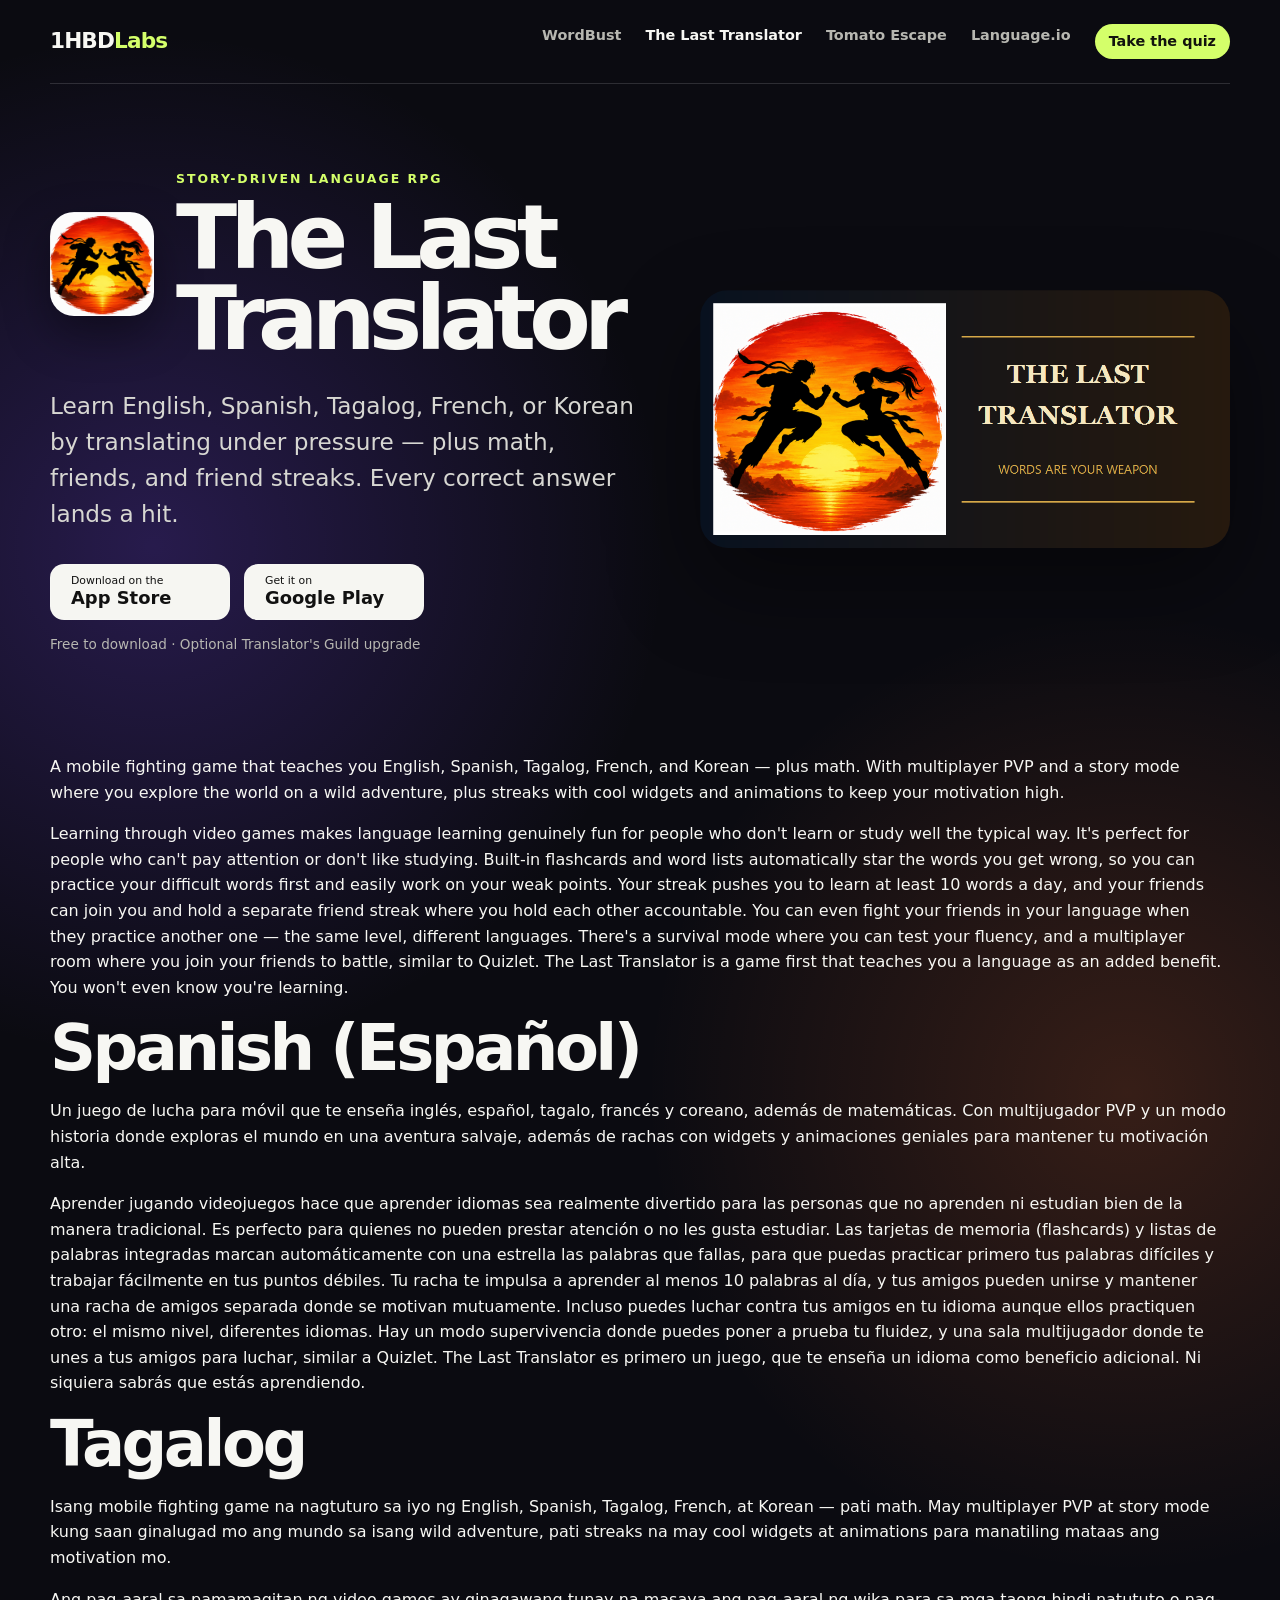
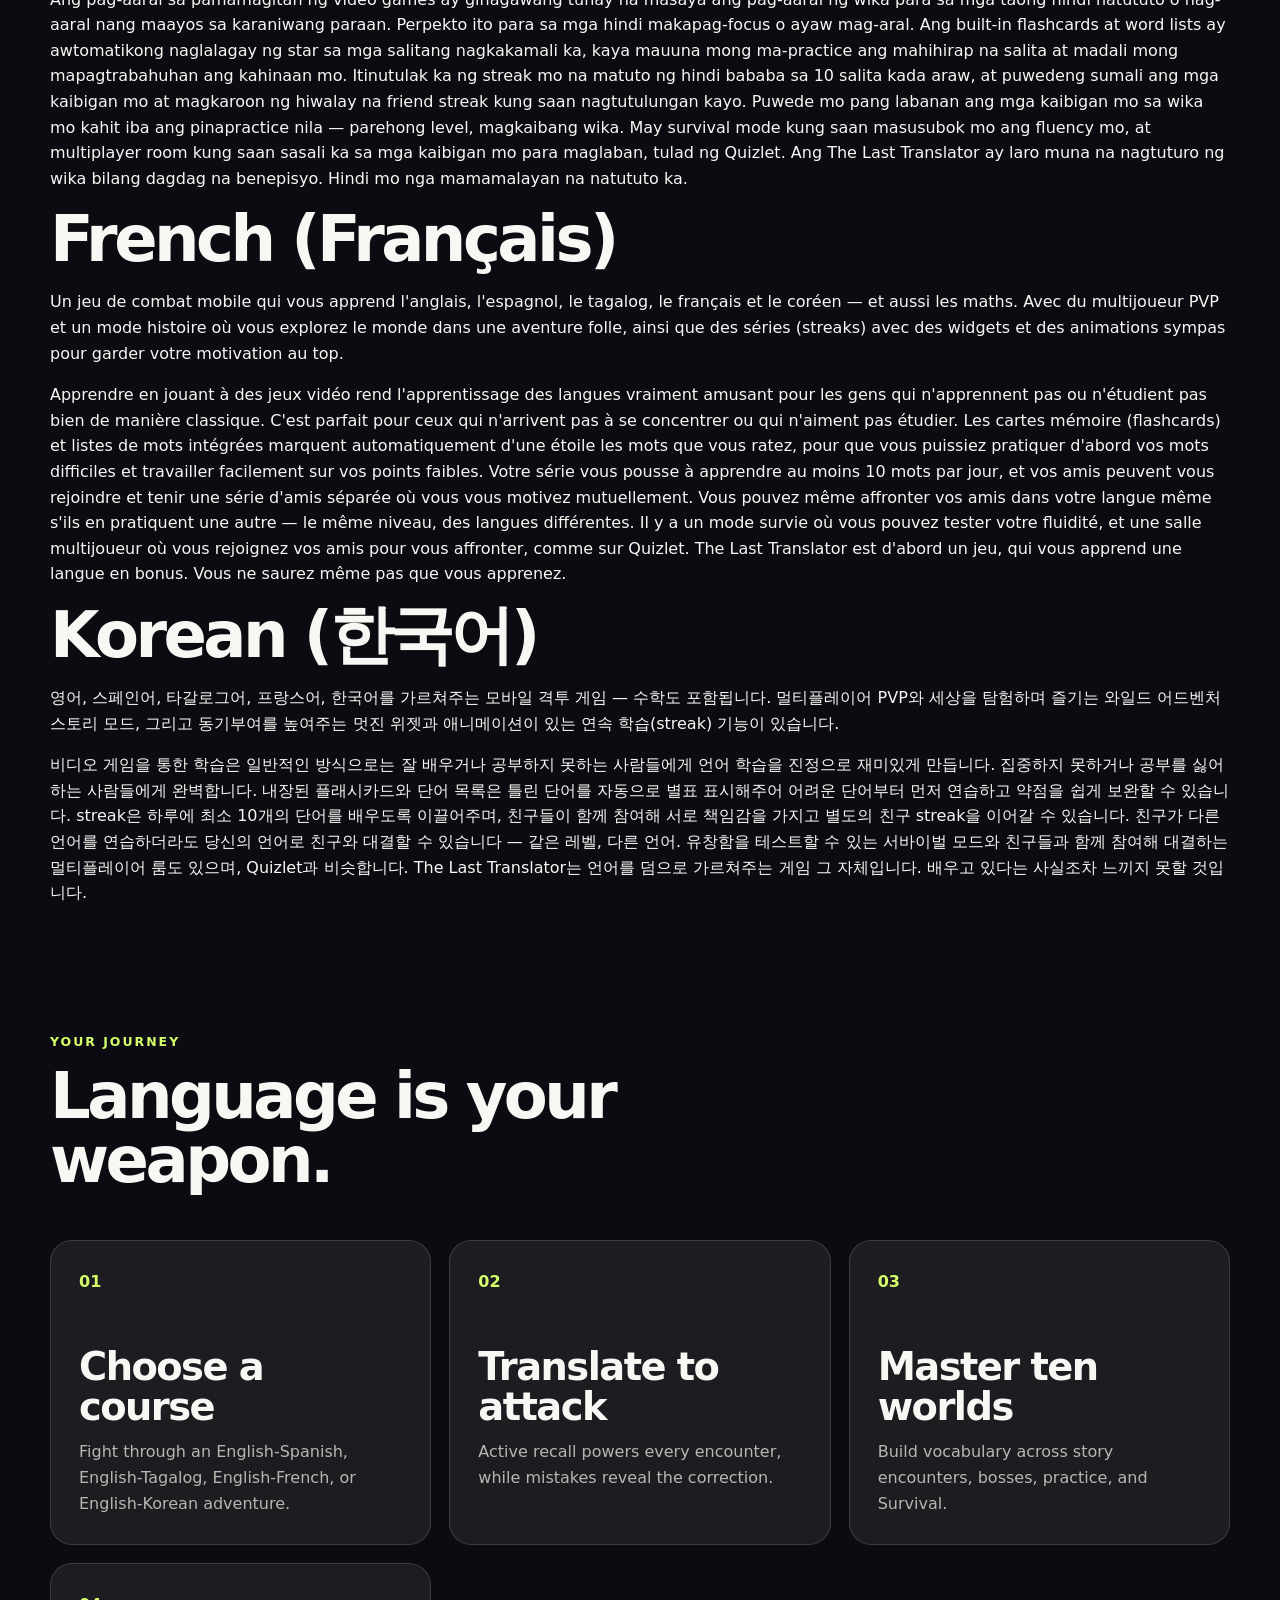
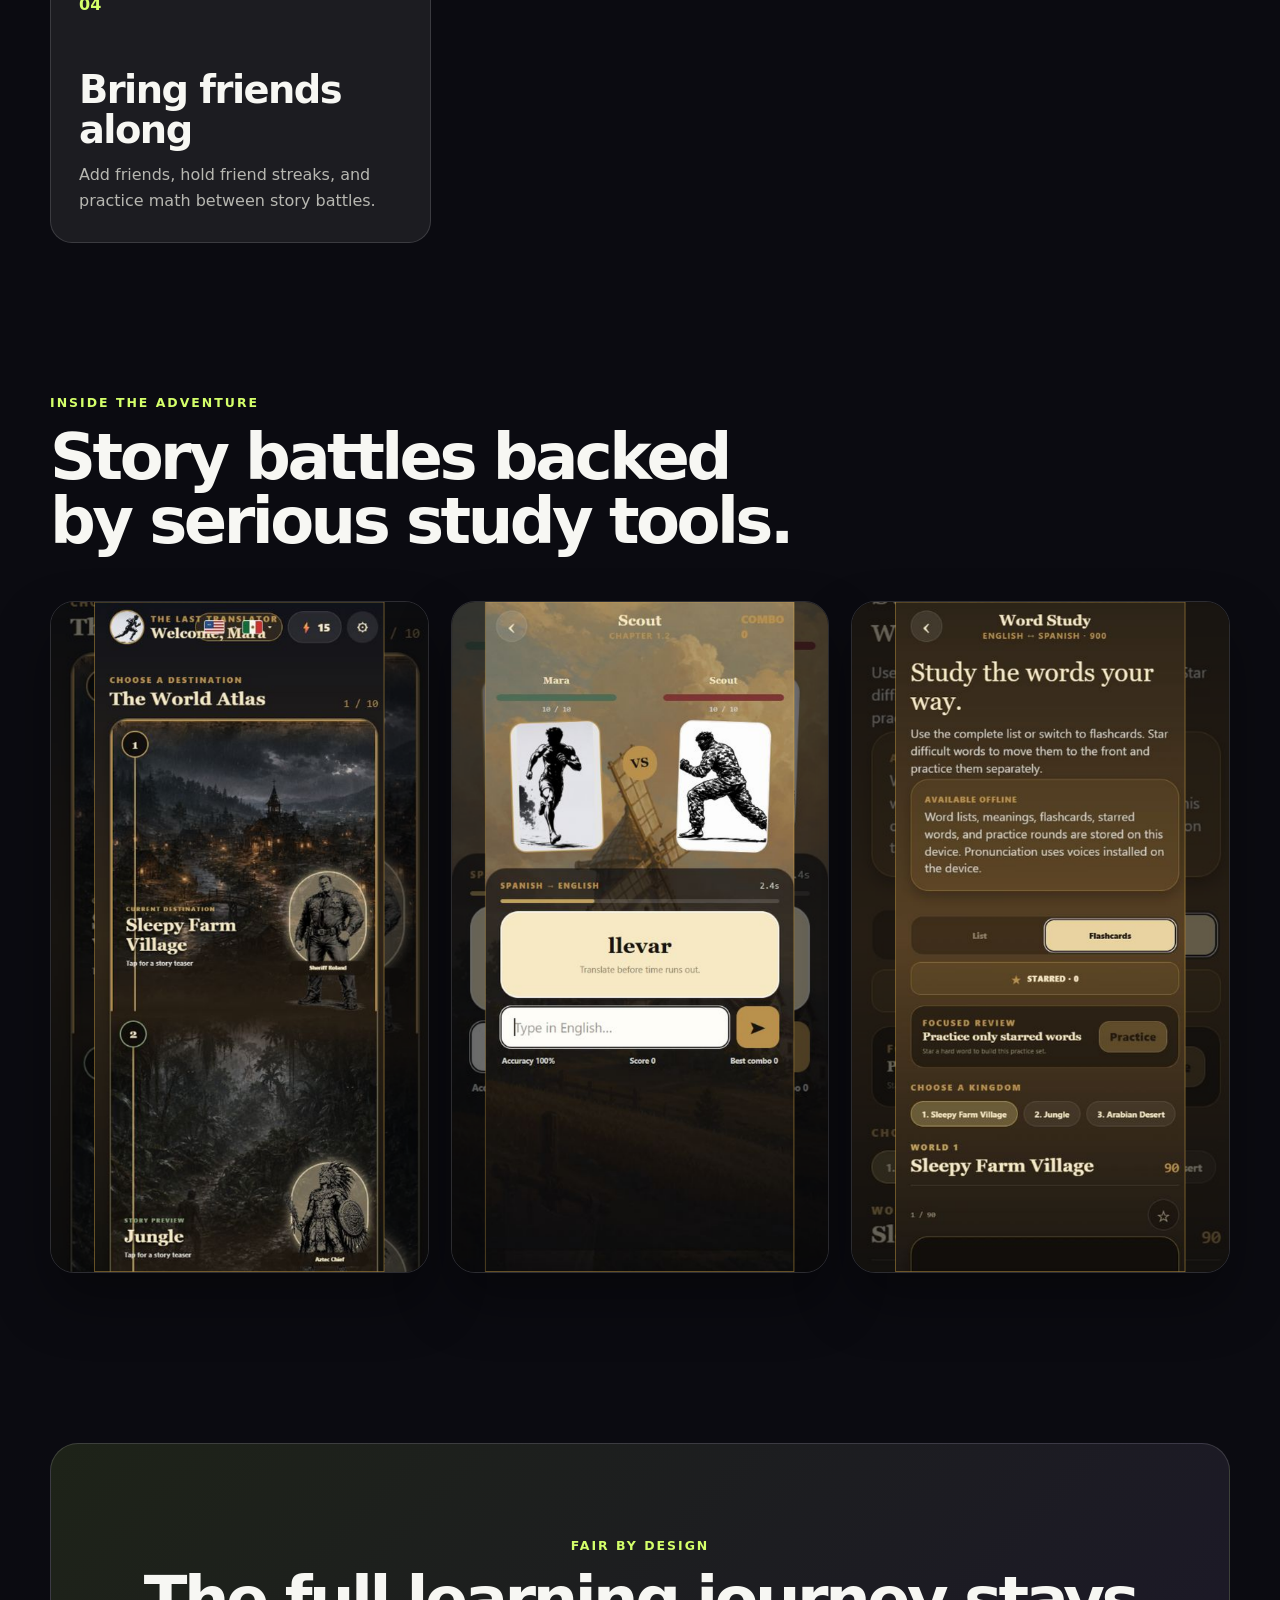
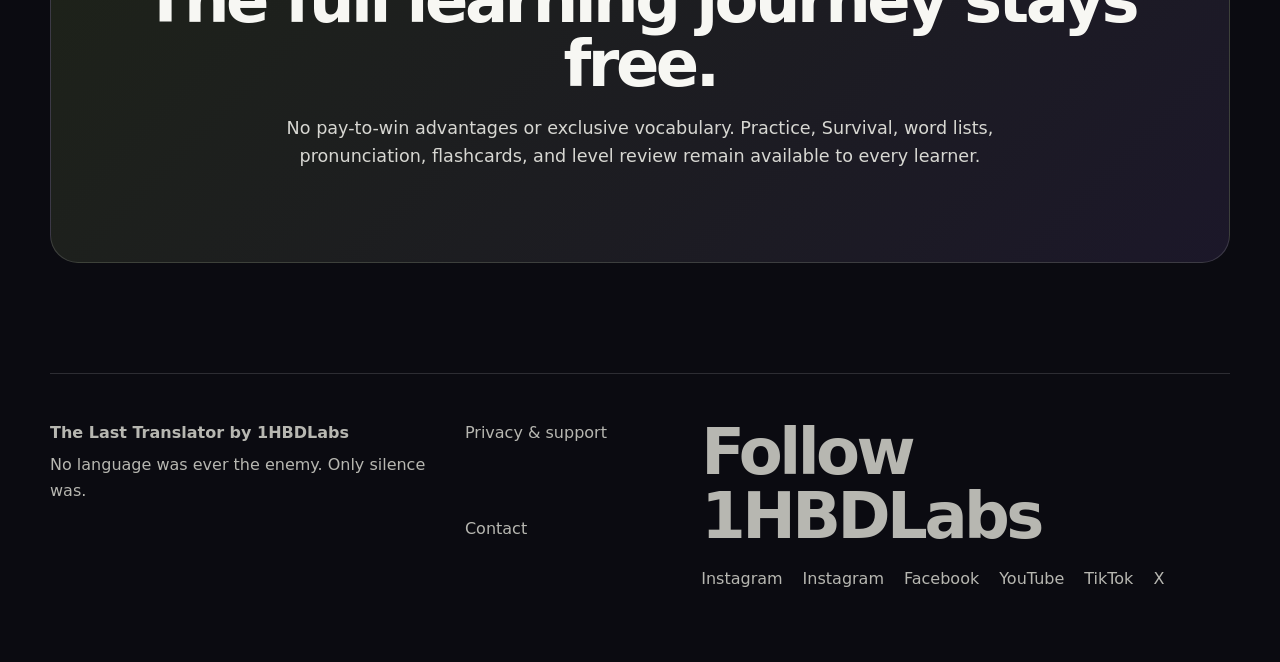
<file: the-last-translator/index.html>
<!doctype html>
<html lang="en">
<head>
  <meta charset="utf-8">
  <meta name="viewport" content="width=device-width, initial-scale=1">
  <title>The Last Translator — Language RPG</title>
  <meta name="description" content="Learn English, Spanish, Tagalog, French, or Korean through story battles, flashcards, Survival, and private friend duels — plus math, friends, and friend streaks. Download The Last Translator free.">
  <meta property="og:title" content="The Last Translator: Language RPG">
  <meta property="og:description" content="Fight through ten story worlds with language as your weapon.">
  <meta property="og:type" content="website">
  <meta property="og:image" content="https://westautomotivellc.github.io/1hbdlabs-games/assets/translator-feature.png">
  <meta property="og:url" content="https://westautomotivellc.github.io/1hbdlabs-games/the-last-translator/">
  <link rel="canonical" href="https://westautomotivellc.github.io/1hbdlabs-games/the-last-translator/">
  <link rel="stylesheet" href="../assets/site.css">
  <script type="application/ld+json">
  {
    "@context": "https://schema.org",
    "@type": "MobileApplication",
    "name": "The Last Translator",
    "applicationCategory": "GameApplication",
    "operatingSystem": ["iOS", "Android"],
    "url": "https://westautomotivellc.github.io/1hbdlabs-games/the-last-translator/",
    "description": "Story-driven language RPG. Learn English, Spanish, Tagalog, French and Korean through translation-based combat — plus math, friends and friend streaks.",
    "offers": { "@type": "Offer", "price": "0", "priceCurrency": "USD" },
    "installUrl": [
      "https://apps.apple.com/us/app/the-last-translator/id6797645925",
      "https://play.google.com/store/apps/details?id=com.lasttranslator.game"
    ],
    "author": { "@type": "Organization", "name": "1HBDLabs" }
  }
  </script>
    <script type="application/ld+json">
        {
      "@context": "https://schema.org", "@type": "Organization", "name": "1HBDLabs", "url": "https://westautomotivellc.github.io/1hbdlabs-games/", "sameAs": ["https://www.instagram.com/1hbdlabs/", "https://www.instagram.com/1hbdlabspinoy/", "https://www.facebook.com/profile.php?id=61595015621183", "https://www.youtube.com/@Literawy_land", "https://www.tiktok.com/@bdotroad", "https://x.com/1hbdlabs"]}
    </script>
</head>
<body class="translator-page">
  <header class="site-header">
    <a class="brand" href="../">1HBD<span>Labs</span></a>
    <nav aria-label="Main navigation">
      <a href="../wordbust/">WordBust</a>
      <a aria-current="page" href="./">The Last Translator</a>
      <a href="../tomato-escape/">Tomato Escape</a>
      <a href="../language-io/">Language.io</a>
      <a class="nav-quiz" href="../quiz/">Take the quiz</a>
    </nav>
  </header>

  <main>
    <section class="game-hero">
      <div class="hero-copy">
        <div class="title-lockup">
          <img src="../assets/translator-icon.png" alt="The Last Translator icon">
          <div><p class="eyebrow">Story-driven language RPG</p><h1>The Last Translator</h1></div>
        </div>
        <p class="lede">Learn English, Spanish, Tagalog, French, or Korean by translating under pressure — plus math, friends, and friend streaks. Every correct answer lands a hit.</p>
        <div class="store-actions">
          <a class="store-button" href="https://apps.apple.com/us/app/the-last-translator/id6797645925"><small>Download on the</small><strong>App Store</strong></a>
          <a class="store-button" href="https://play.google.com/store/apps/details?id=com.lasttranslator.game"><small>Get it on</small><strong>Google Play</strong></a>
        </div>
        <p class="fine-print">Free to download · Optional Translator's Guild upgrade</p>
      </div>
      <img class="hero-feature" src="../assets/translator-feature.png" alt="Fantasy world from The Last Translator">
    </section>

    <section class="game-description">
      <p>A mobile fighting game that teaches you English, Spanish, Tagalog, French, and Korean — plus math. With multiplayer PVP and a story mode where you explore the world on a wild adventure, plus streaks with cool widgets and animations to keep your motivation high.</p>
      <p>Learning through video games makes language learning genuinely fun for people who don't learn or study well the typical way. It's perfect for people who can't pay attention or don't like studying. Built-in flashcards and word lists automatically star the words you get wrong, so you can practice your difficult words first and easily work on your weak points. Your streak pushes you to learn at least 10 words a day, and your friends can join you and hold a separate friend streak where you hold each other accountable. You can even fight your friends in your language when they practice another one — the same level, different languages. There's a survival mode where you can test your fluency, and a multiplayer room where you join your friends to battle, similar to Quizlet. The Last Translator is a game first that teaches you a language as an added benefit. You won't even know you're learning.</p>
    </section>

    <section class="game-description" lang="es"> <h2>Spanish (Español)</h2> <p>Un juego de lucha para móvil que te enseña inglés, español, tagalo, francés y coreano, además de matemáticas. Con multijugador PVP y un modo historia donde exploras el mundo en una aventura salvaje, además de rachas con widgets y animaciones geniales para mantener tu motivación alta.</p> <p>Aprender jugando videojuegos hace que aprender idiomas sea realmente divertido para las personas que no aprenden ni estudian bien de la manera tradicional. Es perfecto para quienes no pueden prestar atención o no les gusta estudiar. Las tarjetas de memoria (flashcards) y listas de palabras integradas marcan automáticamente con una estrella las palabras que fallas, para que puedas practicar primero tus palabras difíciles y trabajar fácilmente en tus puntos débiles. Tu racha te impulsa a aprender al menos 10 palabras al día, y tus amigos pueden unirse y mantener una racha de amigos separada donde se motivan mutuamente. Incluso puedes luchar contra tus amigos en tu idioma aunque ellos practiquen otro: el mismo nivel, diferentes idiomas. Hay un modo supervivencia donde puedes poner a prueba tu fluidez, y una sala multijugador donde te unes a tus amigos para luchar, similar a Quizlet. The Last Translator es primero un juego, que te enseña un idioma como beneficio adicional. Ni siquiera sabrás que estás aprendiendo.</p> </section>  <section class="game-description" lang="tl"> <h2>Tagalog</h2> <p>Isang mobile fighting game na nagtuturo sa iyo ng English, Spanish, Tagalog, French, at Korean — pati math. May multiplayer PVP at story mode kung saan ginalugad mo ang mundo sa isang wild adventure, pati streaks na may cool widgets at animations para manatiling mataas ang motivation mo.</p> <p>Ang pag-aaral sa pamamagitan ng video games ay ginagawang tunay na masaya ang pag-aaral ng wika para sa mga taong hindi natututo o nag-aaral nang maayos sa karaniwang paraan. Perpekto ito para sa mga hindi makapag-focus o ayaw mag-aral. Ang built-in flashcards at word lists ay awtomatikong naglalagay ng star sa mga salitang nagkakamali ka, kaya mauuna mong ma-practice ang mahihirap na salita at madali mong mapagtrabahuhan ang kahinaan mo. Itinutulak ka ng streak mo na matuto ng hindi bababa sa 10 salita kada araw, at puwedeng sumali ang mga kaibigan mo at magkaroon ng hiwalay na friend streak kung saan nagtutulungan kayo. Puwede mo pang labanan ang mga kaibigan mo sa wika mo kahit iba ang pinapractice nila — parehong level, magkaibang wika. May survival mode kung saan masusubok mo ang fluency mo, at multiplayer room kung saan sasali ka sa mga kaibigan mo para maglaban, tulad ng Quizlet. Ang The Last Translator ay laro muna na nagtuturo ng wika bilang dagdag na benepisyo. Hindi mo nga mamamalayan na natututo ka.</p> </section>  <section class="game-description" lang="fr"> <h2>French (Français)</h2> <p>Un jeu de combat mobile qui vous apprend l'anglais, l'espagnol, le tagalog, le français et le coréen — et aussi les maths. Avec du multijoueur PVP et un mode histoire où vous explorez le monde dans une aventure folle, ainsi que des séries (streaks) avec des widgets et des animations sympas pour garder votre motivation au top.</p> <p>Apprendre en jouant à des jeux vidéo rend l'apprentissage des langues vraiment amusant pour les gens qui n'apprennent pas ou n'étudient pas bien de manière classique. C'est parfait pour ceux qui n'arrivent pas à se concentrer ou qui n'aiment pas étudier. Les cartes mémoire (flashcards) et listes de mots intégrées marquent automatiquement d'une étoile les mots que vous ratez, pour que vous puissiez pratiquer d'abord vos mots difficiles et travailler facilement sur vos points faibles. Votre série vous pousse à apprendre au moins 10 mots par jour, et vos amis peuvent vous rejoindre et tenir une série d'amis séparée où vous vous motivez mutuellement. Vous pouvez même affronter vos amis dans votre langue même s'ils en pratiquent une autre — le même niveau, des langues différentes. Il y a un mode survie où vous pouvez tester votre fluidité, et une salle multijoueur où vous rejoignez vos amis pour vous affronter, comme sur Quizlet. The Last Translator est d'abord un jeu, qui vous apprend une langue en bonus. Vous ne saurez même pas que vous apprenez.</p> </section>  <section class="game-description" lang="ko"> <h2>Korean (한국어)</h2> <p>영어, 스페인어, 타갈로그어, 프랑스어, 한국어를 가르쳐주는 모바일 격투 게임 — 수학도 포함됩니다. 멀티플레이어 PVP와 세상을 탐험하며 즐기는 와일드 어드벤처 스토리 모드, 그리고 동기부여를 높여주는 멋진 위젯과 애니메이션이 있는 연속 학습(streak) 기능이 있습니다.</p> <p>비디오 게임을 통한 학습은 일반적인 방식으로는 잘 배우거나 공부하지 못하는 사람들에게 언어 학습을 진정으로 재미있게 만듭니다. 집중하지 못하거나 공부를 싫어하는 사람들에게 완벽합니다. 내장된 플래시카드와 단어 목록은 틀린 단어를 자동으로 별표 표시해주어 어려운 단어부터 먼저 연습하고 약점을 쉽게 보완할 수 있습니다. streak은 하루에 최소 10개의 단어를 배우도록 이끌어주며, 친구들이 함께 참여해 서로 책임감을 가지고 별도의 친구 streak을 이어갈 수 있습니다. 친구가 다른 언어를 연습하더라도 당신의 언어로 친구와 대결할 수 있습니다 — 같은 레벨, 다른 언어. 유창함을 테스트할 수 있는 서바이벌 모드와 친구들과 함께 참여해 대결하는 멀티플레이어 룸도 있으며, Quizlet과 비슷합니다. The Last Translator는 언어를 덤으로 가르쳐주는 게임 그 자체입니다. 배우고 있다는 사실조차 느끼지 못할 것입니다.</p> </section>  <section class="how-it-works">
      <div class="section-heading"><p class="eyebrow">Your journey</p><h2>Language is your weapon.</h2></div>
      <div class="step-grid">
        <article><span>01</span><h3>Choose a course</h3><p>Fight through an English-Spanish, English-Tagalog, English-French, or English-Korean adventure.</p></article>
        <article><span>02</span><h3>Translate to attack</h3><p>Active recall powers every encounter, while mistakes reveal the correction.</p></article>
        <article><span>03</span><h3>Master ten worlds</h3><p>Build vocabulary across story encounters, bosses, practice, and Survival.</p></article>
        <article><span>04</span><h3>Bring friends along</h3><p>Add friends, hold friend streaks, and practice math between story battles.</p></article>
      </div>
    </section>

    <section class="screenshot-section">
      <div class="section-heading"><p class="eyebrow">Inside the adventure</p><h2>Story battles backed by serious study tools.</h2></div>
      <div class="phone-gallery">
        <img src="../assets/translator-map.png" alt="The Last Translator world map">
        <img src="../assets/translator-battle.png" alt="A translation battle in The Last Translator">
        <img src="../assets/translator-flashcards.png" alt="Flashcard practice in The Last Translator">
      </div>
    </section>

    <section class="promise compact">
      <p class="eyebrow">Fair by design</p>
      <h2>The full learning journey stays free.</h2>
      <p>No pay-to-win advantages or exclusive vocabulary. Practice, Survival, word lists, pronunciation, flashcards, and level review remain available to every learner.</p>
    </section>
  </main>

  <footer>
    <div><strong>The Last Translator by 1HBDLabs</strong><p>No language was ever the enemy. Only silence was.</p></div>
    <div class="footer-links"><a href="https://the-last-translator-privacy.westautomotive123.chatgpt.site/">Privacy & support</a><a href="mailto:1HBDLabs@gmail.com">Contact</a></div>
  <section class="social-links"><h2>Follow 1HBDLabs</h2><div class="footer-links"><a href="https://www.instagram.com/1hbdlabs/">Instagram</a><a href="https://www.instagram.com/1hbdlabspinoy/">Instagram</a><a href="https://www.facebook.com/profile.php?id=61595015621183">Facebook</a><a href="https://www.youtube.com/@Literawy_land">YouTube</a><a href="https://www.tiktok.com/@bdotroad">TikTok</a><a href="https://x.com/1hbdlabs">X</a></div></section></footer>
</body>
</html>
</file>
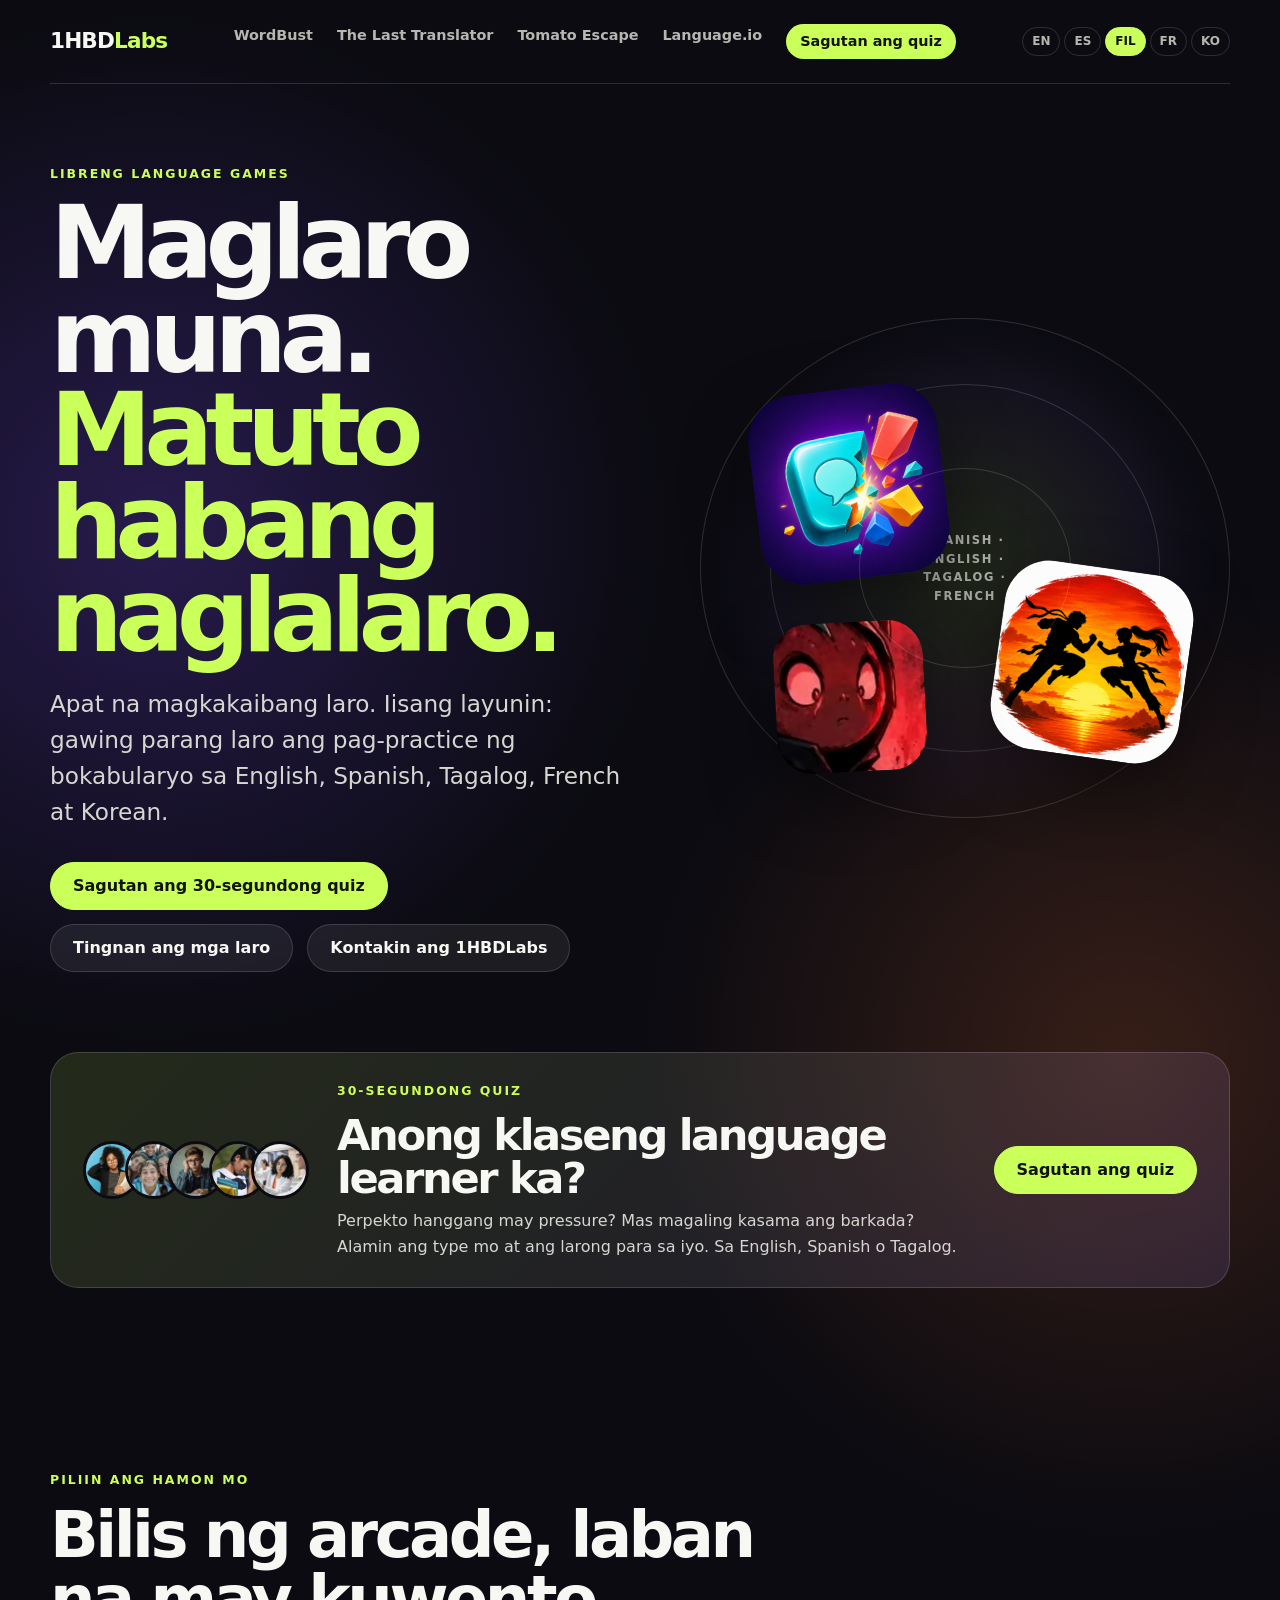
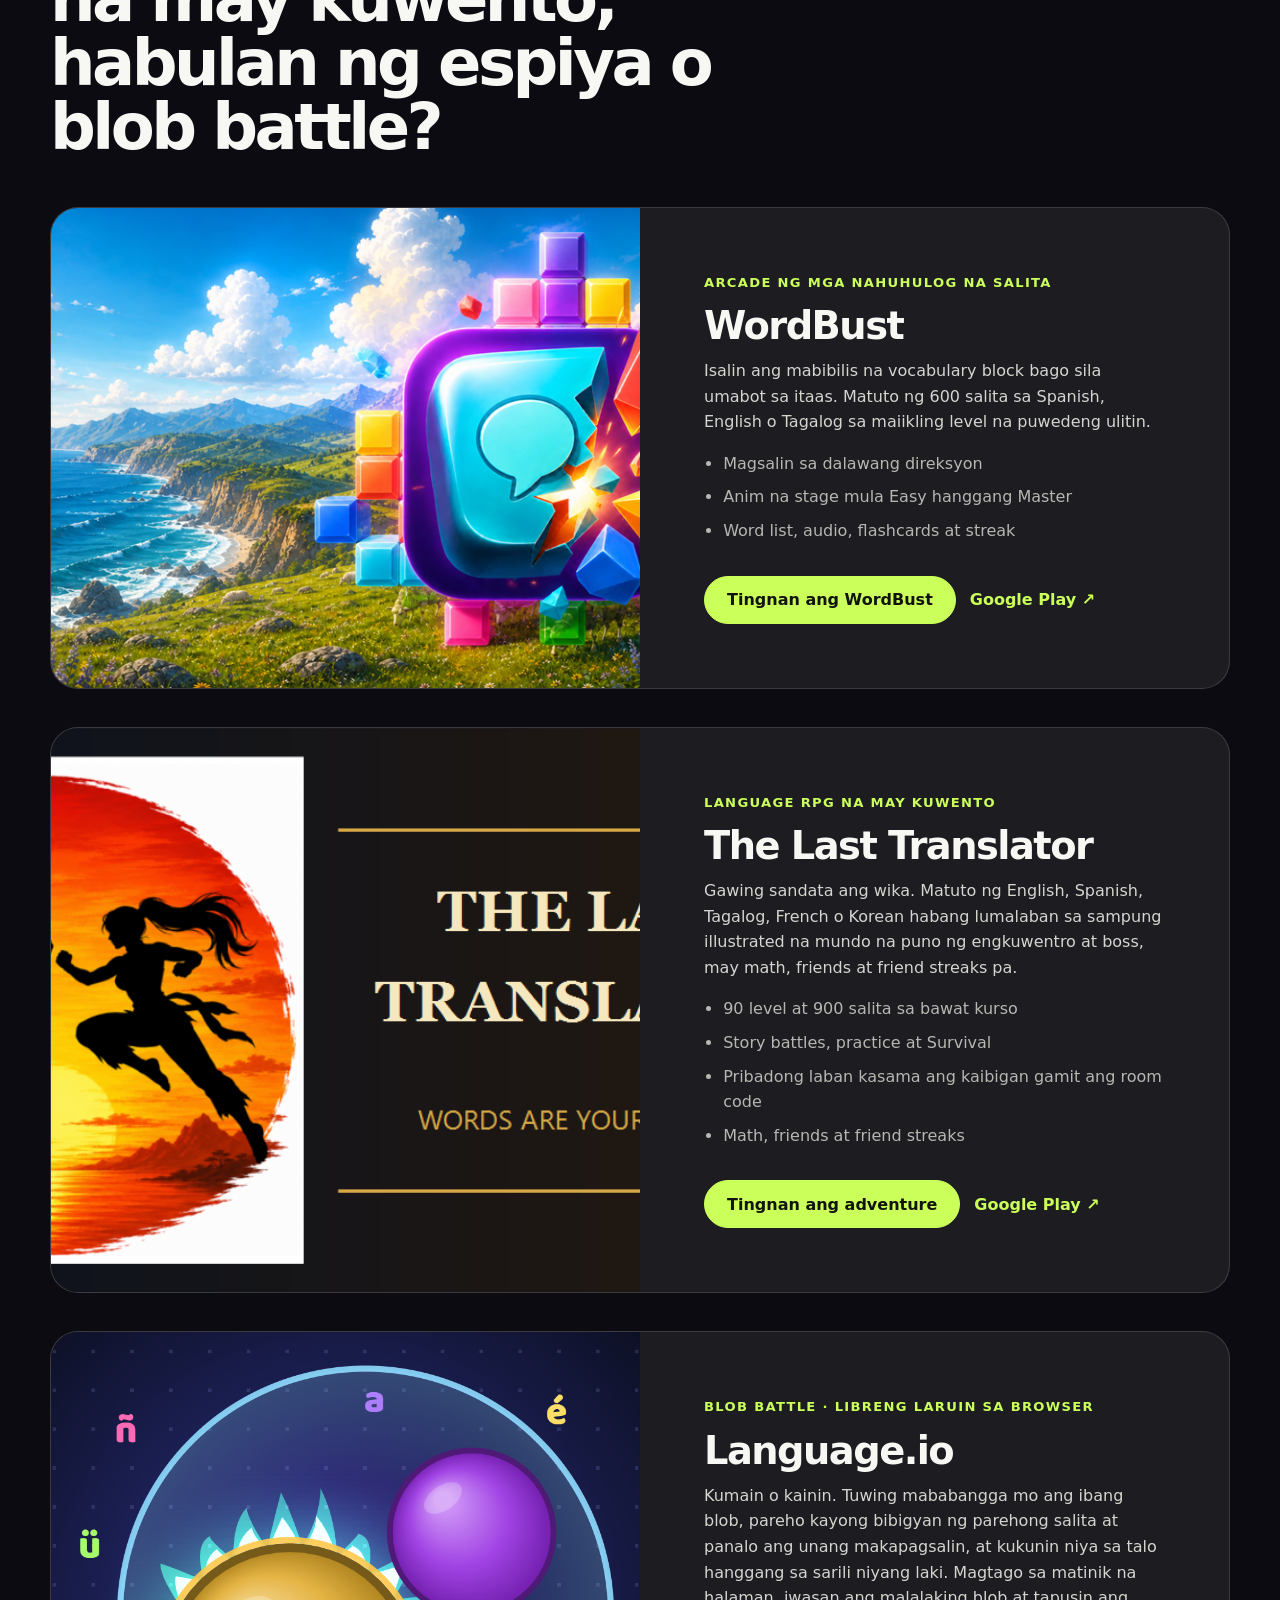
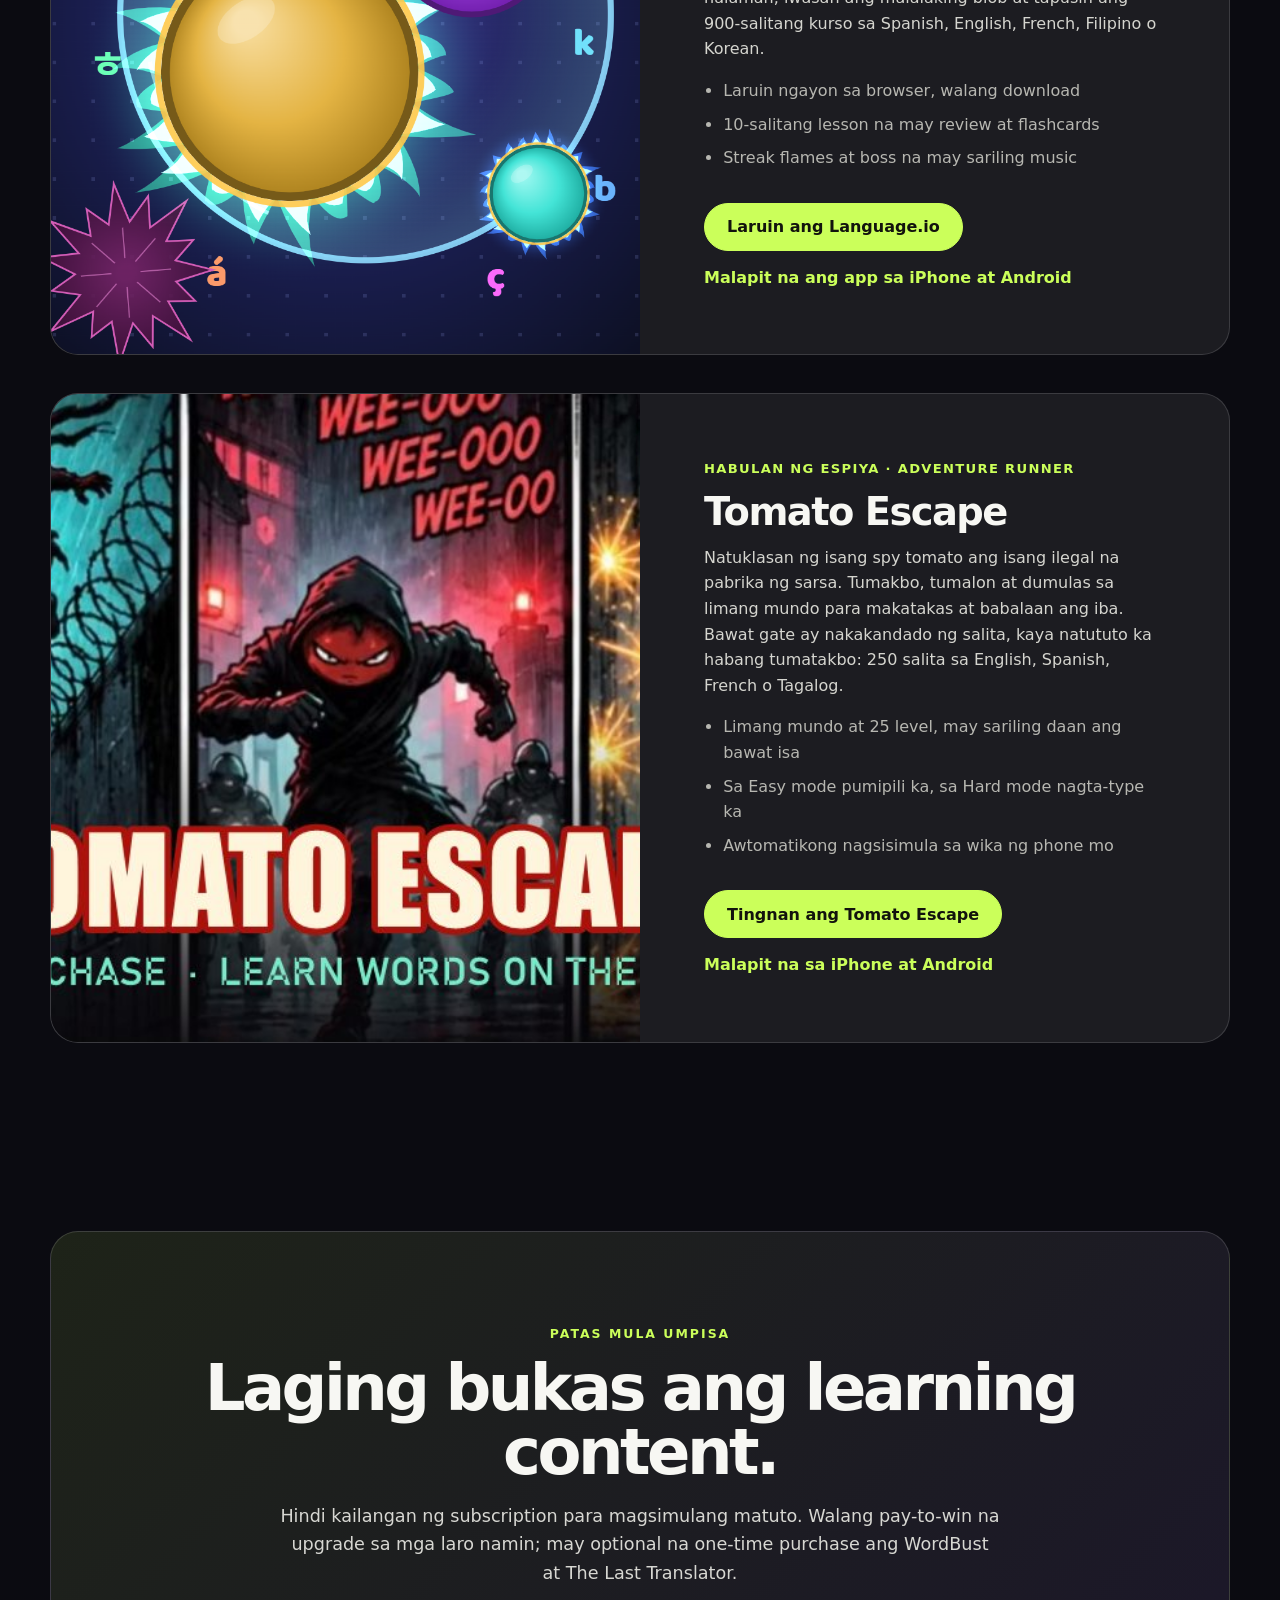
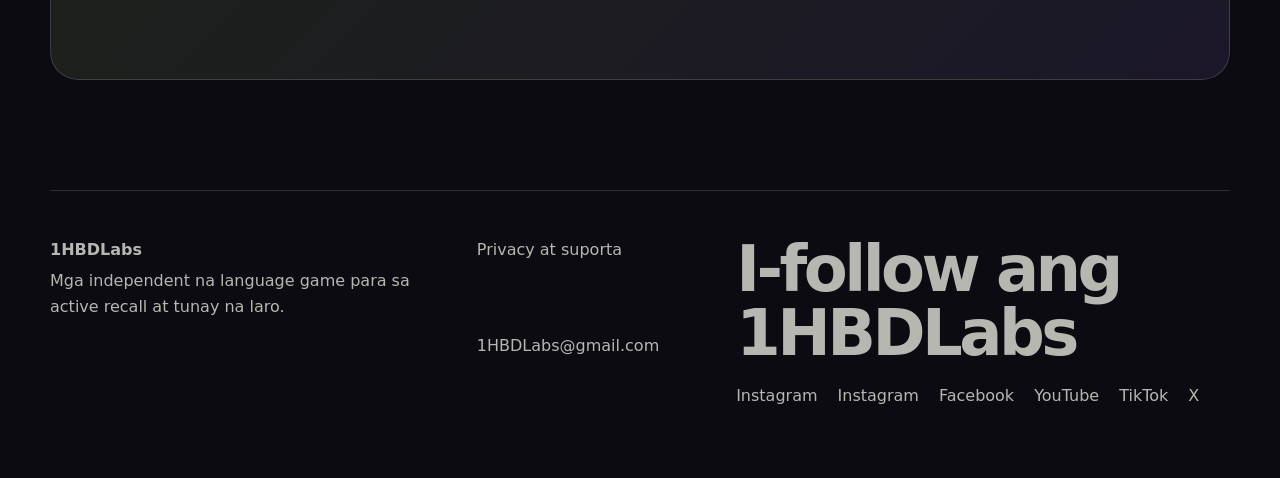
<file: tl/index.html>
<!doctype html>
<html lang="tl">
<head>
    <meta name="naver-site-verification" content="46e0f52aac4cc8a5b42002eeebf2fa727393f2ba" />
    <meta name="msvalidate.01" content="D8A7E4CD30D67AF1D0B50E3CD3E9DF0C" />    
  <meta charset="utf-8">
  <meta name="viewport" content="width=device-width, initial-scale=1">
  <title>Libreng laro para matuto ng wika | 1HBDLabs</title>
  <meta name="description" content="Matuto ng English, Spanish, French at Korean habang naglalaro. Libreng vocabulary games ng 1HBDLabs: WordBust, The Last Translator, Tomato Escape at Language.io, na libreng malalaro sa browser.">
  <link rel="canonical" href="https://westautomotivellc.github.io/1hbdlabs-games/tl/">
  <meta property="og:title" content="Libreng laro para matuto ng wika | 1HBDLabs">
  <meta property="og:description" content="Arcade vocabulary games, isang language RPG na may kuwento at isang blob battle sa browser para matuto ng English, Spanish, French, Korean at Tagalog.">
  <meta property="og:type" content="website">
  <meta property="og:url" content="https://westautomotivellc.github.io/1hbdlabs-games/tl/">
  <meta property="og:image" content="https://westautomotivellc.github.io/1hbdlabs-games/assets/translator-feature.png">
  <link rel="alternate" hreflang="en" href="https://westautomotivellc.github.io/1hbdlabs-games/">
  <link rel="alternate" hreflang="es" href="https://westautomotivellc.github.io/1hbdlabs-games/es/">
  <link rel="alternate" hreflang="fr" href="https://westautomotivellc.github.io/1hbdlabs-games/fr/">
  <link rel="alternate" hreflang="ko" href="https://westautomotivellc.github.io/1hbdlabs-games/ko/">
  <link rel="alternate" hreflang="tl" href="https://westautomotivellc.github.io/1hbdlabs-games/tl/">
  <link rel="alternate" hreflang="x-default" href="https://westautomotivellc.github.io/1hbdlabs-games/">
  <script src="../assets/lang.js"></script>
  <link rel="stylesheet" href="../assets/site.css">
  <script type="application/ld+json">
  {
    "@context": "https://schema.org",
    "@graph": [
      {
        "@type": "MobileApplication",
        "name": "The Last Translator",
        "description": "Language RPG na may kuwento. Learn English, Spanish, Tagalog, French and Korean through translation-based combat — plus math, friends and friend streaks.",
        "applicationCategory": "GameApplication",
        "operatingSystem": ["iOS", "Android"],
        "url": "https://westautomotivellc.github.io/1hbdlabs-games/the-last-translator/",
        "offers": { "@type": "Offer", "price": "0", "priceCurrency": "USD" },
        "installUrl": [
          "https://apps.apple.com/us/app/the-last-translator/id6797645925",
          "https://play.google.com/store/apps/details?id=com.lasttranslator.game"
        ],
        "author": { "@type": "Organization", "name": "1HBDLabs" }
      },
      {
        "@type": "MobileApplication",
        "name": "WordBust",
        "applicationCategory": "GameApplication",
        "operatingSystem": ["iOS", "Android"],
        "url": "https://westautomotivellc.github.io/1hbdlabs-games/wordbust/",
        "offers": { "@type": "Offer", "price": "0", "priceCurrency": "USD" },
        "installUrl": [
          "https://apps.apple.com/us/app/wordbust-spanish-arcade/id6800866615",
          "https://play.google.com/store/apps/details?id=com.hbdlabs.wordbust"
        ],
        "author": { "@type": "Organization", "name": "1HBDLabs" }
      },
      {
        "@type": ["MobileApplication", "VideoGame"],
        "name": "Tomato Escape: Word Runner",
        "description": "Adventure chase game first, language app second. Help a spy tomato escape an illegal sauce factory and learn 250 words in English, Spanish, French or Tagalog.",
        "applicationCategory": "GameApplication",
        "operatingSystem": ["iOS", "Android"],
        "url": "https://westautomotivellc.github.io/1hbdlabs-games/tomato-escape/",
        "offers": { "@type": "Offer", "price": "0", "priceCurrency": "USD" },
        "author": { "@type": "Organization", "name": "1HBDLabs" }
      },
      {
        "@type": "VideoGame",
        "name": "Language.io",
        "description": "Free browser blob battle game where every bump is a word duel. Learn Spanish, English, French, Filipino or Korean through a 900-word course.",
        "genre": ["Action", "Educational"],
        "gamePlatform": "Web browser",
        "url": "https://westautomotivellc.github.io/1hbdlabs-games/language-io/",
        "image": "https://westautomotivellc.github.io/1hbdlabs-games/assets/languageio-icon.png",
        "offers": { "@type": "Offer", "price": "0", "priceCurrency": "USD" },
        "author": { "@type": "Organization", "name": "1HBDLabs" }
      }
    ]
  }
  </script>
    <script type="application/ld+json">
        {
        "@context": "https://schema.org", "@type": "Organization", "name": "1HBDLabs", "url": "https://westautomotivellc.github.io/1hbdlabs-games/", "sameAs": ["https://www.instagram.com/1hbdlabs/", "https://www.instagram.com/1hbdlabspinoy/", "https://www.facebook.com/profile.php?id=61595015621183", "https://www.youtube.com/@Literawy_land", "https://www.tiktok.com/@bdotroad", "https://x.com/1hbdlabs"]}
    </script>
</head>
<body>
  <header class="site-header">
    <a class="brand" href="../" aria-label="1HBDLabs home">1HBD<span>Labs</span></a>
    <nav aria-label="Main navigation">
      <a href="../wordbust/">WordBust</a>
      <a href="../the-last-translator/">The Last Translator</a>
      <a href="../tomato-escape/">Tomato Escape</a>
      <a href="../language-io/?lang=tl">Language.io</a>
      <a class="nav-quiz" href="../quiz/">Sagutan ang quiz</a>
    </nav>
    <div class="lang-switch" aria-label="Language">
      <a href="../" data-setlang="en" lang="en">EN</a>
      <a href="../es/" data-setlang="es" lang="es">ES</a>
      <a href="./" data-setlang="tl" aria-current="true" lang="tl">FIL</a>
      <a href="../fr/" data-setlang="fr" lang="fr">FR</a>
      <a href="../ko/" data-setlang="ko" lang="ko">KO</a>
    </div>
  </header>

  <main>
    <section class="hero home-hero">
      <div class="hero-copy">
        <p class="eyebrow">Libreng language games</p>
        <h1>Maglaro muna.<br><span>Matuto habang naglalaro.</span></h1>
        <p class="lede">Apat na magkakaibang laro. Iisang layunin: gawing parang laro ang pag-practice ng bokabularyo sa English, Spanish, Tagalog, French at Korean.</p>
        <div class="hero-actions">
          <a class="button primary" href="../quiz/">Sagutan ang 30-segundong quiz</a>
          <a class="button ghost" href="#games">Tingnan ang mga laro</a>
          <a class="button ghost" href="mailto:1HBDLabs@gmail.com">Kontakin ang 1HBDLabs</a>
        </div>
      </div>
      <div class="icon-orbit" aria-label="WordBust, The Last Translator and Tomato Escape app icons">
        <img class="orbit-icon orbit-one" src="../assets/wordbust-icon.png" alt="WordBust app icon">
        <img class="orbit-icon orbit-two" src="../assets/translator-icon.png" alt="The Last Translator app icon">
        <img class="orbit-icon orbit-three" src="../assets/tomato-icon.png" alt="Tomato Escape app icon">
        <span class="orbit-label">SPANISH · ENGLISH · TAGALOG · FRENCH</span>
      </div>
    </section>

    <section class="quiz-banner" aria-label="Learner type quiz">
      <div class="quiz-faces" aria-hidden="true">
        <img src="../assets/type-pressure.jpg" alt="">
        <img src="../assets/type-friends.jpg" alt="">
        <img src="../assets/type-school.jpg" alt="">
        <img src="../assets/type-forgetful.jpg" alt="">
        <img src="../assets/type-science.jpg" alt="">
      </div>
      <div>
        <p class="eyebrow">30-segundong quiz</p>
        <h2>Anong klaseng language learner ka?</h2>
        <p>Perpekto hanggang may pressure? Mas magaling kasama ang barkada? Alamin ang type mo at ang larong para sa iyo. Sa English, Spanish o Tagalog.</p>
      </div>
      <a class="button primary" href="../quiz/">Sagutan ang quiz</a>
    </section>

    <section class="games-section" id="games">
      <div class="section-heading">
        <p class="eyebrow">Piliin ang hamon mo</p>
        <h2>Bilis ng arcade, laban na may kuwento, habulan ng espiya o blob battle?</h2>
      </div>

      <article class="game-card wordbust-card">
        <div class="game-art">
          <img src="../assets/wordbust-feature.png" alt="WordBust falling-word arcade game artwork">
        </div>
        <div class="game-copy">
          <p class="game-type">Arcade ng mga nahuhulog na salita</p>
          <h3>WordBust</h3>
          <p>Isalin ang mabibilis na vocabulary block bago sila umabot sa itaas. Matuto ng 600 salita sa Spanish, English o Tagalog sa maiikling level na puwedeng ulitin.</p>
          <ul class="feature-list">
            <li>Magsalin sa dalawang direksyon</li>
            <li>Anim na stage mula Easy hanggang Master</li>
            <li>Word list, audio, flashcards at streak</li>
          </ul>
          <div class="card-actions">
            <a class="button primary" href="../wordbust/">Tingnan ang WordBust</a>
            <a class="text-link" href="https://play.google.com/store/apps/details?id=com.hbdlabs.wordbust">Google Play ↗</a>
          </div>
        </div>
      </article>

      <article class="game-card translator-card">
        <div class="game-art">
          <img src="../assets/translator-feature.png" alt="The Last Translator fantasy language adventure artwork">
        </div>
        <div class="game-copy">
          <p class="game-type">Language RPG na may kuwento</p>
          <h3>The Last Translator</h3>
          <p>Gawing sandata ang wika. Matuto ng English, Spanish, Tagalog, French o Korean habang lumalaban sa sampung illustrated na mundo na puno ng engkuwentro at boss, may math, friends at friend streaks pa.</p>
          <ul class="feature-list">
            <li>90 level at 900 salita sa bawat kurso</li>
            <li>Story battles, practice at Survival</li>
            <li>Pribadong laban kasama ang kaibigan gamit ang room code</li>
            <li>Math, friends at friend streaks</li>
          </ul>
          <div class="card-actions">
            <a class="button primary" href="../the-last-translator/">Tingnan ang adventure</a>
            <a class="text-link" href="https://play.google.com/store/apps/details?id=com.lasttranslator.game">Google Play ↗</a>
          </div>
        </div>
      </article>

      <article class="game-card languageio-card">
        <div class="game-art">
          <img src="../assets/languageio-icon.png" alt="Language.io artwork: two blobs locked in a glowing word-duel bubble">
        </div>
        <div class="game-copy">
          <p class="game-type">Blob battle · libreng laruin sa browser</p>
          <h3>Language.io</h3>
          <p>Kumain o kainin. Tuwing mababangga mo ang ibang blob, pareho kayong bibigyan ng parehong salita at panalo ang unang makapagsalin, at kukunin niya sa talo hanggang sa sarili niyang laki. Magtago sa matinik na halaman, iwasan ang malalaking blob at tapusin ang 900-salitang kurso sa Spanish, English, French, Filipino o Korean.</p>
          <ul class="feature-list">
            <li>Laruin ngayon sa browser, walang download</li>
            <li>10-salitang lesson na may review at flashcards</li>
            <li>Streak flames at boss na may sariling music</li>
          </ul>
          <div class="card-actions">
            <a class="button primary" href="../language-io/?lang=tl">Laruin ang Language.io</a>
            <span class="text-link">Malapit na ang app sa iPhone at Android</span>
          </div>
        </div>
      </article>

      <article class="game-card tomato-card">
        <div class="game-art">
          <img src="../assets/tomato-feature.jpg" alt="Tomato Escape comic art: spy tomatoes escaping guards">
        </div>
        <div class="game-copy">
          <p class="game-type">Habulan ng espiya · adventure runner</p>
          <h3>Tomato Escape</h3>
          <p>Natuklasan ng isang spy tomato ang isang ilegal na pabrika ng sarsa. Tumakbo, tumalon at dumulas sa limang mundo para makatakas at babalaan ang iba. Bawat gate ay nakakandado ng salita, kaya natututo ka habang tumatakbo: 250 salita sa English, Spanish, French o Tagalog.</p>
          <ul class="feature-list">
            <li>Limang mundo at 25 level, may sariling daan ang bawat isa</li>
            <li>Sa Easy mode pumipili ka, sa Hard mode nagta-type ka</li>
            <li>Awtomatikong nagsisimula sa wika ng phone mo</li>
          </ul>
          <div class="card-actions">
            <a class="button primary" href="../tomato-escape/">Tingnan ang Tomato Escape</a>
            <span class="text-link">Malapit na sa iPhone at Android</span>
          </div>
        </div>
      </article>
    </section>

    <section class="promise">
      <p class="eyebrow">Patas mula umpisa</p>
      <h2>Laging bukas ang learning content.</h2>
      <p>Hindi kailangan ng subscription para magsimulang matuto. Walang pay-to-win na upgrade sa mga laro namin; may optional na one-time purchase ang WordBust at The Last Translator.</p>
    </section>
  </main>

  <footer>
    <div>
      <strong>1HBDLabs</strong>
      <p>Mga independent na language game para sa active recall at tunay na laro.</p>
    </div>
    <div class="footer-links">
      <a href="https://the-last-translator-privacy.westautomotive123.chatgpt.site/">Privacy at suporta</a>
      <a href="mailto:1HBDLabs@gmail.com">1HBDLabs@gmail.com</a>
    </div>
  <section class="social-links"><h2>I-follow ang 1HBDLabs</h2><div class="footer-links"><a href="https://www.instagram.com/1hbdlabs/">Instagram</a><a href="https://www.instagram.com/1hbdlabspinoy/">Instagram</a><a href="https://www.facebook.com/profile.php?id=61595015621183">Facebook</a><a href="https://www.youtube.com/@Literawy_land">YouTube</a><a href="https://www.tiktok.com/@bdotroad">TikTok</a><a href="https://x.com/1hbdlabs">X</a></div></section></footer>
</body>
</html>
</file>
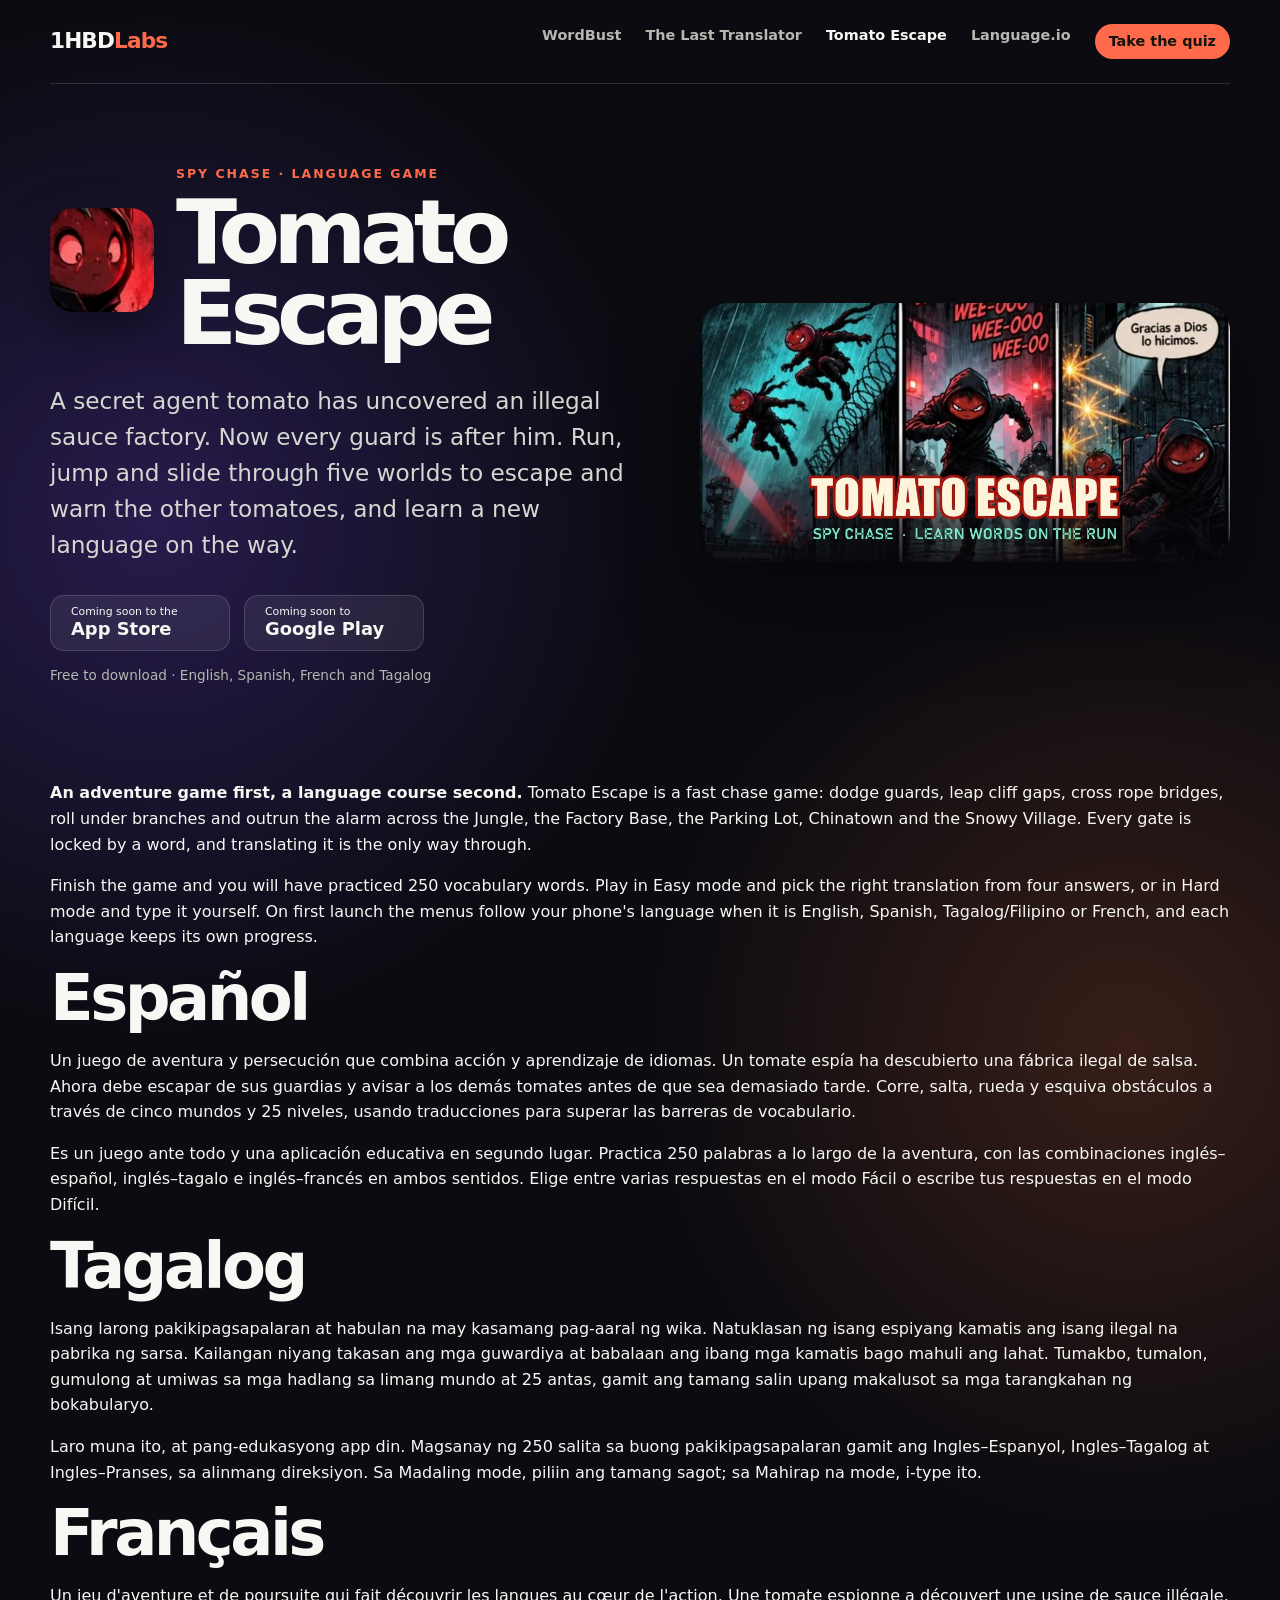
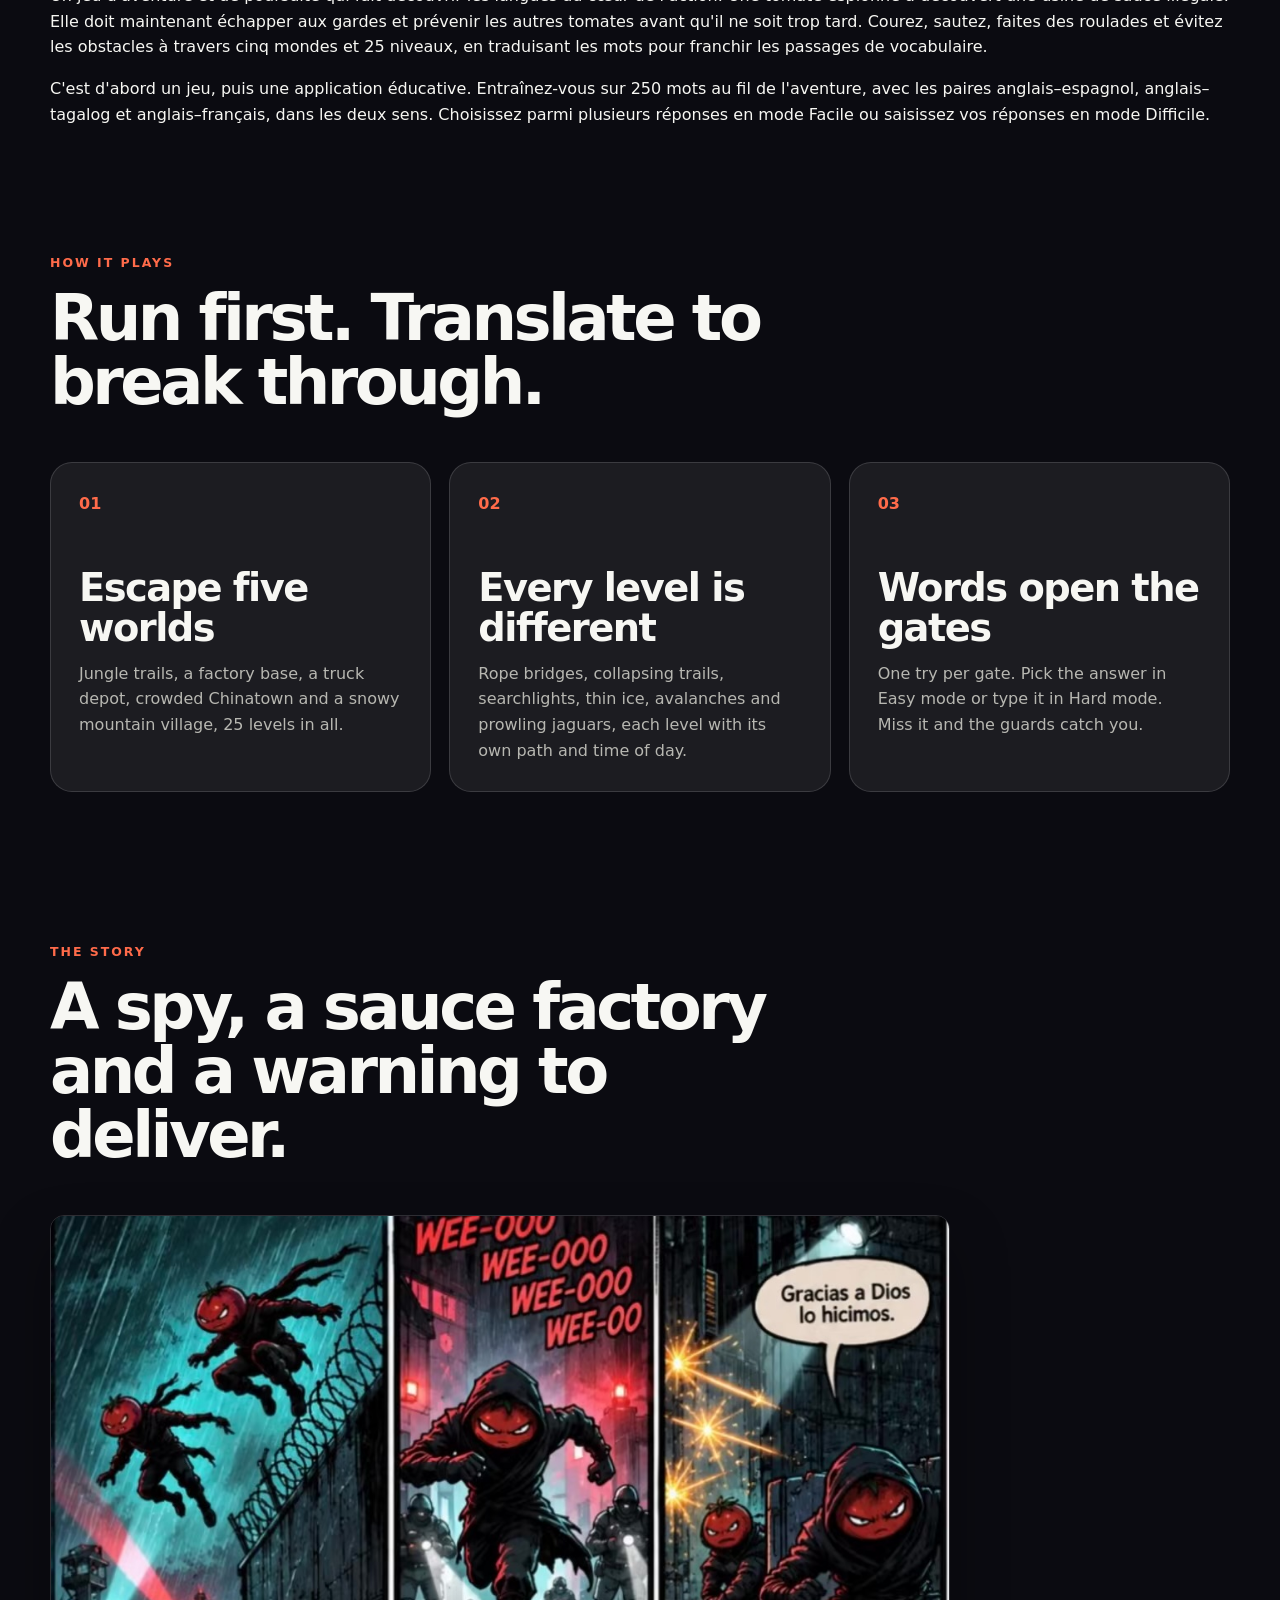
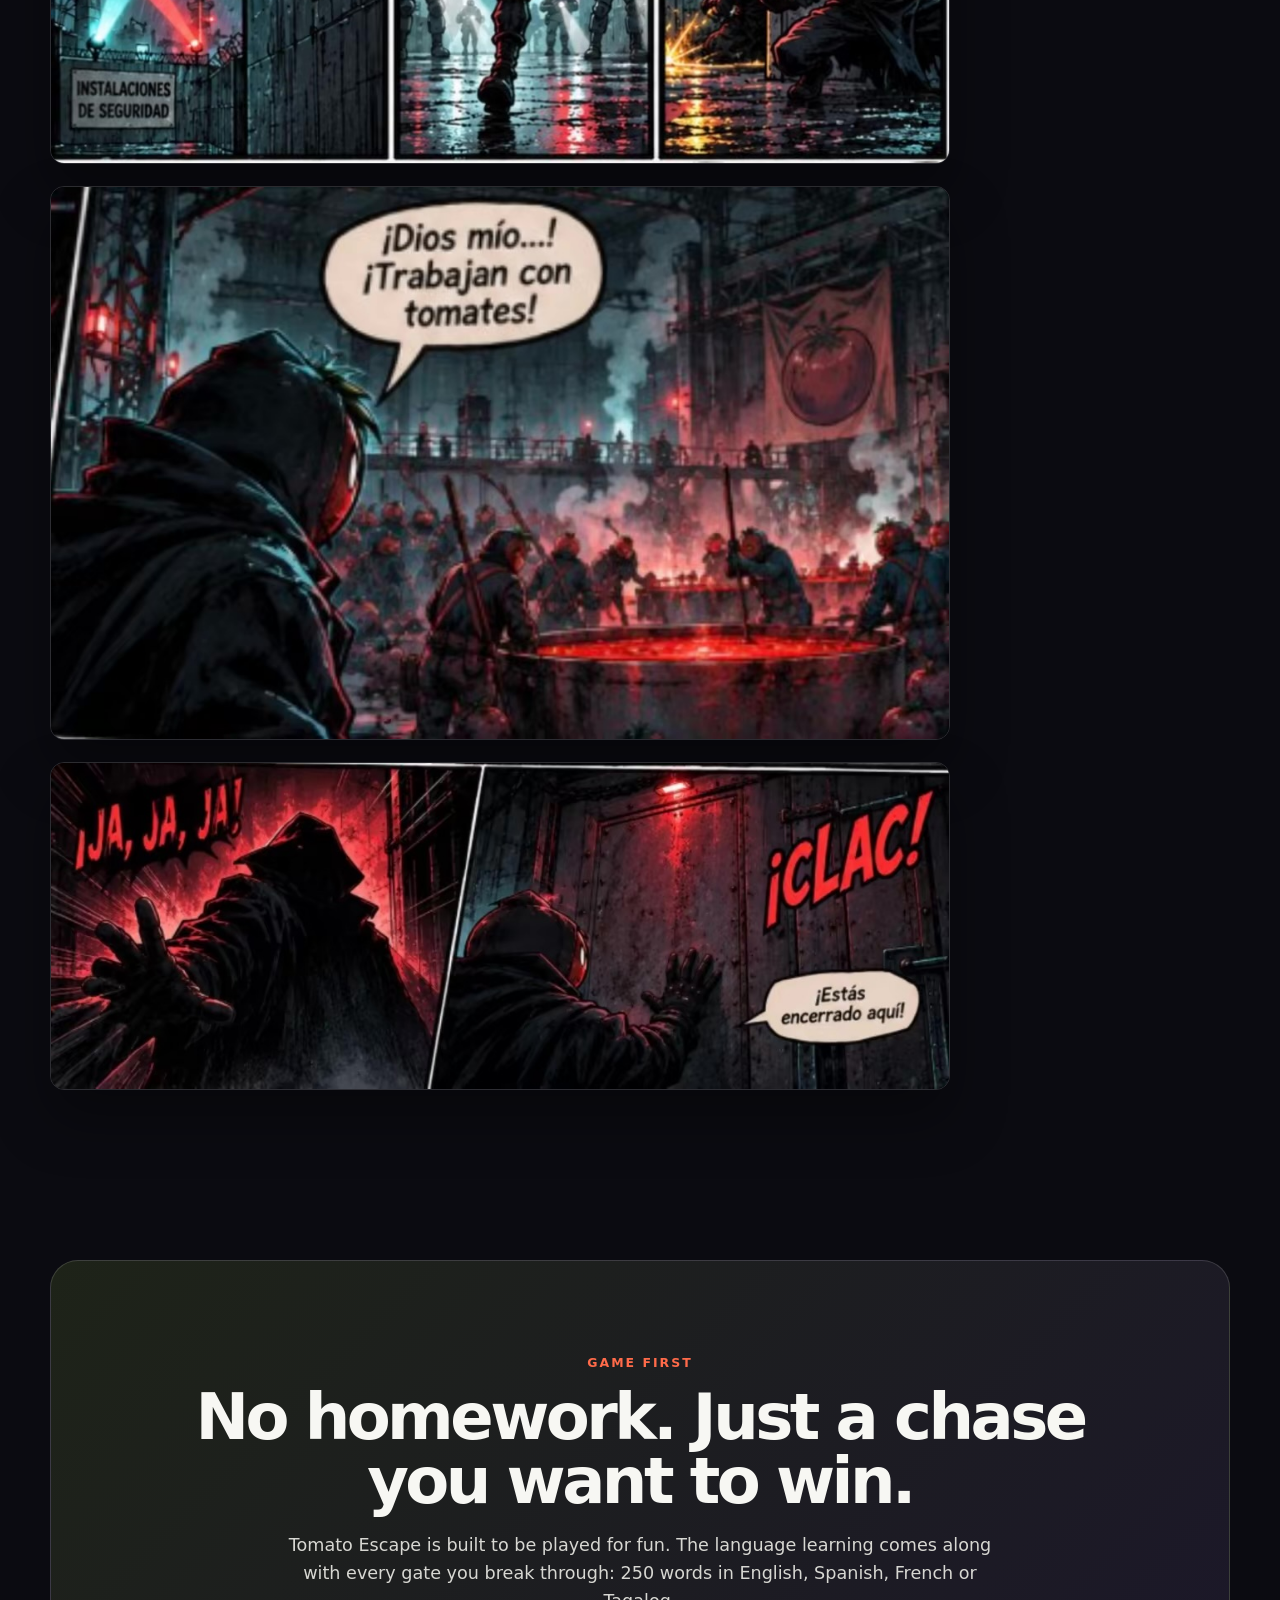
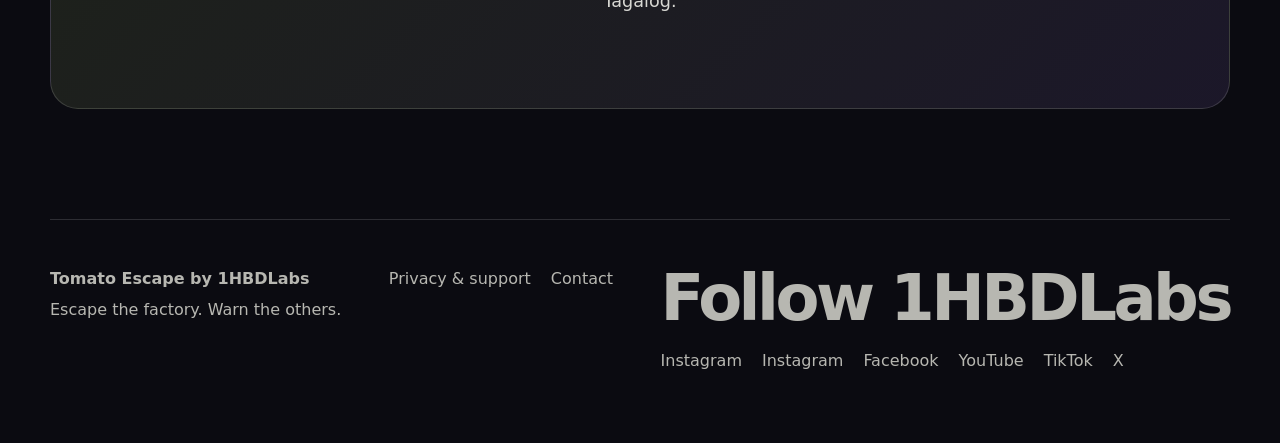
<file: tomato-escape/index.html>
<!doctype html>
<html lang="en">
<head>
  <meta charset="utf-8">
  <meta name="viewport" content="width=device-width, initial-scale=1">
  <title>Tomato Escape: Word Runner — Spy Chase Game That Teaches Languages</title>
  <meta name="description" content="Tomato Escape is an adventure chase game first and a language app second. Help a spy tomato escape an illegal sauce factory, and learn 250 words in English, Spanish, French or Tagalog along the way.">
  <link rel="canonical" href="https://westautomotivellc.github.io/1hbdlabs-games/tomato-escape/">
  <meta property="og:title" content="Tomato Escape: Word Runner">
  <meta property="og:description" content="A spy tomato found an illegal sauce factory. Run, jump and slide through five worlds to warn the others, and pick up a new language on the way.">
  <meta property="og:type" content="website">
  <meta property="og:url" content="https://westautomotivellc.github.io/1hbdlabs-games/tomato-escape/">
  <meta property="og:image" content="https://westautomotivellc.github.io/1hbdlabs-games/assets/tomato-feature.jpg">
  <meta name="twitter:card" content="summary_large_image">
  <link rel="stylesheet" href="../assets/site.css">
  <script type="application/ld+json">
  {
    "@context": "https://schema.org",
    "@type": ["MobileApplication", "VideoGame"],
    "name": "Tomato Escape: Word Runner",
    "applicationCategory": "GameApplication",
    "genre": ["Action", "Adventure", "Runner", "Educational"],
    "operatingSystem": ["iOS", "Android"],
    "inLanguage": ["en", "es", "tl", "fr"],
    "url": "https://westautomotivellc.github.io/1hbdlabs-games/tomato-escape/",
    "image": "https://westautomotivellc.github.io/1hbdlabs-games/assets/tomato-feature.jpg",
    "description": "An adventure chase game first and a language app second. A spy tomato escapes an illegal sauce factory through five worlds and 25 levels, translating words to break through gates. Learn 250 words in English, Spanish, French or Tagalog.",
    "offers": { "@type": "Offer", "price": "0", "priceCurrency": "USD" },
    "author": { "@type": "Organization", "name": "1HBDLabs" }
  }
  </script>
    <script type="application/ld+json">
        {
      "@context": "https://schema.org", "@type": "Organization", "name": "1HBDLabs", "url": "https://westautomotivellc.github.io/1hbdlabs-games/", "sameAs": ["https://www.instagram.com/1hbdlabs/", "https://www.instagram.com/1hbdlabspinoy/", "https://www.facebook.com/profile.php?id=61595015621183", "https://www.youtube.com/@Literawy_land", "https://www.tiktok.com/@bdotroad", "https://x.com/1hbdlabs"]}
    </script>
</head>
<body class="tomato-page">
  <header class="site-header">
    <a class="brand" href="../">1HBD<span>Labs</span></a>
    <nav aria-label="Main navigation">
      <a href="../wordbust/">WordBust</a>
      <a href="../the-last-translator/">The Last Translator</a>
      <a aria-current="page" href="./">Tomato Escape</a>
      <a href="../language-io/">Language.io</a>
      <a class="nav-quiz" href="../quiz/">Take the quiz</a>
    </nav>
  </header>

  <main>
    <section class="game-hero">
      <div class="hero-copy">
        <div class="title-lockup">
          <img src="../assets/tomato-icon.png" alt="Tomato Escape app icon: a wide-eyed spy tomato">
          <div><p class="eyebrow">Spy chase · language game</p><h1>Tomato Escape</h1></div>
        </div>
        <p class="lede">A secret agent tomato has uncovered an illegal sauce factory. Now every guard is after him. Run, jump and slide through five worlds to escape and warn the other tomatoes, and learn a new language on the way.</p>
        <div class="store-actions">
          <span class="store-button soon" aria-disabled="true"><small>Coming soon to the</small><strong>App Store</strong></span>
          <span class="store-button soon" aria-disabled="true"><small>Coming soon to</small><strong>Google Play</strong></span>
        </div>
        <p class="fine-print">Free to download · English, Spanish, French and Tagalog</p>
      </div>
      <img class="hero-feature" src="../assets/tomato-feature.jpg" alt="Comic art from Tomato Escape: spy tomatoes leaping a fence and running from guards">
    </section>

    <section class="game-description">
      <p><strong>An adventure game first, a language course second.</strong> Tomato Escape is a fast chase game: dodge guards, leap cliff gaps, cross rope bridges, roll under branches and outrun the alarm across the Jungle, the Factory Base, the Parking Lot, Chinatown and the Snowy Village. Every gate is locked by a word, and translating it is the only way through.</p>
      <p>Finish the game and you will have practiced 250 vocabulary words. Play in Easy mode and pick the right translation from four answers, or in Hard mode and type it yourself. On first launch the menus follow your phone's language when it is English, Spanish, Tagalog/Filipino or French, and each language keeps its own progress.</p>
    </section>

    <section class="game-description" lang="es">
      <h2>Español</h2>
      <p>Un juego de aventura y persecución que combina acción y aprendizaje de idiomas. Un tomate espía ha descubierto una fábrica ilegal de salsa. Ahora debe escapar de sus guardias y avisar a los demás tomates antes de que sea demasiado tarde. Corre, salta, rueda y esquiva obstáculos a través de cinco mundos y 25 niveles, usando traducciones para superar las barreras de vocabulario.</p>
      <p>Es un juego ante todo y una aplicación educativa en segundo lugar. Practica 250 palabras a lo largo de la aventura, con las combinaciones inglés–español, inglés–tagalo e inglés–francés en ambos sentidos. Elige entre varias respuestas en el modo Fácil o escribe tus respuestas en el modo Difícil.</p>
    </section>
    <section class="game-description" lang="tl">
      <h2>Tagalog</h2>
      <p>Isang larong pakikipagsapalaran at habulan na may kasamang pag-aaral ng wika. Natuklasan ng isang espiyang kamatis ang isang ilegal na pabrika ng sarsa. Kailangan niyang takasan ang mga guwardiya at babalaan ang ibang mga kamatis bago mahuli ang lahat. Tumakbo, tumalon, gumulong at umiwas sa mga hadlang sa limang mundo at 25 antas, gamit ang tamang salin upang makalusot sa mga tarangkahan ng bokabularyo.</p>
      <p>Laro muna ito, at pang-edukasyong app din. Magsanay ng 250 salita sa buong pakikipagsapalaran gamit ang Ingles–Espanyol, Ingles–Tagalog at Ingles–Pranses, sa alinmang direksiyon. Sa Madaling mode, piliin ang tamang sagot; sa Mahirap na mode, i-type ito.</p>
    </section>
    <section class="game-description" lang="fr">
      <h2>Français</h2>
      <p>Un jeu d'aventure et de poursuite qui fait découvrir les langues au cœur de l'action. Une tomate espionne a découvert une usine de sauce illégale. Elle doit maintenant échapper aux gardes et prévenir les autres tomates avant qu'il ne soit trop tard. Courez, sautez, faites des roulades et évitez les obstacles à travers cinq mondes et 25 niveaux, en traduisant les mots pour franchir les passages de vocabulaire.</p>
      <p>C'est d'abord un jeu, puis une application éducative. Entraînez-vous sur 250 mots au fil de l'aventure, avec les paires anglais–espagnol, anglais–tagalog et anglais–français, dans les deux sens. Choisissez parmi plusieurs réponses en mode Facile ou saisissez vos réponses en mode Difficile.</p>
    </section>

    <section class="how-it-works">
      <div class="section-heading"><p class="eyebrow">How it plays</p><h2>Run first. Translate to break through.</h2></div>
      <div class="step-grid">
        <article><span>01</span><h3>Escape five worlds</h3><p>Jungle trails, a factory base, a truck depot, crowded Chinatown and a snowy mountain village, 25 levels in all.</p></article>
        <article><span>02</span><h3>Every level is different</h3><p>Rope bridges, collapsing trails, searchlights, thin ice, avalanches and prowling jaguars, each level with its own path and time of day.</p></article>
        <article><span>03</span><h3>Words open the gates</h3><p>One try per gate. Pick the answer in Easy mode or type it in Hard mode. Miss it and the guards catch you.</p></article>
      </div>
    </section>

    <section class="screenshot-section">
      <div class="section-heading"><p class="eyebrow">The story</p><h2>A spy, a sauce factory and a warning to deliver.</h2></div>
      <div class="phone-gallery comic-gallery">
        <img src="../assets/tomato-story-escape.jpg" alt="Comic page: spy tomatoes leap a security fence and run from guards">
        <img src="../assets/tomato-story-factory.jpg" alt="Comic page: the spy tomato discovers the sauce factory">
        <img src="../assets/tomato-story-locked.jpg" alt="Comic page: the boss locks the spy tomato inside">
      </div>
    </section>

    <section class="promise compact">
      <p class="eyebrow">Game first</p>
      <h2>No homework. Just a chase you want to win.</h2>
      <p>Tomato Escape is built to be played for fun. The language learning comes along with every gate you break through: 250 words in English, Spanish, French or Tagalog.</p>
    </section>
  </main>

  <footer>
    <div><strong>Tomato Escape by 1HBDLabs</strong><p>Escape the factory. Warn the others.</p></div>
    <div class="footer-links"><a href="privacy/">Privacy & support</a><a href="mailto:1HBDLabs@gmail.com">Contact</a></div>
  <section class="social-links"><h2>Follow 1HBDLabs</h2><div class="footer-links"><a href="https://www.instagram.com/1hbdlabs/">Instagram</a><a href="https://www.instagram.com/1hbdlabspinoy/">Instagram</a><a href="https://www.facebook.com/profile.php?id=61595015621183">Facebook</a><a href="https://www.youtube.com/@Literawy_land">YouTube</a><a href="https://www.tiktok.com/@bdotroad">TikTok</a><a href="https://x.com/1hbdlabs">X</a></div></section></footer>
</body>
</html>
</file>
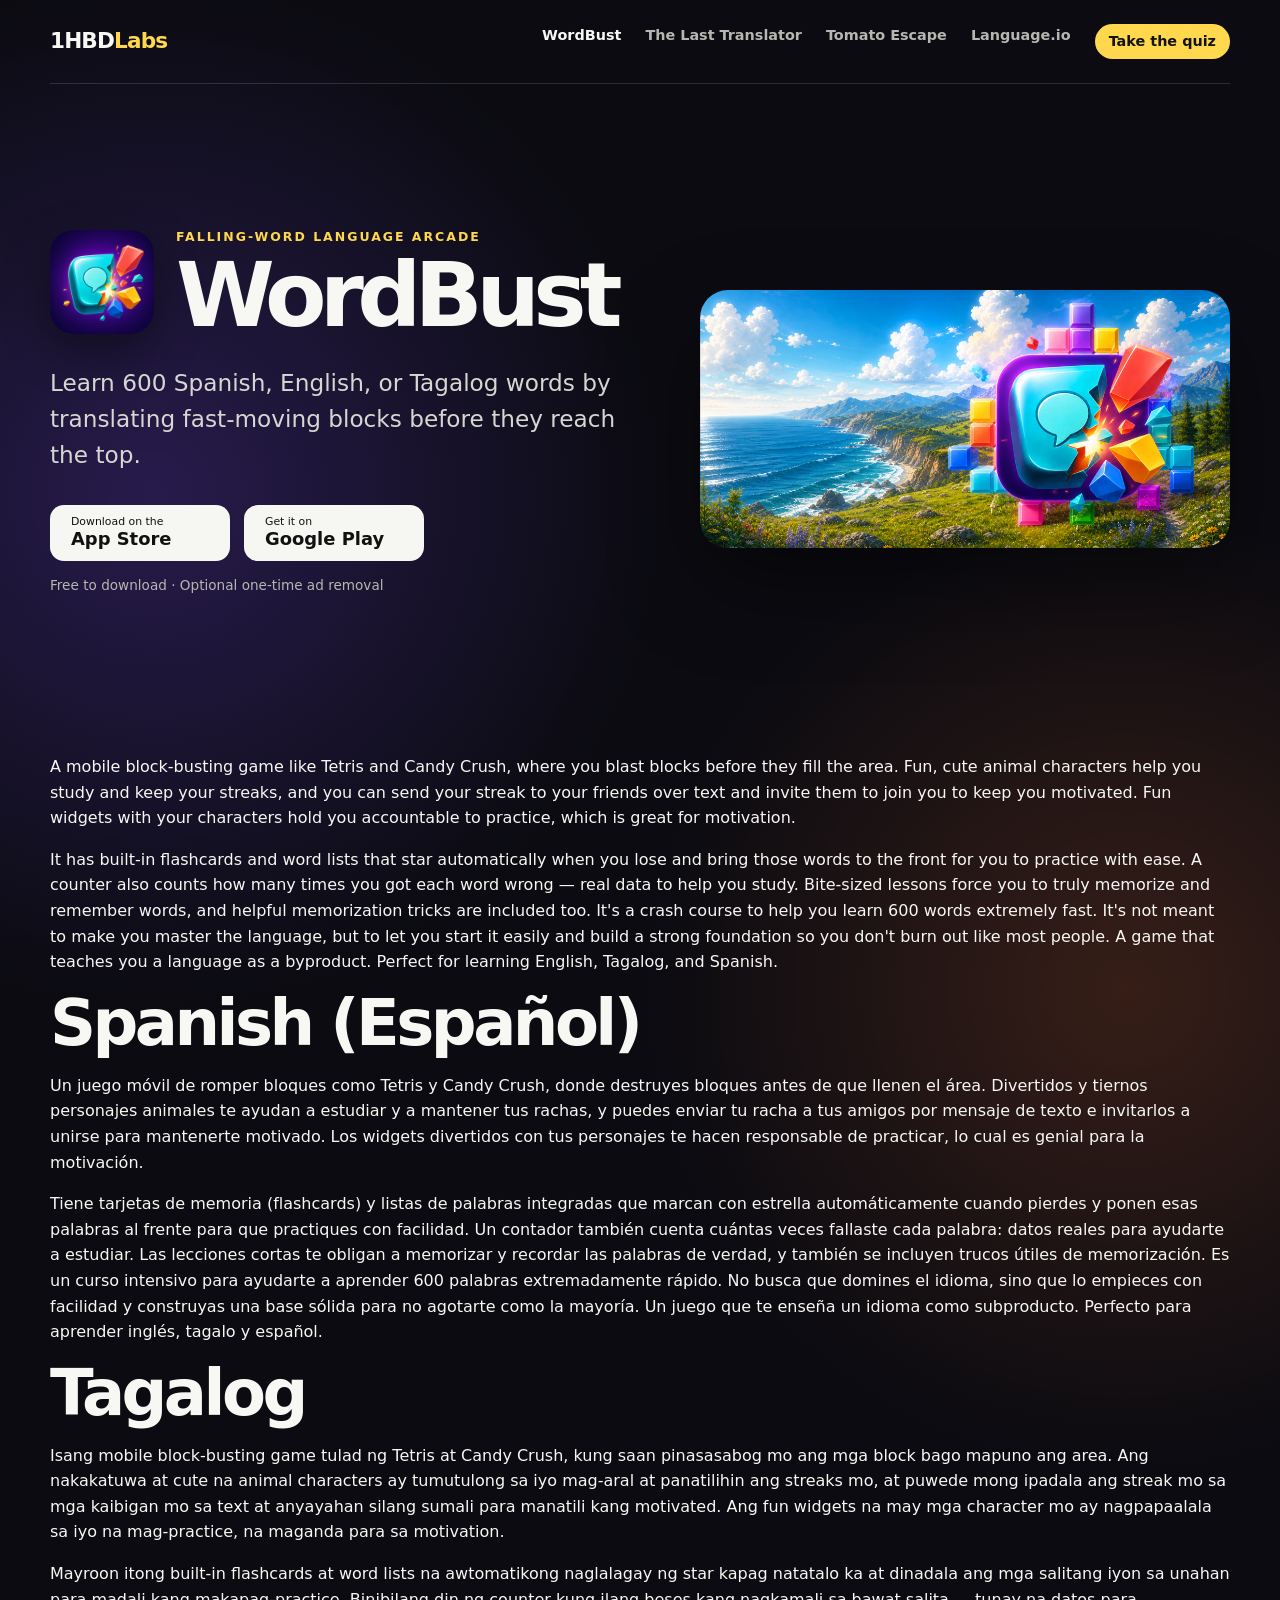
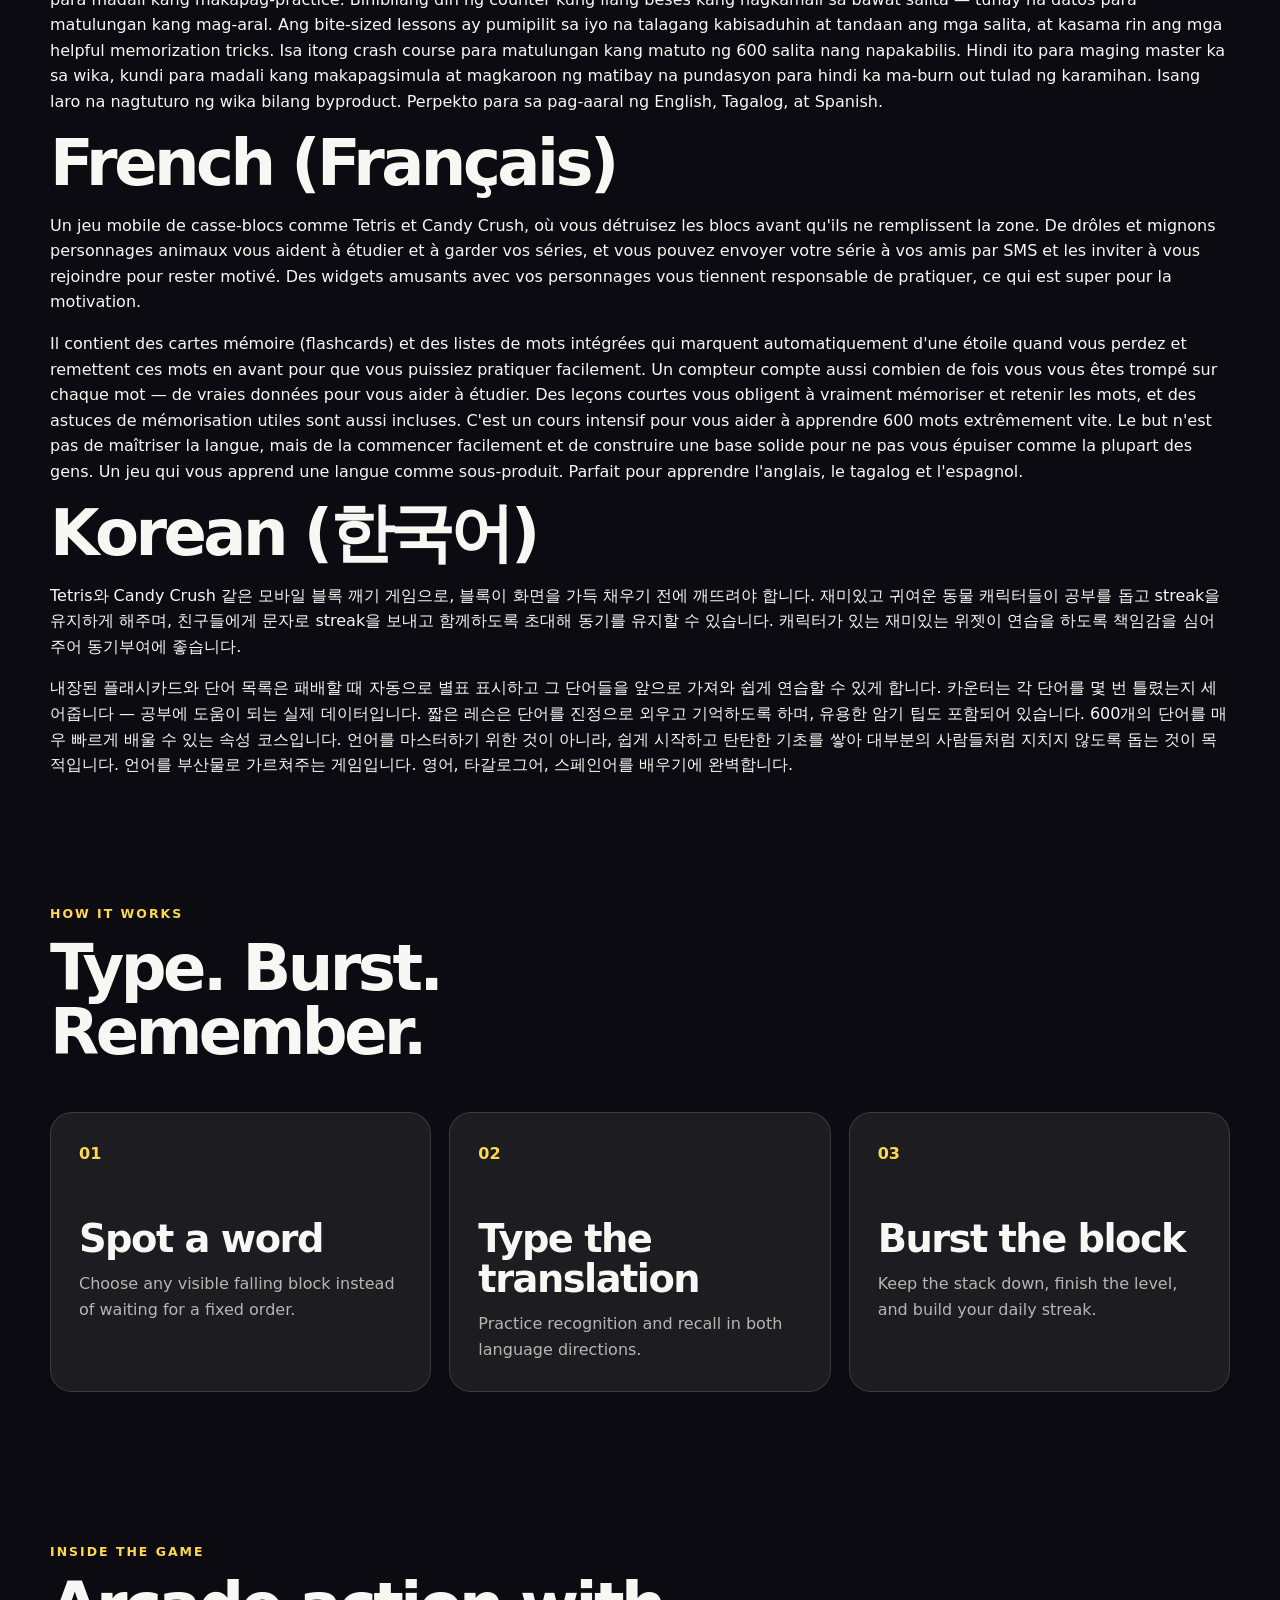
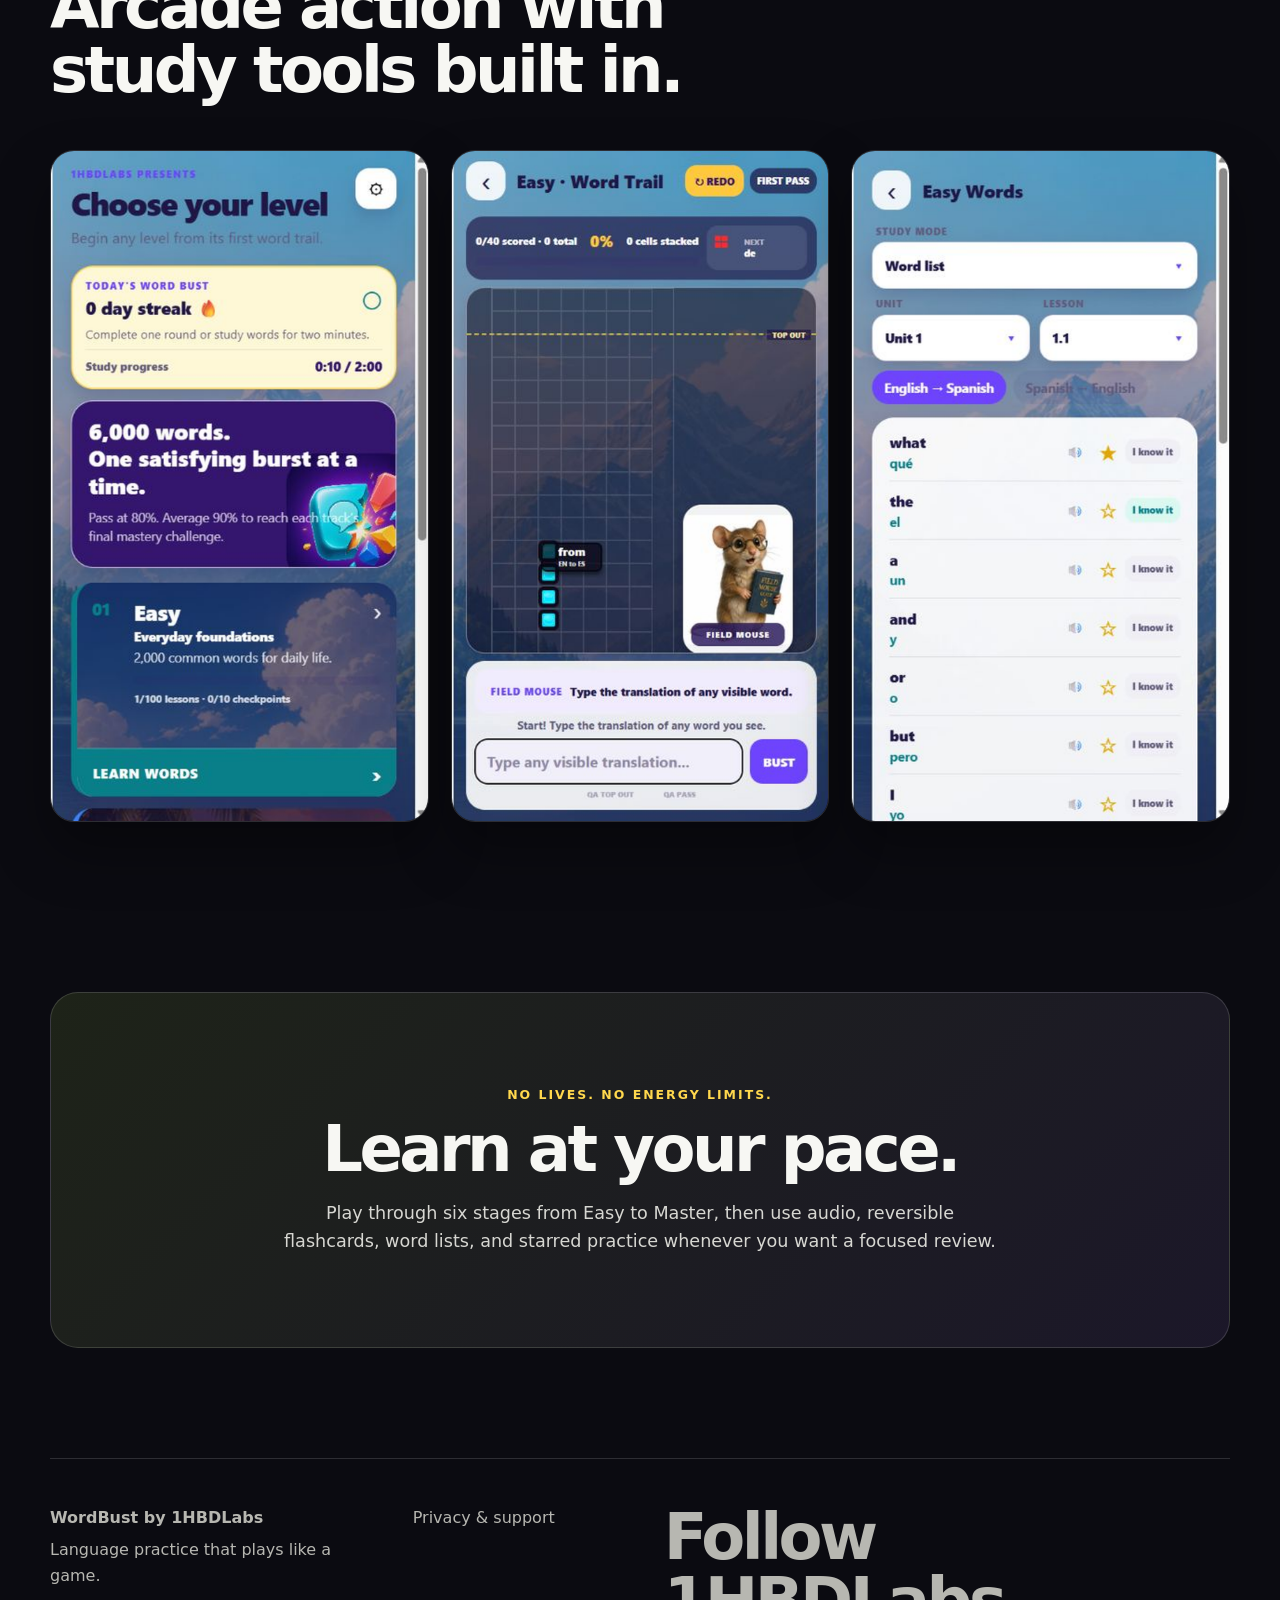
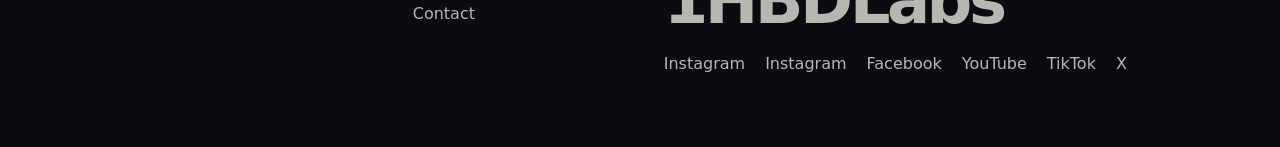
<file: wordbust/index.html>
<!doctype html>
<html lang="en">
<head>
  <meta charset="utf-8">
  <meta name="viewport" content="width=device-width, initial-scale=1">
  <title>WordBust — Learn Spanish, English & Tagalog</title>
  <meta name="description" content="Learn 600 Spanish, English, or Tagalog words in a fast falling-block language game. Download WordBust free on iPhone or Android.">
  <meta property="og:title" content="WordBust: Spanish & Tagalog">
  <meta property="og:description" content="Translate falling words, build a streak, and learn through arcade play.">
  <meta property="og:type" content="website">
  <meta property="og:image" content="https://westautomotivellc.github.io/1hbdlabs-games/assets/wordbust-feature.png">
  <meta property="og:url" content="https://westautomotivellc.github.io/1hbdlabs-games/wordbust/">
  <link rel="canonical" href="https://westautomotivellc.github.io/1hbdlabs-games/wordbust/">
  <link rel="stylesheet" href="../assets/site.css">
<script type="application/ld+json">
{
  "@context": "https://schema.org",
  "@type": "MobileApplication",
  "name": "WordBust",
  "applicationCategory": "GameApplication",
  "operatingSystem": ["iOS", "Android"],
  "url": "https://westautomotivellc.github.io/1hbdlabs-games/wordbust/",
  "description": "Falling-word arcade game that teaches 600 Spanish, English and Tagalog words.",
  "offers": { "@type": "Offer", "price": "0", "priceCurrency": "USD" },
  "installUrl": [
    "https://apps.apple.com/us/app/wordbust-spanish-arcade/id6800866615",
    "https://play.google.com/store/apps/details?id=com.hbdlabs.wordbust"
  ],
  "author": { "@type": "Organization", "name": "1HBDLabs" }
}
</script>
    <script type="application/ld+json">
        {
      "@context": "https://schema.org", "@type": "Organization", "name": "1HBDLabs", "url": "https://westautomotivellc.github.io/1hbdlabs-games/", "sameAs": ["https://www.instagram.com/1hbdlabs/", "https://www.instagram.com/1hbdlabspinoy/", "https://www.facebook.com/profile.php?id=61595015621183", "https://www.youtube.com/@Literawy_land", "https://www.tiktok.com/@bdotroad", "https://x.com/1hbdlabs"]}
    </script>
</head>
<body class="wordbust-page">
  <header class="site-header">
    <a class="brand" href="../">1HBD<span>Labs</span></a>
    <nav aria-label="Main navigation">
      <a aria-current="page" href="./">WordBust</a>
      <a href="../the-last-translator/">The Last Translator</a>
      <a href="../tomato-escape/">Tomato Escape</a>
      <a href="../language-io/">Language.io</a>
      <a class="nav-quiz" href="../quiz/">Take the quiz</a>
    </nav>
  </header>

  <main>
    <section class="game-hero">
      <div class="hero-copy">
        <div class="title-lockup">
          <img src="../assets/wordbust-icon.png" alt="WordBust icon">
          <div><p class="eyebrow">Falling-word language arcade</p><h1>WordBust</h1></div>
        </div>
        <p class="lede">Learn 600 Spanish, English, or Tagalog words by translating fast-moving blocks before they reach the top.</p>
        <div class="store-actions">
          <a class="store-button" href="https://apps.apple.com/us/app/wordbust-spanish-arcade/id6800866615"><small>Download on the</small><strong>App Store</strong></a>
          <a class="store-button" href="https://play.google.com/store/apps/details?id=com.hbdlabs.wordbust"><small>Get it on</small><strong>Google Play</strong></a>
        </div>
        <p class="fine-print">Free to download · Optional one-time ad removal</p>
      </div>
      <img class="hero-feature" src="../assets/wordbust-feature.png" alt="Colorful WordBust arcade blocks">
    </section>

    <section class="game-description">
      <p>A mobile block-busting game like Tetris and Candy Crush, where you blast blocks before they fill the area. Fun, cute animal characters help you study and keep your streaks, and you can send your streak to your friends over text and invite them to join you to keep you motivated. Fun widgets with your characters hold you accountable to practice, which is great for motivation.</p>
      <p>It has built-in flashcards and word lists that star automatically when you lose and bring those words to the front for you to practice with ease. A counter also counts how many times you got each word wrong — real data to help you study. Bite-sized lessons force you to truly memorize and remember words, and helpful memorization tricks are included too. It's a crash course to help you learn 600 words extremely fast. It's not meant to make you master the language, but to let you start it easily and build a strong foundation so you don't burn out like most people. A game that teaches you a language as a byproduct. Perfect for learning English, Tagalog, and Spanish.</p>
    </section>

    <section class="game-description" lang="es"> <h2>Spanish (Español)</h2> <p>Un juego móvil de romper bloques como Tetris y Candy Crush, donde destruyes bloques antes de que llenen el área. Divertidos y tiernos personajes animales te ayudan a estudiar y a mantener tus rachas, y puedes enviar tu racha a tus amigos por mensaje de texto e invitarlos a unirse para mantenerte motivado. Los widgets divertidos con tus personajes te hacen responsable de practicar, lo cual es genial para la motivación.</p> <p>Tiene tarjetas de memoria (flashcards) y listas de palabras integradas que marcan con estrella automáticamente cuando pierdes y ponen esas palabras al frente para que practiques con facilidad. Un contador también cuenta cuántas veces fallaste cada palabra: datos reales para ayudarte a estudiar. Las lecciones cortas te obligan a memorizar y recordar las palabras de verdad, y también se incluyen trucos útiles de memorización. Es un curso intensivo para ayudarte a aprender 600 palabras extremadamente rápido. No busca que domines el idioma, sino que lo empieces con facilidad y construyas una base sólida para no agotarte como la mayoría. Un juego que te enseña un idioma como subproducto. Perfecto para aprender inglés, tagalo y español.</p> </section>  <section class="game-description" lang="tl"> <h2>Tagalog</h2> <p>Isang mobile block-busting game tulad ng Tetris at Candy Crush, kung saan pinasasabog mo ang mga block bago mapuno ang area. Ang nakakatuwa at cute na animal characters ay tumutulong sa iyo mag-aral at panatilihin ang streaks mo, at puwede mong ipadala ang streak mo sa mga kaibigan mo sa text at anyayahan silang sumali para manatili kang motivated. Ang fun widgets na may mga character mo ay nagpapaalala sa iyo na mag-practice, na maganda para sa motivation.</p> <p>Mayroon itong built-in flashcards at word lists na awtomatikong naglalagay ng star kapag natatalo ka at dinadala ang mga salitang iyon sa unahan para madali kang makapag-practice. Binibilang din ng counter kung ilang beses kang nagkamali sa bawat salita — tunay na datos para matulungan kang mag-aral. Ang bite-sized lessons ay pumipilit sa iyo na talagang kabisaduhin at tandaan ang mga salita, at kasama rin ang mga helpful memorization tricks. Isa itong crash course para matulungan kang matuto ng 600 salita nang napakabilis. Hindi ito para maging master ka sa wika, kundi para madali kang makapagsimula at magkaroon ng matibay na pundasyon para hindi ka ma-burn out tulad ng karamihan. Isang laro na nagtuturo ng wika bilang byproduct. Perpekto para sa pag-aaral ng English, Tagalog, at Spanish.</p> </section>  <section class="game-description" lang="fr"> <h2>French (Français)</h2> <p>Un jeu mobile de casse-blocs comme Tetris et Candy Crush, où vous détruisez les blocs avant qu'ils ne remplissent la zone. De drôles et mignons personnages animaux vous aident à étudier et à garder vos séries, et vous pouvez envoyer votre série à vos amis par SMS et les inviter à vous rejoindre pour rester motivé. Des widgets amusants avec vos personnages vous tiennent responsable de pratiquer, ce qui est super pour la motivation.</p> <p>Il contient des cartes mémoire (flashcards) et des listes de mots intégrées qui marquent automatiquement d'une étoile quand vous perdez et remettent ces mots en avant pour que vous puissiez pratiquer facilement. Un compteur compte aussi combien de fois vous vous êtes trompé sur chaque mot — de vraies données pour vous aider à étudier. Des leçons courtes vous obligent à vraiment mémoriser et retenir les mots, et des astuces de mémorisation utiles sont aussi incluses. C'est un cours intensif pour vous aider à apprendre 600 mots extrêmement vite. Le but n'est pas de maîtriser la langue, mais de la commencer facilement et de construire une base solide pour ne pas vous épuiser comme la plupart des gens. Un jeu qui vous apprend une langue comme sous-produit. Parfait pour apprendre l'anglais, le tagalog et l'espagnol.</p> </section>  <section class="game-description" lang="ko"> <h2>Korean (한국어)</h2> <p>Tetris와 Candy Crush 같은 모바일 블록 깨기 게임으로, 블록이 화면을 가득 채우기 전에 깨뜨려야 합니다. 재미있고 귀여운 동물 캐릭터들이 공부를 돕고 streak을 유지하게 해주며, 친구들에게 문자로 streak을 보내고 함께하도록 초대해 동기를 유지할 수 있습니다. 캐릭터가 있는 재미있는 위젯이 연습을 하도록 책임감을 심어주어 동기부여에 좋습니다.</p> <p>내장된 플래시카드와 단어 목록은 패배할 때 자동으로 별표 표시하고 그 단어들을 앞으로 가져와 쉽게 연습할 수 있게 합니다. 카운터는 각 단어를 몇 번 틀렸는지 세어줍니다 — 공부에 도움이 되는 실제 데이터입니다. 짧은 레슨은 단어를 진정으로 외우고 기억하도록 하며, 유용한 암기 팁도 포함되어 있습니다. 600개의 단어를 매우 빠르게 배울 수 있는 속성 코스입니다. 언어를 마스터하기 위한 것이 아니라, 쉽게 시작하고 탄탄한 기초를 쌓아 대부분의 사람들처럼 지치지 않도록 돕는 것이 목적입니다. 언어를 부산물로 가르쳐주는 게임입니다. 영어, 타갈로그어, 스페인어를 배우기에 완벽합니다.</p> </section>  <section class="how-it-works">
      <div class="section-heading"><p class="eyebrow">How it works</p><h2>Type. Burst. Remember.</h2></div>
      <div class="step-grid">
        <article><span>01</span><h3>Spot a word</h3><p>Choose any visible falling block instead of waiting for a fixed order.</p></article>
        <article><span>02</span><h3>Type the translation</h3><p>Practice recognition and recall in both language directions.</p></article>
        <article><span>03</span><h3>Burst the block</h3><p>Keep the stack down, finish the level, and build your daily streak.</p></article>
      </div>
    </section>

    <section class="screenshot-section">
      <div class="section-heading"><p class="eyebrow">Inside the game</p><h2>Arcade action with study tools built in.</h2></div>
      <div class="phone-gallery">
        <img src="../assets/wordbust-home.png" alt="WordBust home screen">
        <img src="../assets/wordbust-gameplay.png" alt="WordBust falling-block gameplay">
        <img src="../assets/wordbust-study.png" alt="WordBust word list and flashcards">
      </div>
    </section>

    <section class="promise compact">
      <p class="eyebrow">No lives. No energy limits.</p>
      <h2>Learn at your pace.</h2>
      <p>Play through six stages from Easy to Master, then use audio, reversible flashcards, word lists, and starred practice whenever you want a focused review.</p>
    </section>
  </main>

  <footer>
    <div><strong>WordBust by 1HBDLabs</strong><p>Language practice that plays like a game.</p></div>
    <div class="footer-links"><a href="https://the-last-translator-privacy.westautomotive123.chatgpt.site/wordbust">Privacy & support</a><a href="mailto:1HBDLabs@gmail.com">Contact</a></div>
  <section class="social-links"><h2>Follow 1HBDLabs</h2><div class="footer-links"><a href="https://www.instagram.com/1hbdlabs/">Instagram</a><a href="https://www.instagram.com/1hbdlabspinoy/">Instagram</a><a href="https://www.facebook.com/profile.php?id=61595015621183">Facebook</a><a href="https://www.youtube.com/@Literawy_land">YouTube</a><a href="https://www.tiktok.com/@bdotroad">TikTok</a><a href="https://x.com/1hbdlabs">X</a></div></section></footer>
</body>
</html>
</file>
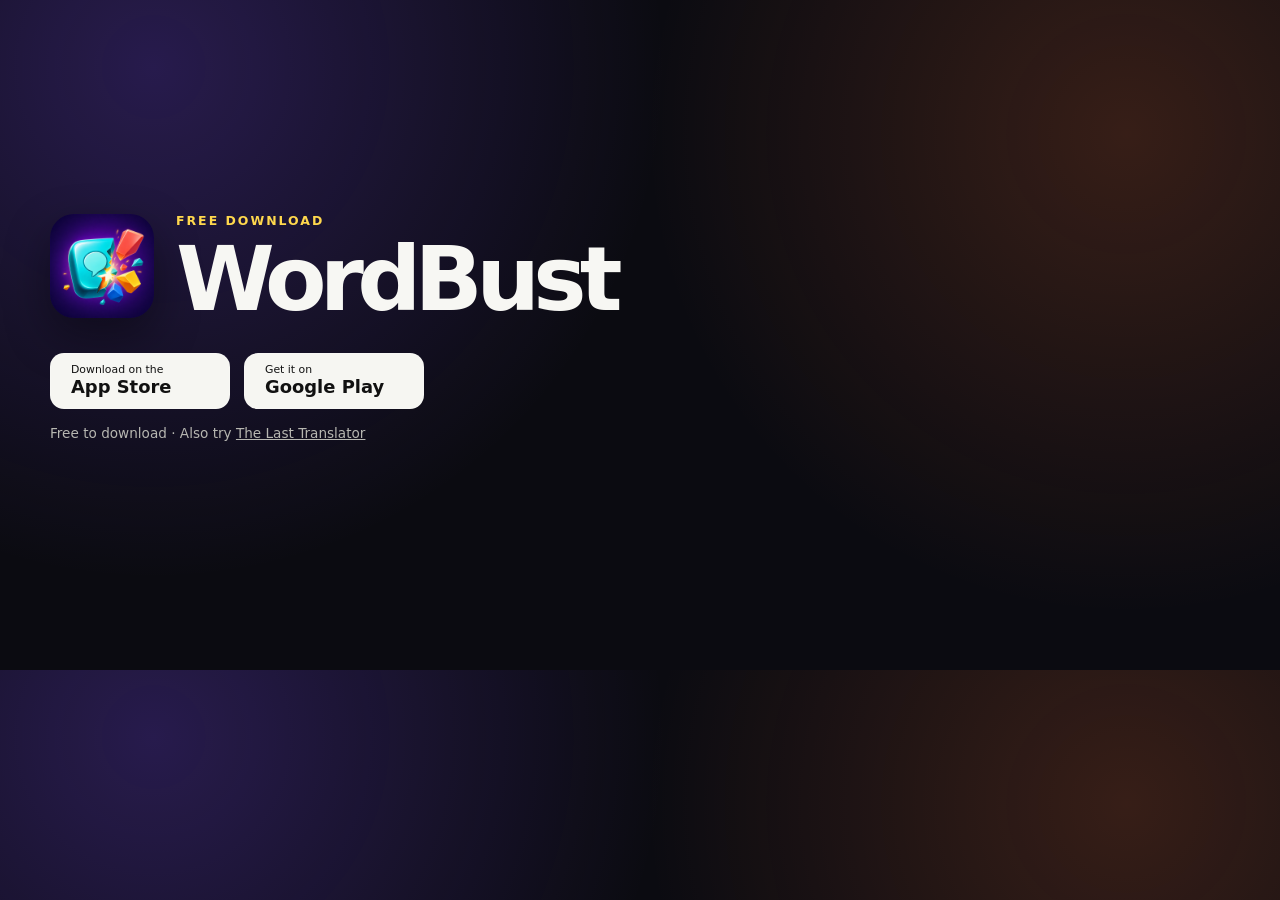
<file: get/wordbust/index.html>
<!doctype html>
<html lang="en">
<head>
  <meta charset="utf-8">
  <meta name="viewport" content="width=device-width, initial-scale=1">
  <meta name="robots" content="noindex">
  <title>Download WordBust</title>
  <meta property="og:title" content="WordBust: Spanish Arcade">
  <meta property="og:description" content="Free download. Learn 10 words a day with an addicting arcade game.">
  <meta property="og:image" content="https://westautomotivellc.github.io/1hbdlabs-games/assets/wordbust-feature.png">
  <link rel="stylesheet" href="../../assets/site.css">
</head>
<body class="wordbust-page"
      data-ios="https://apps.apple.com/us/app/wordbust-spanish-arcade/id6800866615"
      data-android="https://play.google.com/store/apps/details?id=com.hbdlabs.wordbust">
  <main>
    <section class="game-hero">
      <div class="hero-copy">
        <div class="title-lockup">
          <img src="../../assets/wordbust-icon.png" alt="WordBust icon">
          <div><p class="eyebrow">Opening your app store…</p><h1>WordBust</h1></div>
        </div>
        <div class="store-actions">
          <a class="store-button" data-store="ios" href="https://apps.apple.com/us/app/wordbust-spanish-arcade/id6800866615"><small>Download on the</small><strong>App Store</strong></a>
          <a class="store-button" data-store="android" href="https://play.google.com/store/apps/details?id=com.hbdlabs.wordbust"><small>Get it on</small><strong>Google Play</strong></a>
        </div>
        <p class="fine-print">Free to download · Also try <a href="../">The Last Translator</a></p>
      </div>
    </section>
  </main>
  <script src="../../assets/get.js"></script>
</body>
</html>
</file>
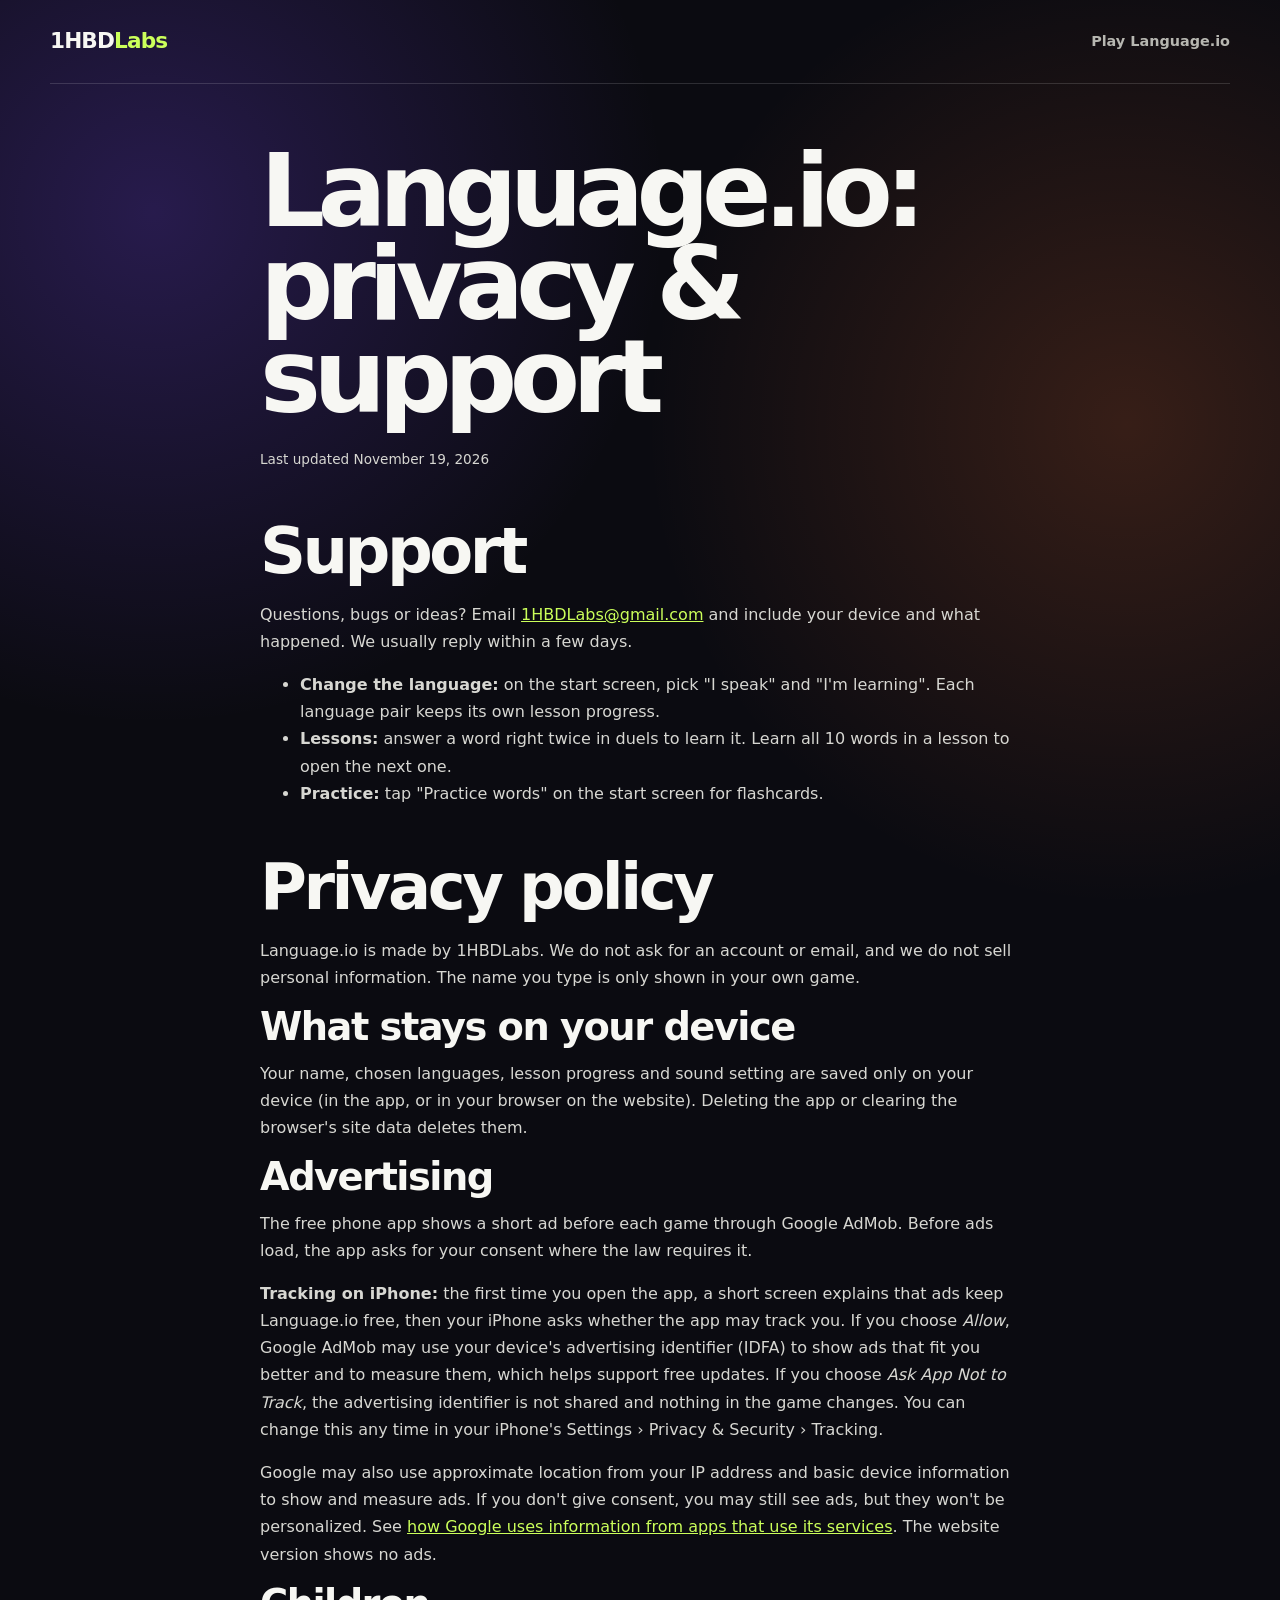
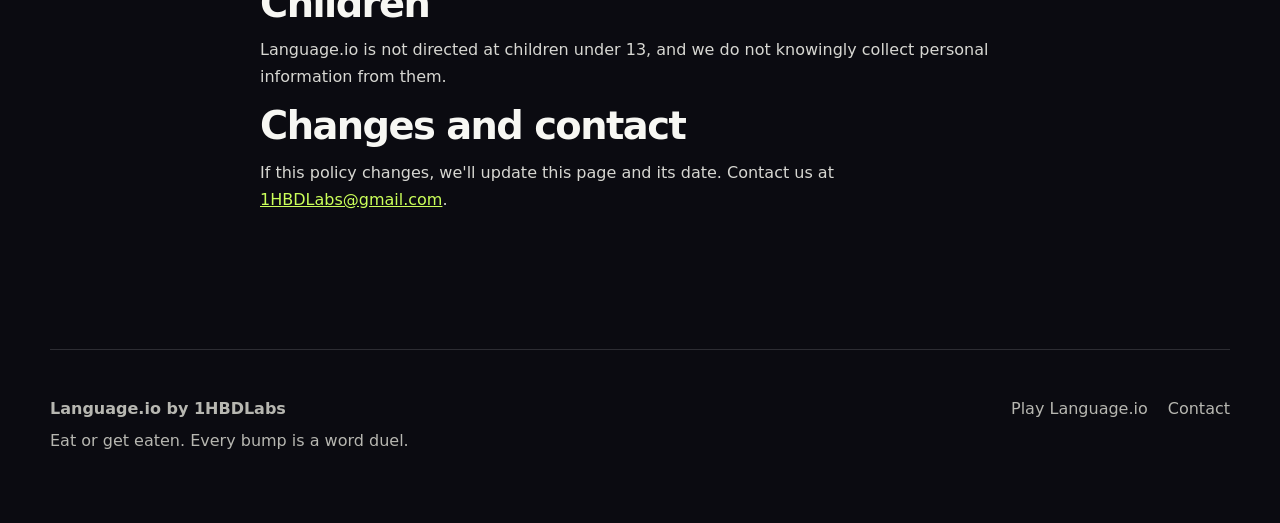
<file: language-io/privacy/index.html>
<!doctype html>
<html lang="en">
<head>
  <meta charset="utf-8">
  <meta name="viewport" content="width=device-width, initial-scale=1">
  <title>Language.io — Privacy Policy and Support</title>
  <meta name="description" content="Privacy policy and support for Language.io by 1HBDLabs.">
  <link rel="canonical" href="https://westautomotivellc.github.io/1hbdlabs-games/language-io/privacy/">
  <link rel="stylesheet" href="../../assets/site.css">
</head>
<body>
  <header class="site-header">
    <a class="brand" href="../../">1HBD<span>Labs</span></a>
    <nav aria-label="Main navigation">
      <a href="../">Play Language.io</a>
    </nav>
  </header>

  <main class="policy">
    <h1>Language.io: privacy & support</h1>
    <p class="fine-print">Last updated November 19, 2026</p>

    <h2>Support</h2>
    <p>Questions, bugs or ideas? Email <a href="mailto:1HBDLabs@gmail.com">1HBDLabs@gmail.com</a> and include your device and what happened. We usually reply within a few days.</p>
    <ul>
      <li><strong>Change the language:</strong> on the start screen, pick "I speak" and "I'm learning". Each language pair keeps its own lesson progress.</li>
      <li><strong>Lessons:</strong> answer a word right twice in duels to learn it. Learn all 10 words in a lesson to open the next one.</li>
      <li><strong>Practice:</strong> tap "Practice words" on the start screen for flashcards.</li>
    </ul>

    <h2>Privacy policy</h2>
    <p>Language.io is made by 1HBDLabs. We do not ask for an account or email, and we do not sell personal information. The name you type is only shown in your own game.</p>
    <h3>What stays on your device</h3>
    <p>Your name, chosen languages, lesson progress and sound setting are saved only on your device (in the app, or in your browser on the website). Deleting the app or clearing the browser's site data deletes them.</p>
    <h3>Advertising</h3>
    <p>The free phone app shows a short ad before each game through Google AdMob. Before ads load, the app asks for your consent where the law requires it.</p>
    <p><strong>Tracking on iPhone:</strong> the first time you open the app, a short screen explains that ads keep Language.io free, then your iPhone asks whether the app may track you. If you choose <em>Allow</em>, Google AdMob may use your device's advertising identifier (IDFA) to show ads that fit you better and to measure them, which helps support free updates. If you choose <em>Ask App Not to Track</em>, the advertising identifier is not shared and nothing in the game changes. You can change this any time in your iPhone's Settings › Privacy & Security › Tracking.</p>
    <p>Google may also use approximate location from your IP address and basic device information to show and measure ads. If you don't give consent, you may still see ads, but they won't be personalized. See <a href="https://policies.google.com/technologies/ads">how Google uses information from apps that use its services</a>. The website version shows no ads.</p>
    <h3>Children</h3>
    <p>Language.io is not directed at children under 13, and we do not knowingly collect personal information from them.</p>
    <h3>Changes and contact</h3>
    <p>If this policy changes, we'll update this page and its date. Contact us at <a href="mailto:1HBDLabs@gmail.com">1HBDLabs@gmail.com</a>.</p>
  </main>

  <footer>
    <div><strong>Language.io by 1HBDLabs</strong><p>Eat or get eaten. Every bump is a word duel.</p></div>
    <div class="footer-links"><a href="../">Play Language.io</a><a href="mailto:1HBDLabs@gmail.com">Contact</a></div>
  </footer>
</body>
</html>
</file>
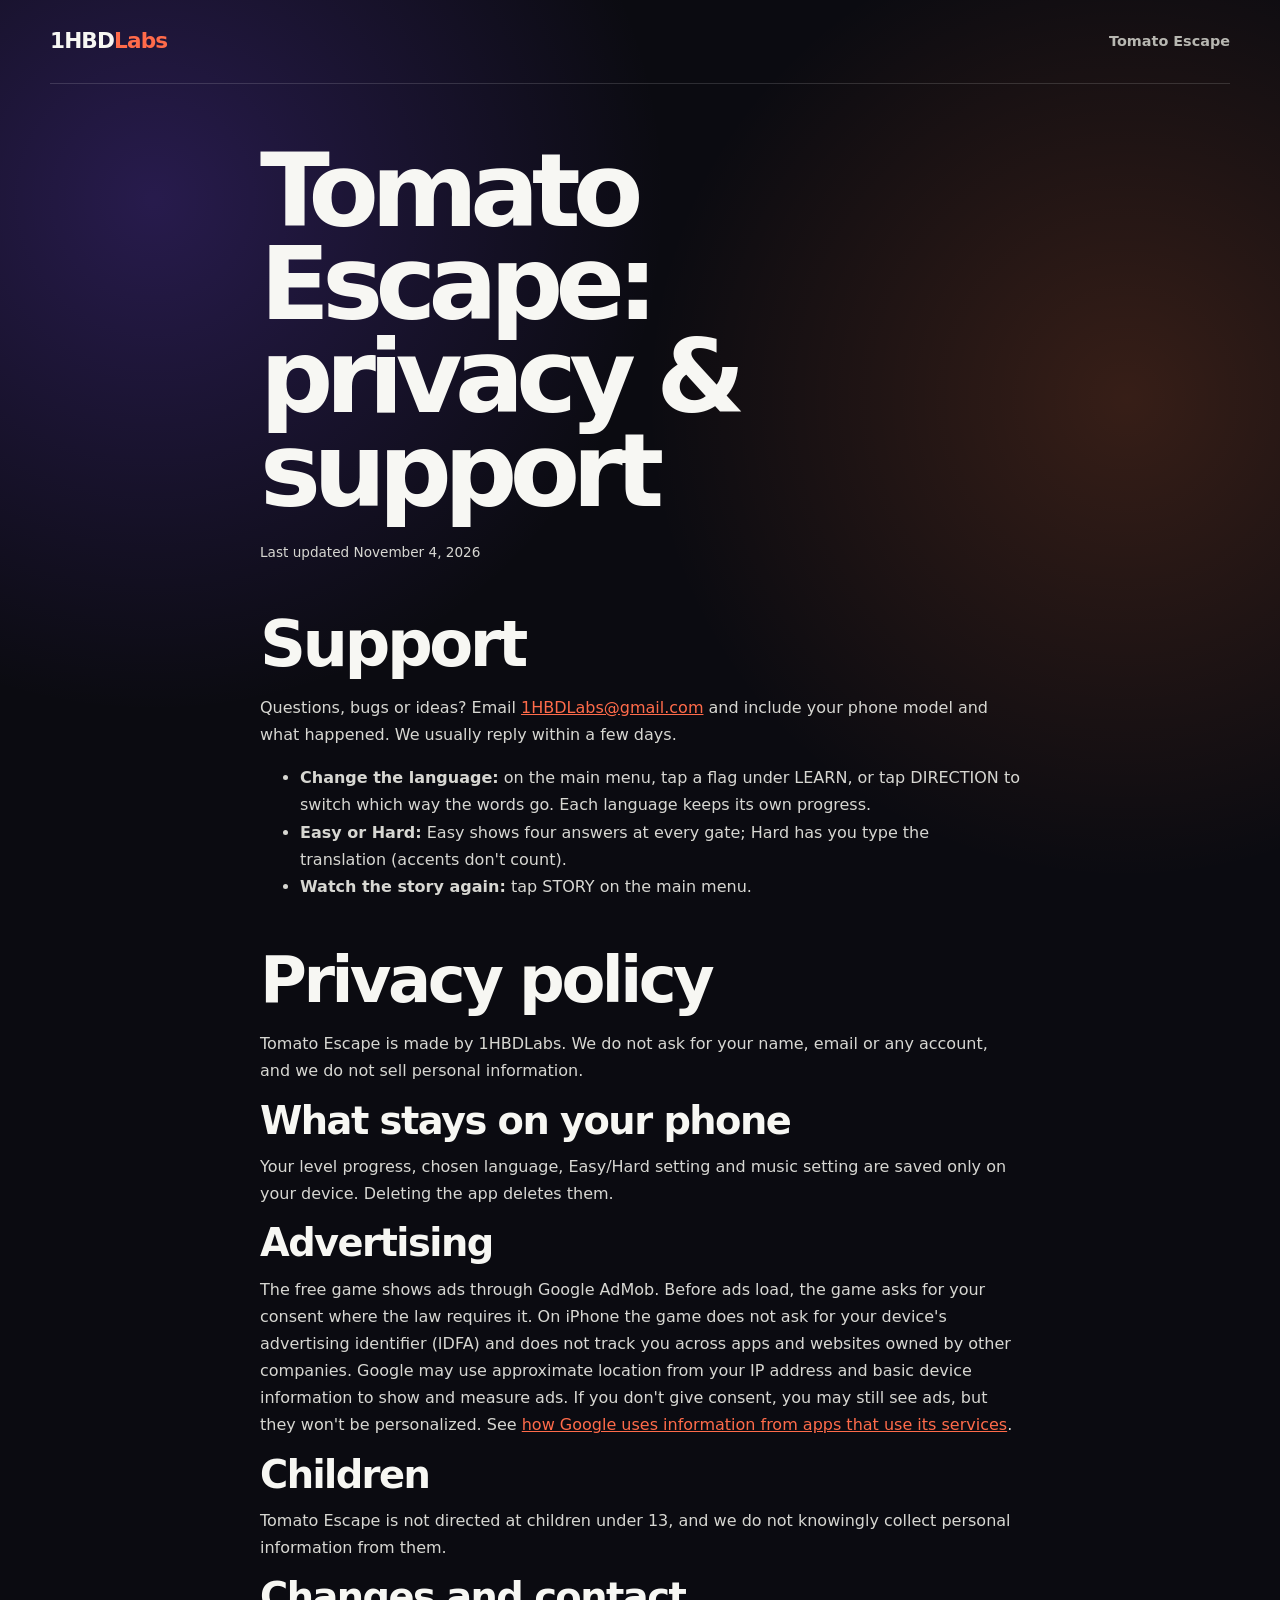
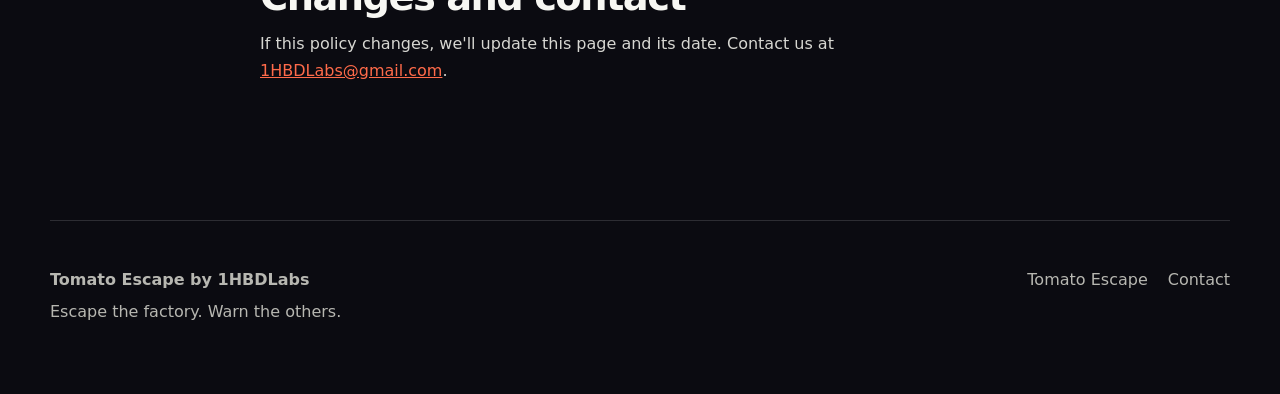
<file: tomato-escape/privacy/index.html>
<!doctype html>
<html lang="en">
<head>
  <meta charset="utf-8">
  <meta name="viewport" content="width=device-width, initial-scale=1">
  <title>Tomato Escape — Privacy Policy and Support</title>
  <meta name="description" content="Privacy policy and support for Tomato Escape: Word Runner by 1HBDLabs.">
  <link rel="canonical" href="https://westautomotivellc.github.io/1hbdlabs-games/tomato-escape/privacy/">
  <link rel="stylesheet" href="../../assets/site.css">
</head>
<body class="tomato-page">
  <header class="site-header">
    <a class="brand" href="../../">1HBD<span>Labs</span></a>
    <nav aria-label="Main navigation">
      <a href="../">Tomato Escape</a>
    </nav>
  </header>

  <main class="policy">
    <h1>Tomato Escape: privacy & support</h1>
    <p class="fine-print">Last updated November 4, 2026</p>

    <h2>Support</h2>
    <p>Questions, bugs or ideas? Email <a href="mailto:1HBDLabs@gmail.com">1HBDLabs@gmail.com</a> and include your phone model and what happened. We usually reply within a few days.</p>
    <ul>
      <li><strong>Change the language:</strong> on the main menu, tap a flag under LEARN, or tap DIRECTION to switch which way the words go. Each language keeps its own progress.</li>
      <li><strong>Easy or Hard:</strong> Easy shows four answers at every gate; Hard has you type the translation (accents don't count).</li>
      <li><strong>Watch the story again:</strong> tap STORY on the main menu.</li>
    </ul>

    <h2>Privacy policy</h2>
    <p>Tomato Escape is made by 1HBDLabs. We do not ask for your name, email or any account, and we do not sell personal information.</p>
    <h3>What stays on your phone</h3>
    <p>Your level progress, chosen language, Easy/Hard setting and music setting are saved only on your device. Deleting the app deletes them.</p>
    <h3>Advertising</h3>
    <p>The free game shows ads through Google AdMob. Before ads load, the game asks for your consent where the law requires it. On iPhone the game does not ask for your device's advertising identifier (IDFA) and does not track you across apps and websites owned by other companies. Google may use approximate location from your IP address and basic device information to show and measure ads. If you don't give consent, you may still see ads, but they won't be personalized. See <a href="https://policies.google.com/technologies/ads">how Google uses information from apps that use its services</a>.</p>
    <h3>Children</h3>
    <p>Tomato Escape is not directed at children under 13, and we do not knowingly collect personal information from them.</p>
    <h3>Changes and contact</h3>
    <p>If this policy changes, we'll update this page and its date. Contact us at <a href="mailto:1HBDLabs@gmail.com">1HBDLabs@gmail.com</a>.</p>
  </main>

  <footer>
    <div><strong>Tomato Escape by 1HBDLabs</strong><p>Escape the factory. Warn the others.</p></div>
    <div class="footer-links"><a href="../">Tomato Escape</a><a href="mailto:1HBDLabs@gmail.com">Contact</a></div>
  </footer>
</body>
</html>
</file>
<file: assets/site.css>
:root {
  color-scheme: dark;
  --ink: #f7f7f3;
  --muted: #b7b7b1;
  --panel: rgba(255, 255, 255, 0.07);
  --line: rgba(255, 255, 255, 0.14);
  --lime: #cbff5a;
  --violet: #b58cff;
  --orange: #ff8b4d;
  --radius: 28px;
}

* { box-sizing: border-box; }
html { scroll-behavior: smooth; }
body {
  margin: 0;
  color: var(--ink);
  background:
    radial-gradient(circle at 12% 10%, rgba(124, 75, 255, .25), transparent 32rem),
    radial-gradient(circle at 88% 20%, rgba(255, 117, 51, .18), transparent 30rem),
    #0b0b11;
  font-family: Inter, ui-sans-serif, system-ui, -apple-system, BlinkMacSystemFont, "Segoe UI", sans-serif;
  line-height: 1.6;
}

a { color: inherit; }
img { display: block; max-width: 100%; }
.site-header, main, footer { width: min(1180px, calc(100% - 40px)); margin-inline: auto; }

.site-header {
  min-height: 84px;
  display: flex;
  align-items: center;
  justify-content: space-between;
  gap: 24px;
  border-bottom: 1px solid var(--line);
}
.brand { font-weight: 900; font-size: 1.35rem; text-decoration: none; letter-spacing: -.04em; }
.brand span { color: var(--lime); }
nav { display: flex; gap: 24px; }
nav a { color: var(--muted); text-decoration: none; font-weight: 700; font-size: .9rem; }
nav a:hover, nav a[aria-current="page"] { color: var(--ink); }
nav a.nav-quiz { color: #12130d; background: var(--lime); padding: 6px 14px; border-radius: 999px; }
nav a.nav-quiz:hover { color: #12130d; }

.hero, .game-hero {
  min-height: 670px;
  padding: 80px 0;
  display: grid;
  grid-template-columns: 1.05fr .95fr;
  gap: 64px;
  align-items: center;
}
.eyebrow { color: var(--lime); font-size: .78rem; font-weight: 900; letter-spacing: .16em; text-transform: uppercase; }
h1, h2, h3, p { margin-top: 0; }
h1 { margin-bottom: 24px; font-size: clamp(3.4rem, 8vw, 7.8rem); line-height: .91; letter-spacing: -.075em; }
h1 span { color: var(--lime); }
h2 { margin-bottom: 18px; font-size: clamp(2.3rem, 5vw, 4.8rem); line-height: 1; letter-spacing: -.055em; }
h3 { margin-bottom: 12px; font-size: clamp(1.55rem, 3vw, 2.5rem); line-height: 1.05; letter-spacing: -.04em; }
.lede { max-width: 680px; color: #d7d7d2; font-size: clamp(1.15rem, 2vw, 1.45rem); line-height: 1.55; }
.hero-actions, .card-actions, .store-actions { display: flex; flex-wrap: wrap; gap: 14px; margin-top: 32px; align-items: center; }
.button {
  display: inline-flex;
  min-height: 48px;
  align-items: center;
  justify-content: center;
  padding: 0 22px;
  border: 1px solid var(--line);
  border-radius: 999px;
  text-decoration: none;
  font-weight: 850;
}
.button.primary { color: #12130d; background: var(--lime); border-color: var(--lime); }
.button.ghost { background: var(--panel); }
.button:hover, .store-button:hover { transform: translateY(-2px); }

.icon-orbit {
  min-height: 500px;
  position: relative;
  display: grid;
  place-items: center;
  border: 1px solid var(--line);
  border-radius: 50%;
  background: radial-gradient(circle, rgba(203,255,90,.12), rgba(181,140,255,.06) 50%, transparent 70%);
}
.icon-orbit::before, .icon-orbit::after { content: ""; position: absolute; border: 1px solid var(--line); border-radius: 50%; inset: 13%; }
.icon-orbit::after { inset: 30%; }
.orbit-icon { position: absolute; width: 190px; aspect-ratio: 1; border-radius: 24%; box-shadow: 0 26px 70px rgba(0,0,0,.45); }
.orbit-one { left: 10%; top: 14%; transform: rotate(-7deg); }
.orbit-two { right: 8%; bottom: 12%; transform: rotate(8deg); }
.orbit-label { max-width: 150px; text-align: center; font-weight: 900; letter-spacing: .14em; font-size: .72rem; color: var(--muted); }

.games-section, .how-it-works, .screenshot-section { padding: 110px 0 40px; }
.section-heading { max-width: 760px; margin-bottom: 48px; }
.game-card {
  display: grid;
  grid-template-columns: 1fr 1fr;
  overflow: hidden;
  margin-bottom: 38px;
  border: 1px solid var(--line);
  border-radius: var(--radius);
  background: var(--panel);
}
.game-art { min-height: 460px; }
.game-art img { width: 100%; height: 100%; object-fit: cover; }
.game-copy { padding: clamp(32px, 5vw, 68px); align-self: center; }
.game-type { color: var(--lime); font-size: .82rem; font-weight: 850; text-transform: uppercase; letter-spacing: .1em; }
.game-copy > p:not(.game-type) { color: #d5d5cf; }
.feature-list { padding-left: 1.2rem; color: var(--muted); }
.feature-list li { margin-bottom: 8px; }
.text-link { color: var(--lime); font-weight: 850; text-decoration: none; }

.promise { margin: 110px auto; padding: clamp(42px, 8vw, 92px); text-align: center; border: 1px solid var(--line); border-radius: var(--radius); background: linear-gradient(135deg, rgba(203,255,90,.1), rgba(181,140,255,.1)); }
.promise p:last-child { max-width: 720px; margin: 0 auto; color: #d7d7d2; font-size: 1.1rem; }
.promise.compact { margin-top: 130px; }

.title-lockup { display: flex; gap: 22px; align-items: center; margin-bottom: 28px; }
.title-lockup img { width: 104px; border-radius: 24px; box-shadow: 0 18px 45px rgba(0,0,0,.4); }
.title-lockup h1 { margin: 0; font-size: clamp(3.3rem, 7vw, 6.4rem); }
.title-lockup .eyebrow { margin-bottom: 8px; }
.hero-feature { width: 100%; border-radius: var(--radius); box-shadow: 0 36px 90px rgba(0,0,0,.42); }
.store-button {
  min-width: 180px;
  padding: 10px 20px;
  display: flex;
  flex-direction: column;
  border: 1px solid var(--line);
  border-radius: 14px;
  background: #f6f6f2;
  color: #111;
  text-decoration: none;
  transition: transform .2s ease;
}
.store-button small { font-size: .68rem; line-height: 1.1; }
.store-button strong { font-size: 1.12rem; line-height: 1.25; }
.fine-print { margin-top: 14px; color: var(--muted); font-size: .85rem; }
.step-grid { display: grid; grid-template-columns: repeat(3, 1fr); gap: 18px; }
.step-grid article { padding: 28px; border: 1px solid var(--line); border-radius: 22px; background: var(--panel); }
.step-grid span { display: block; margin-bottom: 52px; color: var(--lime); font-weight: 900; }
.step-grid p { margin-bottom: 0; color: var(--muted); }
.phone-gallery { display: grid; grid-template-columns: repeat(3, 1fr); gap: 22px; align-items: start; }
.phone-gallery img { width: 100%; border: 1px solid var(--line); border-radius: 24px; box-shadow: 0 28px 55px rgba(0,0,0,.35); }
.wordbust-page { --lime: #ffd84d; --violet: #7ee7ff; }
.translator-page { --lime: #d4ff6a; --violet: #9f82ff; }

footer { margin-top: 80px; padding: 46px 0 70px; border-top: 1px solid var(--line); display: flex; justify-content: space-between; gap: 28px; color: var(--muted); }
footer p { margin: 6px 0 0; }
.footer-links { display: flex; flex-wrap: wrap; gap: 20px; align-items: start; }
.footer-links a { text-decoration: none; }
.footer-links a:hover { color: var(--ink); }

@media (max-width: 820px) {
  .site-header { align-items: flex-start; padding: 22px 0; }
  nav { gap: 12px; flex-direction: column; align-items: flex-end; }
  .hero, .game-hero, .game-card { grid-template-columns: 1fr; }
  .hero, .game-hero { padding: 54px 0 36px; gap: 40px; }
  .icon-orbit { min-height: 420px; }
  .game-art { min-height: 280px; }
  .step-grid { grid-template-columns: 1fr; }
  .step-grid span { margin-bottom: 24px; }
  .phone-gallery { gap: 10px; }
  .phone-gallery img { border-radius: 12px; }
  footer { flex-direction: column; }
}

@media (prefers-reduced-motion: no-preference) {
  .button, .store-button { transition: transform .2s ease; }
  .orbit-one { animation: float-one 7s ease-in-out infinite; }
  .orbit-two { animation: float-two 8s ease-in-out infinite; }
  @keyframes float-one { 50% { transform: translateY(-14px) rotate(-4deg); } }
  @keyframes float-two { 50% { transform: translateY(14px) rotate(5deg); } }
}

/* Tomato Escape */
.tomato-page { --lime: #ff6b4a; --violet: #ffb36b; }
.store-button.soon { background: var(--panel); color: var(--ink); cursor: default; }
.store-button.soon:hover { transform: none; }
.orbit-three { left: 14%; bottom: 9%; width: 150px; transform: rotate(-3deg); }
.comic-gallery { grid-template-columns: 1fr; max-width: 900px; }
.comic-gallery img { border-radius: 14px; }
.policy { max-width: 760px; margin: 0 auto; padding: 60px 0 40px; }
.policy h2 { margin-top: 48px; }
.policy p, .policy li { color: #d7d7d2; line-height: 1.7; }
.policy a { color: var(--lime); }
@media (max-width: 820px) { .orbit-three { width: 112px; left: 10%; bottom: 8%; } }

.quiz-banner { display: grid; grid-template-columns: auto 1fr auto; gap: 28px; align-items: center; margin: 0 0 72px; padding: 28px 32px; border: 1px solid var(--line); border-radius: var(--radius); background: linear-gradient(135deg, rgba(203, 255, 90, .13), rgba(181, 140, 255, .13)); }
.quiz-banner h2 { margin-bottom: 8px; font-size: clamp(1.8rem, 3.4vw, 2.7rem); }
.quiz-banner p:last-child { margin: 0; color: #d7d7d2; }
.quiz-faces { display: flex; }
.quiz-faces img { width: 58px; height: 58px; border-radius: 50%; object-fit: cover; border: 3px solid #0b0b11; margin-left: -16px; }
.quiz-faces img:first-child { margin-left: 0; }
@media (max-width: 820px) {
  .quiz-banner { grid-template-columns: 1fr; gap: 18px; padding: 24px; }
  .quiz-banner .button { justify-self: start; }
}

/* language switcher (EN · ES · FIL · FR · KO) */
.lang-switch { display: flex; gap: 4px; flex-wrap: wrap; }
.lang-switch a { color: var(--muted); text-decoration: none; font-weight: 800; font-size: .75rem; border: 1px solid var(--line); border-radius: 999px; padding: 4px 9px; }
.lang-switch a:hover { color: var(--ink); }
.lang-switch a[aria-current="true"] { color: #12130d; background: var(--lime); border-color: var(--lime); }
</file>
